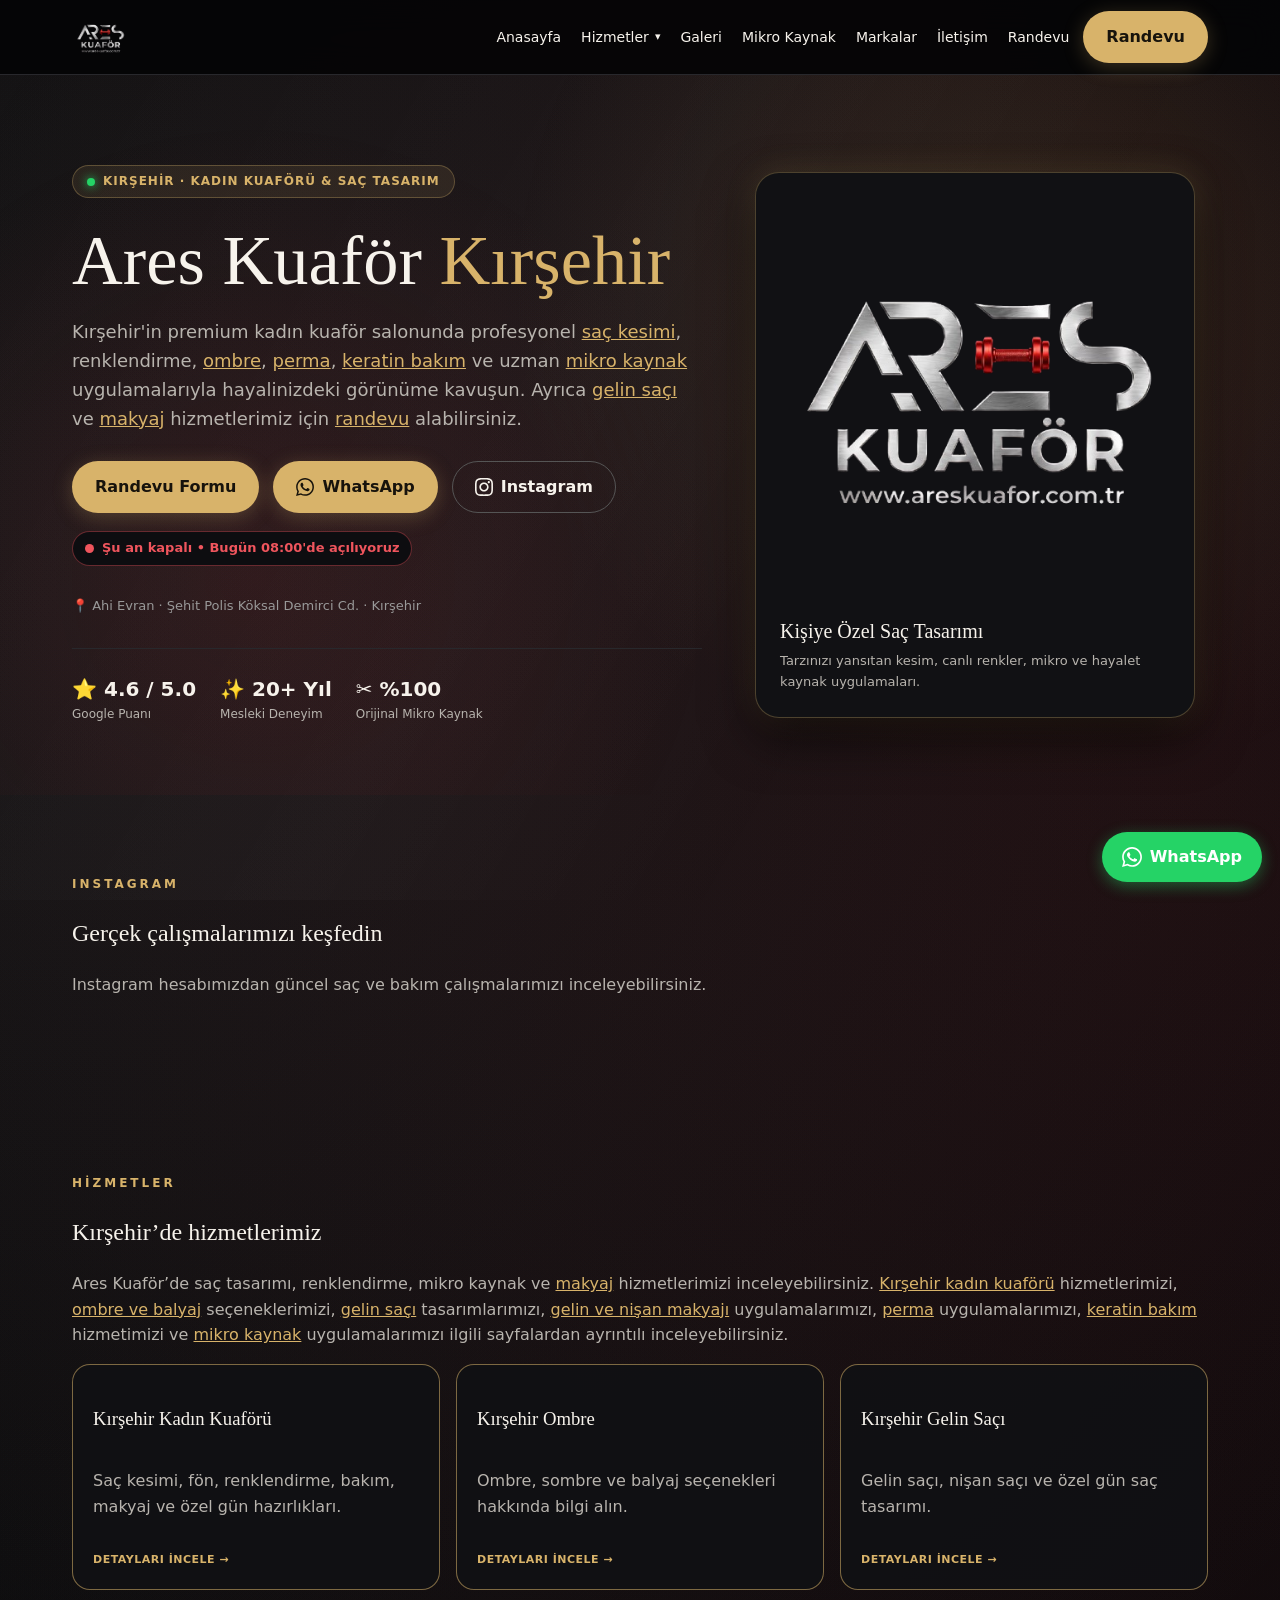
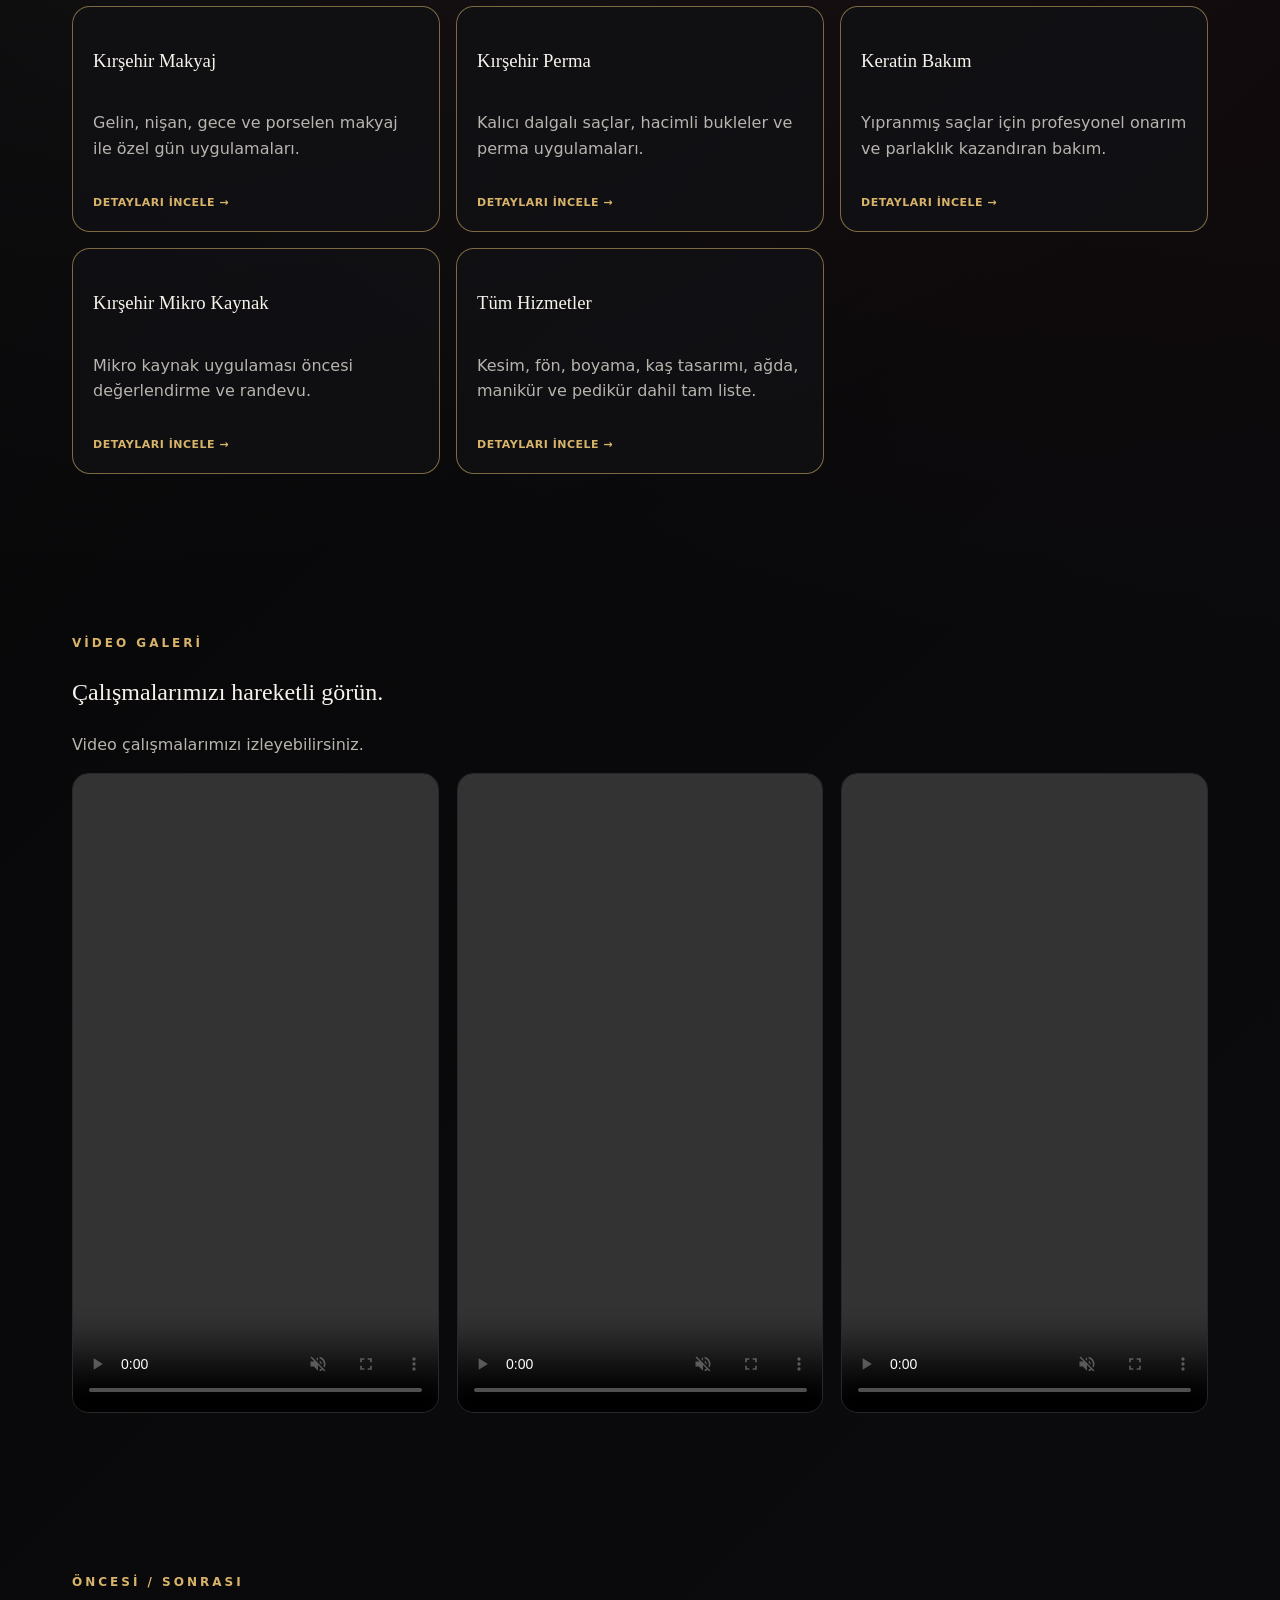
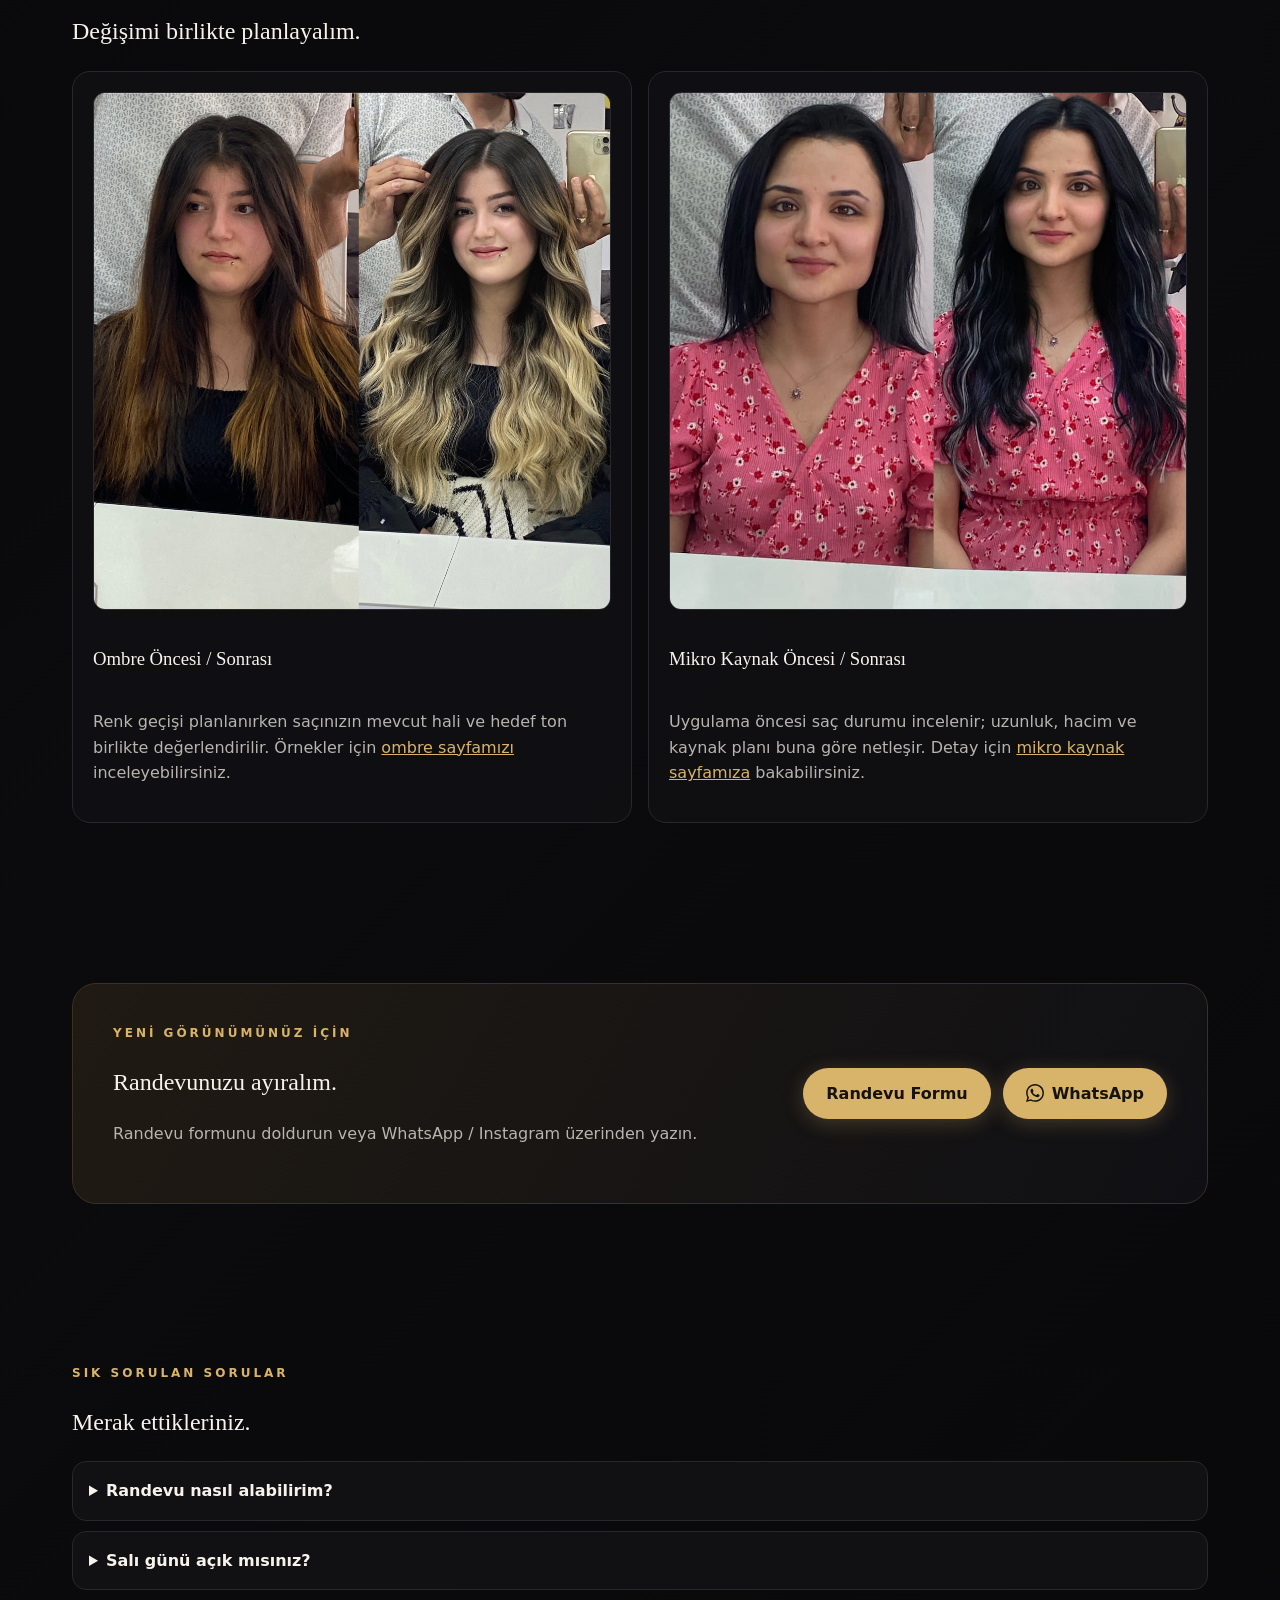
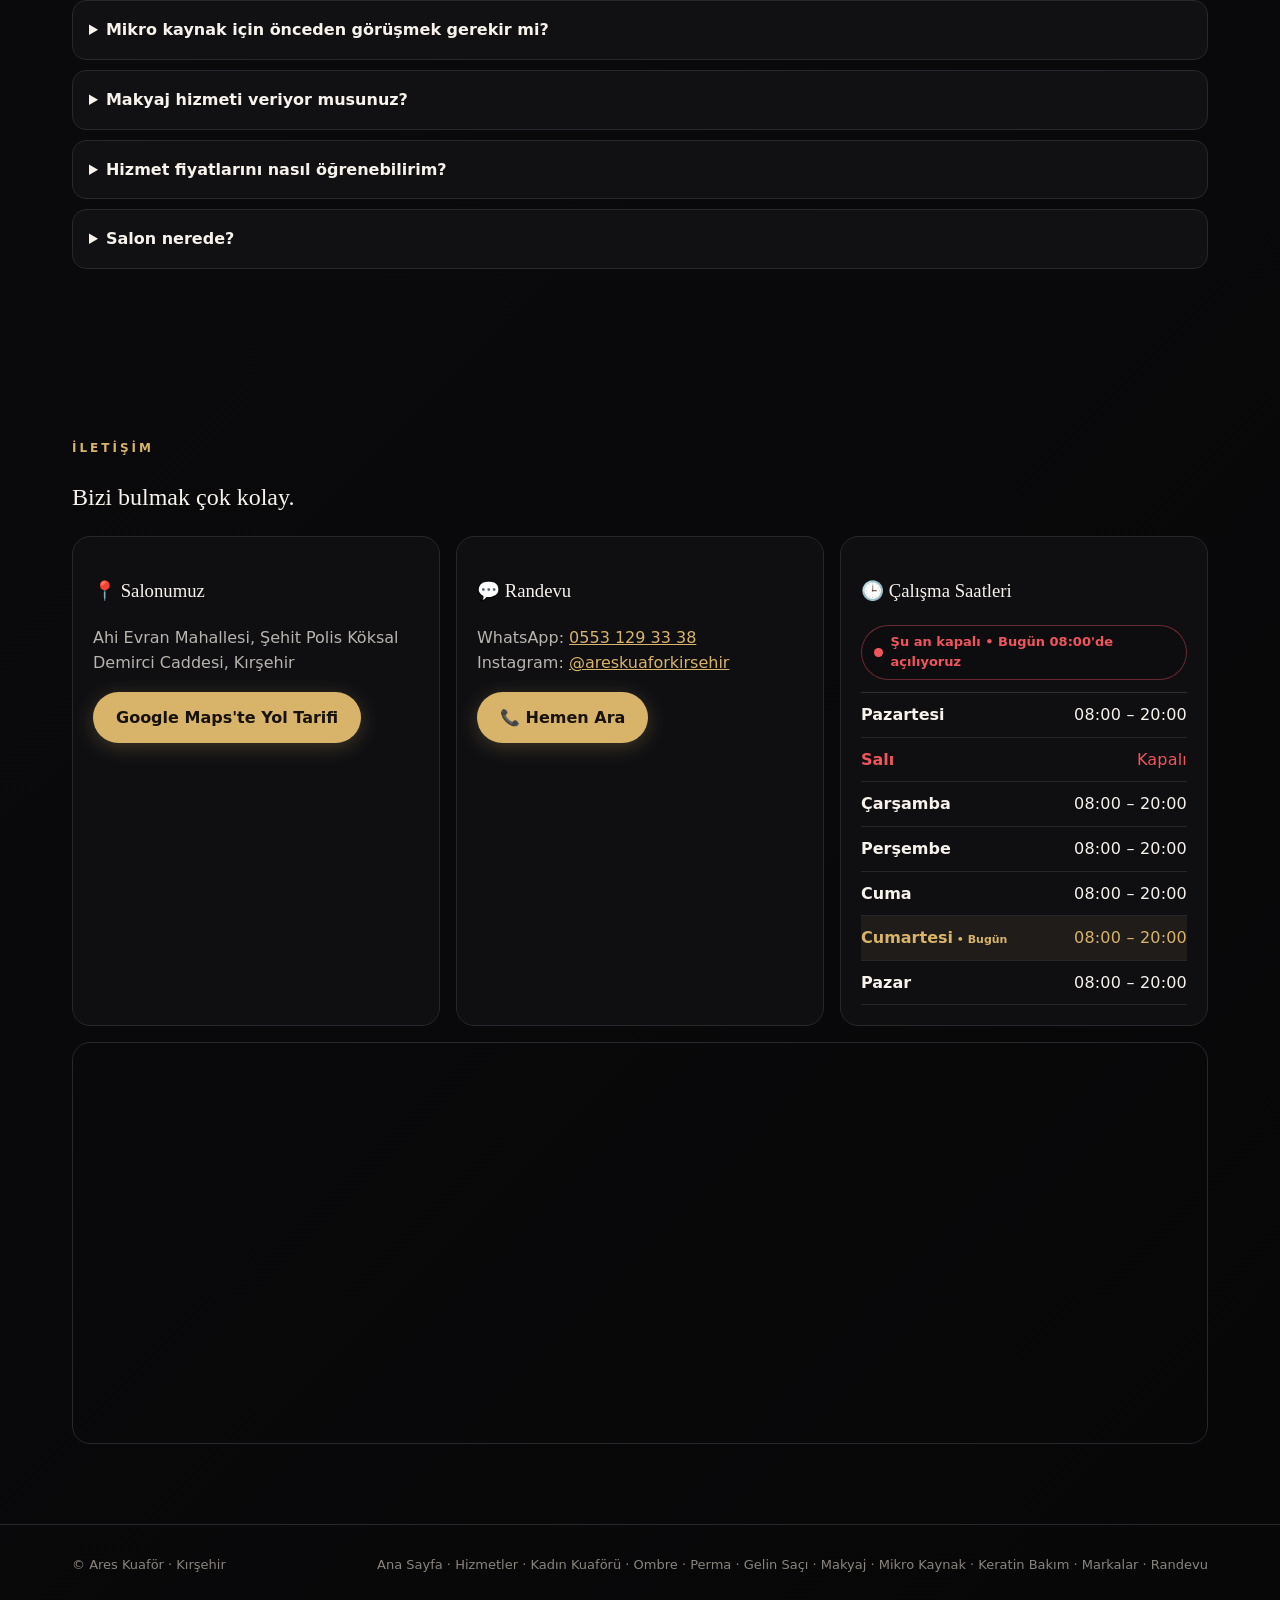
<file: index.html>
<!DOCTYPE html>
<html lang="tr">
<head>
<meta charset="utf-8"/>
<meta content="width=device-width,initial-scale=1" name="viewport"/>
<meta property="og:type" content="website"/>
<meta property="og:locale" content="tr_TR"/>
<meta property="og:title" content="Kırşehir Kuaför | Ares Kadın Kuaförü ve Saç Tasarım"/>
<meta property="og:description" content="Ares Kuaför Kırşehir; saç kesimi ve şekillendirme, renklendirme, saç bakımı, mikro kaynak, gelin saçı, makyaj ve manikür-pedikür hizmetleri."/>
<meta property="og:url" content="https://areskuafor.com.tr/"/>
<meta property="og:image" content="https://areskuafor.com.tr/og-image.png"/>
<meta name="twitter:card" content="summary_large_image"/>
<meta name="twitter:title" content="Kırşehir Kuaför | Ares Kadın Kuaförü ve Saç Tasarım"/>
<meta name="twitter:description" content="Ares Kuaför Kırşehir; saç kesimi ve şekillendirme, renklendirme, saç bakımı, mikro kaynak, gelin saçı, makyaj ve manikür-pedikür hizmetleri."/>
<meta name="twitter:image" content="https://areskuafor.com.tr/og-image.png"/>
<meta name="google-site-verification" content="yAbWowZcmh1I1aL2OiDjUNRV749-vcgd5mR8Zc5z5bE" />
<title>Kırşehir Kuaför | Ares Kadın Kuaförü ve Saç Tasarım</title>

<!-- Favicon ve Cihaz İkonları -->
<link rel="icon" href="/favicon.ico" sizes="any"/>
<link rel="icon" type="image/png" sizes="32x32" href="/favicon-32x32.png"/>
<link rel="apple-touch-icon" sizes="180x180" href="/apple-touch-icon.png"/>

<meta content="Ares Kuaför Kırşehir; saç kesimi ve şekillendirme, renklendirme, saç bakımı, mikro kaynak, gelin saçı, makyaj ve manikür-pedikür hizmetleri." name="description"/>
<meta content="index,follow,max-image-preview:large" name="robots"/>
<link href="https://areskuafor.com.tr/" rel="canonical"/>
<!-- Ortak menü + footer (tüm sayfalarda aynı dosyalar) -->
<link rel="stylesheet" href="/menu.css"/>
<script src="/menu.js" defer></script>

<style>
:root{--bg:#050506;--bg2:#0b0b0d;--card:#111114;--gold:#d8b36a;--gold-glow:rgba(216,179,106,0.18);--silver:#d7d9dc;--red:#a61f26;--cream:#f7f3ec;--muted:#b8b4ae;--line:#28282c}
*{box-sizing:border-box}
html{scroll-behavior:smooth;overflow-y:scroll}
body{margin:0;background:radial-gradient(circle at 8% 8%,rgba(215,217,220,.09),transparent 28%),radial-gradient(circle at 92% 12%,rgba(166,31,38,.12),transparent 26%),linear-gradient(135deg,var(--bg),var(--bg2) 55%,#070708);color:var(--cream);font-family:Inter,system-ui,-apple-system,BlinkMacSystemFont,"Segoe UI",sans-serif;line-height:1.6}
body:before{content:"";position:fixed;inset:0;pointer-events:none;background:linear-gradient(120deg,transparent 0%,rgba(255,255,255,.025) 45%,transparent 70%);z-index:-1}
a{color:inherit;text-decoration:none}
.wrap{max-width:1180px;margin:auto;padding:0 22px}
nav{position:sticky;top:0;z-index:50;background:rgba(5,5,6,.92);backdrop-filter:blur(16px);border-bottom:1px solid var(--line)}

#site-nav{min-height:75px}
#site-footer{min-height:80px}
section[id]{scroll-margin-top:90px}

.navin{height:74px;display:flex;align-items:center;justify-content:space-between;gap:14px;position:relative}
.logo{display:flex;align-items:center;z-index:60;flex-shrink:0}
.logo img{height:56px;width:auto;object-fit:contain;display:block}
.navlinks{display:flex;gap:20px;font-size:14px;align-items:center;margin-left:auto}
.navlinks a:hover{color:var(--gold)}

.btn{display:inline-flex;align-items:center;justify-content:center;gap:8px;padding:12px 22px;border-radius:999px;border:1px solid #555;font-weight:700;transition:all .25s ease;flex-shrink:0}
.btn:hover{transform:translateY(-2px)}
.gold{background:var(--gold);color:#17130c!important;border-color:transparent;box-shadow:0 4px 20px rgba(216,179,106,0.25)}
.gold:hover{background:#e3bf79;box-shadow:0 6px 25px rgba(216,179,106,0.4)}
.menu-btn{display:none;margin-left:auto;position:relative;z-index:70;background:transparent;border:1px solid #4a4a4d;color:var(--cream);width:44px;height:44px;border-radius:10px;font-size:23px;cursor:pointer}
.mobile-menu{display:none}
.mobile-menu.open{display:flex;flex-direction:column;padding:10px 22px 18px;border-top:1px solid var(--line);background:#070708}
.mobile-menu a{padding:11px 0;border-bottom:1px solid #222}

.hero{padding:90px 0 70px;position:relative;overflow:hidden;background:radial-gradient(circle at 80% 30%,rgba(216,179,106,.12),transparent 45%),radial-gradient(circle at 20% 70%,rgba(166,31,38,.12),transparent 40%)}
.hero-grid{display:grid;grid-template-columns:1.15fr .85fr;gap:40px;align-items:center}
.badge-pill{display:inline-flex;align-items:center;gap:8px;padding:6px 14px;border-radius:999px;background:rgba(216,179,106,0.1);border:1px solid rgba(216,179,106,0.3);color:var(--gold);font-size:12px;font-weight:700;letter-spacing:1px;text-transform:uppercase;margin-bottom:16px}
.badge-dot{width:8px;height:8px;border-radius:50%;background:#25D366;box-shadow:0 0 10px #25D366}
h1,h2,h3{font-family:Georgia,serif;font-weight:500}
h1{font-size:clamp(42px,5.5vw,76px);line-height:1.05;margin:10px 0 20px}
p{color:var(--muted)}
.hero-stats{display:flex;gap:24px;margin-top:32px;padding-top:24px;border-top:1px solid var(--line)}
.stat-item{display:flex;flex-direction:column}
.stat-val{font-size:20px;font-weight:800;color:var(--cream);display:flex;align-items:center;gap:6px}
.stat-lbl{font-size:12px;color:var(--muted)}

.hero-visual{position:relative;display:flex;justify-content:center;align-items:center}
.visual-card{position:relative;width:100%;max-width:440px;border-radius:24px;overflow:hidden;border:1px solid rgba(216,179,106,0.3);background:var(--card);box-shadow:0 20px 50px rgba(0,0,0,0.6), 0 0 30px var(--gold-glow)}
.visual-card img{width:100%;height:480px;object-fit:cover;display:block;transition:transform .5s ease}
.visual-card:hover img{transform:scale(1.03)}
.visual-overlay{position:absolute;bottom:0;left:0;right:0;padding:24px;background:linear-gradient(to top, rgba(5,5,6,0.95) 10%, transparent 100%)}
.visual-tag{display:inline-block;padding:4px 10px;background:var(--gold);color:#111;font-size:11px;font-weight:800;border-radius:6px;margin-bottom:6px;text-transform:uppercase}

section{padding:80px 0}
.grid3{display:grid;grid-template-columns:repeat(3,1fr);gap:16px}
.grid4{display:grid;grid-template-columns:repeat(4,1fr);gap:14px}
.grid5{display:grid;grid-template-columns:repeat(5,1fr);gap:12px}
.card{background:rgba(17,17,20,.92);border:1px solid var(--line);border-radius:18px;padding:20px}
.service-card{position:relative;display:flex;flex-direction:column;min-height:210px;border-color:rgba(216,179,106,.55);transition:transform .22s ease,border-color .22s ease,box-shadow .22s ease,background .22s ease}
.service-card h3{color:var(--cream);transition:color .2s ease}
.service-card::after{content:"DETAYLARI İNCELE  →";display:inline-flex;align-items:center;align-self:flex-start;margin-top:auto;padding-top:16px;color:var(--gold);font-size:11px;font-weight:800;letter-spacing:.5px}
.service-card:focus-visible{outline:3px solid var(--gold);outline-offset:4px}
@media(hover:hover) and (pointer:fine){
  .service-card:hover{transform:translateY(-5px);border-color:var(--gold);box-shadow:0 12px 28px rgba(216,179,106,.14);background:rgba(24,20,15,.96)}
  .service-card:hover h3{color:var(--gold)}
}
.gallery img{width:100%;height:330px;object-fit:cover;border-radius:16px;border:1px solid var(--line);display:block;transition:transform .2s,filter .2s}
.gallery a:hover img{transform:translateY(-3px);filter:brightness(1.06)}
.gallery .tile{position:relative}
.gallery .tile span{display:none}
.video-grid{display:grid;grid-template-columns:repeat(2,minmax(0,1fr));gap:20px}
.video-grid video{width:100%;aspect-ratio:16/10;object-fit:contain;border-radius:16px;border:1px solid var(--line);background:#000}
.hours-table{display:grid;grid-template-columns:1fr 130px;gap:0;border-top:1px solid #303034}
.hours-row{display:contents}
.hours-row>div{padding:9px 0;border-bottom:1px solid #26262a}
.hours-day{font-weight:700;color:var(--cream)}
.hours-time{text-align:right;font-variant-numeric:tabular-nums;letter-spacing:.2px}
.hours-row.closed .hours-day,.hours-row.closed .hours-time{color:#ef555d}
.hours-row.today>div{background:rgba(216,179,106,.08);color:var(--gold)}
.hours-row.today .hours-day::after{content:" • Bugün";font-size:11px;font-weight:600}
.contact{display:grid;grid-template-columns:repeat(3,1fr);gap:16px}
.product img{width:100%;height:300px;object-fit:contain;background:#0b0b0d;border-radius:14px 14px 0 0}
.product .body{padding:16px}
.source{font-size:12px;margin-top:20px;color:#8e877f}
.source a{text-decoration:underline;color:var(--gold)}
.faq details{background:var(--card);border:1px solid var(--line);border-radius:14px;padding:16px;margin:10px 0}
.faq summary{cursor:pointer;font-weight:700}
.cta{background:linear-gradient(120deg,#201a13,#101014);border:1px solid #3a3126;border-radius:24px;padding:40px;display:flex;justify-content:space-between;gap:25px;align-items:center}
footer{border-top:1px solid var(--line);padding:30px 0;color:#89847d;font-size:13px}
.foot{display:flex;justify-content:space-between;flex-wrap:wrap;gap:12px}
.float{position:fixed;right:18px;bottom:18px;z-index:40;background:#25D366;color:#fff;padding:12px 20px;border-radius:999px;font-weight:800;display:inline-flex;align-items:center;gap:8px;box-shadow:0 4px 15px rgba(37,211,102,0.4)}

@media(max-width:960px){
  .hero-grid{grid-template-columns:1fr;gap:35px}
  .hero-visual{order:-1;margin-bottom:10px}
  .visual-card img{height:380px}
  .navlinks{display:none}
  .menu-btn{display:block;flex:0 0 44px}
  .navin>.btn{display:none}
  .grid4,.grid5{grid-template-columns:repeat(2,1fr)}
  .grid3,.contact,.video-grid{grid-template-columns:1fr 1fr}
  .cta{display:block}
}
@media(max-width:600px){
  .grid4,.grid5,.grid3,.contact,.video-grid{grid-template-columns:1fr}
  .gallery img{height:420px}
  .hero{padding:60px 0 50px}
  h2{font-size:34px}
  .hours-table{grid-template-columns:1fr 110px}
}

.booking-grid{display:grid;grid-template-columns:1.15fr .85fr;gap:20px;align-items:stretch}
.booking-form{background:rgba(17,17,20,.92);border:1px solid var(--line);border-radius:18px;padding:25px}
.form-grid{display:grid;grid-template-columns:1fr 1fr;gap:14px}
.form-field{display:flex;flex-direction:column;gap:7px}
.form-field.full{grid-column:1/-1}
.form-field label{font-size:13px;font-weight:700;color:var(--cream)}
.form-field input,.form-field select,.form-field textarea{width:100%;border:1px solid #3a3a3f;background:#0b0b0d;color:var(--cream);border-radius:12px;padding:12px 13px;font:inherit;outline:none}
.form-field input:focus,.form-field select:focus,.form-field textarea:focus{border-color:var(--gold)}
.form-field textarea{min-height:105px;resize:vertical}
.form-note{font-size:12px;color:#8e877f;margin:12px 0 0}
.feature-list{display:grid;gap:10px;margin-top:18px}
.feature-list div{padding:13px 15px;border:1px solid var(--line);border-radius:12px;background:#0d0d10}
.feature-list strong{color:var(--gold)}
.review-cta{display:grid;grid-template-columns:1fr auto;gap:20px;align-items:center;background:linear-gradient(120deg,#151217,#0e0e10);border:1px solid var(--line);border-radius:22px;padding:30px}
.before-note{display:grid;grid-template-columns:1fr 1fr;gap:16px}
.before-note .card{min-height:170px;display:flex;flex-direction:column;justify-content:center}
@media(max-width:900px){.booking-grid{grid-template-columns:1fr}.before-note{grid-template-columns:1fr}}
@media(max-width:600px){.form-grid{grid-template-columns:1fr}.form-field.full{grid-column:auto}.review-cta{grid-template-columns:1fr}}

.video-grid{grid-template-columns:repeat(3,minmax(0,1fr));gap:18px}
.video-grid video{aspect-ratio:9/16;object-fit:cover;background:#000;max-height:640px}
@media(max-width:960px){.video-grid{grid-template-columns:repeat(2,minmax(0,1fr))}}
@media(max-width:600px){.video-grid{grid-template-columns:1fr;max-width:340px;margin:0 auto}}

.open-status{display:inline-flex;align-items:center;gap:8px;font-size:13px;font-weight:700;padding:6px 12px;border-radius:999px;border:1px solid var(--line);background:#0d0d10;margin:0 0 12px}
.open-status i{width:9px;height:9px;border-radius:50%;background:#25D366;box-shadow:0 0 8px #25D366}
.open-status.open{color:#4ade80;border-color:rgba(74,222,128,.4)}
.open-status.closed{color:#ef555d;border-color:rgba(239,85,93,.4)}
.open-status.closed i{background:#ef555d;box-shadow:none}

.map-wrap{margin-top:16px;border-radius:18px;overflow:hidden;border:1px solid var(--line)}
.map-wrap iframe{width:100%;height:400px;border:0;display:block}

.quick-action-bar{display:none}
@media(max-width:768px){
  body{padding-bottom:70px}
  .float{display:none!important}
  .quick-action-bar{
    display:flex;
    position:fixed;
    bottom:0;
    left:0;
    right:0;
    z-index:999;
    background:rgba(11,11,13,0.95);
    backdrop-filter:blur(12px);
    border-top:1px solid var(--line);
    padding:8px 12px;
    justify-content:space-around;
    align-items:center;
    box-shadow:0 -5px 25px rgba(0,0,0,0.5);
  }
  .quick-action-bar a{
    display:flex;
    flex-direction:column;
    align-items:center;
    gap:4px;
    font-size:11px;
    font-weight:600;
    color:var(--muted);
    flex:1;
    text-align:center;
  }
  .quick-action-bar svg{width:20px;height:20px}
  .quick-action-bar .action-btn-highlight{background:var(--gold);color:#111!important;padding:8px 12px;border-radius:12px;font-weight:800}
}

.before-note .card img{width:100%;height:auto;object-fit:contain;border-radius:12px;border:1px solid var(--line);display:block;margin-bottom:16px}
.before-note .card{min-height:0;justify-content:flex-start}

.visual-card img{height:auto!important;aspect-ratio:1/1;padding:12px!important;background:transparent!important}
.visual-overlay{position:static;background:none;padding:0 24px 24px}
</style>

<script type="application/ld+json">
{"@context":"https://schema.org","@type":"HairSalon","name":"Ares Kuaför","url":"https://areskuafor.com.tr/","telephone":"+905531293338","image":"https://areskuafor.com.tr/logo.png","hasMap":"https://maps.app.goo.gl/7nh9N5rrybAvzD2x8?g_st=ic","address":{"@type":"PostalAddress","streetAddress":"Ahi Evran Mahallesi, Şehit Polis Köksal Demirci Caddesi","addressLocality":"Kırşehir","addressCountry":"TR"},"sameAs":["https://www.instagram.com/areskuaforkirsehir"],"openingHoursSpecification":[{"@type":"OpeningHoursSpecification","dayOfWeek":["Monday","Wednesday","Thursday","Friday","Saturday","Sunday"],"opens":"08:00","closes":"20:00"}]}
</script>

<!-- Google Analytics -->
<script async src="https://www.googletagmanager.com/gtag/js?id=G-4QZ3QC3LW8"></script>
<script>
window.dataLayer=window.dataLayer||[];
function gtag(){dataLayer.push(arguments)}
gtag('js',new Date());gtag('config','G-4QZ3QC3LW8');
</script>
</head>
<body>

<!-- WhatsApp ikonu (tek sefer tanımlı, aşağıda tekrar kullanılıyor) -->
<svg width="0" height="0" style="position:absolute" aria-hidden="true">
  <symbol id="wa-icon" viewBox="0 0 24 24"><path d="M.057 24l1.687-6.163c-1.041-1.804-1.588-3.849-1.587-5.946.003-6.556 5.338-11.891 11.893-11.891 3.181.001 6.167 1.24 8.413 3.488 2.245 2.248 3.481 5.236 3.48 8.414-.003 6.557-5.338 11.892-11.893 11.892-1.99-.001-3.951-.5-5.688-1.448l-6.305 1.654zm6.597-3.807c1.676.995 3.276 1.591 5.392 1.592 5.448 0 9.886-4.434 9.889-9.885.002-5.462-4.415-9.89-9.881-9.892-5.452 0-9.887 4.434-9.889 9.884-.001 2.225.651 3.891 1.746 5.634l-.999 3.648 3.742-.981zm11.387-5.464c-.074-.124-.272-.198-.57-.347-.297-.149-1.758-.868-2.031-.967-.272-.099-.47-.149-.669.149-.198.297-.768.967-.941 1.165-.173.198-.347.223-.644.074-.297-.149-1.255-.462-2.39-1.475-.883-.788-1.48-1.761-1.653-2.059-.173-.297-.018-.458.13-.606.134-.133.297-.347.446-.521.151-.172.2-.296.3-.495.099-.198.05-.372-.025-.521-.075-.148-.669-1.611-.916-2.206-.242-.579-.487-.501-.669-.51l-.57-.01c-.198 0-.52.074-.792.372s-1.04 1.016-1.04 2.479 1.065 2.876 1.213 3.074c.149.198 2.095 3.2 5.076 4.487.709.306 1.263.489 1.694.626.712.226 1.36.194 1.872.118.571-.085 1.758-.719 2.006-1.413.248-.695.248-1.29.173-1.414z"/></symbol>
</svg>

<!-- ORTAK MENÜ: menu.js tarafından doldurulur -->
<nav id="site-nav" aria-label="Ana menü">
  <noscript>
    <div class="wrap" style="padding-top:14px;padding-bottom:14px;display:flex;gap:16px;flex-wrap:wrap">
      <a href="/">Anasayfa</a>
      <a href="/hizmetler.html">Hizmetler</a>
      <a href="/kadin-kuaforu.html">Kadın Kuaförü</a>
      <a href="/ombre.html">Ombre</a>
      <a href="/perma.html">Perma</a>
      <a href="/keratinbakim.html">Keratin Bakım</a>
      <a href="/mikro-kaynak.html">Mikro Kaynak</a>
      <a href="/gelin-saci.html">Gelin Saçı</a>
      <a href="/makyaj.html">Makyaj</a>
      <a href="/markalar.html">Markalar</a>
      <a href="/randevu.html">Randevu</a>
    </div>
  </noscript>
</nav>

<!-- HERO BÖLÜMÜ -->
<header class="hero">
  <div class="wrap">
    <div class="hero-grid">
      <div class="hero-content">
        <div class="badge-pill">
          <span class="badge-dot"></span> Kırşehir · Kadın Kuaförü & Saç Tasarım
        </div>
        <h1>Ares Kuaför <span style="color:var(--gold)">Kırşehir</span></h1>
        <p style="font-size:18px;line-height:1.6;margin-bottom:28px">
          Kırşehir'in premium kadın kuaför salonunda profesyonel <a href="/hizmetler.html" style="color:var(--gold); text-decoration:underline;">saç kesimi</a>, renklendirme, <a href="/ombre.html" style="color:var(--gold); text-decoration:underline;">ombre</a>, <a href="/perma.html" style="color:var(--gold); text-decoration:underline;">perma</a>, <a href="/keratinbakim.html" style="color:var(--gold); text-decoration:underline;">keratin bakım</a> ve uzman <a href="/mikro-kaynak.html" style="color:var(--gold); text-decoration:underline;">mikro kaynak</a> uygulamalarıyla hayalinizdeki görünüme kavuşun. Ayrıca <a href="/gelin-saci.html" style="color:var(--gold); text-decoration:underline;">gelin saçı</a> ve <a href="/makyaj.html" style="color:var(--gold); text-decoration:underline;">makyaj</a> hizmetlerimiz için <a href="/randevu.html" style="color:var(--gold); text-decoration:underline;">randevu</a> alabilirsiniz.
        </p>
        <div style="display:flex;gap:14px;flex-wrap:wrap;align-items:center">
          <a class="btn gold" href="/randevu.html">Randevu Formu</a>
          <a class="btn gold" href="https://wa.me/905531293338" rel="noopener" target="_blank">
            <svg width="18" height="18" fill="currentColor" aria-hidden="true"><use href="#wa-icon"/></svg>
            WhatsApp
          </a>
          <a class="btn" href="https://www.instagram.com/areskuaforkirsehir" rel="noopener" target="_blank">
            <svg width="18" height="18" viewBox="0 0 24 24" fill="currentColor"><path d="M12 2.163c3.204 0 3.584.012 4.85.07 3.252.148 4.771 1.691 4.919 4.919.058 1.265.069 1.645.069 4.849 0 3.205-.012 3.584-.069 4.849-.149 3.225-1.664 4.771-4.919 4.919-1.266.058-1.644.07-4.85.07-3.204 0-3.584-.012-4.849-.07-3.26-.149-4.771-1.699-4.919-4.92-.058-1.265-.07-1.644-.07-4.849 0-3.204.013-3.583.07-4.849.149-3.227 1.664-4.771 4.919-4.919 1.266-.057 1.645-.069 4.849-.069zm0-2.163c-3.259 0-3.667.014-4.947.072-4.358.2-6.78 2.618-6.98 6.98-.059 1.281-.073 1.689-.073 4.948 0 3.259.014 3.668.072 4.948.2 4.358 2.618 6.78 6.98 6.98 1.281.058 1.689.072 4.948.072 3.259 0 3.668-.014 4.948-.072 4.354-.2 6.782-2.618 6.979-6.98.059-1.28.073-1.689.073-4.948 0-3.259-.014-3.667-.072-4.947-.196-4.354-2.617-6.78-6.979-6.98-1.281-.059-1.69-.073-4.949-.073zm0 5.838c-3.403 0-6.162 2.759-6.162 6.162s2.759 6.163 6.162 6.163 6.162-2.759 6.162-6.163c0-3.403-2.759-6.162-6.162-6.162zm0 10.162c-2.209 0-4-1.79-4-4 0-2.209 1.791-4 4-4s4 1.791 4 4c0 2.21-1.791 4-4 4zm6.406-11.845c-.796 0-1.441.645-1.441 1.44s.645 1.44 1.441 1.44c.795 0 1.439-.645 1.439-1.44s-.644-1.44-1.439-1.44z"/></svg>
            Instagram
          </a>
        </div>

        <!-- AÇIK/KAPALI ROZETİ: sayfa altındaki script Türkiye saatine göre günceller -->
        <div class="open-status" style="margin-top:18px"><i></i> Salı kapalı • 08:00 – 20:00</div>
        <p style="margin-top:18px;font-size:13px;color:#999">📍 Ahi Evran · Şehit Polis Köksal Demirci Cd. · Kırşehir</p>

        <div class="hero-stats">
          <div class="stat-item">
            <span class="stat-val">⭐ 4.6 / 5.0</span>
            <span class="stat-lbl">Google Puanı</span>
          </div>
          <div class="stat-item">
            <span class="stat-val">✨ 20+ Yıl</span>
            <span class="stat-lbl">Mesleki Deneyim</span>
          </div>
          <div class="stat-item">
            <span class="stat-val">✂️ %100</span>
            <span class="stat-lbl">Orijinal Mikro Kaynak</span>
          </div>
        </div>
      </div>

      <div class="hero-visual">
        <div class="visual-card">
          <img src="/logo.png" alt="Ares Kuaför Kırşehir Saç Tasarımı" width="500" height="500" style="padding:40px;background:#08080a;object-fit:contain" />
          <div class="visual-overlay">
            <h3 style="margin:4px 0;font-size:20px;color:var(--cream)">Kişiye Özel Saç Tasarımı</h3>
            <p style="font-size:13px;margin:0;color:var(--muted)">Tarzınızı yansıtan kesim, canlı renkler, mikro ve hayalet kaynak uygulamaları.</p>
          </div>
        </div>
      </div>
    </div>
  </div>
</header>

<!-- İNSTAGRAM GALERİSİ: ÖNE TAŞINDI -->
<section id="galeri">
  <div class="wrap">
    <div class="kicker" style="color:var(--gold);font-size:12px;letter-spacing:3px;text-transform:uppercase;font-weight:800">Instagram</div>
    <h2>Gerçek çalışmalarımızı keşfedin</h2>
    <p>Instagram hesabımızdan güncel saç ve bakım çalışmalarımızı inceleyebilirsiniz.</p>

    <!-- CANLI INSTAGRAM AKIŞI (BEHOLD WIDGET) -->
    <behold-widget feed-id="auNu4w1EijP8wVtgxN3W"></behold-widget>
    <script>
      (() => {
        if(window.__bhldScript)return;
        window.__bhldScript=true;
        const d=document,s=d.createElement("script");
        s.type="module";
        s.src="https://w.behold.so/widget.js";
        setTimeout(()=>{d.head.append(s);},0);
      })();
    </script>
  </div>
</section>

<!-- HİZMETLER: İNSTAGRAM GALERİSİNİN YERİNE TAŞINDI -->
<section id="hizmetler">
  <div class="wrap">
    <div class="kicker" style="color:var(--gold);font-size:12px;letter-spacing:3px;text-transform:uppercase;font-weight:800">Hizmetler</div>
    <h2>Kırşehir’de hizmetlerimiz</h2>
    <p>Ares Kuaför’de saç tasarımı, renklendirme, mikro kaynak ve <a href="/makyaj.html" style="color:var(--gold);text-decoration:underline;">makyaj</a> hizmetlerimizi inceleyebilirsiniz. <a href="/kadin-kuaforu.html" style="color:var(--gold);text-decoration:underline;">Kırşehir kadın kuaförü</a> hizmetlerimizi, <a href="/ombre.html" style="color:var(--gold);text-decoration:underline;">ombre ve balyaj</a> seçeneklerimizi, <a href="/gelin-saci.html" style="color:var(--gold);text-decoration:underline;">gelin saçı</a> tasarımlarımızı, <a href="/makyaj.html" style="color:var(--gold);text-decoration:underline;">gelin ve nişan makyajı</a> uygulamalarımızı, <a href="/perma.html" style="color:var(--gold);text-decoration:underline;">perma</a> uygulamalarımızı, <a href="/keratinbakim.html" style="color:var(--gold);text-decoration:underline;">keratin bakım</a> hizmetimizi ve <a href="/mikro-kaynak.html" style="color:var(--gold);text-decoration:underline;">mikro kaynak</a> uygulamalarımızı ilgili sayfalardan ayrıntılı inceleyebilirsiniz.</p>
    <div class="grid3">
      <a class="card service-card" href="/kadin-kuaforu.html"><h3>Kırşehir Kadın Kuaförü</h3><p>Saç kesimi, fön, renklendirme, bakım, makyaj ve özel gün hazırlıkları.</p></a>
      <a class="card service-card" href="/ombre.html"><h3>Kırşehir Ombre</h3><p>Ombre, sombre ve balyaj seçenekleri hakkında bilgi alın.</p></a>
      <a class="card service-card" href="/gelin-saci.html"><h3>Kırşehir Gelin Saçı</h3><p>Gelin saçı, nişan saçı ve özel gün saç tasarımı.</p></a>
      <a class="card service-card" href="/makyaj.html"><h3>Kırşehir Makyaj</h3><p>Gelin, nişan, gece ve porselen makyaj ile özel gün uygulamaları.</p></a>
      <a class="card service-card" href="/perma.html"><h3>Kırşehir Perma</h3><p>Kalıcı dalgalı saçlar, hacimli bukleler ve perma uygulamaları.</p></a>
      <a class="card service-card" href="/keratinbakim.html"><h3>Keratin Bakım</h3><p>Yıpranmış saçlar için profesyonel onarım ve parlaklık kazandıran bakım.</p></a>
      <a class="card service-card" href="/mikro-kaynak.html"><h3>Kırşehir Mikro Kaynak</h3><p>Mikro kaynak uygulaması öncesi değerlendirme ve randevu.</p></a>
      <a class="card service-card" href="/hizmetler.html"><h3>Tüm Hizmetler</h3><p>Kesim, fön, boyama, kaş tasarımı, ağda, manikür ve pedikür dahil tam liste.</p></a>
    </div>
  </div>
</section>

<!-- VİDEO GALERİSİ -->
<section id="video-galeri">
  <div class="wrap">
    <div class="kicker" style="color:var(--gold);font-size:12px;letter-spacing:3px;text-transform:uppercase;font-weight:800">Video Galeri</div>
    <h2>Çalışmalarımızı hareketli görün.</h2>
    <p>Video çalışmalarımızı izleyebilirsiniz.</p>
    <div class="video-grid">
      <video controls muted playsinline preload="metadata" src="/IMG_4454.mp4#t=0.1" title="Ares Kuaför Kırşehir saç çalışması videosu 1"></video>
      <video controls muted playsinline preload="metadata" src="/IMG_5891.mp4#t=0.1" title="Ares Kuaför Kırşehir saç çalışması videosu 2"></video>
      <video controls muted playsinline preload="metadata" src="/IMG_5900.mp4#t=0.1" title="Ares Kuaför Kırşehir saç çalışması videosu 3"></video>
    </div>
  </div>
</section>

<section id="oncesi-sonrasi">
  <div class="wrap">
    <div class="kicker" style="color:var(--gold);font-size:12px;letter-spacing:3px;text-transform:uppercase;font-weight:800">Öncesi / Sonrası</div>
    <h2>Değişimi birlikte planlayalım.</h2>
    <div class="before-note">
      <div class="card">
        <img src="/ombreoncesisonrasi.JPG" alt="Ares Kuaför Kırşehir ombre öncesi ve sonrası saç çalışması" loading="lazy">
        <h3>Ombre Öncesi / Sonrası</h3>
        <p>Renk geçişi planlanırken saçınızın mevcut hali ve hedef ton birlikte değerlendirilir. Örnekler için <a href="/ombre.html" style="color:var(--gold);text-decoration:underline;">ombre sayfamızı</a> inceleyebilirsiniz.</p>
      </div>
      <div class="card">
        <img src="/mikro-kaynak-oncesi.jpg" alt="Ares Kuaför Kırşehir mikro kaynak öncesi saç değerlendirmesi" loading="lazy">
        <h3>Mikro Kaynak Öncesi / Sonrası</h3>
        <p>Uygulama öncesi saç durumu incelenir; uzunluk, hacim ve kaynak planı buna göre netleşir. Detay için <a href="/mikro-kaynak.html" style="color:var(--gold);text-decoration:underline;">mikro kaynak sayfamıza</a> bakabilirsiniz.</p>
      </div>
    </div>
  </div>
</section>

<section>
  <div class="wrap">
    <div class="cta">
      <div>
        <div class="kicker" style="color:var(--gold);font-size:12px;letter-spacing:3px;text-transform:uppercase;font-weight:800">Yeni görünümünüz için</div>
        <h2>Randevunuzu ayıralım.</h2>
        <p>Randevu formunu doldurun veya WhatsApp / Instagram üzerinden yazın.</p>
      </div>
      <div style="display:flex;gap:12px;flex-wrap:wrap">
        <a class="btn gold" href="/randevu.html">Randevu Formu</a>
        <a class="btn gold" href="https://wa.me/905531293338" rel="noopener" target="_blank">
          <svg width="18" height="18" fill="currentColor" aria-hidden="true"><use href="#wa-icon"/></svg>
          WhatsApp
        </a>
      </div>
    </div>
  </div>
</section>

<section id="sss">
  <div class="wrap faq">
    <div class="kicker" style="color:var(--gold);font-size:12px;letter-spacing:3px;text-transform:uppercase;font-weight:800">Sık Sorulan Sorular</div>
    <h2>Merak ettikleriniz.</h2>
    <details><summary>Randevu nasıl alabilirim?</summary><p><a href="/randevu.html" style="color:var(--gold);text-decoration:underline;">Randevu formunu</a> doldurup WhatsApp'tan talebinizi gönderebilirsiniz. Randevu, salon tarafından onaylandığında kesinleşir.</p></details>
    <details><summary>Salı günü açık mısınız?</summary><p>Hayır. Salı günleri kapalıyız. Diğer günler 08:00 – 20:00 arasında hizmet veriyoruz.</p></details>
    <details><summary>Mikro kaynak için önceden görüşmek gerekir mi?</summary><p>Saçınızın mevcut durumu ve istediğiniz görünüm hakkında ön bilgi almak, uygulamanın planlanmasına yardımcı olur.</p></details>
    <details><summary>Makyaj hizmeti veriyor musunuz?</summary><p>Evet. Gelin, nişan, gece ve porselen makyaj ile günlük makyaj uygulamaları yapıyoruz. Ayrıntılar için <a href="/makyaj.html" style="color:var(--gold);text-decoration:underline;">makyaj sayfamızı</a> inceleyebilirsiniz.</p></details>
    <details><summary>Hizmet fiyatlarını nasıl öğrenebilirim?</summary><p>İşlemin türü ve saçın mevcut durumuna göre değişebileceğinden güncel bilgi için WhatsApp üzerinden iletişime geçebilirsiniz.</p></details>
    <details><summary>Salon nerede?</summary><p>Ahi Evran Mahallesi, Şehit Polis Köksal Demirci Caddesi, Kırşehir.</p></details>
  </div>
</section>

<section id="iletisim">
  <div class="wrap">
    <div class="kicker" style="color:var(--gold);font-size:12px;letter-spacing:3px;text-transform:uppercase;font-weight:800">İletişim</div>
    <h2>Bizi bulmak çok kolay.</h2>
    <div class="contact">
      <div class="card">
        <h3>📍 Salonumuz</h3>
        <p>Ahi Evran Mahallesi, Şehit Polis Köksal Demirci Caddesi, Kırşehir</p>
        <a class="btn gold" href="https://maps.app.goo.gl/7nh9N5rrybAvzD2x8?g_st=ic" rel="noopener" target="_blank">Google Maps'te Yol Tarifi</a>
      </div>
      <div class="card">
        <h3>💬 Randevu</h3>
        <p>WhatsApp: <a href="https://wa.me/905531293338" rel="noopener" target="_blank" style="color:var(--gold);text-decoration:underline">0553 129 33 38</a><br/>Instagram: <a href="https://www.instagram.com/areskuaforkirsehir" rel="noopener" target="_blank" style="color:var(--gold);text-decoration:underline">@areskuaforkirsehir</a></p>
        <a class="btn gold" href="tel:+905531293338">📞 Hemen Ara</a>
      </div>
      <div class="card hours">
        <h3>🕒 Çalışma Saatleri</h3>
        <!-- AÇIK/KAPALI ROZETİ: sayfa altındaki script Türkiye saatine göre günceller -->
        <div class="open-status"><i></i> Salı kapalı • 08:00 – 20:00</div>
        <div aria-label="Çalışma saatleri" class="hours-table">
          <div class="hours-row"><div class="hours-day">Pazartesi</div><div class="hours-time">08:00 – 20:00</div></div>
          <div class="hours-row closed"><div class="hours-day">Salı</div><div class="hours-time">Kapalı</div></div>
          <div class="hours-row"><div class="hours-day">Çarşamba</div><div class="hours-time">08:00 – 20:00</div></div>
          <div class="hours-row"><div class="hours-day">Perşembe</div><div class="hours-time">08:00 – 20:00</div></div>
          <div class="hours-row"><div class="hours-day">Cuma</div><div class="hours-time">08:00 – 20:00</div></div>
          <div class="hours-row"><div class="hours-day">Cumartesi</div><div class="hours-time">08:00 – 20:00</div></div>
          <div class="hours-row"><div class="hours-day">Pazar</div><div class="hours-time">08:00 – 20:00</div></div>
        </div>
      </div>
    </div>
    <div class="map-wrap">
      <iframe title="Ares Kuaför Kırşehir harita" loading="lazy" referrerpolicy="no-referrer-when-downgrade" allowfullscreen
        src="https://www.google.com/maps?q=Ahi+Evran+Mahallesi+%C5%9Eehit+Polis+K%C3%B6ksal+Demirci+Caddesi+K%C4%B1r%C5%9Fehir&hl=tr&z=17&output=embed"></iframe>
    </div>
  </div>
</section>

<!-- ORTAK FOOTER -->
<footer id="site-footer">
  <noscript>
    <div class="wrap foot">
      <div>© Ares Kuaför · Kırşehir</div>
      <div><a href="/">Ana Sayfa</a> · <a href="/hizmetler.html">Hizmetler</a> · <a href="/perma.html">Perma</a> · <a href="/keratinbakim.html">Keratin Bakım</a> · <a href="/mikro-kaynak.html">Mikro Kaynak</a> · <a href="/makyaj.html">Makyaj</a> · <a href="/randevu.html">Randevu</a></div>
    </div>
  </noscript>
</footer>

<a class="float" href="https://wa.me/905531293338" rel="noopener" target="_blank">
  <svg width="20" height="20" fill="currentColor" aria-hidden="true"><use href="#wa-icon"/></svg>
  WhatsApp
</a>

<!-- AÇIK / KAPALI DURUMU: Türkiye saatine (Europe/Istanbul) göre hesaplanır.
     Çalışma saatleri değişirse sadece ilk 3 satırı düzenleyin. -->
<script>
(function () {
  var OPEN_MIN   = 8 * 60;    // 08:00
  var CLOSE_MIN  = 20 * 60;   // 20:00
  var CLOSED_DAY = 2;         // Kapalı gün: 0=Pazar, 1=Pazartesi, 2=Salı ...

  var DAY_IDX = { Sun: 0, Mon: 1, Tue: 2, Wed: 3, Thu: 4, Fri: 5, Sat: 6 };
  var DAY_NAMES = ['Pazar', 'Pazartesi', 'Salı', 'Çarşamba', 'Perşembe', 'Cuma', 'Cumartesi'];

  var fmt;
  try {
    fmt = new Intl.DateTimeFormat('en-GB', {
      timeZone: 'Europe/Istanbul',
      weekday: 'short',
      hour: '2-digit',
      minute: '2-digit',
      hourCycle: 'h23'
    });
  } catch (e) { fmt = null; }

  function nowTR() {
    if (!fmt) {
      var d = new Date();
      return { day: d.getDay(), h: d.getHours(), m: d.getMinutes() };
    }
    var p = {};
    fmt.formatToParts(new Date()).forEach(function (x) { p[x.type] = x.value; });
    return { day: DAY_IDX[p.weekday], h: parseInt(p.hour, 10) % 24, m: parseInt(p.minute, 10) };
  }

  function nextOpenDay(day) {
    var n = (day + 1) % 7;
    if (n === CLOSED_DAY) n = (n + 1) % 7;
    return n;
  }

  function update() {
    var t = nowTR();
    var mins = t.h * 60 + t.m;
    var isOpen = t.day !== CLOSED_DAY && mins >= OPEN_MIN && mins < CLOSE_MIN;
    var text;

    if (isOpen) {
      text = (CLOSE_MIN - mins <= 60)
        ? 'Şu an açık • 20:00\'ye kadar'
        : 'Şu an açık • 08:00 – 20:00';
    } else if (t.day === CLOSED_DAY) {
      text = 'Bugün kapalıyız • Yarın 08:00\'de açılıyoruz';
    } else if (mins < OPEN_MIN) {
      text = 'Şu an kapalı • Bugün 08:00\'de açılıyoruz';
    } else {
      var n = nextOpenDay(t.day);
      var label = (n === (t.day + 1) % 7) ? 'Yarın' : DAY_NAMES[n];
      text = 'Şu an kapalı • ' + label + ' 08:00\'de açılıyoruz';
    }

    var badges = document.querySelectorAll('.open-status');
    for (var i = 0; i < badges.length; i++) {
      badges[i].classList.toggle('open', isOpen);
      badges[i].classList.toggle('closed', !isOpen);
      badges[i].innerHTML = '<i></i> ' + text;
    }

    // Çalışma saatleri tablosunda bugünü vurgula (Pazartesi = ilk satır)
    var rows = document.querySelectorAll('.hours-row');
    var todayIdx = (t.day + 6) % 7;
    for (var j = 0; j < rows.length; j++) {
      rows[j].classList.toggle('today', j === todayIdx);
    }
  }

  update();
  setInterval(update, 60000);
  document.addEventListener('visibilitychange', function () {
    if (!document.hidden) update();
  });
})();
</script>
</body>
</html>
</file>
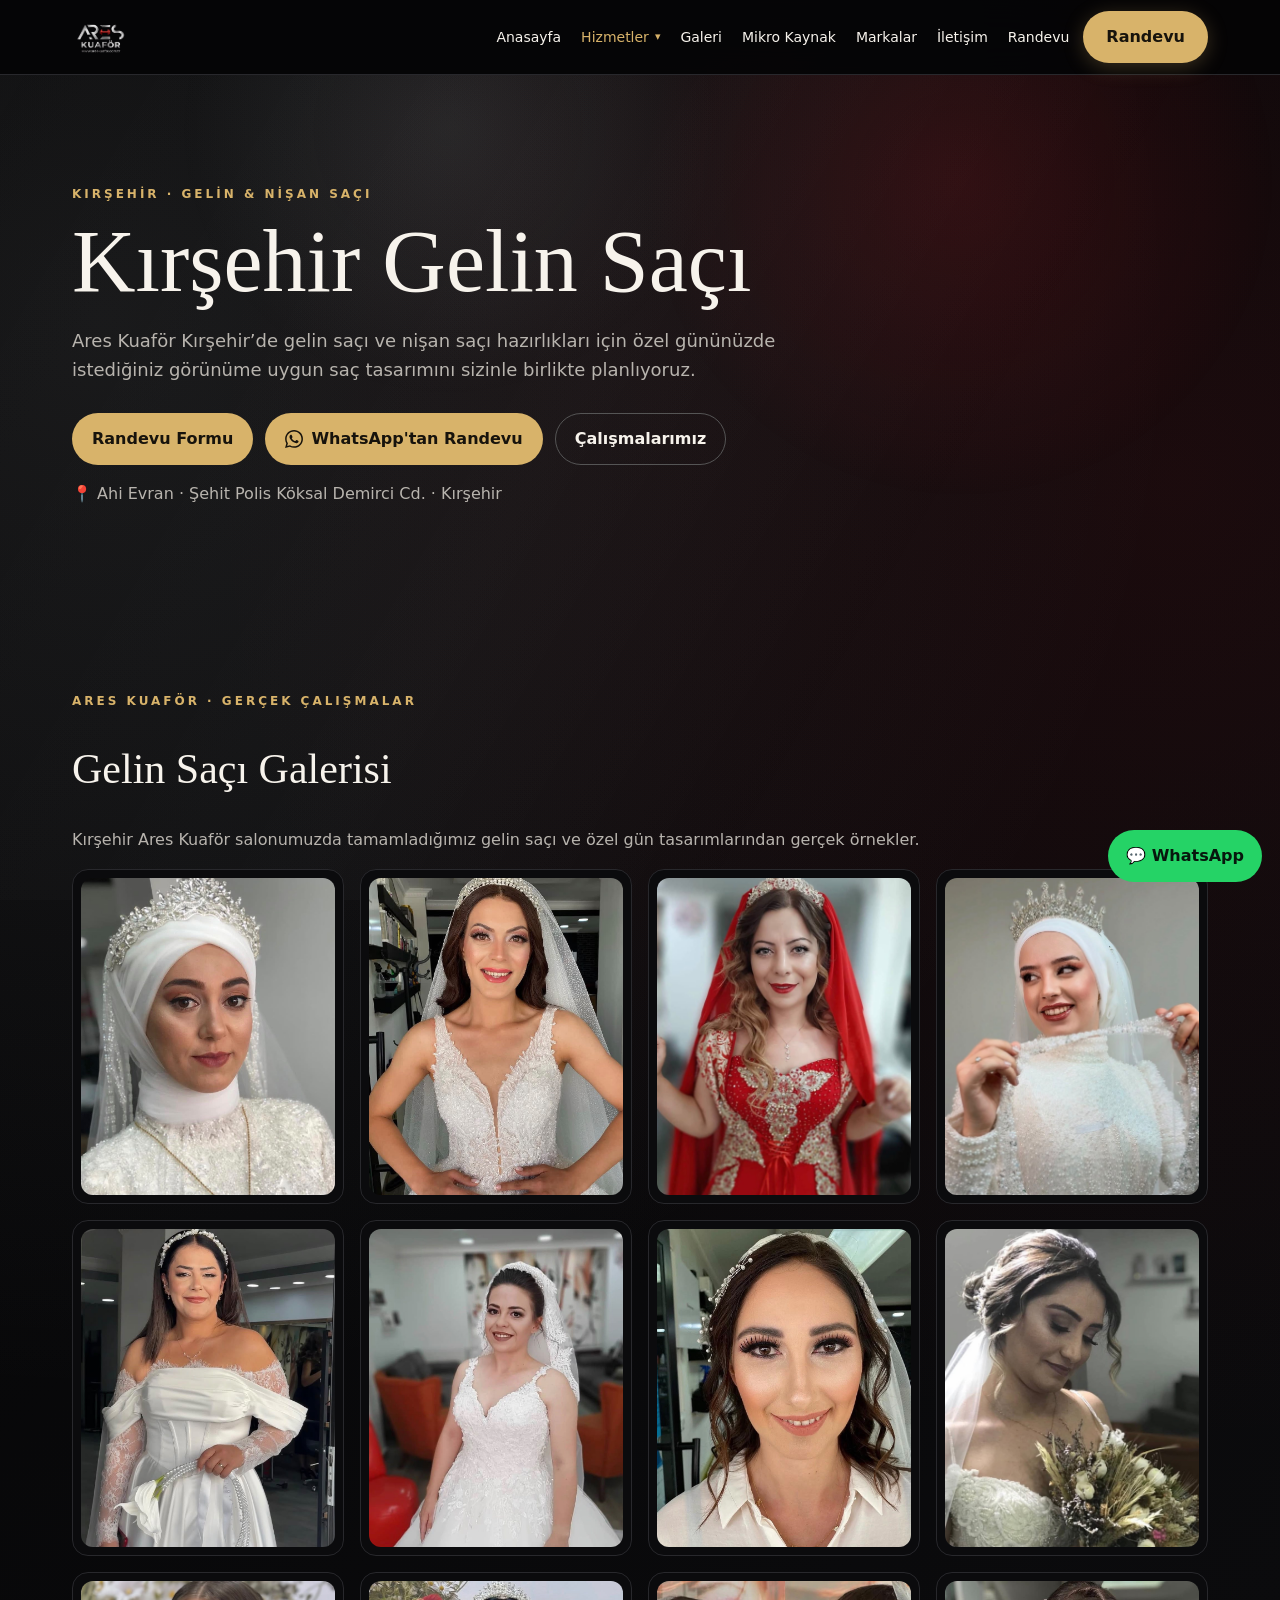
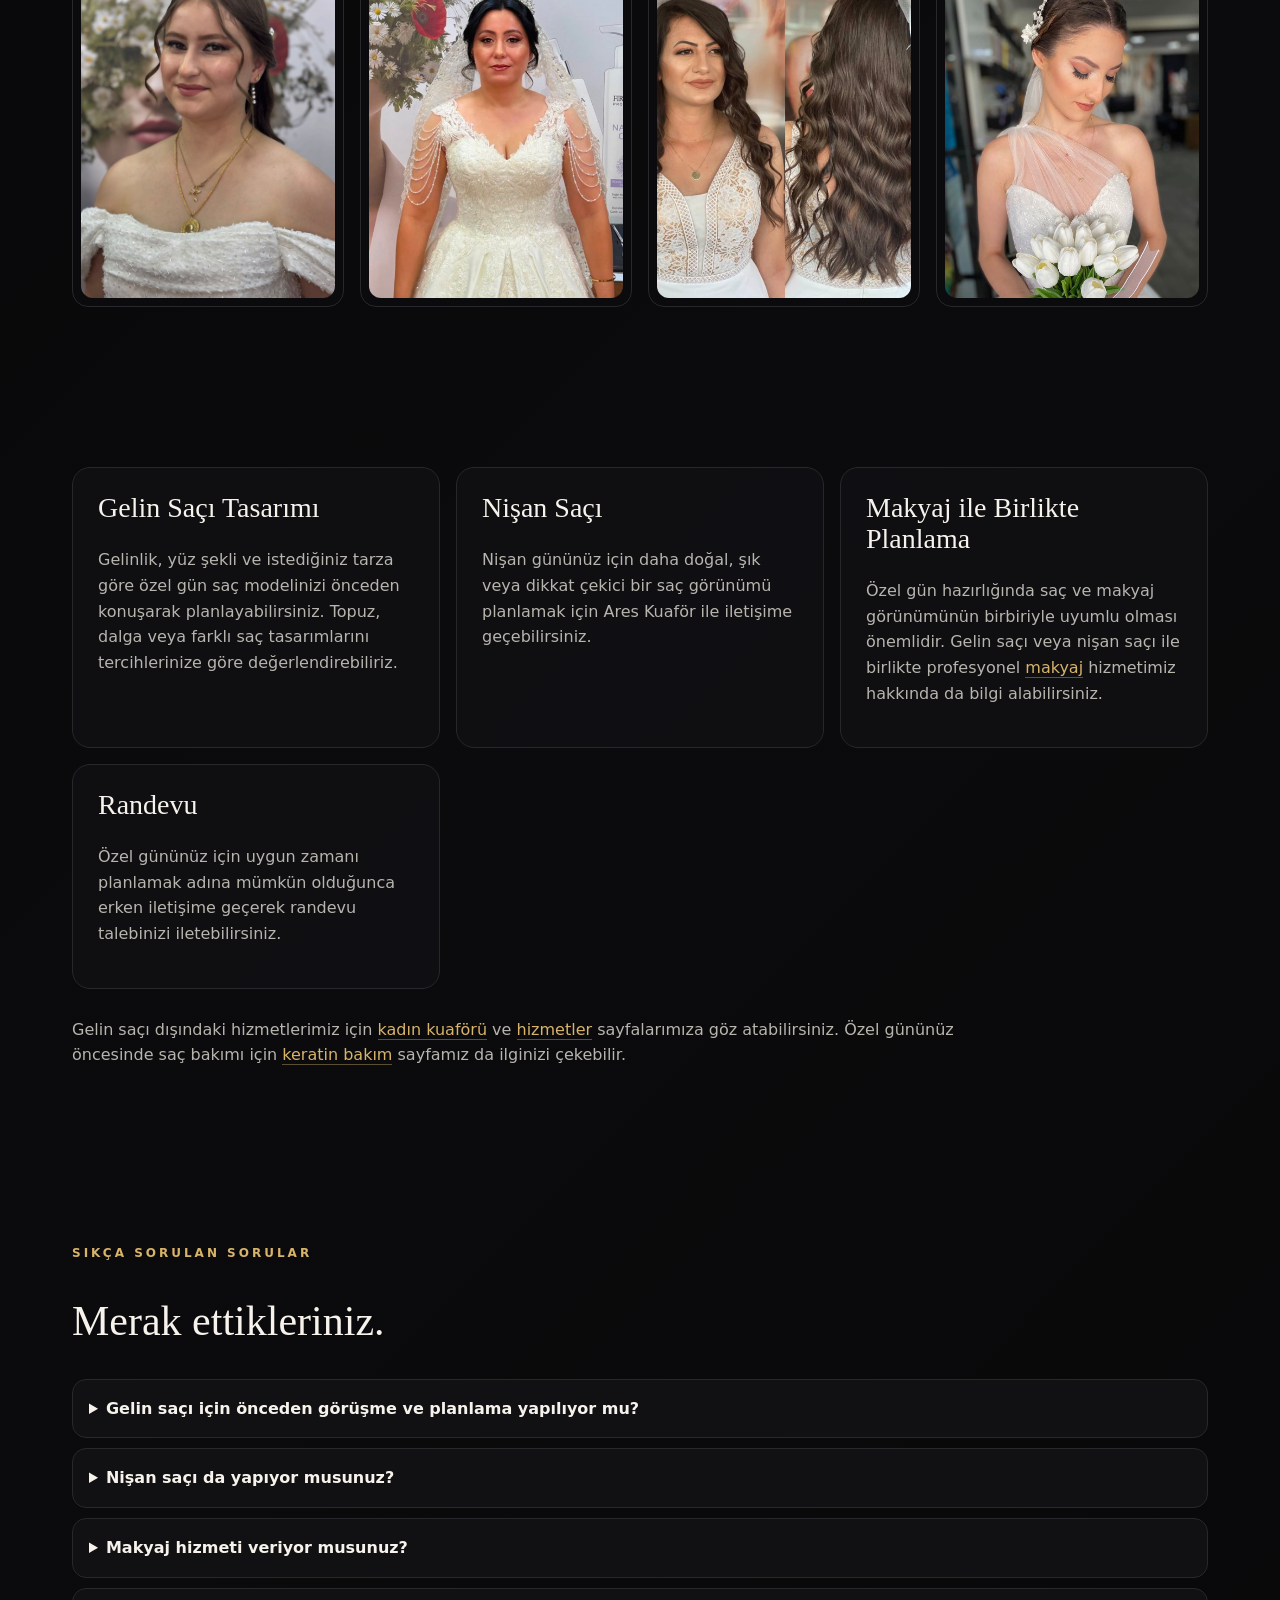
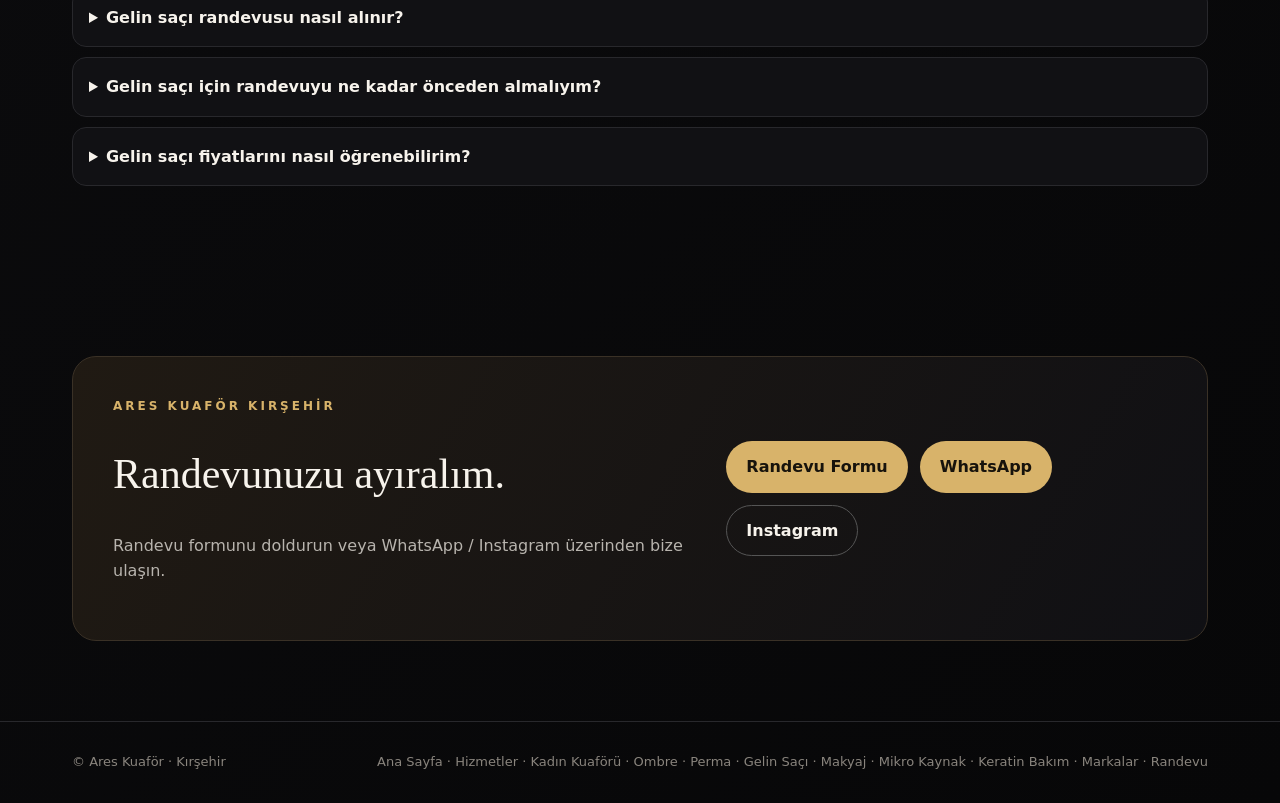
<file: gelin-saci.html>
<!DOCTYPE html>
<html lang="tr">
<head>
<meta charset="utf-8">
<meta name="viewport" content="width=device-width,initial-scale=1">
<title>Kırşehir Gelin Saçı | Ares Kuaför</title>
<meta name="description" content="Kırşehir gelin saçı ve nişan saçı için Ares Kuaför. Özel gününüz için istediğiniz saç modelini ve makyajı birlikte planlayın, randevunuzu oluşturun.">
<meta name="robots" content="index,follow,max-image-preview:large">
<link rel="canonical" href="https://areskuafor.com.tr/gelin-saci.html">
<link rel="icon" href="/favicon.ico" sizes="any">
<link rel="icon" type="image/png" sizes="32x32" href="/favicon-32x32.png">
<link rel="apple-touch-icon" sizes="180x180" href="/apple-touch-icon.png">
 
<!-- Sosyal paylaşım etiketleri -->
<meta property="og:type" content="website">
<meta property="og:locale" content="tr_TR">
<meta property="og:site_name" content="Ares Kuaför">
<meta property="og:title" content="Kırşehir Gelin Saçı | Ares Kuaför">
<meta property="og:description" content="Gelin saçı, nişan saçı ve özel gün hazırlıkları için Ares Kuaför Kırşehir. Gerçek çalışmalarımızı inceleyin, randevunuzu oluşturun.">
<meta property="og:url" content="https://areskuafor.com.tr/gelin-saci.html">
<meta property="og:image" content="https://areskuafor.com.tr/og-image.png">
<meta name="twitter:card" content="summary_large_image">
<meta name="twitter:title" content="Kırşehir Gelin Saçı | Ares Kuaför">
<meta name="twitter:description" content="Gelin saçı, nişan saçı ve özel gün hazırlıkları için Ares Kuaför Kırşehir. Gerçek çalışmalarımızı inceleyin, randevunuzu oluşturun.">
<meta name="twitter:image" content="https://areskuafor.com.tr/og-image.png">
 
<!-- Ortak menü + footer (tüm sayfalarda aynı dosyalar) -->
<link rel="stylesheet" href="/menu.css">
<script src="/menu.js" defer></script>
 
<style>
:root{--bg:#050506;--bg2:#0b0b0d;--card:#111114;--gold:#d8b36a;--silver:#d7d9dc;--red:#a61f26;--cream:#f7f3ec;--muted:#b8b4ae;--line:#28282c}
*{box-sizing:border-box}
html{scroll-behavior:smooth;overflow-y:scroll}
body{margin:0;background:radial-gradient(circle at 8% 8%,rgba(215,217,220,.09),transparent 28%),radial-gradient(circle at 92% 12%,rgba(166,31,38,.12),transparent 26%),linear-gradient(135deg,var(--bg),var(--bg2) 55%,#070708);color:var(--cream);font-family:Inter,system-ui,-apple-system,BlinkMacSystemFont,"Segoe UI",sans-serif;line-height:1.6}
body:before{content:"";position:fixed;inset:0;pointer-events:none;background:linear-gradient(120deg,transparent 0%,rgba(255,255,255,.025) 45%,transparent 70%);z-index:-1}
a{color:inherit;text-decoration:none}
.wrap{max-width:1180px;margin:auto;padding:0 22px}
#site-nav{min-height:75px}
#site-footer{min-height:80px}
section[id]{scroll-margin-top:90px}
.btn{display:inline-flex;align-items:center;justify-content:center;gap:8px;padding:12px 19px;border-radius:999px;border:1px solid #555;font-weight:700}
.gold{background:var(--gold);color:#17130c!important;border-color:transparent}
.hero{padding:110px 0 90px;background:radial-gradient(circle at 75% 20%,rgba(166,31,38,.18),transparent 30%),radial-gradient(circle at 35% 10%,rgba(215,217,220,.09),transparent 28%)}
.kicker{color:var(--gold);font-size:12px;letter-spacing:3px;text-transform:uppercase;font-weight:800}
h1,h2,h3{font-family:Georgia,serif;font-weight:500}
h1{font-size:clamp(46px,7vw,88px);line-height:.98;margin:15px 0 22px}
h2{font-size:42px;line-height:1.1}
p{color:var(--muted)}
section{padding:80px 0}
.grid3{display:grid;grid-template-columns:repeat(3,1fr);gap:16px}
.grid4{display:grid;grid-template-columns:repeat(4,1fr);gap:14px}
.card{background:rgba(17,17,20,.92);border:1px solid var(--line);border-radius:18px;padding:25px}
.card h3{font-size:24px;margin:8px 0}
.hours-table{display:grid;grid-template-columns:1fr 130px;gap:0;border-top:1px solid #303034}
.hours-row{display:contents}
.hours-row>div{padding:9px 0;border-bottom:1px solid #26262a}
.hours-day{font-weight:700;color:var(--cream)}
.hours-time{text-align:right;font-variant-numeric:tabular-nums;letter-spacing:.2px}
.hours-row.closed .hours-day,.hours-row.closed .hours-time{color:#ef555d}
.contact{display:grid;grid-template-columns:repeat(3,1fr);gap:16px}
.product img{width:100%;height:300px;object-fit:contain;background:#0b0b0d;border-radius:14px 14px 0 0}
.product .body{padding:16px}
.source{font-size:12px;margin-top:20px;color:#8e877f}
.source a{text-decoration:underline;color:var(--gold)}
.faq details{background:var(--card);border:1px solid var(--line);border-radius:14px;padding:16px;margin:10px 0}
.faq summary{cursor:pointer;font-weight:700}
.cta{background:linear-gradient(120deg,#201a13,#101014);border:1px solid #3a3126;border-radius:24px;padding:40px;display:flex;justify-content:space-between;gap:25px;align-items:center}
.float{position:fixed;right:18px;bottom:18px;z-index:40;background:#25D366;color:#07170d;padding:13px 18px;border-radius:999px;font-weight:800}
.txt-link{color:var(--gold);border-bottom:1px solid rgba(216,179,106,.4)}
.txt-link:hover{border-bottom-color:var(--gold)}
.more-links{margin-top:28px;max-width:900px}
@media(max-width:900px){.grid4{grid-template-columns:repeat(2,1fr)}.grid3,.contact{grid-template-columns:1fr 1fr}.cta{display:block}}
@media(max-width:600px){.grid4,.grid3,.contact{grid-template-columns:1fr}.hero{padding:80px 0}h2{font-size:34px}.hours-table{grid-template-columns:1fr 110px}}
 
/* Gerçek 12'li Görsel Galerisi */
.real-gallery{display:grid;grid-template-columns:repeat(4,minmax(0,1fr));gap:16px;align-items:start}
.real-gallery .gallery-card{background:#0b0b0d;border:1px solid var(--line);border-radius:16px;overflow:hidden;padding:8px}
.real-gallery .gallery-photo{display:block;position:relative;aspect-ratio:4/5;overflow:hidden;border-radius:12px;background:#141418}
.real-gallery .gallery-photo img{display:block;width:100%;height:100%;object-fit:cover;transition:transform .3s ease}
.real-gallery .gallery-photo:hover img{transform:scale(1.04)}
@media(max-width:900px){.real-gallery{grid-template-columns:repeat(2,minmax(0,1fr))}}
@media(max-width:600px){.real-gallery{grid-template-columns:1fr}.real-gallery .gallery-card{max-width:430px;width:100%;margin:0 auto}}
 
.quick-action-bar{display:none}
@media(max-width:768px){
  body{padding-bottom:70px}
  .float{display:none!important}
  .quick-action-bar{
    display:flex;
    position:fixed;
    bottom:0;
    left:0;
    right:0;
    z-index:999;
    background:rgba(11,11,13,0.95);
    backdrop-filter:blur(12px);
    border-top:1px solid var(--line);
    padding:8px 12px;
    justify-content:space-around;
    align-items:center;
    box-shadow:0 -5px 25px rgba(0,0,0,0.5);
  }
  .quick-action-bar a{
    display:flex;
    flex-direction:column;
    align-items:center;
    gap:4px;
    font-size:11px;
    font-weight:600;
    color:var(--muted);
    flex:1;
    text-align:center;
  }
  .quick-action-bar svg{width:20px;height:20px}
  .quick-action-bar .action-btn-highlight{background:var(--gold);color:#111!important;padding:8px 12px;border-radius:12px;font-weight:800}
}
</style>
<script type="application/ld+json">{"@context":"https://schema.org","@type":"HairSalon","name":"Ares Kuaför","url":"https://areskuafor.com.tr/","telephone":"+90 553 129 33 38","image":"https://areskuafor.com.tr/logo.png","hasMap":"https://maps.app.goo.gl/7nh9N5rrybAvzD2x8?g_st=ic","address":{"@type":"PostalAddress","streetAddress":"Ahi Evran Mahallesi, Şehit Polis Köksal Demirci Caddesi","addressLocality":"Kırşehir","addressCountry":"TR"},"openingHoursSpecification":[{"@type":"OpeningHoursSpecification","dayOfWeek":["Monday","Wednesday","Thursday","Friday","Saturday","Sunday"],"opens":"08:00","closes":"20:00"}],"sameAs":["https://www.instagram.com/areskuaforkirsehir"]}</script>
<script type="application/ld+json">
{"@context": "https://schema.org", "@type": "FAQPage", "mainEntity": [{"@type": "Question", "name": "Gelin saçı için önceden görüşme ve planlama yapılıyor mu?", "acceptedAnswer": {"@type": "Answer", "text": "Özel günleriniz öncesinde konseptinize, gelinliğinize ve yüz tipinize en uygun modeli belirlemek için ön görüşme ve planlama yapıyoruz. Detaylar için WhatsApp üzerinden bize yazabilirsiniz."}}, {"@type": "Question", "name": "Nişan saçı da yapıyor musunuz?", "acceptedAnswer": {"@type": "Answer", "text": "Evet, nişan saçı ve özel gün saç tasarımı hizmeti sunuyoruz."}}, {"@type": "Question", "name": "Makyaj hizmeti veriyor musunuz?", "acceptedAnswer": {"@type": "Answer", "text": "Evet, gelin, nişan, davet ve diğer özel günler için profesyonel makyaj hizmeti veriyoruz."}}, {"@type": "Question", "name": "Gelin saçı randevusu nasıl alınır?", "acceptedAnswer": {"@type": "Answer", "text": "WhatsApp veya Instagram üzerinden tarih ve istediğiniz model hakkında bilgi vererek randevu talebinde bulunabilirsiniz."}}, {"@type": "Question", "name": "Gelin saçı için randevuyu ne kadar önceden almalıyım?", "acceptedAnswer": {"@type": "Answer", "text": "Özel gün tarihleri dolabileceği için mümkün olduğunca erken iletişime geçmenizi öneririz."}}, {"@type": "Question", "name": "Gelin saçı fiyatlarını nasıl öğrenebilirim?", "acceptedAnswer": {"@type": "Answer", "text": "Fiyat; istenen modele ve makyaj gibi ek hizmetlere göre değişebilir. Güncel bilgi için WhatsApp üzerinden bize ulaşabilirsiniz."}}]}
</script>
 
<!-- Google tag (gtag.js) -->
<script async src="https://www.googletagmanager.com/gtag/js?id=G-4QZ3QC3LW8"></script>
<script>
  window.dataLayer = window.dataLayer || [];
  function gtag(){dataLayer.push(arguments);}
  gtag('js', new Date());
 
  gtag('config', 'G-4QZ3QC3LW8');
</script>
</head>
<body>
<!-- WhatsApp ikonu (tek sefer tanımlı) -->
<svg width="0" height="0" style="position:absolute" aria-hidden="true">
  <symbol id="wa-icon" viewBox="0 0 24 24"><path d="M.057 24l1.687-6.163c-1.041-1.804-1.588-3.849-1.587-5.946.003-6.556 5.338-11.891 11.893-11.891 3.181.001 6.167 1.24 8.413 3.488 2.245 2.248 3.481 5.236 3.48 8.414-.003 6.557-5.338 11.892-11.893 11.892-1.99-.001-3.951-.5-5.688-1.448l-6.305 1.654zm6.597-3.807c1.676.995 3.276 1.591 5.392 1.592 5.448 0 9.886-4.434 9.889-9.885.002-5.462-4.415-9.89-9.881-9.892-5.452 0-9.887 4.434-9.889 9.884-.001 2.225.651 3.891 1.746 5.634l-.999 3.648 3.742-.981zm11.387-5.464c-.074-.124-.272-.198-.57-.347-.297-.149-1.758-.868-2.031-.967-.272-.099-.47-.149-.669.149-.198.297-.768.967-.941 1.165-.173.198-.347.223-.644.074-.297-.149-1.255-.462-2.39-1.475-.883-.788-1.48-1.761-1.653-2.059-.173-.297-.018-.458.13-.606.134-.133.297-.347.446-.521.151-.172.2-.296.3-.495.099-.198.05-.372-.025-.521-.075-.148-.669-1.611-.916-2.206-.242-.579-.487-.501-.669-.51l-.57-.01c-.198 0-.52.074-.792.372s-1.04 1.016-1.04 2.479 1.065 2.876 1.213 3.074c.149.198 2.095 3.2 5.076 4.487.709.306 1.263.489 1.694.626.712.226 1.36.194 1.872.118.571-.085 1.758-.719 2.006-1.413.248-.695.248-1.29.173-1.414z"/></symbol>
</svg>
 
<!-- ORTAK MENÜ: menu.js tarafından doldurulur -->
<nav id="site-nav" aria-label="Ana menü">
  <noscript>
    <div class="wrap" style="padding-top:14px;padding-bottom:14px;display:flex;gap:16px;flex-wrap:wrap">
      <a href="/">Anasayfa</a>
      <a href="/hizmetler.html">Hizmetler</a>
      <a href="/kadin-kuaforu.html">Kadın Kuaförü</a>
      <a href="/ombre.html">Ombre</a>
      <a href="/perma.html">Perma</a>
      <a href="/keratinbakim.html">Keratin Bakım</a>
      <a href="/mikro-kaynak.html">Mikro Kaynak</a>
      <a href="/gelin-saci.html">Gelin Saçı</a>
      <a href="/makyaj.html">Makyaj</a>
      <a href="/markalar.html">Markalar</a>
      <a href="/randevu.html">Randevu</a>
    </div>
  </noscript>
</nav>
 
<header class="hero"><div class="wrap"><div class="kicker">Kırşehir · Gelin & Nişan Saçı</div><h1>Kırşehir Gelin Saçı</h1><p style="max-width:760px;font-size:18px">Ares Kuaför Kırşehir’de gelin saçı ve nişan saçı hazırlıkları için özel gününüzde istediğiniz görünüme uygun saç tasarımını sizinle birlikte planlıyoruz.</p><div style="display:flex;gap:12px;flex-wrap:wrap;margin-top:28px"><a class="btn gold" href="/randevu.html">Randevu Formu</a><a class="btn gold" href="https://wa.me/905531293338" rel="noopener" target="_blank"><svg width="18" height="18" fill="currentColor" aria-hidden="true"><use href="#wa-icon"/></svg>WhatsApp'tan Randevu</a><a class="btn" href="#gelin-saci-galeri">Çalışmalarımız</a></div><p>📍 Ahi Evran · Şehit Polis Köksal Demirci Cd. · Kırşehir</p></div></header>
 
<main>
 
<!-- Galeri (girişin hemen altında) -->
<section id="gelin-saci-galeri"><div class="wrap">
<div class="kicker">Ares Kuaför · Gerçek Çalışmalar</div>
<h2>Gelin Saçı Galerisi</h2>
<p>Kırşehir Ares Kuaför salonumuzda tamamladığımız gelin saçı ve özel gün tasarımlarından gerçek örnekler.</p>
<div class="real-gallery">
  <div class="gallery-card"><div class="gallery-photo"><img src="/gelin-saci-1.jpg" alt="Kırşehir gelin saçı örneği, Ares Kuaför çalışması 1" width="400" height="500" loading="lazy" /></div></div>
  <div class="gallery-card"><div class="gallery-photo"><img src="/gelin-saci-2.jpg" alt="Kırşehir gelin saçı örneği, Ares Kuaför çalışması 2" width="400" height="500" loading="lazy" /></div></div>
  <div class="gallery-card"><div class="gallery-photo"><img src="/gelin-saci-3.jpg" alt="Kırşehir gelin saçı örneği, Ares Kuaför çalışması 3" width="400" height="500" loading="lazy" /></div></div>
  <div class="gallery-card"><div class="gallery-photo"><img src="/gelin-saci-4.jpg" alt="Kırşehir gelin saçı örneği, Ares Kuaför çalışması 4" width="400" height="500" loading="lazy" /></div></div>
  <div class="gallery-card"><div class="gallery-photo"><img src="/gelin-saci-5.jpg" alt="Kırşehir gelin saçı örneği, Ares Kuaför çalışması 5" width="400" height="500" loading="lazy" /></div></div>
  <div class="gallery-card"><div class="gallery-photo"><img src="/gelin-saci-6.jpg" alt="Kırşehir gelin saçı örneği, Ares Kuaför çalışması 6" width="400" height="500" loading="lazy" /></div></div>
  <div class="gallery-card"><div class="gallery-photo"><img src="/gelin-saci-7.jpg" alt="Kırşehir gelin saçı örneği, Ares Kuaför çalışması 7" width="400" height="500" loading="lazy" /></div></div>
  <div class="gallery-card"><div class="gallery-photo"><img src="/gelin-saci-8.jpg" alt="Kırşehir gelin saçı örneği, Ares Kuaför çalışması 8" width="400" height="500" loading="lazy" /></div></div>
  <div class="gallery-card"><div class="gallery-photo"><img src="/gelin-saci-9.jpg" alt="Kırşehir gelin saçı örneği, Ares Kuaför çalışması 9" width="400" height="500" loading="lazy" /></div></div>
  <div class="gallery-card"><div class="gallery-photo"><img src="/gelin-saci-10.jpg" alt="Kırşehir gelin saçı örneği, Ares Kuaför çalışması 10" width="400" height="500" loading="lazy" /></div></div>
  <div class="gallery-card"><div class="gallery-photo"><img src="/gelin-saci-11.jpg" alt="Kırşehir gelin saçı örneği, Ares Kuaför çalışması 11" width="400" height="500" loading="lazy" /></div></div>
  <div class="gallery-card"><div class="gallery-photo"><img src="/gelin-saci-12.jpg" alt="Kırşehir gelin saçı örneği, Ares Kuaför çalışması 12" width="400" height="500" loading="lazy" /></div></div>
</div>
</div></section>
 
<section><div class="wrap"><div class="grid3"><article class="card"><h2 style="font-size:28px;margin-top:0">Gelin Saçı Tasarımı</h2><p>Gelinlik, yüz şekli ve istediğiniz tarza göre özel gün saç modelinizi önceden konuşarak planlayabilirsiniz. Topuz, dalga veya farklı saç tasarımlarını tercihlerinize göre değerlendirebiliriz.</p></article><article class="card"><h2 style="font-size:28px;margin-top:0">Nişan Saçı</h2><p>Nişan gününüz için daha doğal, şık veya dikkat çekici bir saç görünümü planlamak için Ares Kuaför ile iletişime geçebilirsiniz.</p></article><article class="card"><h2 style="font-size:28px;margin-top:0">Makyaj ile Birlikte Planlama</h2><p>Özel gün hazırlığında saç ve makyaj görünümünün birbiriyle uyumlu olması önemlidir. Gelin saçı veya nişan saçı ile birlikte profesyonel <a class="txt-link" href="/makyaj.html">makyaj</a> hizmetimiz hakkında da bilgi alabilirsiniz.</p></article><article class="card"><h2 style="font-size:28px;margin-top:0">Randevu</h2><p>Özel gününüz için uygun zamanı planlamak adına mümkün olduğunca erken iletişime geçerek randevu talebinizi iletebilirsiniz.</p></article></div>
 
<p class="more-links">Gelin saçı dışındaki hizmetlerimiz için <a class="txt-link" href="/kadin-kuaforu.html">kadın kuaförü</a> ve <a class="txt-link" href="/hizmetler.html">hizmetler</a> sayfalarımıza göz atabilirsiniz. Özel gününüz öncesinde saç bakımı için <a class="txt-link" href="/keratinbakim.html">keratin bakım</a> sayfamız da ilginizi çekebilir.</p>
</div></section>
 
<section id="sss"><div class="wrap faq"><div class="kicker">Sıkça Sorulan Sorular</div><h2>Merak ettikleriniz.</h2>
<details><summary>Gelin saçı için önceden görüşme ve planlama yapılıyor mu?</summary><p>Özel günleriniz öncesinde konseptinize, gelinliğinize ve yüz tipinize en uygun modeli belirlemek için ön görüşme ve planlama yapıyoruz. Detaylar için WhatsApp üzerinden bize yazabilirsiniz.</p></details>
<details><summary>Nişan saçı da yapıyor musunuz?</summary><p>Evet, nişan saçı ve özel gün saç tasarımı hizmeti sunuyoruz.</p></details>
<details><summary>Makyaj hizmeti veriyor musunuz?</summary><p>Evet, gelin, nişan, davet ve diğer özel günler için profesyonel makyaj hizmeti veriyoruz.</p></details>
<details><summary>Gelin saçı randevusu nasıl alınır?</summary><p>WhatsApp veya Instagram üzerinden tarih ve istediğiniz model hakkında bilgi vererek randevu talebinde bulunabilirsiniz.</p></details>
<details><summary>Gelin saçı için randevuyu ne kadar önceden almalıyım?</summary><p>Özel gün tarihleri dolabileceği için mümkün olduğunca erken iletişime geçmenizi öneririz.</p></details>
<details><summary>Gelin saçı fiyatlarını nasıl öğrenebilirim?</summary><p>Fiyat; istenen modele ve makyaj gibi ek hizmetlere göre değişebilir. Güncel bilgi için WhatsApp üzerinden bize ulaşabilirsiniz.</p></details>
</div></section>
 
<section><div class="wrap"><div class="cta"><div><div class="kicker">Ares Kuaför Kırşehir</div><h2>Randevunuzu ayıralım.</h2><p>Randevu formunu doldurun veya WhatsApp / Instagram üzerinden bize ulaşın.</p></div><div style="display:flex;gap:12px;flex-wrap:wrap"><a class="btn gold" href="/randevu.html">Randevu Formu</a><a class="btn gold" href="https://wa.me/905531293338" rel="noopener" target="_blank">WhatsApp</a><a class="btn" href="https://www.instagram.com/areskuaforkirsehir" rel="noopener" target="_blank">Instagram</a></div></div></div></section>
</main>
 
<!-- ORTAK FOOTER: menu.js tarafından doldurulur -->
<footer id="site-footer">
  <noscript>
    <div class="wrap foot">
      <div>© Ares Kuaför · Kırşehir</div>
      <div><a href="/">Ana Sayfa</a> · <a href="/hizmetler.html">Hizmetler</a> · <a href="/perma.html">Perma</a> · <a href="/keratinbakim.html">Keratin Bakım</a> · <a href="/mikro-kaynak.html">Mikro Kaynak</a> · <a href="/makyaj.html">Makyaj</a> · <a href="/randevu.html">Randevu</a></div>
    </div>
  </noscript>
</footer>
 
<a class="float" href="https://wa.me/905531293338" rel="noopener" target="_blank">💬 WhatsApp</a>
 
<!-- MOBİL ALT SABİT HIZLI EYLEM ÇUBUĞU -->
<div class="quick-action-bar">
  <a href="tel:+905531293338">
    <svg viewBox="0 0 24 24" fill="none" stroke="currentColor" stroke-width="2"><path d="M22 16.92v3a2 2 0 0 1-2.18 2 19.79 19.79 0 0 1-8.63-3.07 19.5 19.5 0 0 1-6-6 19.79 19.79 0 0 1-3.07-8.67A2 2 0 0 1 4.11 2h3a2 2 0 0 1 2 1.72 12.84 12.84 0 0 0 .7 2.81 2 2 0 0 1-.45 2.11L8.09 9.91a16 16 0 0 0 6 6l1.27-1.27a2 2 0 0 1 2.11-.45 12.84 12.84 0 0 0 2.81.7A2 2 0 0 1 22 16.92z"/></svg>
    Ara
  </a>
  <a href="https://wa.me/905531293338" rel="noopener" target="_blank" style="color:#25D366">
    <svg viewBox="0 0 24 24" fill="currentColor" aria-hidden="true"><use href="#wa-icon"/></svg>
    WhatsApp
  </a>
  <a href="https://maps.app.goo.gl/7nh9N5rrybAvzD2x8?g_st=ic" rel="noopener" target="_blank">
    <svg viewBox="0 0 24 24" fill="none" stroke="currentColor" stroke-width="2"><path d="M21 10c0 7-9 13-9 13s-9-6-9-13a9 9 0 0 1 18 0z"/><circle cx="12" cy="10" r="3"/></svg>
    Yol Tarifi
  </a>
  <a href="/randevu.html" class="action-btn-highlight">
    Randevu
  </a>
</div>
 
<script>
/* Google Analytics: WhatsApp, arama ve yol tarifi tıklamaları */
document.addEventListener('click',function(e){
  const a=e.target.closest('a'); if(!a||typeof gtag!=='function')return;
  const h=a.getAttribute('href')||'';
  let ev=null;
  if(h.indexOf('wa.me')>-1)ev='whatsapp_click';
  else if(h.indexOf('tel:')===0)ev='phone_click';
  else if(h.indexOf('maps.app.goo.gl')>-1||h.indexOf('google.com/maps')>-1)ev='directions_click';
  if(!ev)return;
  const loc=a.closest('.quick-action-bar')?'mobil_alt_cubuk':a.closest('.hero')?'hero':a.closest('.cta')?'randevu_bolumu':a.classList.contains('float')?'yuzen_buton':a.closest('nav')?'menu':'diger';
  gtag('event',ev,{link_location:loc,link_url:h,page_name:'gelin-saci',transport_type:'beacon'});
});
</script>
</body>
</html>
</file>
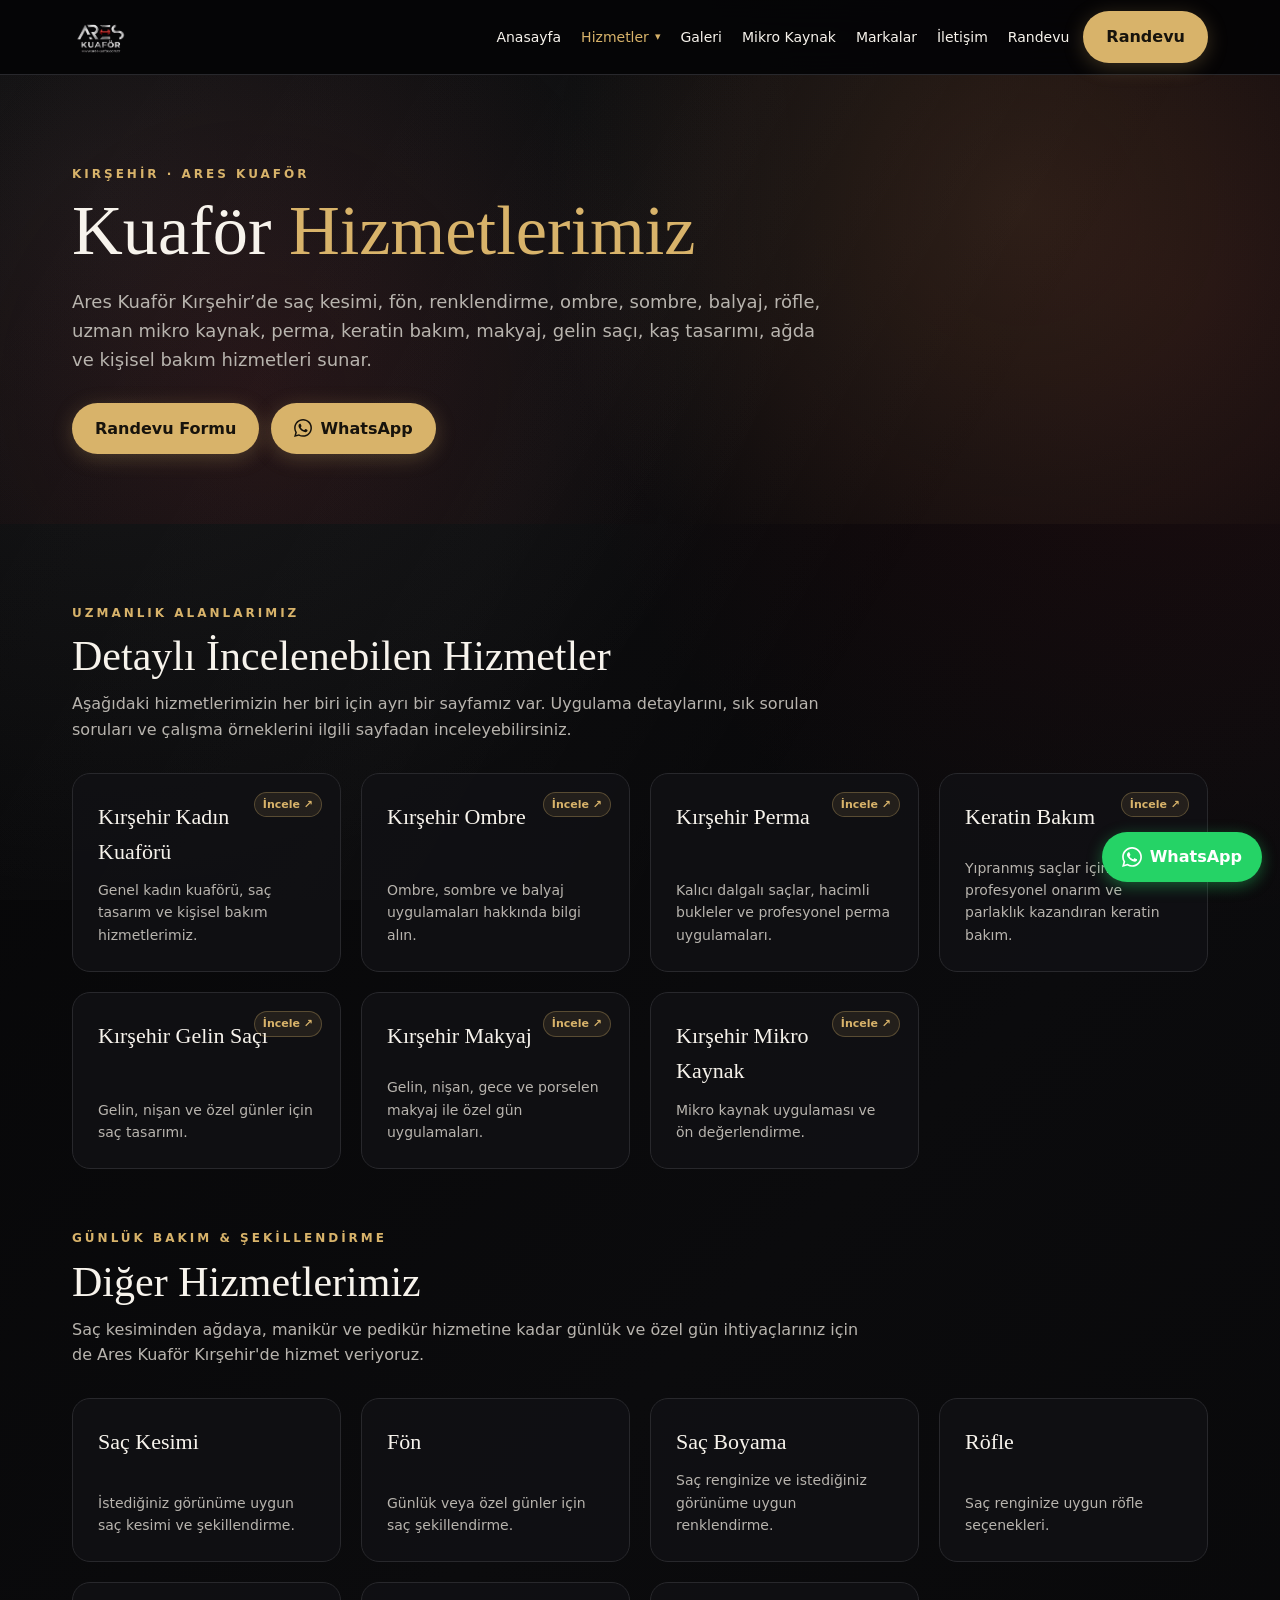
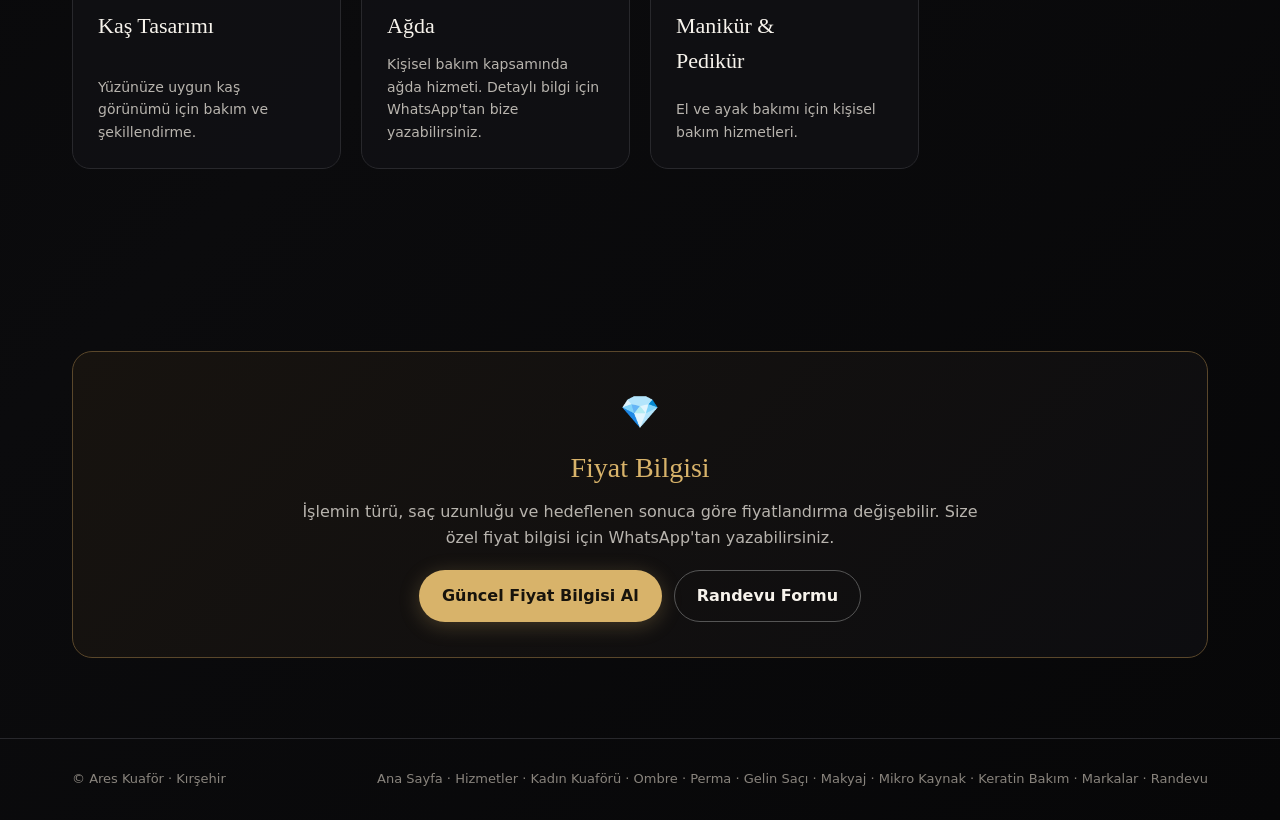
<file: hizmetler.html>
<!DOCTYPE html>
<html lang="tr">
<head>
<meta charset="utf-8">
<meta name="viewport" content="width=device-width,initial-scale=1">
<title>Kırşehir Kadın Kuaförü Hizmetleri | Ares Kuaför</title>
<meta name="description" content="Ares Kuaför Kırşehir: kadın kuaförü, saç kesimi, fön, saç boyama, ombre, sombre, balyaj, röfle, mikro kaynak, perma, keratin bakım, gelin saçı, makyaj, kaş tasarımı, ağda, manikür ve pedikür hizmetleri.">
<meta name="robots" content="index,follow,max-image-preview:large">
<link rel="canonical" href="https://areskuafor.com.tr/hizmetler.html">
<link rel="icon" href="/favicon.ico" sizes="any">
<link rel="icon" type="image/png" sizes="32x32" href="/favicon-32x32.png">
<link rel="apple-touch-icon" sizes="180x180" href="/apple-touch-icon.png">

<!-- Sosyal paylaşım etiketleri -->
<meta property="og:type" content="website">
<meta property="og:locale" content="tr_TR">
<meta property="og:site_name" content="Ares Kuaför">
<meta property="og:title" content="Kırşehir Kadın Kuaförü Hizmetleri | Ares Kuaför">
<meta property="og:description" content="Saç kesimi, boyama, ombre, perma, keratin bakım, mikro kaynak, gelin saçı, makyaj, ağda ve kişisel bakım hizmetleri Ares Kuaför Kırşehir'de.">
<meta property="og:url" content="https://areskuafor.com.tr/hizmetler.html">
<meta property="og:image" content="https://areskuafor.com.tr/og-image.png">
<meta name="twitter:card" content="summary_large_image">
<meta name="twitter:title" content="Kırşehir Kadın Kuaförü Hizmetleri | Ares Kuaför">
<meta name="twitter:description" content="Saç kesimi, boyama, ombre, perma, keratin bakım, mikro kaynak, gelin saçı, makyaj, ağda ve kişisel bakım hizmetleri Ares Kuaför Kırşehir'de.">
<meta name="twitter:image" content="https://areskuafor.com.tr/og-image.png">

<!-- Ortak menü + footer (tüm sayfalarda aynı dosyalar) -->
<link rel="stylesheet" href="/menu.css">
<script src="/menu.js" defer></script>

<style>
:root{--bg:#050506;--bg2:#0b0b0d;--card:#111114;--gold:#d8b36a;--gold-glow:rgba(216,179,106,0.18);--silver:#d7d9dc;--red:#a61f26;--cream:#f7f3ec;--muted:#b8b4ae;--line:#28282c}
*{box-sizing:border-box}
html{scroll-behavior:smooth;overflow-y:scroll}
body{margin:0;background:radial-gradient(circle at 8% 8%,rgba(215,217,220,.09),transparent 28%),radial-gradient(circle at 92% 12%,rgba(166,31,38,.12),transparent 26%),linear-gradient(135deg,var(--bg),var(--bg2) 55%,#070708);color:var(--cream);font-family:Inter,system-ui,-apple-system,BlinkMacSystemFont,"Segoe UI",sans-serif;line-height:1.6;padding-bottom:0}
body:before{content:"";position:fixed;inset:0;pointer-events:none;background:linear-gradient(120deg,transparent 0%,rgba(255,255,255,.025) 45%,transparent 70%);z-index:-1}
a{color:inherit;text-decoration:none}
.wrap{max-width:1180px;margin:auto;padding:0 22px}
#site-nav{min-height:75px}
#site-footer{min-height:80px}
section[id]{scroll-margin-top:90px}
.btn{display:inline-flex;align-items:center;justify-content:center;gap:8px;padding:12px 22px;border-radius:999px;border:1px solid #555;font-weight:700;transition:all .25s ease}
.btn:hover{transform:translateY(-2px)}
.gold{background:var(--gold);color:#17130c!important;border-color:transparent;box-shadow:0 4px 20px rgba(216,179,106,0.25)}
.gold:hover{background:#e3bf79;box-shadow:0 6px 25px rgba(216,179,106,0.4)}
.hero{padding:90px 0 70px;position:relative;overflow:hidden;background:radial-gradient(circle at 80% 30%,rgba(216,179,106,.12),transparent 45%),radial-gradient(circle at 20% 70%,rgba(166,31,38,.12),transparent 40%)}
.kicker{color:var(--gold);font-size:12px;letter-spacing:3px;text-transform:uppercase;font-weight:800}
h1,h2,h3{font-family:Georgia,serif;font-weight:500}
h1{font-size:clamp(42px,5.5vw,76px);line-height:1.05;margin:10px 0 20px}
h2{font-size:42px;line-height:1.1}
p{color:var(--muted)}
section{padding:80px 0}
.grid4{display:grid;grid-template-columns:repeat(4,1fr);gap:20px;align-items:stretch}
.sec-intro{max-width:800px;margin:0 0 30px}
.sec-intro h2{margin:10px 0 12px}
.sec-intro p{margin:0}
.grid-gap{margin-top:60px}

/* Kart Stilleri */
.card{background:rgba(17,17,20,.92);border:1px solid var(--line);border-radius:18px;padding:25px;position:relative;display:flex;flex-direction:column;justify-content:space-between;height:100%;transition:all .25s ease}
a.card{cursor:pointer}
a.card:hover{border-color:var(--gold);transform:translateY(-4px);box-shadow:0 8px 25px rgba(216,179,106,0.15)}

/* Tıklanabilir Kartlar İçin Rozet (Badge) */
.card-badge{position:absolute;top:18px;right:18px;font-size:11px;font-weight:700;color:var(--gold);background:rgba(216,179,106,0.1);border:1px solid rgba(216,179,106,0.3);padding:3px 8px;border-radius:999px;display:inline-flex;align-items:center;gap:3px;transition:all .25s ease}
a.card:hover .card-badge{background:var(--gold);color:#111}

.card h3{font-size:22px;margin:0 0 10px 0;color:var(--cream);padding-right:45px}
.card p{margin:0;font-size:14px}
.cta{background:linear-gradient(120deg,#201a13,#101014);border:1px solid #3a3126;border-radius:24px;padding:40px;display:flex;justify-content:space-between;gap:25px;align-items:center}
.float{position:fixed;right:18px;bottom:18px;z-index:40;background:#25D366;color:#fff;padding:12px 20px;border-radius:999px;font-weight:800;display:inline-flex;align-items:center;gap:8px;box-shadow:0 4px 15px rgba(37,211,102,0.4)}
.price-box{margin-top:22px;background:linear-gradient(135deg,#17130f,#0d0d10);border:1px solid #5a472b;border-radius:20px;padding:35px;text-align:center}
.price-box .price-icon{font-size:32px;margin-bottom:8px}
.price-box h3{font-size:28px;margin:5px 0 8px;color:var(--gold)}
.price-box p{max-width:680px;margin:0 auto 20px}

.quick-action-bar{display:none}

@media(max-width:960px){
  .grid4{grid-template-columns:repeat(2,1fr)}
  .cta{display:block}
}

@media(max-width:768px){
  body{padding-bottom:70px}
  .float{display:none!important}
  .quick-action-bar{
    display:flex;
    position:fixed;
    bottom:0;
    left:0;
    right:0;
    z-index:999;
    background:rgba(11,11,13,0.95);
    backdrop-filter:blur(12px);
    border-top:1px solid var(--line);
    padding:8px 12px;
    justify-content:space-around;
    align-items:center;
    box-shadow:0 -5px 25px rgba(0,0,0,0.5);
  }
  .quick-action-bar a{
    display:flex;
    flex-direction:column;
    align-items:center;
    gap:4px;
    font-size:11px;
    font-weight:600;
    color:var(--muted);
    flex:1;
    text-align:center;
  }
  .quick-action-bar svg{width:20px;height:20px}
  .quick-action-bar .action-btn-highlight{background:var(--gold);color:#111!important;padding:8px 12px;border-radius:12px;font-weight:800}
}

@media(max-width:600px){
  .grid4{grid-template-columns:1fr}
  .hero{padding:60px 0 50px}
  h2{font-size:34px}
}
</style>

<script type="application/ld+json">{"@context":"https://schema.org","@type":"HairSalon","name":"Ares Kuaför","url":"https://areskuafor.com.tr/","telephone":"+90 553 129 33 38","image":"https://areskuafor.com.tr/logo.png","hasMap":"https://maps.app.goo.gl/7nh9N5rrybAvzD2x8?g_st=ic","address":{"@type":"PostalAddress","streetAddress":"Ahi Evran Mahallesi, Şehit Polis Köksal Demirci Caddesi","addressLocality":"Kırşehir","addressCountry":"TR"},"openingHoursSpecification":[{"@type":"OpeningHoursSpecification","dayOfWeek":["Monday","Wednesday","Thursday","Friday","Saturday","Sunday"],"opens":"08:00","closes":"20:00"}],"sameAs":["https://www.instagram.com/areskuaforkirsehir"]}</script>

<!-- Google tag (gtag.js) -->
<script async src="https://www.googletagmanager.com/gtag/js?id=G-4QZ3QC3LW8"></script>
<script>
  window.dataLayer = window.dataLayer || [];
  function gtag(){dataLayer.push(arguments);}
  gtag('js', new Date());
  gtag('config', 'G-4QZ3QC3LW8');
</script>
</head>
<body>
<!-- WhatsApp ikonu (tek sefer tanımlı) -->
<svg width="0" height="0" style="position:absolute" aria-hidden="true">
  <symbol id="wa-icon" viewBox="0 0 24 24"><path d="M.057 24l1.687-6.163c-1.041-1.804-1.588-3.849-1.587-5.946.003-6.556 5.338-11.891 11.893-11.891 3.181.001 6.167 1.24 8.413 3.488 2.245 2.248 3.481 5.236 3.48 8.414-.003 6.557-5.338 11.892-11.893 11.892-1.99-.001-3.951-.5-5.688-1.448l-6.305 1.654zm6.597-3.807c1.676.995 3.276 1.591 5.392 1.592 5.448 0 9.886-4.434 9.889-9.885.002-5.462-4.415-9.89-9.881-9.892-5.452 0-9.887 4.434-9.889 9.884-.001 2.225.651 3.891 1.746 5.634l-.999 3.648 3.742-.981zm11.387-5.464c-.074-.124-.272-.198-.57-.347-.297-.149-1.758-.868-2.031-.967-.272-.099-.47-.149-.669.149-.198.297-.768.967-.941 1.165-.173.198-.347.223-.644.074-.297-.149-1.255-.462-2.39-1.475-.883-.788-1.48-1.761-1.653-2.059-.173-.297-.018-.458.13-.606.134-.133.297-.347.446-.521.151-.172.2-.296.3-.495.099-.198.05-.372-.025-.521-.075-.148-.669-1.611-.916-2.206-.242-.579-.487-.501-.669-.51l-.57-.01c-.198 0-.52.074-.792.372s-1.04 1.016-1.04 2.479 1.065 2.876 1.213 3.074c.149.198 2.095 3.2 5.076 4.487.709.306 1.263.489 1.694.626.712.226 1.36.194 1.872.118.571-.085 1.758-.719 2.006-1.413.248-.695.248-1.29.173-1.414z"/></symbol>
</svg>

<!-- ORTAK MENÜ: menu.js tarafından doldurulur -->
<nav id="site-nav" aria-label="Ana menü">
  <noscript>
    <div class="wrap" style="padding-top:14px;padding-bottom:14px;display:flex;gap:16px;flex-wrap:wrap">
      <a href="/">Anasayfa</a>
      <a href="/hizmetler.html">Hizmetler</a>
      <a href="/kadin-kuaforu.html">Kadın Kuaförü</a>
      <a href="/ombre.html">Ombre</a>
      <a href="/perma.html">Perma</a>
      <a href="/keratinbakim.html">Keratin Bakım</a>
      <a href="/mikro-kaynak.html">Mikro Kaynak</a>
      <a href="/gelin-saci.html">Gelin Saçı</a>
      <a href="/makyaj.html">Makyaj</a>
      <a href="/markalar.html">Markalar</a>
      <a href="/randevu.html">Randevu</a>
    </div>
  </noscript>
</nav>

<header class="hero">
  <div class="wrap">
    <div class="kicker">Kırşehir · Ares Kuaför</div>
    <h1>Kuaför <span style="color:var(--gold)">Hizmetlerimiz</span></h1>
    <p style="max-width:760px;font-size:18px">Ares Kuaför Kırşehir’de saç kesimi, fön, renklendirme, ombre, sombre, balyaj, röfle, uzman mikro kaynak, perma, keratin bakım, makyaj, gelin saçı, kaş tasarımı, ağda ve kişisel bakım hizmetleri sunar.</p>
    <div style="display:flex;gap:12px;flex-wrap:wrap;margin-top:28px">
      <a class="btn gold" href="/randevu.html">Randevu Formu</a>
      <a class="btn gold" href="https://wa.me/905531293338" rel="noopener" target="_blank"><svg width="18" height="18" fill="currentColor" aria-hidden="true"><use href="#wa-icon"/></svg>WhatsApp</a>
    </div>
  </div>
</header>

<main>
<section>
  <div class="wrap">
    <div class="sec-intro">
      <div class="kicker">Uzmanlık Alanlarımız</div>
      <h2>Detaylı İncelenebilen Hizmetler</h2>
      <p>Aşağıdaki hizmetlerimizin her biri için ayrı bir sayfamız var. Uygulama detaylarını, sık sorulan soruları ve çalışma örneklerini ilgili sayfadan inceleyebilirsiniz.</p>
    </div>

    <div class="grid4">
      <!-- Tıklanabilir Sayfa Kartları (İncele ↗ Rozeti İle) -->
      <a class="card" href="/kadin-kuaforu.html">
        <span class="card-badge">İncele ↗</span>
        <h3>Kırşehir Kadın Kuaförü</h3>
        <p>Genel kadın kuaförü, saç tasarım ve kişisel bakım hizmetlerimiz.</p>
      </a>
      <a class="card" href="/ombre.html">
        <span class="card-badge">İncele ↗</span>
        <h3>Kırşehir Ombre</h3>
        <p>Ombre, sombre ve balyaj uygulamaları hakkında bilgi alın.</p>
      </a>
      <a class="card" href="/perma.html">
        <span class="card-badge">İncele ↗</span>
        <h3>Kırşehir Perma</h3>
        <p>Kalıcı dalgalı saçlar, hacimli bukleler ve profesyonel perma uygulamaları.</p>
      </a>
      <a class="card" href="/keratinbakim.html">
        <span class="card-badge">İncele ↗</span>
        <h3>Keratin Bakım</h3>
        <p>Yıpranmış saçlar için profesyonel onarım ve parlaklık kazandıran keratin bakım.</p>
      </a>
      <a class="card" href="/gelin-saci.html">
        <span class="card-badge">İncele ↗</span>
        <h3>Kırşehir Gelin Saçı</h3>
        <p>Gelin, nişan ve özel günler için saç tasarımı.</p>
      </a>
      <a class="card" href="/makyaj.html">
        <span class="card-badge">İncele ↗</span>
        <h3>Kırşehir Makyaj</h3>
        <p>Gelin, nişan, gece ve porselen makyaj ile özel gün uygulamaları.</p>
      </a>
      <a class="card" href="/mikro-kaynak.html">
        <span class="card-badge">İncele ↗</span>
        <h3>Kırşehir Mikro Kaynak</h3>
        <p>Mikro kaynak uygulaması ve ön değerlendirme.</p>
      </a>
    </div>

    <div class="sec-intro grid-gap">
      <div class="kicker">Günlük Bakım & Şekillendirme</div>
      <h2>Diğer Hizmetlerimiz</h2>
      <p>Saç kesiminden ağdaya, manikür ve pedikür hizmetine kadar günlük ve özel gün ihtiyaçlarınız için de Ares Kuaför Kırşehir'de hizmet veriyoruz.</p>
    </div>

    <div class="grid4">
      <!-- Düz Bilgi Kartları -->
      <div class="card"><h3>Saç Kesimi</h3><p>İstediğiniz görünüme uygun saç kesimi ve şekillendirme.</p></div>
      <div class="card"><h3>Fön</h3><p>Günlük veya özel günler için saç şekillendirme.</p></div>
      <div class="card"><h3>Saç Boyama</h3><p>Saç renginize ve istediğiniz görünüme uygun renklendirme.</p></div>
      <div class="card"><h3>Röfle</h3><p>Saç renginize uygun röfle seçenekleri.</p></div>
      <div class="card"><h3>Kaş Tasarımı</h3><p>Yüzünüze uygun kaş görünümü için bakım ve şekillendirme.</p></div>
      <div class="card"><h3>Ağda</h3><p>Kişisel bakım kapsamında ağda hizmeti. Detaylı bilgi için WhatsApp'tan bize yazabilirsiniz.</p></div>
      <div class="card"><h3>Manikür &amp; Pedikür</h3><p>El ve ayak bakımı için kişisel bakım hizmetleri.</p></div>
    </div>
  </div>
</section>

<section>
  <div class="wrap">
    <div class="price-box">
      <div class="price-icon">💎</div>
      <h3>Fiyat Bilgisi</h3>
      <p>İşlemin türü, saç uzunluğu ve hedeflenen sonuca göre fiyatlandırma değişebilir. Size özel fiyat bilgisi için WhatsApp'tan yazabilirsiniz.</p>
      <div style="display:flex;gap:12px;flex-wrap:wrap;justify-content:center">
        <a class="btn gold" href="https://wa.me/905531293338" rel="noopener" target="_blank">Güncel Fiyat Bilgisi Al</a>
        <a class="btn" href="/randevu.html">Randevu Formu</a>
      </div>
    </div>
  </div>
</section>
</main>

<!-- ORTAK FOOTER: menu.js tarafından doldurulur -->
<footer id="site-footer">
  <noscript>
    <div class="wrap foot">
      <div>© Ares Kuaför · Kırşehir</div>
      <div><a href="/">Ana Sayfa</a> · <a href="/hizmetler.html">Hizmetler</a> · <a href="/perma.html">Perma</a> · <a href="/keratinbakim.html">Keratin Bakım</a> · <a href="/mikro-kaynak.html">Mikro Kaynak</a> · <a href="/makyaj.html">Makyaj</a> · <a href="/randevu.html">Randevu</a></div>
    </div>
  </noscript>
</footer>

<a class="float" href="https://wa.me/905531293338" rel="noopener" target="_blank">
  <svg width="20" height="20" fill="currentColor" aria-hidden="true"><use href="#wa-icon"/></svg>
  WhatsApp
</a>

<!-- MOBİL ALT SABİT HIZLI EYLEM ÇUBUĞU -->
<div class="quick-action-bar">
  <a href="tel:+905531293338">
    <svg viewBox="0 0 24 24" fill="none" stroke="currentColor" stroke-width="2"><path d="M22 16.92v3a2 2 0 0 1-2.18 2 19.79 19.79 0 0 1-8.63-3.07 19.5 19.5 0 0 1-6-6 19.79 19.79 0 0 1-3.07-8.67A2 2 0 0 1 4.11 2h3a2 2 0 0 1 2 1.72 12.84 12.84 0 0 0 .7 2.81 2 2 0 0 1-.45 2.11L8.09 9.91a16 16 0 0 0 6 6l1.27-1.27a2 2 0 0 1 2.11-.45 12.84 12.84 0 0 0 2.81.7A2 2 0 0 1 22 16.92z"/></svg>
    Ara
  </a>
  <a href="https://wa.me/905531293338" rel="noopener" target="_blank" style="color:#25D366">
    <svg viewBox="0 0 24 24" fill="currentColor" aria-hidden="true"><use href="#wa-icon"/></svg>
    WhatsApp
  </a>
  <a href="https://maps.app.goo.gl/7nh9N5rrybAvzD2x8?g_st=ic" rel="noopener" target="_blank">
    <svg viewBox="0 0 24 24" fill="none" stroke="currentColor" stroke-width="2"><path d="M21 10c0 7-9 13-9 13s-9-6-9-13a9 9 0 0 1 18 0z"/><circle cx="12" cy="10" r="3"/></svg>
    Yol Tarifi
  </a>
  <a href="/randevu.html" class="action-btn-highlight">
    Randevu
  </a>
</div>

<script>
/* Google Analytics: WhatsApp, arama ve yol tarifi tıklamaları */
document.addEventListener('click',function(e){
  const a=e.target.closest('a'); if(!a||typeof gtag!=='function')return;
  const h=a.getAttribute('href')||'';
  let ev=null;
  if(h.indexOf('wa.me')>-1)ev='whatsapp_click';
  else if(h.indexOf('tel:')===0)ev='phone_click';
  else if(h.indexOf('maps.app.goo.gl')>-1||h.indexOf('google.com/maps')>-1)ev='directions_click';
  if(!ev)return;
  const loc=a.closest('.quick-action-bar')?'mobil_alt_cubuk':a.closest('.hero')?'hero':a.closest('.price-box')?'fiyat_bolumu':a.classList.contains('float')?'yuzen_buton':a.closest('nav')?'menu':'diger';
  gtag('event',ev,{link_location:loc,link_url:h,page_name:'hizmetler',transport_type:'beacon'});
});
</script>
</body>
</html>
</file>
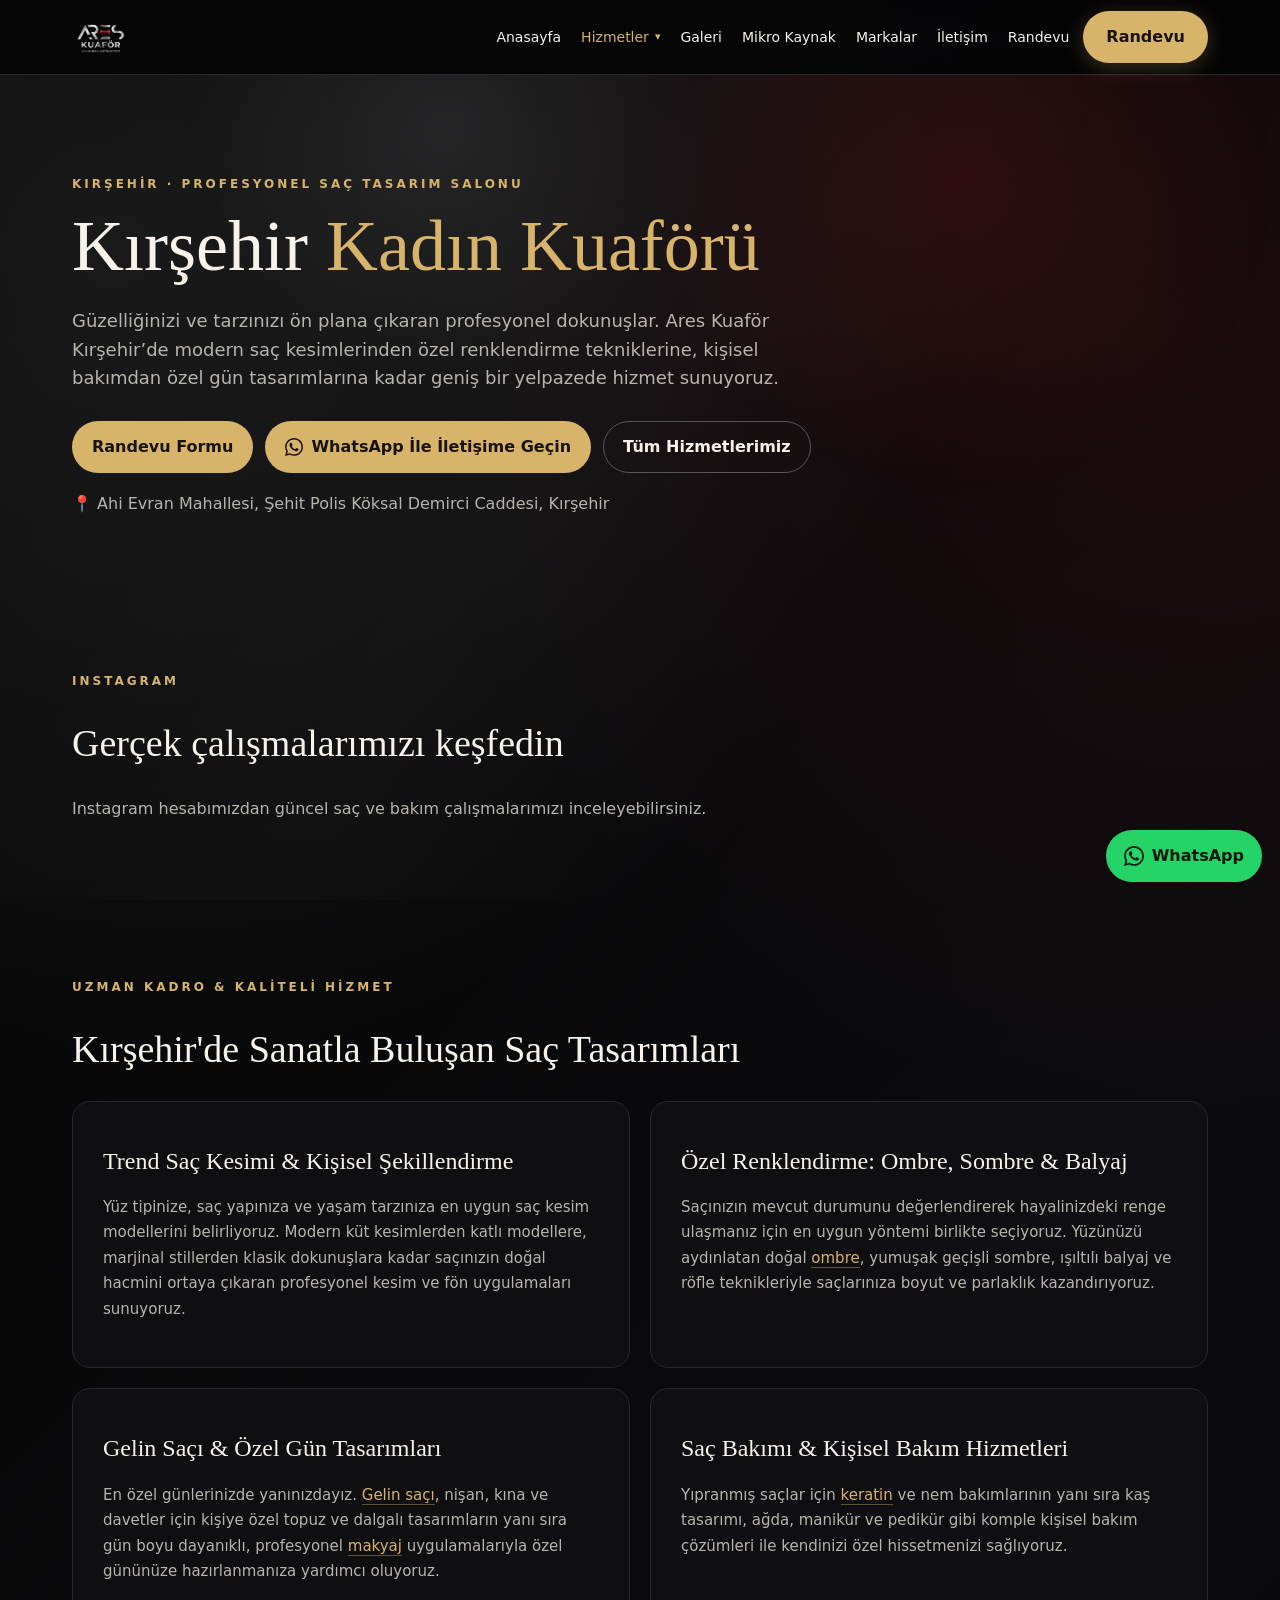
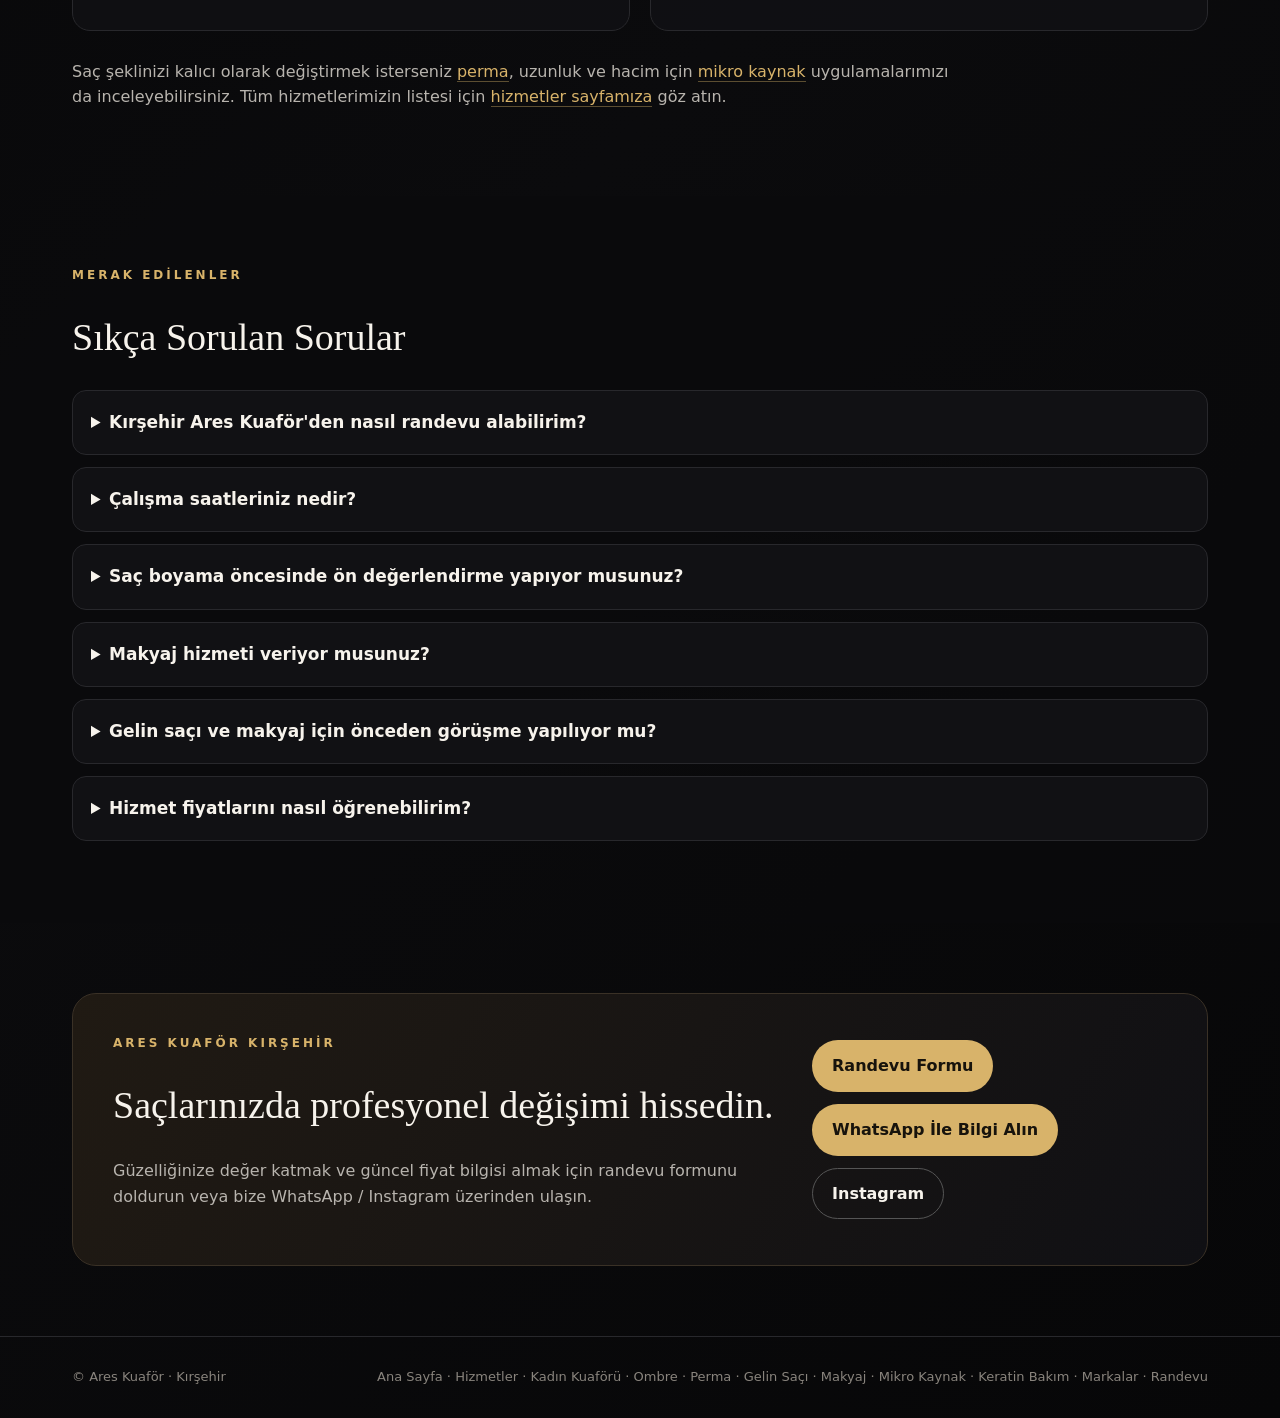
<file: kadin-kuaforu.html>
<!DOCTYPE html>
<html lang="tr">
<head>
<meta charset="utf-8">
<meta name="viewport" content="width=device-width,initial-scale=1">
<title>Kırşehir Kadın Kuaförü & Saç Tasarım Salonu | Ares Kuaför</title>
<meta name="description" content="Kırşehir Ares Kuaför: Kadın kuaförü hizmetleri, trend saç kesimi, fön, özel saç renklendirme, ombre, balyaj, keratin bakım, gelin saçı ve profesyonel makyaj uygulamaları.">
<meta name="robots" content="index,follow,max-image-preview:large">
<link rel="canonical" href="https://areskuafor.com.tr/kadin-kuaforu.html">
<link rel="icon" href="/favicon.ico" sizes="any">
<link rel="icon" type="image/png" sizes="32x32" href="/favicon-32x32.png">
<link rel="apple-touch-icon" sizes="180x180" href="/apple-touch-icon.png">

<!-- Sosyal paylaşım etiketleri -->
<meta property="og:type" content="website">
<meta property="og:locale" content="tr_TR">
<meta property="og:site_name" content="Ares Kuaför">
<meta property="og:title" content="Kırşehir Kadın Kuaförü & Saç Tasarım Salonu | Ares Kuaför">
<meta property="og:description" content="Trend saç kesimi, fön, renklendirme, ombre, balyaj, keratin bakım, gelin saçı ve profesyonel makyaj hizmetleri Ares Kuaför Kırşehir'de.">
<meta property="og:url" content="https://areskuafor.com.tr/kadin-kuaforu.html">
<meta property="og:image" content="https://areskuafor.com.tr/og-image.png">
<meta name="twitter:card" content="summary_large_image">
<meta name="twitter:title" content="Kırşehir Kadın Kuaförü & Saç Tasarım Salonu | Ares Kuaför">
<meta name="twitter:description" content="Trend saç kesimi, fön, renklendirme, ombre, balyaj, keratin bakım, gelin saçı ve profesyonel makyaj hizmetleri Ares Kuaför Kırşehir'de.">
<meta name="twitter:image" content="https://areskuafor.com.tr/og-image.png">

<!-- Ortak menü + footer -->
<link rel="stylesheet" href="/menu.css"/>
<script src="/menu.js" defer></script>
<style>
:root{--bg:#050506;--bg2:#0b0b0d;--card:#111114;--gold:#d8b36a;--silver:#d7d9dc;--red:#a61f26;--cream:#f7f3ec;--muted:#b8b4ae;--line:#28282c}
*{box-sizing:border-box}html{scroll-behavior:smooth;overflow-y:scroll}body{margin:0;background:radial-gradient(circle at 8% 8%,rgba(215,217,220,.09),transparent 28%),radial-gradient(circle at 92% 12%,rgba(166,31,38,.12),transparent 26%),linear-gradient(135deg,var(--bg),var(--bg2) 55%,#070708);color:var(--cream);font-family:Inter,system-ui,-apple-system,BlinkMacSystemFont,"Segoe UI",sans-serif;line-height:1.6}body:before{content:"";position:fixed;inset:0;pointer-events:none;background:linear-gradient(120deg,transparent 0%,rgba(255,255,255,.025) 45%,transparent 70%);z-index:-1}a{color:inherit;text-decoration:none}.wrap{max-width:1180px;margin:auto;padding:0 22px}.btn{display:inline-flex;align-items:center;justify-content:center;gap:8px;padding:12px 19px;border-radius:999px;border:1px solid #555;font-weight:700;transition:all .25s ease;flex-shrink:0}.btn:hover{transform:translateY(-2px)}.gold{background:var(--gold);color:#17130c!important;border-color:transparent}.hero{padding:100px 0 70px;background:radial-gradient(circle at 75% 20%,rgba(166,31,38,.18),transparent 30%),radial-gradient(circle at 35% 10%,rgba(215,217,220,.09),transparent 28%)}.kicker{color:var(--gold);font-size:12px;letter-spacing:3px;text-transform:uppercase;font-weight:800}h1,h2,h3{font-family:Georgia,serif;font-weight:500}h1{font-size:clamp(40px,6vw,72px);line-height:1.05;margin:15px 0 22px}h2{font-size:38px;line-height:1.1}p{color:var(--muted)}section{padding:70px 0}.grid2{display:grid;grid-template-columns:repeat(2,1fr);gap:20px}.card{background:rgba(17,17,20,.92);border:1px solid var(--line);border-radius:18px;padding:30px}.card h3{font-size:24px;margin:10px 0 12px;color:var(--cream)}.card p{font-size:15px;line-height:1.7}.faq details{background:var(--card);border:1px solid var(--line);border-radius:14px;padding:18px;margin:12px 0}.faq summary{cursor:pointer;font-weight:700;font-size:17px}.cta{background:linear-gradient(120deg,#201a13,#101014);border:1px solid #3a3126;border-radius:24px;padding:40px;display:flex;justify-content:space-between;gap:25px;align-items:center}footer{border-top:1px solid var(--line);padding:30px 0;color:#89847d;font-size:13px}.foot{display:flex;justify-content:space-between}.float{position:fixed;right:18px;bottom:18px;z-index:40;background:#25D366;color:#07170d;padding:13px 18px;border-radius:999px;font-weight:800;display:inline-flex;align-items:center;gap:8px}
#site-nav{min-height:75px}
#site-footer{min-height:80px}
section[id]{scroll-margin-top:90px}
.txt-link{color:var(--gold);border-bottom:1px solid rgba(216,179,106,.4)}
.txt-link:hover{border-bottom-color:var(--gold)}
.more-links{margin-top:28px;max-width:900px}
.quick-action-bar{display:none}
@media(max-width:900px){.navin>.btn{display:none}.grid2{grid-template-columns:1fr}.cta{display:block}}
@media(max-width:768px){
  body{padding-bottom:70px}
  .float{display:none!important}
  .quick-action-bar{
    display:flex;
    position:fixed;
    bottom:0;
    left:0;
    right:0;
    z-index:999;
    background:rgba(11,11,13,0.95);
    backdrop-filter:blur(12px);
    border-top:1px solid var(--line);
    padding:8px 12px;
    justify-content:space-around;
    align-items:center;
    box-shadow:0 -5px 25px rgba(0,0,0,0.5);
  }
  .quick-action-bar a{
    display:flex;
    flex-direction:column;
    align-items:center;
    gap:4px;
    font-size:11px;
    font-weight:600;
    color:var(--muted);
    flex:1;
    text-align:center;
  }
  .quick-action-bar svg{width:20px;height:20px}
  .quick-action-bar .action-btn-highlight{background:var(--gold);color:#111!important;padding:8px 12px;border-radius:12px;font-weight:800}
}
@media(max-width:600px){.hero{padding:70px 0 50px}h2{font-size:32px}}
</style>
<script type="application/ld+json">
{"@context":"https://schema.org","@type":"HairSalon","name":"Ares Kuaför","url":"https://areskuafor.com.tr/","telephone":"+90 553 129 33 38","image":"https://areskuafor.com.tr/logo.png","hasMap":"https://maps.app.goo.gl/7nh9N5rrybAvzD2x8?g_st=ic","address":{"@type":"PostalAddress","streetAddress":"Ahi Evran Mahallesi, Şehit Polis Köksal Demirci Caddesi","addressLocality":"Kırşehir","addressCountry":"TR"},"openingHoursSpecification":[{"@type":"OpeningHoursSpecification","dayOfWeek":["Monday","Wednesday","Thursday","Friday","Saturday","Sunday"],"opens":"08:00","closes":"20:00"}],"sameAs":["https://www.instagram.com/areskuaforkirsehir"]}
</script>
<script type="application/ld+json">
{"@context": "https://schema.org", "@type": "FAQPage", "mainEntity": [{"@type": "Question", "name": "Kırşehir Ares Kuaför'den nasıl randevu alabilirim?", "acceptedAnswer": {"@type": "Answer", "text": "İster WhatsApp destek hattımızdan ister Instagram hesabımızdan bizimle iletişime geçerek dilediğiniz gün ve saat için kolayca randevunuzu oluşturabilirsiniz."}}, {"@type": "Question", "name": "Çalışma saatleriniz nedir?", "acceptedAnswer": {"@type": "Answer", "text": "Salı günleri kapalıyız. Diğer günler 08:00 – 20:00 arasında hizmet veriyoruz."}}, {"@type": "Question", "name": "Saç boyama öncesinde ön değerlendirme yapıyor musunuz?", "acceptedAnswer": {"@type": "Answer", "text": "Evet, özellikle ombre, balyaj ve radikal renk değişimlerinde saçınızın yıpranma durumunu değerlendiriyor ve en uygun renklendirme sürecini birlikte planlıyoruz."}}, {"@type": "Question", "name": "Makyaj hizmeti veriyor musunuz?", "acceptedAnswer": {"@type": "Answer", "text": "Evet, özel gün, davet, nişan ve gelin hazırlıkları için profesyonel makyaj hizmeti veriyoruz."}}, {"@type": "Question", "name": "Gelin saçı ve makyaj için önceden görüşme yapılıyor mu?", "acceptedAnswer": {"@type": "Answer", "text": "Özel günleriniz öncesinde konseptinize, gelinliğinize ve yüz tipinize en uygun modeli belirlemek için ön görüşme ve planlama yapıyoruz. Detaylar için WhatsApp üzerinden bize yazabilirsiniz."}}, {"@type": "Question", "name": "Hizmet fiyatlarını nasıl öğrenebilirim?", "acceptedAnswer": {"@type": "Answer", "text": "İşlemin türüne ve saçın mevcut durumuna göre değişebileceğinden güncel bilgi için WhatsApp üzerinden bize ulaşabilirsiniz."}}]}
</script>

<!-- Google tag (gtag.js) -->
<script async src="https://www.googletagmanager.com/gtag/js?id=G-4QZ3QC3LW8"></script>
<script>
  window.dataLayer = window.dataLayer || [];
  function gtag(){dataLayer.push(arguments);}
  gtag('js', new Date());

  gtag('config', 'G-4QZ3QC3LW8');
</script>
</head>
<body>
<!-- WhatsApp ikonu (tek sefer tanımlı) -->
<svg width="0" height="0" style="position:absolute" aria-hidden="true">
  <symbol id="wa-icon" viewBox="0 0 24 24"><path d="M.057 24l1.687-6.163c-1.041-1.804-1.588-3.849-1.587-5.946.003-6.556 5.338-11.891 11.893-11.891 3.181.001 6.167 1.24 8.413 3.488 2.245 2.248 3.481 5.236 3.48 8.414-.003 6.557-5.338 11.892-11.893 11.892-1.99-.001-3.951-.5-5.688-1.448l-6.305 1.654zm6.597-3.807c1.676.995 3.276 1.591 5.392 1.592 5.448 0 9.886-4.434 9.889-9.885.002-5.462-4.415-9.89-9.881-9.892-5.452 0-9.887 4.434-9.889 9.884-.001 2.225.651 3.891 1.746 5.634l-.999 3.648 3.742-.981zm11.387-5.464c-.074-.124-.272-.198-.57-.347-.297-.149-1.758-.868-2.031-.967-.272-.099-.47-.149-.669.149-.198.297-.768.967-.941 1.165-.173.198-.347.223-.644.074-.297-.149-1.255-.462-2.39-1.475-.883-.788-1.48-1.761-1.653-2.059-.173-.297-.018-.458.13-.606.134-.133.297-.347.446-.521.151-.172.2-.296.3-.495.099-.198.05-.372-.025-.521-.075-.148-.669-1.611-.916-2.206-.242-.579-.487-.501-.669-.51l-.57-.01c-.198 0-.52.074-.792.372s-1.04 1.016-1.04 2.479 1.065 2.876 1.213 3.074c.149.198 2.095 3.2 5.076 4.487.709.306 1.263.489 1.694.626.712.226 1.36.194 1.872.118.571-.085 1.758-.719 2.006-1.413.248-.695.248-1.29.173-1.414z"/></symbol>
</svg>

<!-- ORTAK MENÜ: menu.js tarafından doldurulur -->
<nav id="site-nav" aria-label="Ana menü">
  <noscript>
    <div class="wrap" style="padding-top:14px;padding-bottom:14px;display:flex;gap:16px;flex-wrap:wrap">
      <a href="/">Anasayfa</a>
      <a href="/hizmetler.html">Hizmetler</a>
      <a href="/kadin-kuaforu.html">Kadın Kuaförü</a>
      <a href="/ombre.html">Ombre</a>
      <a href="/perma.html">Perma</a>
      <a href="/keratinbakim.html">Keratin Bakım</a>
      <a href="/mikro-kaynak.html">Mikro Kaynak</a>
      <a href="/gelin-saci.html">Gelin Saçı</a>
      <a href="/makyaj.html">Makyaj</a>
      <a href="/markalar.html">Markalar</a>
      <a href="/randevu.html">Randevu</a>
    </div>
  </noscript>
</nav>

<header class="hero">
  <div class="wrap">
    <div class="kicker">Kırşehir · Profesyonel Saç Tasarım Salonu</div>
    <h1>Kırşehir <span style="color:var(--gold)">Kadın Kuaförü</span></h1>
    <p style="max-width:780px;font-size:18px">Güzelliğinizi ve tarzınızı ön plana çıkaran profesyonel dokunuşlar. Ares Kuaför Kırşehir’de modern saç kesimlerinden özel renklendirme tekniklerine, kişisel bakımdan özel gün tasarımlarına kadar geniş bir yelpazede hizmet sunuyoruz.</p>
    <div style="display:flex;gap:12px;flex-wrap:wrap;margin-top:28px">
      <a class="btn gold" href="/randevu.html">Randevu Formu</a>
      <a class="btn gold" href="https://wa.me/905531293338" rel="noopener" target="_blank"><svg width="18" height="18" fill="currentColor" aria-hidden="true"><use href="#wa-icon"/></svg>WhatsApp İle İletişime Geçin</a>
      <a class="btn" href="/hizmetler.html">Tüm Hizmetlerimiz</a>
    </div>
    <p style="margin-top:18px">📍 Ahi Evran Mahallesi, Şehit Polis Köksal Demirci Caddesi, Kırşehir</p>
  </div>
</header>

<main>

<!-- INSTAGRAM GALERİSİ (girişin hemen altında) -->
<section id="galeri">
  <div class="wrap">
    <div class="kicker">Instagram</div>
    <h2>Gerçek çalışmalarımızı keşfedin</h2>
    <p>Instagram hesabımızdan güncel saç ve bakım çalışmalarımızı inceleyebilirsiniz.</p>

    <!-- CANLI INSTAGRAM AKIŞI (BEHOLD WIDGET) -->
    <behold-widget feed-id="auNu4w1EijP8wVtgxN3W"></behold-widget>
    <script>
      (() => {
        if(window.__bhldScript)return;
        window.__bhldScript=true;
        const d=document,s=d.createElement("script");
        s.type="module";
        s.src="https://w.behold.so/widget.js";
        setTimeout(()=>{d.head.append(s);},0);
      })();
    </script>
  </div>
</section>

<section>
  <div class="wrap">
    <div class="kicker">Uzman Kadro & Kaliteli Hizmet</div>
    <h2 style="margin-bottom:30px">Kırşehir'de Sanatla Buluşan Saç Tasarımları</h2>
    
    <div class="grid2">
      <article class="card">
        <h3>Trend Saç Kesimi & Kişisel Şekillendirme</h3>
        <p>Yüz tipinize, saç yapınıza ve yaşam tarzınıza en uygun saç kesim modellerini belirliyoruz. Modern küt kesimlerden katlı modellere, marjinal stillerden klasik dokunuşlara kadar saçınızın doğal hacmini ortaya çıkaran profesyonel kesim ve fön uygulamaları sunuyoruz.</p>
      </article>

      <article class="card">
        <h3>Özel Renklendirme: Ombre, Sombre & Balyaj</h3>
        <p>Saçınızın mevcut durumunu değerlendirerek hayalinizdeki renge ulaşmanız için en uygun yöntemi birlikte seçiyoruz. Yüzünüzü aydınlatan doğal <a class="txt-link" href="/ombre.html">ombre</a>, yumuşak geçişli sombre, ışıltılı balyaj ve röfle teknikleriyle saçlarınıza boyut ve parlaklık kazandırıyoruz.</p>
      </article>

      <article class="card">
        <h3>Gelin Saçı & Özel Gün Tasarımları</h3>
        <p>En özel günlerinizde yanınızdayız. <a class="txt-link" href="/gelin-saci.html">Gelin saçı</a>, nişan, kına ve davetler için kişiye özel topuz ve dalgalı tasarımların yanı sıra gün boyu dayanıklı, profesyonel <a class="txt-link" href="/makyaj.html">makyaj</a> uygulamalarıyla özel gününüze hazırlanmanıza yardımcı oluyoruz.</p>
      </article>

      <article class="card">
        <h3>Saç Bakımı & Kişisel Bakım Hizmetleri</h3>
        <p>Yıpranmış saçlar için <a class="txt-link" href="/keratinbakim.html">keratin</a> ve nem bakımlarının yanı sıra kaş tasarımı, ağda, manikür ve pedikür gibi komple kişisel bakım çözümleri ile kendinizi özel hissetmenizi sağlıyoruz.</p>
      </article>
    </div>

    <p class="more-links">Saç şeklinizi kalıcı olarak değiştirmek isterseniz <a class="txt-link" href="/perma.html">perma</a>, uzunluk ve hacim için <a class="txt-link" href="/mikro-kaynak.html">mikro kaynak</a> uygulamalarımızı da inceleyebilirsiniz. Tüm hizmetlerimizin listesi için <a class="txt-link" href="/hizmetler.html">hizmetler sayfamıza</a> göz atın.</p>
  </div>
</section>

<section class="faq" id="sss" style="background:rgba(11,11,13,0.5)">
  <div class="wrap">
    <div class="kicker">Merak Edilenler</div>
    <h2>Sıkça Sorulan Sorular</h2>
    <details>
      <summary>Kırşehir Ares Kuaför'den nasıl randevu alabilirim?</summary>
      <p>İster WhatsApp destek hattımızdan ister Instagram hesabımızdan bizimle iletişime geçerek dilediğiniz gün ve saat için kolayca randevunuzu oluşturabilirsiniz.</p>
    </details>
    <details>
      <summary>Çalışma saatleriniz nedir?</summary>
      <p>Salı günleri kapalıyız. Diğer günler 08:00 – 20:00 arasında hizmet veriyoruz.</p>
    </details>
    <details>
      <summary>Saç boyama öncesinde ön değerlendirme yapıyor musunuz?</summary>
      <p>Evet, özellikle ombre, balyaj ve radikal renk değişimlerinde saçınızın yıpranma durumunu değerlendiriyor ve en uygun renklendirme sürecini birlikte planlıyoruz.</p>
    </details>
    <details>
      <summary>Makyaj hizmeti veriyor musunuz?</summary>
      <p>Evet, özel gün, davet, nişan ve gelin hazırlıkları için profesyonel makyaj hizmeti veriyoruz.</p>
    </details>
    <details>
      <summary>Gelin saçı ve makyaj için önceden görüşme yapılıyor mu?</summary>
      <p>Özel günleriniz öncesinde konseptinize, gelinliğinize ve yüz tipinize en uygun modeli belirlemek için ön görüşme ve planlama yapıyoruz. Detaylar için WhatsApp üzerinden bize yazabilirsiniz.</p>
    </details>
    <details>
      <summary>Hizmet fiyatlarını nasıl öğrenebilirim?</summary>
      <p>İşlemin türüne ve saçın mevcut durumuna göre değişebileceğinden güncel bilgi için WhatsApp üzerinden bize ulaşabilirsiniz.</p>
    </details>
  </div>
</section>

<section>
  <div class="wrap">
    <div class="cta">
      <div>
        <div class="kicker">Ares Kuaför Kırşehir</div>
        <h2>Saçlarınızda profesyonel değişimi hissedin.</h2>
        <p>Güzelliğinize değer katmak ve güncel fiyat bilgisi almak için randevu formunu doldurun veya bize WhatsApp / Instagram üzerinden ulaşın.</p>
      </div>
      <div style="display:flex;gap:12px;flex-wrap:wrap">
        <a class="btn gold" href="/randevu.html">Randevu Formu</a>
        <a class="btn gold" href="https://wa.me/905531293338" rel="noopener" target="_blank">WhatsApp İle Bilgi Alın</a>
        <a class="btn" href="https://www.instagram.com/areskuaforkirsehir" rel="noopener" target="_blank">Instagram</a>
      </div>
    </div>
  </div>
</section>
</main>

<!-- ORTAK FOOTER: menu.js tarafından doldurulur -->
<footer id="site-footer">
  <noscript>
    <div class="wrap foot">
      <div>© Ares Kuaför · Kırşehir</div>
      <div><a href="/">Ana Sayfa</a> · <a href="/hizmetler.html">Hizmetler</a> · <a href="/perma.html">Perma</a> · <a href="/keratinbakim.html">Keratin Bakım</a> · <a href="/mikro-kaynak.html">Mikro Kaynak</a> · <a href="/makyaj.html">Makyaj</a> · <a href="/randevu.html">Randevu</a></div>
    </div>
  </noscript>
</footer>

<a class="float" href="https://wa.me/905531293338" rel="noopener" target="_blank"><svg width="20" height="20" fill="currentColor" aria-hidden="true"><use href="#wa-icon"/></svg>WhatsApp</a>

<!-- MOBİL ALT SABİT HIZLI EYLEM ÇUBUĞU -->
<div class="quick-action-bar">
  <a href="tel:+905531293338">
    <svg viewBox="0 0 24 24" fill="none" stroke="currentColor" stroke-width="2"><path d="M22 16.92v3a2 2 0 0 1-2.18 2 19.79 19.79 0 0 1-8.63-3.07 19.5 19.5 0 0 1-6-6 19.79 19.79 0 0 1-3.07-8.67A2 2 0 0 1 4.11 2h3a2 2 0 0 1 2 1.72 12.84 12.84 0 0 0 .7 2.81 2 2 0 0 1-.45 2.11L8.09 9.91a16 16 0 0 0 6 6l1.27-1.27a2 2 0 0 1 2.11-.45 12.84 12.84 0 0 0 2.81.7A2 2 0 0 1 22 16.92z"/></svg>
    Ara
  </a>
  <a href="https://wa.me/905531293338" rel="noopener" target="_blank" style="color:#25D366">
    <svg viewBox="0 0 24 24" fill="currentColor" aria-hidden="true"><use href="#wa-icon"/></svg>
    WhatsApp
  </a>
  <a href="https://maps.app.goo.gl/7nh9N5rrybAvzD2x8?g_st=ic" rel="noopener" target="_blank">
    <svg viewBox="0 0 24 24" fill="none" stroke="currentColor" stroke-width="2"><path d="M21 10c0 7-9 13-9 13s-9-6-9-13a9 9 0 0 1 18 0z"/><circle cx="12" cy="10" r="3"/></svg>
    Yol Tarifi
  </a>
  <a href="/randevu.html" class="action-btn-highlight">
    Randevu
  </a>
</div>

<script>
/* Google Analytics: WhatsApp, arama ve yol tarifi tıklamaları */
document.addEventListener('click',function(e){
  const a=e.target.closest('a'); if(!a||typeof gtag!=='function')return;
  const h=a.getAttribute('href')||'';
  let ev=null;
  if(h.indexOf('wa.me')>-1)ev='whatsapp_click';
  else if(h.indexOf('tel:')===0)ev='phone_click';
  else if(h.indexOf('maps.app.goo.gl')>-1||h.indexOf('google.com/maps')>-1)ev='directions_click';
  if(!ev)return;
  const loc=a.closest('.quick-action-bar')?'mobil_alt_cubuk':a.closest('.hero')?'hero':a.closest('.cta')?'randevu_bolumu':a.classList.contains('float')?'yuzen_buton':a.closest('nav')?'menu':'diger';
  gtag('event',ev,{link_location:loc,link_url:h,page_name:'kadin-kuaforu',transport_type:'beacon'});
});
</script>
</body>
</html>
</file>
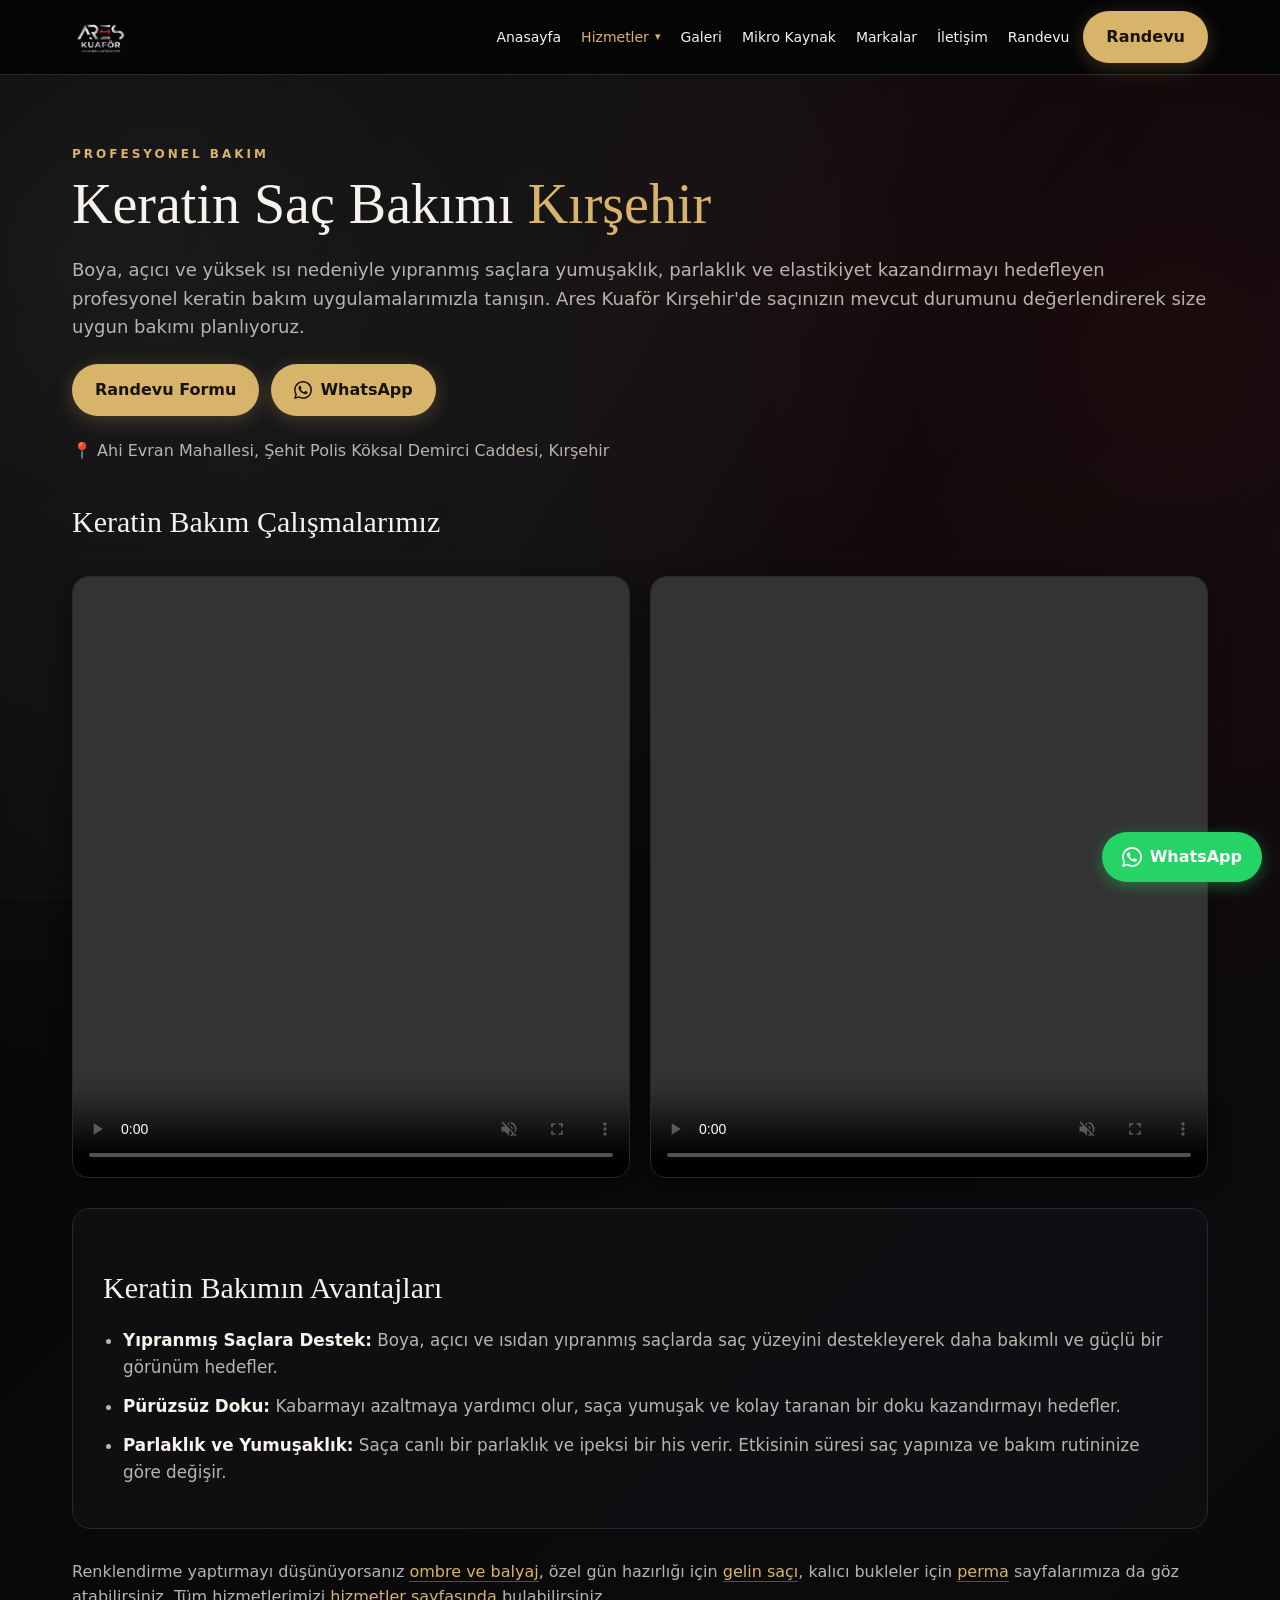
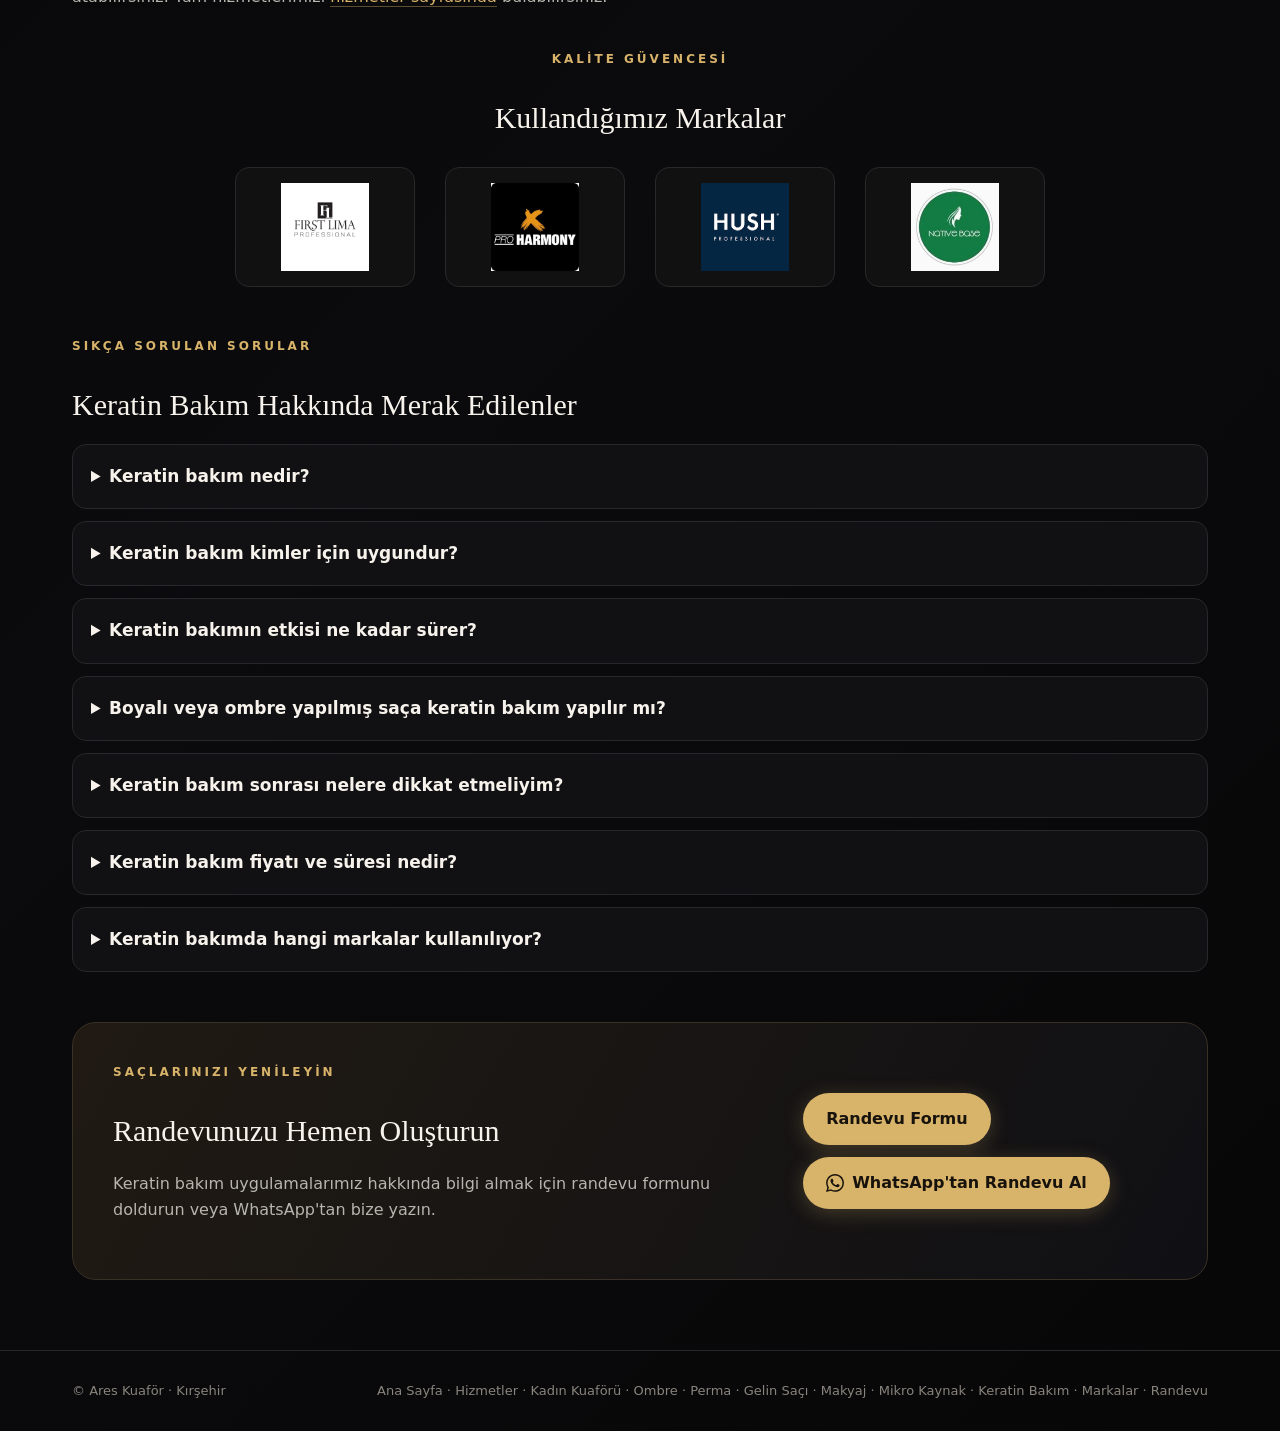
<file: keratinbakim.html>
<!DOCTYPE html>
<html lang="tr">
<head>
<meta charset="utf-8"/>
<meta content="width=device-width,initial-scale=1" name="viewport"/>
<meta property="og:type" content="website"/>
<meta property="og:locale" content="tr_TR"/>
<meta property="og:site_name" content="Ares Kuaför"/>
<meta property="og:title" content="Keratin Bakım | Ares Kuaför Kırşehir"/>
<meta property="og:description" content="Ares Kuaför Kırşehir profesyonel keratin bakım hizmeti ile yıpranmış ve işlem görmüş saçlarınıza yumuşaklık ve parlaklık kazandırın."/>
<meta property="og:url" content="https://areskuafor.com.tr/keratinbakim.html"/>
<meta property="og:image" content="https://areskuafor.com.tr/og-image.png"/>
<meta name="twitter:card" content="summary_large_image"/>
<meta name="twitter:title" content="Keratin Bakım | Ares Kuaför Kırşehir"/>
<meta name="twitter:description" content="Ares Kuaför Kırşehir profesyonel keratin bakım hizmeti ile yıpranmış ve işlem görmüş saçlarınıza yumuşaklık ve parlaklık kazandırın."/>
<meta name="twitter:image" content="https://areskuafor.com.tr/og-image.png"/>
<title>Keratin Bakım Kırşehir | Ares Kuaför</title>

<!-- Favicon ve Cihaz İkonları -->
<link rel="icon" href="/favicon.ico" sizes="any"/>
<link rel="icon" type="image/png" sizes="32x32" href="/favicon-32x32.png"/>
<link rel="apple-touch-icon" sizes="180x180" href="/apple-touch-icon.png"/>

<meta content="Kırşehir keratin bakım: Ares Kuaför'de yıpranmış ve işlem görmüş saçlar için profesyonel keratin bakım. Süre, bakım sonrası öneriler ve sık sorulan sorular." name="description"/>
<meta content="index,follow,max-image-preview:large" name="robots"/>
<link href="https://areskuafor.com.tr/keratinbakim.html" rel="canonical"/>

<!-- Ortak menü + footer + mobil alt çubuk (tüm sayfalarda aynı dosyalar) -->
<link rel="stylesheet" href="/menu.css"/>
<script src="/menu.js" defer></script>

<style>
:root{--bg:#050506;--bg2:#0b0b0d;--card:#111114;--gold:#d8b36a;--gold-glow:rgba(216,179,106,0.18);--silver:#d7d9dc;--red:#a61f26;--cream:#f7f3ec;--muted:#b8b4ae;--line:#28282c}
*{box-sizing:border-box}
html{scroll-behavior:smooth;overflow-y:scroll}
body{margin:0;background:radial-gradient(circle at 8% 8%,rgba(215,217,220,.09),transparent 28%),radial-gradient(circle at 92% 12%,rgba(166,31,38,.12),transparent 26%),linear-gradient(135deg,var(--bg),var(--bg2) 55%,#070708);color:var(--cream);font-family:Inter,system-ui,-apple-system,BlinkMacSystemFont,"Segoe UI",sans-serif;line-height:1.6}
body:before{content:"";position:fixed;inset:0;pointer-events:none;background:linear-gradient(120deg,transparent 0%,rgba(255,255,255,.025) 45%,transparent 70%);z-index:-1}
a{color:inherit;text-decoration:none}
.wrap{max-width:1180px;margin:auto;padding:0 22px}
nav{position:sticky;top:0;z-index:50;background:rgba(5,5,6,.92);backdrop-filter:blur(16px);border-bottom:1px solid var(--line)}
#site-nav{min-height:75px}
#site-footer{min-height:80px}
section[id],div[id]{scroll-margin-top:90px}

.navin{height:74px;display:flex;align-items:center;justify-content:space-between;gap:14px;position:relative}
.logo{display:flex;align-items:center;z-index:60;flex-shrink:0}
.logo img{height:56px;width:auto;object-fit:contain;display:block}
.navlinks{display:flex;gap:20px;font-size:14px;align-items:center;margin-left:auto}
.navlinks a:hover{color:var(--gold)}

.btn{display:inline-flex;align-items:center;justify-content:center;gap:8px;padding:12px 22px;border-radius:999px;border:1px solid #555;font-weight:700;transition:all .25s ease;flex-shrink:0}
.btn:hover{transform:translateY(-2px)}
.gold{background:var(--gold);color:#17130c!important;border-color:transparent;box-shadow:0 4px 20px rgba(216,179,106,0.25)}
.gold:hover{background:#e3bf79;box-shadow:0 6px 25px rgba(216,179,106,0.4)}
.menu-btn{display:none;margin-left:auto;position:relative;z-index:70;background:transparent;border:1px solid #4a4a4d;color:var(--cream);width:44px;height:44px;border-radius:10px;font-size:23px;cursor:pointer}
.mobile-menu{display:none}
.mobile-menu.open{display:flex;flex-direction:column;padding:10px 22px 18px;border-top:1px solid var(--line);background:#070708}
.mobile-menu a{padding:11px 0;border-bottom:1px solid #222}

section{padding:70px 0}
h1,h2,h3{font-family:Georgia,serif;font-weight:500}
h1{font-size:clamp(36px,4.5vw,56px);line-height:1.1;margin:10px 0 20px}
h2{font-size:30px;margin-bottom:15px}
p{color:var(--muted)}
.card{background:rgba(17,17,20,.92);border:1px solid var(--line);border-radius:18px;padding:25px}
.txt-link{color:var(--gold);border-bottom:1px solid rgba(216,179,106,.4)}
.txt-link:hover{border-bottom-color:var(--gold)}

/* Video Grid: Tam sığma ve siyah boşlukları önleme */
.video-grid{display:grid;grid-template-columns:repeat(2,minmax(0,1fr));gap:20px;margin:30px 0}
.video-wrapper{width:100%;border-radius:16px;overflow:hidden;background:#000;border:1px solid var(--line);box-shadow:0 4px 20px rgba(0,0,0,0.5)}
video{width:100%;height:100%;aspect-ratio:9/16;object-fit:cover;display:block;max-height:600px}

/* Özellik Listesi */
.features-box{background:rgba(17,17,20,.92);border:1px solid var(--line);border-radius:18px;padding:30px;margin:30px 0}
.features-box ul{margin:0;padding-left:20px;color:var(--muted)}
.features-box li{margin-bottom:12px;font-size:1.05rem}
.features-box strong{color:var(--cream)}

/* Sıkça Sorulan Sorular */
.faq{margin-top:50px}
.faq details{background:var(--card);border:1px solid var(--line);border-radius:14px;padding:18px;margin:12px 0}
.faq summary{cursor:pointer;font-weight:700;font-size:17px}

/* Markalar / Logolar Alanı (Büyük ve Eşit Boyut) */
.brands-section{margin-top:40px;text-align:center}
.brand-logos{display:flex;flex-wrap:wrap;justify-content:center;align-items:center;gap:30px;margin-top:25px}
.brand-logos img{width:180px;height:120px;object-fit:contain;background:#111;padding:15px;border-radius:14px;border:1px solid var(--line);filter:grayscale(15%);transition:transform .2s,filter .2s,border-color .2s}
.brand-logos img:hover{transform:scale(1.06);filter:grayscale(0%);border-color:var(--gold)}

.cta{background:linear-gradient(120deg,#201a13,#101014);border:1px solid #3a3126;border-radius:24px;padding:40px;display:flex;justify-content:space-between;gap:25px;align-items:center;margin-top:50px}
footer{border-top:1px solid var(--line);padding:30px 0;color:#89847d;font-size:13px}
.foot{display:flex;justify-content:space-between;flex-wrap:wrap;gap:12px}
.float{position:fixed;right:18px;bottom:18px;z-index:40;background:#25D366;color:#fff;padding:12px 20px;border-radius:999px;font-weight:800;display:inline-flex;align-items:center;gap:8px;box-shadow:0 4px 15px rgba(37,211,102,0.4)}

/* Mobil düzen (alt sabit çubuk menu.js tarafından eklenir) */
@media(max-width:768px){
  .video-grid{grid-template-columns:1fr;max-width:340px;margin:20px auto}
  .brand-logos img{width:140px;height:100px}
  .cta{display:block;padding:25px 20px;text-align:center}
  .cta .btn{width:100%;margin-top:20px;white-space:normal;text-align:center}
}

@media(max-width:960px){
  .navlinks{display:none}
  .menu-btn{display:block;flex:0 0 44px}
  .navin>.btn{display:none}
  .cta{display:block}
  .cta .btn{margin-top:20px}
}
</style>

<script type="application/ld+json">
{"@context":"https://schema.org","@type":"Service","name":"Keratin Saç Bakımı","provider":{"@type":"HairSalon","name":"Ares Kuaför","url":"https://areskuafor.com.tr/","telephone":"+90 553 129 33 38","address":{"@type":"PostalAddress","streetAddress":"Ahi Evran Mahallesi, Şehit Polis Köksal Demirci Caddesi","addressLocality":"Kırşehir","addressCountry":"TR"}},"areaServed":{"@type":"City","name":"Kırşehir"},"description":"Yıpranmış ve işlem görmüş saçlar için profesyonel keratin bakım hizmeti."}
</script>
<script type="application/ld+json">
{"@context": "https://schema.org", "@type": "FAQPage", "mainEntity": [{"@type": "Question", "name": "Keratin bakım nedir?", "acceptedAnswer": {"@type": "Answer", "text": "Keratin, saç telinin yapısında doğal olarak bulunan bir proteindir. Keratin bakımda keratin içeren ürünlerle saç yüzeyi desteklenerek saça pürüzsüzlük, yumuşaklık ve parlaklık kazandırılması hedeflenir."}}, {"@type": "Question", "name": "Keratin bakım kimler için uygundur?", "acceptedAnswer": {"@type": "Answer", "text": "Boya, açıcı veya yüksek ısı nedeniyle yıpranmış, mat görünen ya da kolay kabaran saçlar için tercih edilebilir. Saçınızın mevcut durumuna göre bakımın size uygun olup olmadığını salonumuzda değerlendiriyoruz."}}, {"@type": "Question", "name": "Keratin bakımın etkisi ne kadar sürer?", "acceptedAnswer": {"@type": "Answer", "text": "Etkisinin süresi saç yapınıza, kullanılan ürüne, yıkama sıklığına ve bakım rutininize göre değişir. Bakım kalıcı bir işlem değildir; doğru ürünlerle yapılan düzenli bakım etkisinin daha uzun süre görülmesine yardımcı olur."}}, {"@type": "Question", "name": "Boyalı veya ombre yapılmış saça keratin bakım yapılır mı?", "acceptedAnswer": {"@type": "Answer", "text": "Saçınızın mevcut durumuna ve yıpranma seviyesine göre değerlendirme yapıyoruz. Güncel bir fotoğrafı WhatsApp hattımıza göndererek ön bilgi alabilirsiniz."}}, {"@type": "Question", "name": "Keratin bakım sonrası nelere dikkat etmeliyim?", "acceptedAnswer": {"@type": "Answer", "text": "Yıkama zamanı ve bakım önerileri uygulamada kullanılan ürüne göre değişebildiği için bunları işlem sonrasında salonumuzda öğrenebilirsiniz."}}, {"@type": "Question", "name": "Keratin bakım fiyatı ve süresi nedir?", "acceptedAnswer": {"@type": "Answer", "text": "Fiyat ve işlem süresi saç uzunluğuna, gürlüğüne ve kullanılan ürüne göre değişir. Güncel bilgi için WhatsApp üzerinden bize ulaşabilirsiniz."}}, {"@type": "Question", "name": "Keratin bakımda hangi markalar kullanılıyor?", "acceptedAnswer": {"@type": "Answer", "text": "Salonumuzda First Lima, X Pro Harmony, Hush ve Native Base markalı ürünler kullanılmaktadır."}}]}
</script>

<!-- Google tag (gtag.js) -->
<script async src="https://www.googletagmanager.com/gtag/js?id=G-4QZ3QC3LW8"></script>
<script>
window.dataLayer=window.dataLayer||[];
function gtag(){dataLayer.push(arguments)}
gtag('js',new Date());gtag('config','G-4QZ3QC3LW8');
</script>
</head>
<body>

<!-- WhatsApp ikonu (tek sefer tanımlı) -->
<svg width="0" height="0" style="position:absolute" aria-hidden="true">
  <symbol id="wa-icon" viewBox="0 0 24 24"><path d="M.057 24l1.687-6.163c-1.041-1.804-1.588-3.849-1.587-5.946.003-6.556 5.338-11.891 11.893-11.891 3.181.001 6.167 1.24 8.413 3.488 2.245 2.248 3.481 5.236 3.48 8.414-.003 6.557-5.338 11.892-11.893 11.892-1.99-.001-3.951-.5-5.688-1.448l-6.305 1.654zm6.597-3.807c1.676.995 3.276 1.591 5.392 1.592 5.448 0 9.886-4.434 9.889-9.885.002-5.462-4.415-9.89-9.881-9.892-5.452 0-9.887 4.434-9.889 9.884-.001 2.225.651 3.891 1.746 5.634l-.999 3.648 3.742-.981zm11.387-5.464c-.074-.124-.272-.198-.57-.347-.297-.149-1.758-.868-2.031-.967-.272-.099-.47-.149-.669.149-.198.297-.768.967-.941 1.165-.173.198-.347.223-.644.074-.297-.149-1.255-.462-2.39-1.475-.883-.788-1.48-1.761-1.653-2.059-.173-.297-.018-.458.13-.606.134-.133.297-.347.446-.521.151-.172.2-.296.3-.495.099-.198.05-.372-.025-.521-.075-.148-.669-1.611-.916-2.206-.242-.579-.487-.501-.669-.51l-.57-.01c-.198 0-.52.074-.792.372s-1.04 1.016-1.04 2.479 1.065 2.876 1.213 3.074c.149.198 2.095 3.2 5.076 4.487.709.306 1.263.489 1.694.626.712.226 1.36.194 1.872.118.571-.085 1.758-.719 2.006-1.413.248-.695.248-1.29.173-1.414z"/></symbol>
</svg>

<!-- ORTAK MENÜ -->
<nav id="site-nav" aria-label="Ana menü">
  <noscript>
    <div class="wrap" style="padding-top:14px;padding-bottom:14px;display:flex;gap:16px;flex-wrap:wrap">
      <a href="/">Anasayfa</a>
      <a href="/hizmetler.html">Hizmetler</a>
      <a href="/kadin-kuaforu.html">Kadın Kuaförü</a>
      <a href="/ombre.html">Ombre</a>
      <a href="/perma.html">Perma</a>
      <a href="/keratinbakim.html">Keratin Bakım</a>
      <a href="/mikro-kaynak.html">Mikro Kaynak</a>
      <a href="/gelin-saci.html">Gelin Saçı</a>
      <a href="/makyaj.html">Makyaj</a>
      <a href="/markalar.html">Markalar</a>
      <a href="/randevu.html">Randevu</a>
    </div>
  </noscript>
</nav>

<!-- İÇERİK BÖLÜMÜ -->
<main>
<section>
  <div class="wrap">
    <div class="kicker" style="color:var(--gold);font-size:12px;letter-spacing:3px;text-transform:uppercase;font-weight:800">Profesyonel Bakım</div>
    <h1>Keratin Saç Bakımı <span style="color:var(--gold)">Kırşehir</span></h1>
    <p style="font-size:18px;line-height:1.6">
      Boya, açıcı ve yüksek ısı nedeniyle yıpranmış saçlara yumuşaklık, parlaklık ve elastikiyet kazandırmayı hedefleyen profesyonel keratin bakım uygulamalarımızla tanışın. Ares Kuaför Kırşehir'de saçınızın mevcut durumunu değerlendirerek size uygun bakımı planlıyoruz.
    </p>
    <div style="display:flex;gap:12px;flex-wrap:wrap;margin:22px 0">
      <a class="btn gold" href="/randevu.html">Randevu Formu</a>
      <a class="btn gold" href="https://wa.me/905531293338?text=Merhaba%20Ares%20Kuaf%C3%B6r%2C%20keratin%20bak%C4%B1m%20hakk%C4%B1nda%20bilgi%20ve%20randevu%20almak%20istiyorum." rel="noopener" target="_blank"><svg width="18" height="18" fill="currentColor" aria-hidden="true"><use href="#wa-icon"/></svg>WhatsApp</a>
    </div>
    <p>📍 Ahi Evran Mahallesi, Şehit Polis Köksal Demirci Caddesi, Kırşehir</p>

    <!-- Videolar (girişin hemen altında) -->
    <h2 style="margin-top:35px">Keratin Bakım Çalışmalarımız</h2>
    <div class="video-grid">
      <div class="video-wrapper">
        <video controls muted playsinline preload="metadata" src="/video1.mp4#t=0.1" aria-label="Ares Kuaför Kırşehir keratin bakım uygulaması videosu 1"></video>
      </div>
      <div class="video-wrapper">
        <video controls muted playsinline preload="metadata" src="/video2.mp4#t=0.1" aria-label="Ares Kuaför Kırşehir keratin bakım uygulaması videosu 2"></video>
      </div>
    </div>

    <!-- Özellikler -->
    <div class="features-box">
      <h2>Keratin Bakımın Avantajları</h2>
      <ul>
        <li><strong>Yıpranmış Saçlara Destek:</strong> Boya, açıcı ve ısıdan yıpranmış saçlarda saç yüzeyini destekleyerek daha bakımlı ve güçlü bir görünüm hedefler.</li>
        <li><strong>Pürüzsüz Doku:</strong> Kabarmayı azaltmaya yardımcı olur, saça yumuşak ve kolay taranan bir doku kazandırmayı hedefler.</li>
        <li><strong>Parlaklık ve Yumuşaklık:</strong> Saça canlı bir parlaklık ve ipeksi bir his verir. Etkisinin süresi saç yapınıza ve bakım rutininize göre değişir.</li>
      </ul>
    </div>

    <p>Renklendirme yaptırmayı düşünüyorsanız <a class="txt-link" href="/ombre.html">ombre ve balyaj</a>, özel gün hazırlığı için <a class="txt-link" href="/gelin-saci.html">gelin saçı</a>, kalıcı bukleler için <a class="txt-link" href="/perma.html">perma</a> sayfalarımıza da göz atabilirsiniz. Tüm hizmetlerimizi <a class="txt-link" href="/hizmetler.html">hizmetler sayfasında</a> bulabilirsiniz.</p>

    <!-- Logolar Alanı (Büyük ve Eşit Boyut) -->
    <div class="brands-section">
      <div class="kicker" style="color:var(--gold);font-size:12px;letter-spacing:3px;text-transform:uppercase;font-weight:800">Kalite Güvencesi</div>
      <h2>Kullandığımız Markalar</h2>
      <div class="brand-logos">
        <img src="/logo1.webp" alt="First Lima marka logosu" width="180" height="120" loading="lazy">
        <img src="/logo2.jpg" alt="X Pro Harmony marka logosu" width="180" height="120" loading="lazy">
        <img src="/logo3.png" alt="Hush marka logosu" width="180" height="120" loading="lazy">
        <img src="/logo4.png" alt="Native Base marka logosu" width="180" height="120" loading="lazy">
      </div>
    </div>

    <!-- Sıkça Sorulan Sorular -->
    <div class="faq" id="sss">
      <div class="kicker" style="color:var(--gold);font-size:12px;letter-spacing:3px;text-transform:uppercase;font-weight:800">Sıkça Sorulan Sorular</div>
      <h2>Keratin Bakım Hakkında Merak Edilenler</h2>
      <details>
        <summary>Keratin bakım nedir?</summary>
        <p>Keratin, saç telinin yapısında doğal olarak bulunan bir proteindir. Keratin bakımda keratin içeren ürünlerle saç yüzeyi desteklenerek saça pürüzsüzlük, yumuşaklık ve parlaklık kazandırılması hedeflenir.</p>
      </details>
      <details>
        <summary>Keratin bakım kimler için uygundur?</summary>
        <p>Boya, açıcı veya yüksek ısı nedeniyle yıpranmış, mat görünen ya da kolay kabaran saçlar için tercih edilebilir. Saçınızın mevcut durumuna göre bakımın size uygun olup olmadığını salonumuzda değerlendiriyoruz.</p>
      </details>
      <details>
        <summary>Keratin bakımın etkisi ne kadar sürer?</summary>
        <p>Etkisinin süresi saç yapınıza, kullanılan ürüne, yıkama sıklığına ve bakım rutininize göre değişir. Bakım kalıcı bir işlem değildir; doğru ürünlerle yapılan düzenli bakım etkisinin daha uzun süre görülmesine yardımcı olur.</p>
      </details>
      <details>
        <summary>Boyalı veya ombre yapılmış saça keratin bakım yapılır mı?</summary>
        <p>Saçınızın mevcut durumuna ve yıpranma seviyesine göre değerlendirme yapıyoruz. Güncel bir fotoğrafı WhatsApp hattımıza göndererek ön bilgi alabilirsiniz.</p>
      </details>
      <details>
        <summary>Keratin bakım sonrası nelere dikkat etmeliyim?</summary>
        <p>Yıkama zamanı ve bakım önerileri uygulamada kullanılan ürüne göre değişebildiği için bunları işlem sonrasında salonumuzda öğrenebilirsiniz.</p>
      </details>
      <details>
        <summary>Keratin bakım fiyatı ve süresi nedir?</summary>
        <p>Fiyat ve işlem süresi saç uzunluğuna, gürlüğüne ve kullanılan ürüne göre değişir. Güncel bilgi için WhatsApp üzerinden bize ulaşabilirsiniz.</p>
      </details>
      <details>
        <summary>Keratin bakımda hangi markalar kullanılıyor?</summary>
        <p>Salonumuzda First Lima, X Pro Harmony, Hush ve Native Base markalı ürünler kullanılmaktadır.</p>
      </details>
    </div>

    <!-- CTA Randevu Kutusu -->
    <div class="cta">
      <div>
        <div class="kicker" style="color:var(--gold);font-size:12px;letter-spacing:3px;text-transform:uppercase;font-weight:800">Saçlarınızı Yenileyin</div>
        <h2>Randevunuzu Hemen Oluşturun</h2>
        <p>Keratin bakım uygulamalarımız hakkında bilgi almak için randevu formunu doldurun veya WhatsApp'tan bize yazın.</p>
      </div>
      <div style="display:flex;gap:12px;flex-wrap:wrap">
        <a class="btn gold" href="/randevu.html">Randevu Formu</a>
        <a class="btn gold" href="https://wa.me/905531293338?text=Merhaba%20Ares%20Kuaf%C3%B6r%2C%20keratin%20bak%C4%B1m%20hakk%C4%B1nda%20bilgi%20ve%20randevu%20almak%20istiyorum." rel="noopener" target="_blank">
          <svg width="18" height="18" fill="currentColor" aria-hidden="true"><use href="#wa-icon"/></svg>
          WhatsApp'tan Randevu Al
        </a>
      </div>
    </div>
  </div>
</section>
</main>

<!-- ORTAK FOOTER -->
<footer id="site-footer">
  <noscript>
    <div class="wrap foot">
      <div>© Ares Kuaför · Kırşehir</div>
      <div><a href="/">Ana Sayfa</a> · <a href="/hizmetler.html">Hizmetler</a> · <a href="/perma.html">Perma</a> · <a href="/keratinbakim.html">Keratin Bakım</a> · <a href="/mikro-kaynak.html">Mikro Kaynak</a> · <a href="/makyaj.html">Makyaj</a> · <a href="/randevu.html">Randevu</a></div>
    </div>
  </noscript>
</footer>

<a class="float" href="https://wa.me/905531293338" rel="noopener" target="_blank">
  <svg width="20" height="20" fill="currentColor" aria-hidden="true"><use href="#wa-icon"/></svg>
  WhatsApp
</a>

<!-- Mobil alt eylem çubuğu menu.js tarafından eklenir (tüm sayfalarda aynı) -->

</body>
</html>
</file>
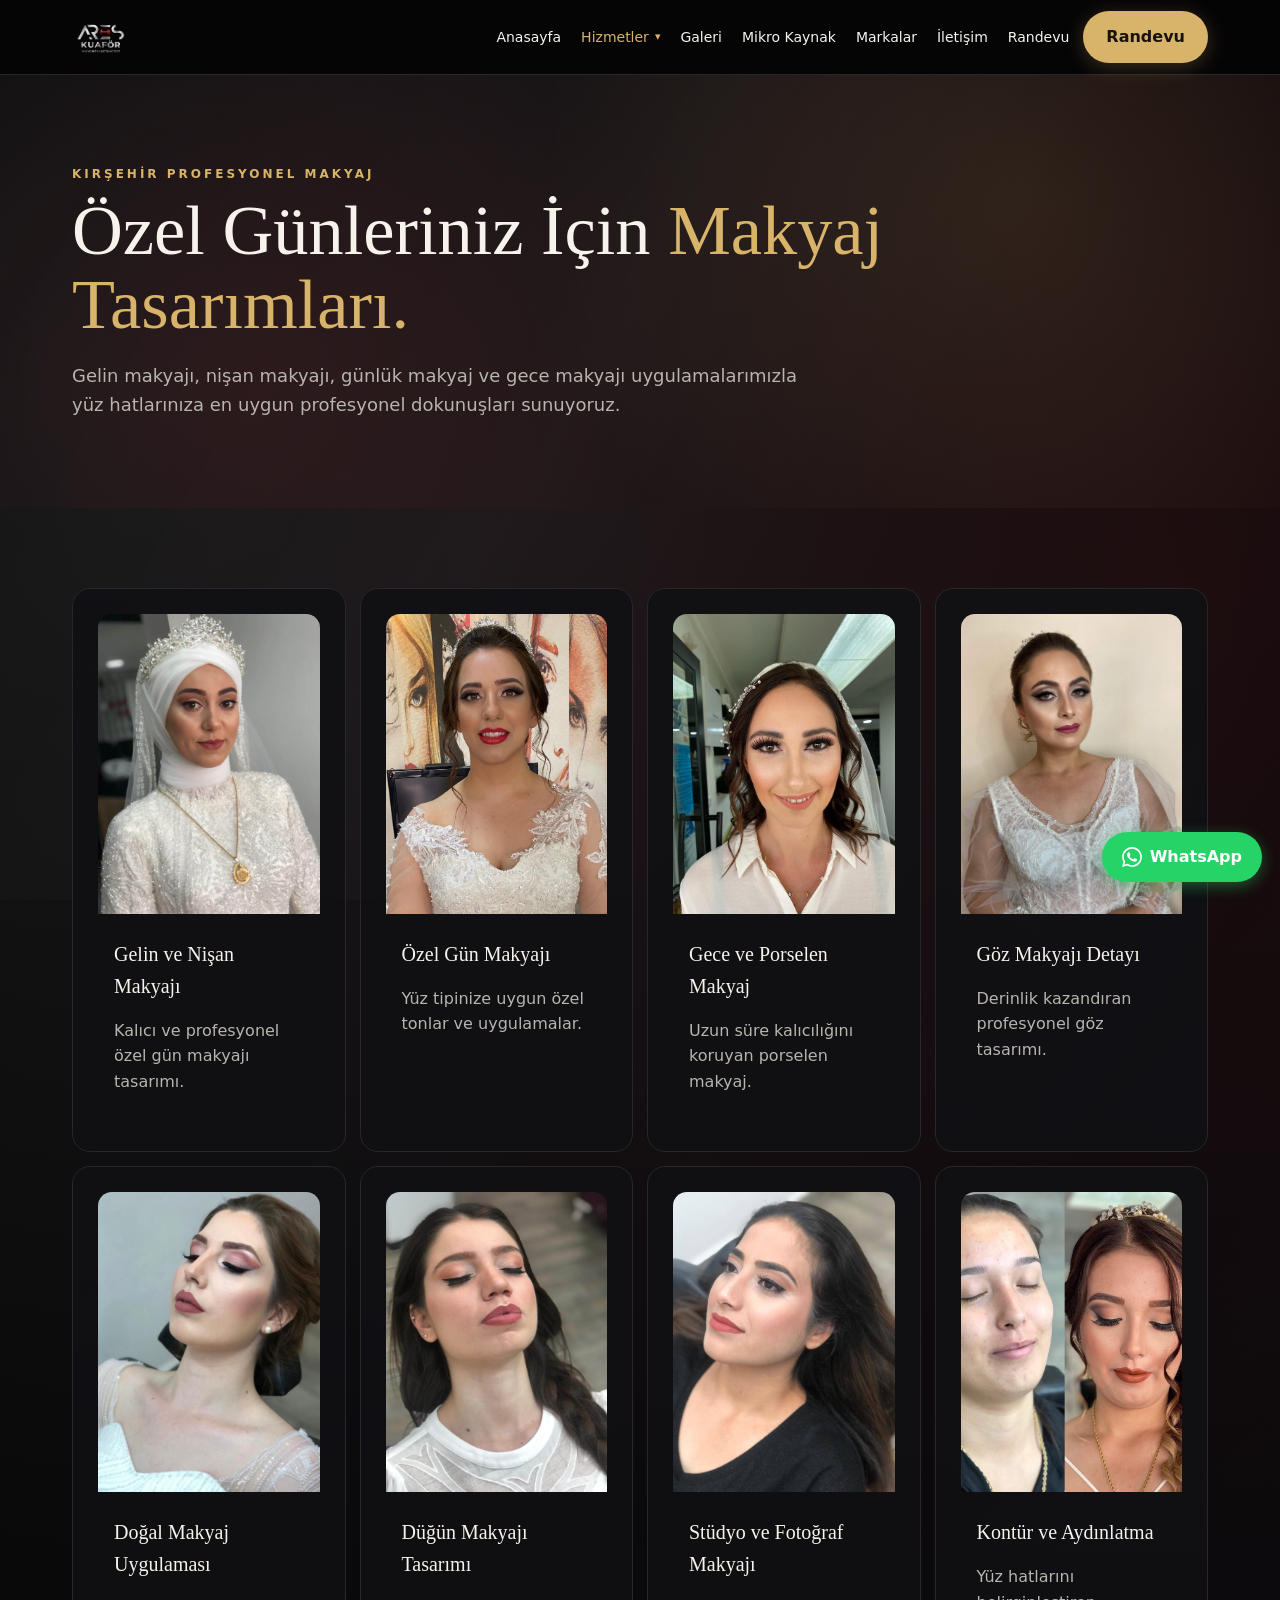
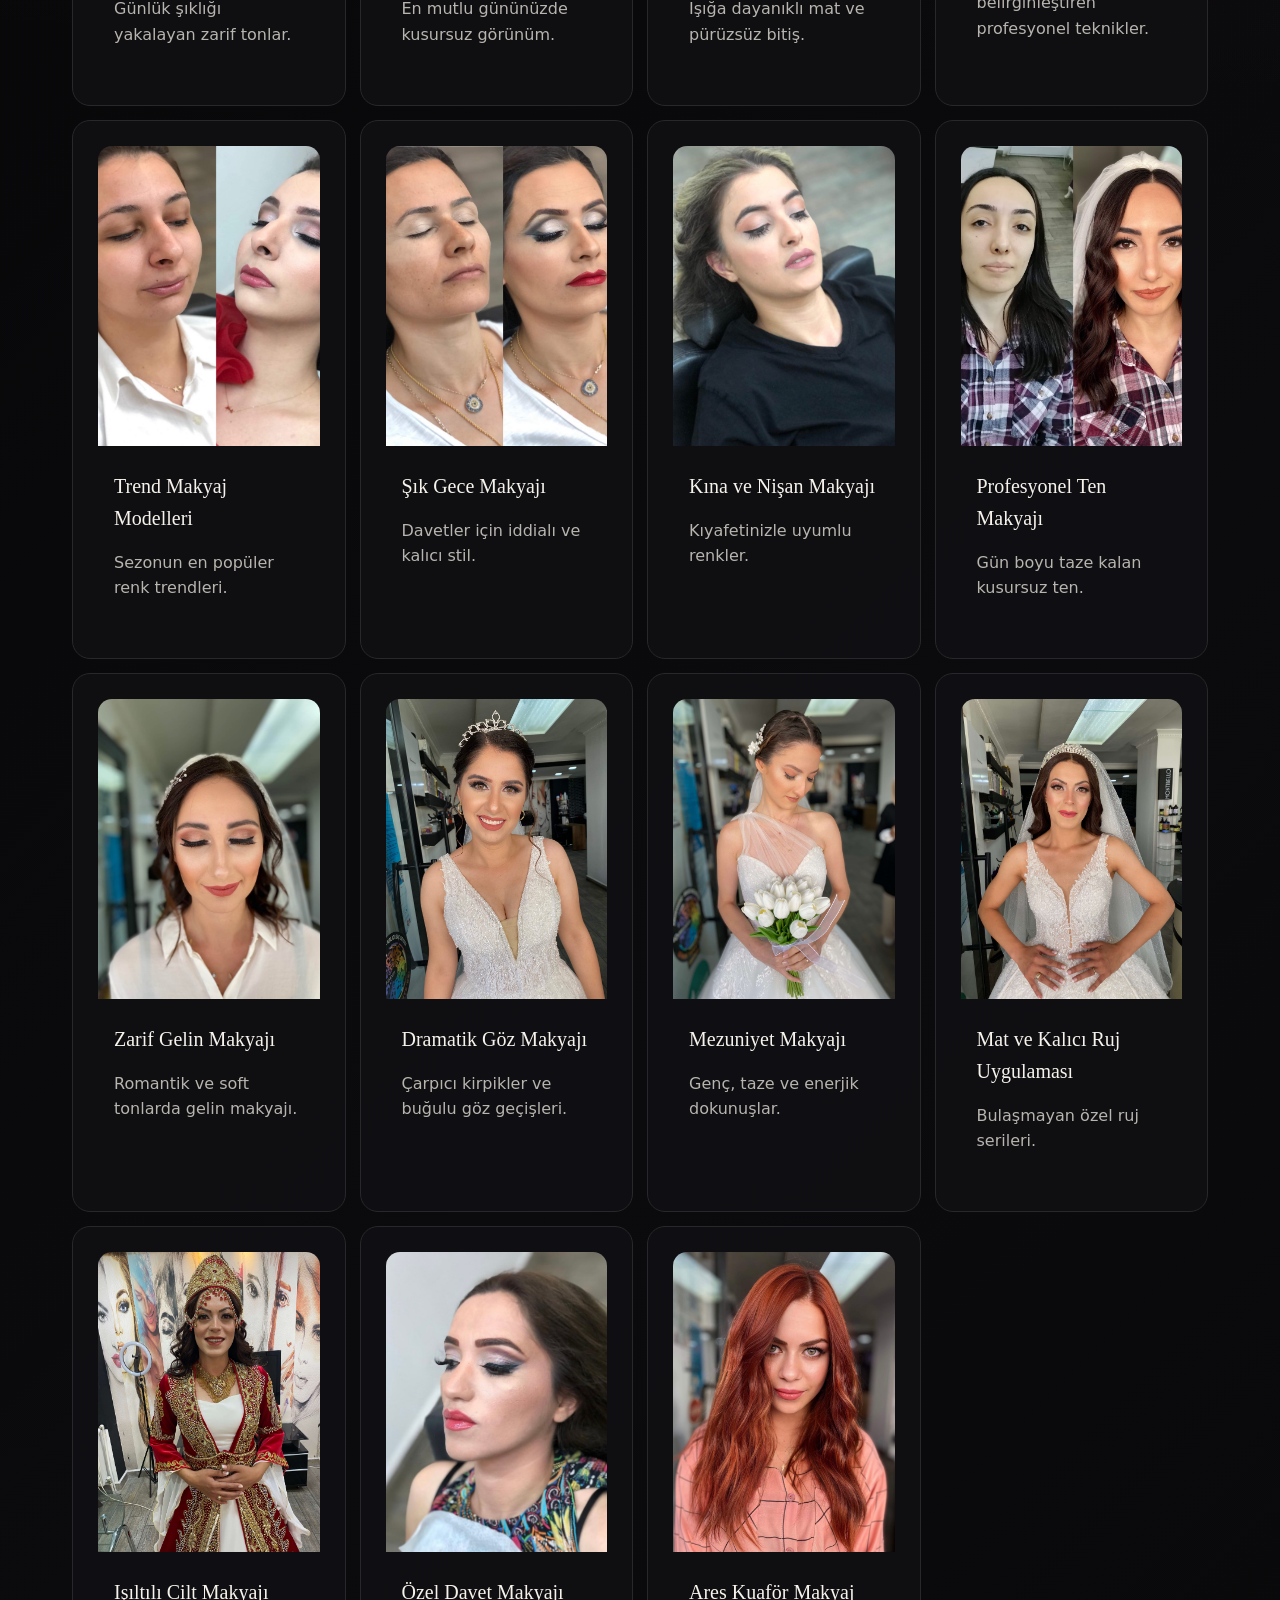
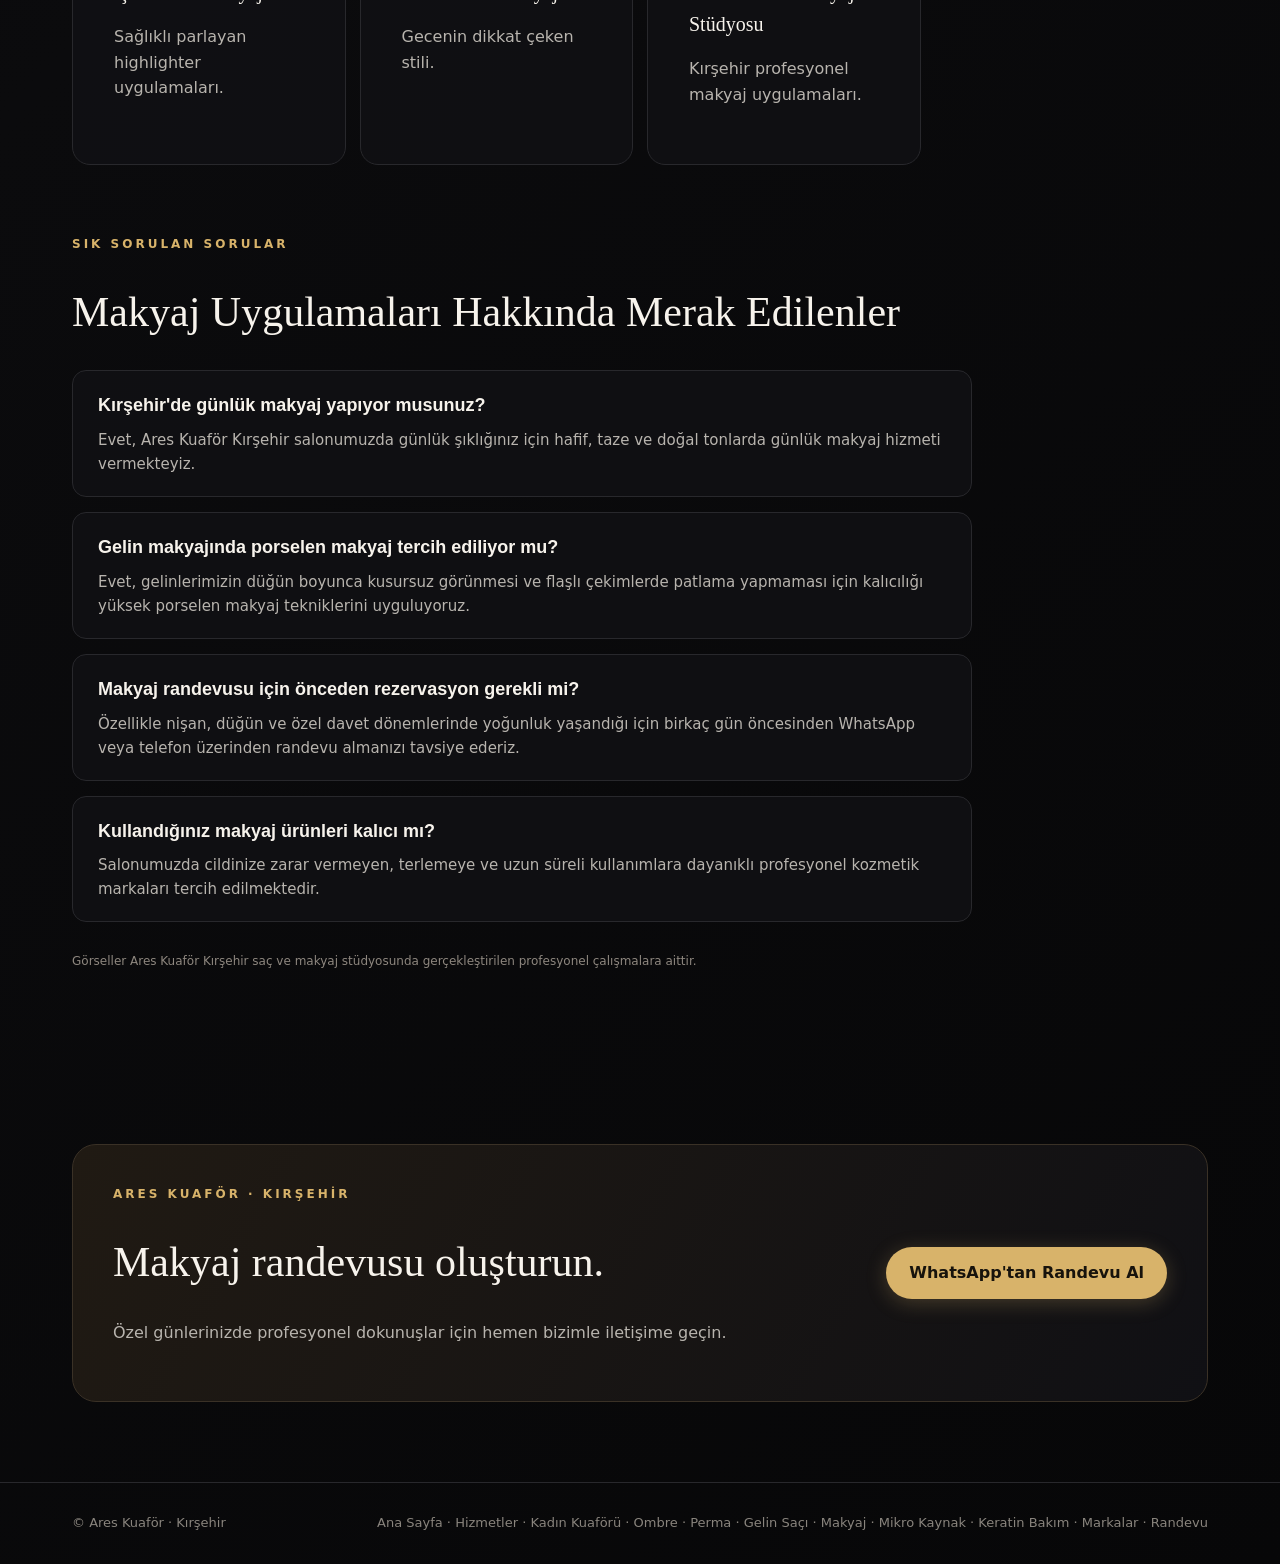
<file: makyaj.html>
<!DOCTYPE html>
<html lang="tr">
<head>
<meta charset="utf-8"/>
<meta content="width=device-width,initial-scale=1" name="viewport"/>
<title>Ares Kuaför Kırşehir | Profesyonel Makyaj ve Gelin Makyajı Tasarımları</title>
<meta content="Kırşehir profesyonel makyaj, nişan makyajı, günlük makyaj, gece makyajı ve porselen gelin makyajı fiyatları ve modelleri Ares Kuaför'de." name="description"/>
<meta content="index,follow,max-image-preview:large" name="robots"/>
<link href="https://areskuafor.com.tr/makyaj.html" rel="canonical"/>

<!-- Ortak menü + footer (tüm sayfalarda aynı dosyalar) -->
<link rel="stylesheet" href="/menu.css"/>
<script src="/menu.js" defer></script>
<style>
:root{--bg:#050506;--bg2:#0b0b0d;--card:#111114;--gold:#d8b36a;--gold-glow:rgba(216,179,106,0.18);--silver:#d7d9dc;--red:#a61f26;--cream:#f7f3ec;--muted:#b8b4ae;--line:#28282c}
*{box-sizing:border-box}
html{scroll-behavior:smooth;overflow-y:scroll}
body{margin:0;background:radial-gradient(circle at 8% 8%,rgba(215,217,220,.09),transparent 28%),radial-gradient(circle at 92% 12%,rgba(166,31,38,.12),transparent 26%),linear-gradient(135deg,var(--bg),var(--bg2) 55%,#070708);color:var(--cream);font-family:Inter,system-ui,-apple-system,BlinkMacSystemFont,"Segoe UI",sans-serif;line-height:1.6;padding-bottom:0}
body:before{content:"";position:fixed;inset:0;pointer-events:none;background:linear-gradient(120deg,transparent 0%,rgba(255,255,255,.025) 45%,transparent 70%);z-index:-1}
a{color:inherit;text-decoration:none}
.wrap{max-width:1180px;margin:auto;padding:0 22px}
.btn{display:inline-flex;align-items:center;justify-content:center;gap:8px;padding:12px 22px;border-radius:999px;border:1px solid #555;font-weight:700;transition:all .25s ease;flex-shrink:0}
.btn:hover{transform:translateY(-2px)}
.gold{background:var(--gold);color:#17130c!important;border-color:transparent;box-shadow:0 4px 20px rgba(216,179,106,0.25)}
.gold:hover{background:#e3bf79;box-shadow:0 6px 25px rgba(216,179,106,0.4)}

.hero{padding:90px 0 70px;position:relative;overflow:hidden;background:radial-gradient(circle at 80% 30%,rgba(216,179,106,.12),transparent 45%),radial-gradient(circle at 20% 70%,rgba(166,31,38,.12),transparent 40%)}
.kicker{color:var(--gold);font-size:12px;letter-spacing:3px;text-transform:uppercase;font-weight:800}
h1,h2,h3{font-family:Georgia,serif;font-weight:500}
h1{font-size:clamp(42px,5.5vw,76px);line-height:1.05;margin:10px 0 20px}
h2{font-size:42px;line-height:1.1}
p{color:var(--muted)}
section{padding:80px 0}
.grid3{display:grid;grid-template-columns:repeat(3,1fr);gap:16px}
.grid4{display:grid;grid-template-columns:repeat(4,1fr);gap:14px}
.card{background:rgba(17,17,20,.92);border:1px solid var(--line);border-radius:18px;padding:25px}
.card h3{font-size:20px;margin:8px 0;color:var(--cream)}
.product img{width:100%;height:300px;object-fit:cover;background:#0b0b0d;border-radius:14px 14px 0 0;display:block}
.product .body{padding:16px}
.source{font-size:12px;margin-top:20px;color:#8e877f}
.source a{text-decoration:underline;color:var(--gold)}
.cta{background:linear-gradient(120deg,#201a13,#101014);border:1px solid #3a3126;border-radius:24px;padding:40px;display:flex;justify-content:space-between;gap:25px;align-items:center}
footer{border-top:1px solid var(--line);padding:30px 0;color:#89847d;font-size:13px}
.foot{display:flex;justify-content:space-between}
.float{position:fixed;right:18px;bottom:18px;z-index:40;background:#25D366;color:#fff;padding:12px 20px;border-radius:999px;font-weight:800;display:inline-flex;align-items:center;gap:8px;box-shadow:0 4px 15px rgba(37,211,102,0.4)}

.quick-action-bar{display:none}

/* Soru-Cevap Akordeon Stilleri */
.faq-list{display:flex;flex-direction:column;gap:15px;max-width:900px;margin-top:30px}
.faq-item{background:rgba(17,17,20,.92);border:1px solid var(--line);border-radius:14px;padding:20px 25px}
.faq-item h3{font-size:18px;color:var(--cream);margin:0 0 8px 0;font-family:Inter,sans-serif;font-weight:600}
.faq-item p{margin:0;font-size:15px}

@media(max-width:960px){
  .grid4{grid-template-columns:repeat(2,1fr)}
  .grid3{grid-template-columns:1fr 1fr}
  .cta{display:block}
}
@media(max-width:768px){
  body{padding-bottom:70px}
  .float{display:none!important}
  .quick-action-bar{
    display:flex;position:fixed;bottom:0;left:0;right:0;z-index:999;
    background:rgba(11,11,13,0.95);backdrop-filter:blur(12px);
    border-top:1px solid var(--line);padding:8px 12px;
    justify-content:space-around;align-items:center;box-shadow:0 -5px 25px rgba(0,0,0,0.5);
  }
  .quick-action-bar a{display:flex;flex-direction:column;align-items:center;gap:4px;font-size:11px;font-weight:600;color:var(--muted);flex:1;text-align:center}
  .quick-action-bar svg{width:20px;height:20px}
  .quick-action-bar .action-btn-highlight{background:var(--gold);color:#111!important;padding:8px 12px;border-radius:12px;font-weight:800}
}
@media(max-width:600px){
  .grid4,.grid3{grid-template-columns:1fr}
  .hero{padding:60px 0 50px}
  h2{font-size:34px}
}
</style>

<!-- Google tag (gtag.js) -->
<script async src="https://www.googletagmanager.com/gtag/js?id=G-4QZ3QC3LW8"></script>
<script>
  window.dataLayer = window.dataLayer || [];
  function gtag(){dataLayer.push(arguments);}
  gtag('js', new Date());
  gtag('config', 'G-4QZ3QC3LW8');
</script>
</head>
<body>
<!-- ORTAK MENÜ: menu.js tarafından doldurulur -->
<nav id="site-nav" aria-label="Ana menü">
  <noscript>
    <div class="wrap" style="padding-top:14px;padding-bottom:14px;display:flex;gap:16px;flex-wrap:wrap">
      <a href="/">Anasayfa</a>
      <a href="hizmetler.html">Hizmetler</a>
      <a href="kadin-kuaforu.html">Kadın Kuaförü</a>
      <a href="ombre.html">Ombre</a>
      <a href="perma.html">Perma</a>
      <a href="mikro-kaynak.html">Mikro Kaynak</a>
      <a href="gelin-saci.html">Gelin Saçı</a>
      <a href="makyaj.html">Makyaj</a>
      <a href="markalar.html">Markalar</a>
      <a href="randevu.html">Randevu</a>
    </div>
  </noscript>
</nav>

<header class="hero">
  <div class="wrap">
    <div class="kicker">Kırşehir Profesyonel Makyaj</div>
    <h1>Özel Günleriniz İçin <span style="color:var(--gold)">Makyaj Tasarımları.</span></h1>
    <p style="max-width:760px;font-size:18px">Gelin makyajı, nişan makyajı, günlük makyaj ve gece makyajı uygulamalarımızla yüz hatlarınıza en uygun profesyonel dokunuşları sunuyoruz.</p>
  </div>
</header>

<section>
<div class="wrap">
<div class="grid4">
<article class="card product"><img alt="Kırşehir Profesyonel Makyaj Modeli 1" loading="lazy" src="kirsehir-makyaj-1.jpg"><div class="body"><h3>Gelin ve Nişan Makyajı</h3><p>Kalıcı ve profesyonel özel gün makyajı tasarımı.</p></div></article>
<article class="card product"><img alt="Kırşehir Profesyonel Makyaj Modeli 2" loading="lazy" src="kirsehir-makyaj-2.JPG"><div class="body"><h3>Özel Gün Makyajı</h3><p>Yüz tipinize uygun özel tonlar ve uygulamalar.</p></div></article>
<article class="card product"><img alt="Kırşehir Profesyonel Makyaj Modeli 3" loading="lazy" src="kirsehir-makyaj-3.JPG"><div class="body"><h3>Gece ve Porselen Makyaj</h3><p>Uzun süre kalıcılığını koruyan porselen makyaj.</p></div></article>
<article class="card product"><img alt="Kırşehir Profesyonel Makyaj Modeli 4" loading="lazy" src="kirsehir-makyaj-4.JPG"><div class="body"><h3>Göz Makyajı Detayı</h3><p>Derinlik kazandıran profesyonel göz tasarımı.</p></div></article>
<article class="card product"><img alt="Kırşehir Profesyonel Makyaj Modeli 5" loading="lazy" src="kirsehir-makyaj-5.JPG"><div class="body"><h3>Doğal Makyaj Uygulaması</h3><p>Günlük şıklığı yakalayan zarif tonlar.</p></div></article>
<article class="card product"><img alt="Kırşehir Profesyonel Makyaj Modeli 6" loading="lazy" src="kirsehir-makyaj-6.JPG"><div class="body"><h3>Düğün Makyajı Tasarımı</h3><p>En mutlu gününüzde kusursuz görünüm.</p></div></article>
<article class="card product"><img alt="Kırşehir Profesyonel Makyaj Modeli 7" loading="lazy" src="kirsehir-makyaj-7.JPG"><div class="body"><h3>Stüdyo ve Fotoğraf Makyajı</h3><p>Işığa dayanıklı mat ve pürüzsüz bitiş.</p></div></article>
<article class="card product"><img alt="Kırşehir Profesyonel Makyaj Modeli 8" loading="lazy" src="kirsehir-makyaj-8.JPG"><div class="body"><h3>Kontür ve Aydınlatma</h3><p>Yüz hatlarını belirginleştiren profesyonel teknikler.</p></div></article>
<article class="card product"><img alt="Kırşehir Profesyonel Makyaj Modeli 9" loading="lazy" src="kirsehir-makyaj-9.JPG"><div class="body"><h3>Trend Makyaj Modelleri</h3><p>Sezonun en popüler renk trendleri.</p></div></article>
<article class="card product"><img alt="Kırşehir Profesyonel Makyaj Modeli 10" loading="lazy" src="kirsehir-makyaj-10.JPG"><div class="body"><h3>Şık Gece Makyajı</h3><p>Davetler için iddialı ve kalıcı stil.</p></div></article>
<article class="card product"><img alt="Kırşehir Profesyonel Makyaj Modeli 11" loading="lazy" src="kirsehir-makyaj-11.JPG"><div class="body"><h3>Kına ve Nişan Makyajı</h3><p>Kıyafetinizle uyumlu renkler.</p></div></article>
<article class="card product"><img alt="Kırşehir Profesyonel Makyaj Modeli 12" loading="lazy" src="kirsehir-makyaj-12.JPG"><div class="body"><h3>Profesyonel Ten Makyajı</h3><p>Gün boyu taze kalan kusursuz ten.</p></div></article>
<article class="card product"><img alt="Kırşehir Profesyonel Makyaj Modeli 13" loading="lazy" src="kirsehir-makyaj-13.JPG"><div class="body"><h3>Zarif Gelin Makyajı</h3><p>Romantik ve soft tonlarda gelin makyajı.</p></div></article>
<article class="card product"><img alt="Kırşehir Profesyonel Makyaj Modeli 14" loading="lazy" src="kirsehir-makyaj-14.JPG"><div class="body"><h3>Dramatik Göz Makyajı</h3><p>Çarpıcı kirpikler ve buğulu göz geçişleri.</p></div></article>
<article class="card product"><img alt="Kırşehir Profesyonel Makyaj Modeli 15" loading="lazy" src="kirsehir-makyaj-15.JPG"><div class="body"><h3>Mezuniyet Makyajı</h3><p>Genç, taze ve enerjik dokunuşlar.</p></div></article>
<article class="card product"><img alt="Kırşehir Profesyonel Makyaj Modeli 16" loading="lazy" src="kirsehir-makyaj-16.JPG"><div class="body"><h3>Mat ve Kalıcı Ruj Uygulaması</h3><p>Bulaşmayan özel ruj serileri.</p></div></article>
<article class="card product"><img alt="Kırşehir Profesyonel Makyaj Modeli 17" loading="lazy" src="kirsehir-makyaj-17.JPG"><div class="body"><h3>Işıltılı Cilt Makyajı</h3><p>Sağlıklı parlayan highlighter uygulamaları.</p></div></article>
<article class="card product"><img alt="Kırşehir Profesyonel Makyaj Modeli 18" loading="lazy" src="kirsehir-makyaj-18.JPG"><div class="body"><h3>Özel Davet Makyajı</h3><p>Gecenin dikkat çeken stili.</p></div></article>
<article class="card product"><img alt="Kırşehir Profesyonel Makyaj Modeli 19" loading="lazy" src="kirsehir-makyaj-19.JPG"><div class="body"><h3>Ares Kuaför Makyaj Stüdyosu</h3><p>Kırşehir profesyonel makyaj uygulamaları.</p></div></article>
</div>

<!-- SEO UYUMLU SORU - CEVAP BÖLÜMÜ -->
<div style="margin-top:70px">
  <div class="kicker">Sık Sorulan Sorular</div>
  <h2>Makyaj Uygulamaları Hakkında Merak Edilenler</h2>
  
  <div class="faq-list">
    <div class="faq-item">
      <h3>Kırşehir'de günlük makyaj yapıyor musunuz?</h3>
      <p>Evet, Ares Kuaför Kırşehir salonumuzda günlük şıklığınız için hafif, taze ve doğal tonlarda günlük makyaj hizmeti vermekteyiz.</p>
    </div>
    <div class="faq-item">
      <h3>Gelin makyajında porselen makyaj tercih ediliyor mu?</h3>
      <p>Evet, gelinlerimizin düğün boyunca kusursuz görünmesi ve flaşlı çekimlerde patlama yapmaması için kalıcılığı yüksek porselen makyaj tekniklerini uyguluyoruz.</p>
    </div>
    <div class="faq-item">
      <h3>Makyaj randevusu için önceden rezervasyon gerekli mi?</h3>
      <p>Özellikle nişan, düğün ve özel davet dönemlerinde yoğunluk yaşandığı için birkaç gün öncesinden WhatsApp veya telefon üzerinden randevu almanızı tavsiye ederiz.</p>
    </div>
    <div class="faq-item">
      <h3>Kullandığınız makyaj ürünleri kalıcı mı?</h3>
      <p>Salonumuzda cildinize zarar vermeyen, terlemeye ve uzun süreli kullanımlara dayanıklı profesyonel kozmetik markaları tercih edilmektedir.</p>
    </div>
  </div>
</div>

<p class="source" style="margin-top:30px">Görseller Ares Kuaför Kırşehir saç ve makyaj stüdyosunda gerçekleştirilen profesyonel çalışmalara aittir.</p>
</div>
</section>

<section><div class="wrap"><div class="cta"><div><div class="kicker">Ares Kuaför · Kırşehir</div><h2>Makyaj randevusu oluşturun.</h2><p>Özel günlerinizde profesyonel dokunuşlar için hemen bizimle iletişime geçin.</p></div><a class="btn gold" href="https://wa.me/905531293338" rel="noopener" target="_blank">WhatsApp'tan Randevu Al</a></div></div></section>

<!-- ORTAK FOOTER: menu.js tarafından doldurulur -->
<footer id="site-footer">
  <noscript>
    <div class="wrap foot">
      <div>© Ares Kuaför · Kırşehir</div>
      <div><a href="/">Ana Sayfa</a> · <a href="hizmetler.html">Hizmetler</a> · <a href="makyaj.html">Makyaj</a> · <a href="randevu.html">Randevu</a></div>
    </div>
  </noscript>
</footer>

<!-- Masaüstü Sabit WhatsApp Butonu -->
<a class="float" href="https://wa.me/905531293338" rel="noopener" target="_blank">
  <svg width="20" height="20" viewBox="0 0 24 24" fill="currentColor"><path d="M.057 24l1.687-6.163c-1.041-1.804-1.588-3.849-1.587-5.946.003-6.556 5.338-11.891 11.893-11.891 3.181.001 6.167 1.24 8.413 3.488 2.245 2.248 3.481 5.236 3.48 8.414-.003 6.557-5.338 11.892-11.893 11.892-1.99-.001-3.951-.5-5.688-1.448l-6.305 1.654zm6.597-3.807c1.676.995 3.276 1.591 5.392 1.592 5.448 0 9.886-4.434 9.889-9.885.002-5.462-4.415-9.89-9.881-9.892-5.452 0-9.887 4.434-9.889 9.884-.001 2.225.651 3.891 1.746 5.634l-.999 3.648 3.742-.981zm11.387-5.464c-.074-.124-.272-.198-.57-.347-.297-.149-1.758-.868-2.031-.967-.272-.099-.47-.149-.669.149-.198.297-.768.967-.941 1.165-.173.198-.347.223-.644.074-.297-.149-1.255-.462-2.39-1.475-.883-.788-1.48-1.761-1.653-2.059-.173-.297-.018-.458.13-.606.134-.133.297-.347.446-.521.151-.172.2-.296.3-.495.099-.198.05-.372-.025-.521-.075-.148-.669-1.611-.916-2.206-.242-.579-.487-.501-.669-.51l-.57-.01c-.198 0-.52.074-.792.372s-1.04 1.016-1.04 2.479 1.065 2.876 1.213 3.074c.149.198 2.095 3.2 5.076 4.487.709.306 1.263.489 1.694.626.712.226 1.36.194 1.872.118.571-.085 1.758-.719 2.006-1.413.248-.695.248-1.29.173-1.414z"/></svg>
  WhatsApp
</a>

<!-- MOBİL ALT SABİT HIZLI EYLEM ÇUBUĞU -->
<div class="quick-action-bar">
  <a href="tel:05531293338">
    <svg viewBox="0 0 24 24" fill="none" stroke="currentColor" stroke-width="2"><path d="M22 16.92v3a2 2 0 0 1-2.18 2 19.79 19.79 0 0 1-8.63-3.07 19.5 19.5 0 0 1-6-6 19.79 19.79 0 0 1-3.07-8.67A2 2 0 0 1 4.11 2h3a2 2 0 0 1 2 1.72 12.84 12.84 0 0 0 .7 2.81 2 2 0 0 1-.45 2.11L8.09 9.91a16 16 0 0 0 6 6l1.27-1.27a2 2 0 0 1 2.11-.45 12.84 12.84 0 0 0 2.81.7A2 2 0 0 1 22 16.92z"/></svg>
    Ara
  </a>
  <a href="https://wa.me/905531293338" rel="noopener" target="_blank" style="color:#25D366">
    <svg viewBox="0 0 24 24" fill="currentColor"><path d="M.057 24l1.687-6.163c-1.041-1.804-1.588-3.849-1.587-5.946.003-6.556 5.338-11.891 11.893-11.891 3.181.001 6.167 1.24 8.413 3.488 2.245 2.248 3.481 5.236 3.48 8.414-.003 6.557-5.338 11.892-11.893 11.892-1.99-.001-3.951-.5-5.688-1.448l-6.305 1.654zm6.597-3.807c1.676.995 3.276 1.591 5.392 1.592 5.448 0 9.886-4.434 9.889-9.885.002-5.462-4.415-9.89-9.881-9.892-5.452 0-9.887 4.434-9.889 9.884-.001 2.225.651 3.891 1.746 5.634l-.999 3.648 3.742-.981zm11.387-5.464c-.074-.124-.272-.198-.57-.347-.297-.149-1.758-.868-2.031-.967-.272-.099-.47-.149-.669.149-.198.297-.768.967-.941 1.165-.173.198-.347.223-.644.074-.297-.149-1.255-.462-2.39-1.475-.883-.788-1.48-1.761-1.653-2.059-.173-.297-.018-.458.13-.606.134-.133.297-.347.446-.521.151-.172.2-.296.3-.495.099-.198.05-.372-.025-.521-.075-.148-.669-1.611-.916-2.206-.242-.579-.487-.501-.669-.51l-.57-.01c-.198 0-.52.074-.792.372s-1.04 1.016-1.04 2.479 1.065 2.876 1.213 3.074c.149.198 2.095 3.2 5.076 4.487.709.306 1.263.489 1.694.626.712.226 1.36.194 1.872.118.571-.085 1.758-.719 2.006-1.413.248-.695.248-1.29.173-1.414z"/></svg>
    WhatsApp
  </a>
  <a href="https://maps.app.goo.gl/7nh9N5rrybAvzD2x8?g_st=ic" rel="noopener" target="_blank">
    <svg viewBox="0 0 24 24" fill="none" stroke="currentColor" stroke-width="2"><path d="M21 10c0 7-9 13-9 13s-9-6-9-13a9 9 0 0 1 18 0z"/><circle cx="12" cy="10" r="3"/></svg>
    Yol Tarifi
  </a>
  <a href="randevu.html" class="action-btn-highlight">
    Randevu
  </a>
</div>

<script>
document.addEventListener('click',function(e){
  const a=e.target.closest('a'); if(!a||typeof gtag!=='function')return;
  const h=a.getAttribute('href')||'';
  let ev=null;
  if(h.indexOf('wa.me')>-1)ev='whatsapp_click';
  else if(h.indexOf('tel:')===0)ev='phone_click';
  else if(h.indexOf('maps.app.goo.gl')>-1||h.indexOf('google.com/maps')>-1)ev='directions_click';
  if(!ev)return;
  const loc=a.closest('.quick-action-bar')?'mobil_alt_cubuk':a.closest('.hero')?'hero':a.closest('.cta')?'randevu_bolumu':a.classList.contains('float')?'yuzen_buton':a.closest('nav')?'menu':'diger';
  gtag('event',ev,{link_location:loc,link_url:h,page_name:'makyaj',transport_type:'beacon'});
});
</script>
</body></html>
</file>
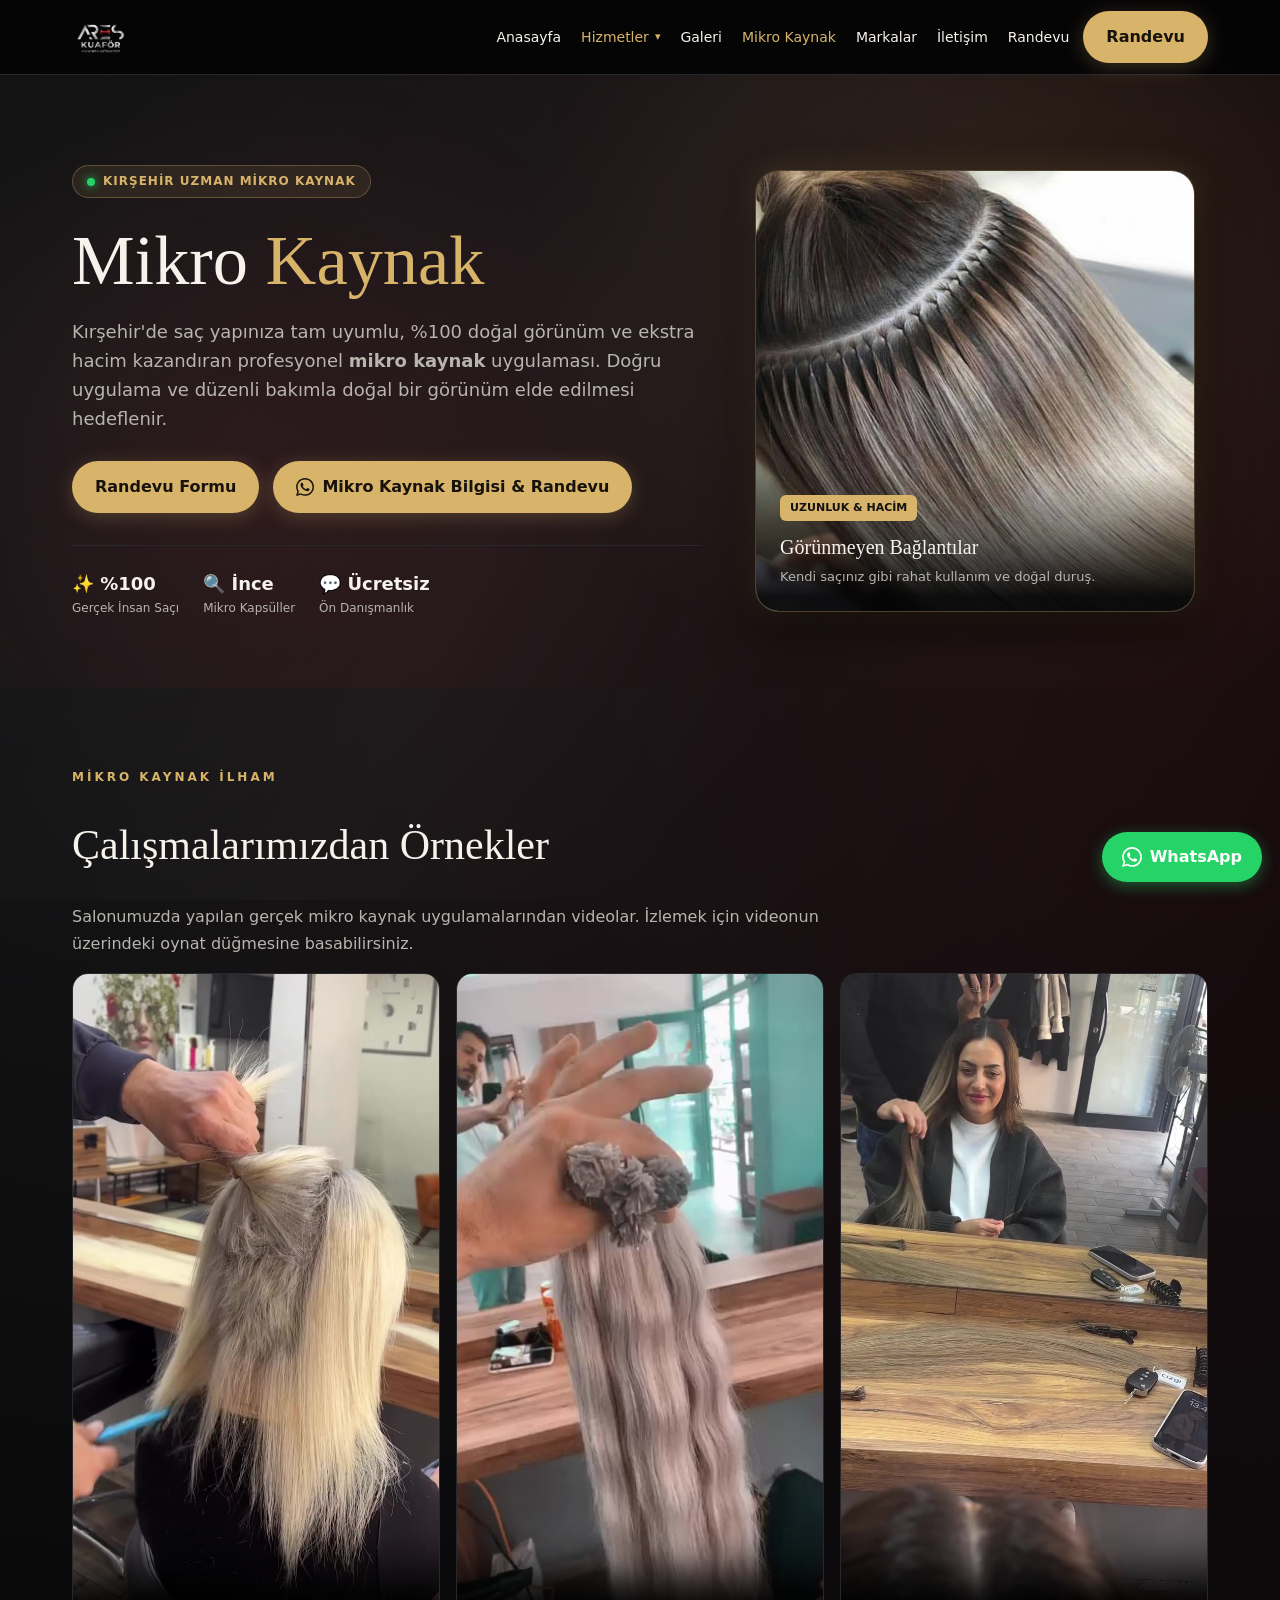
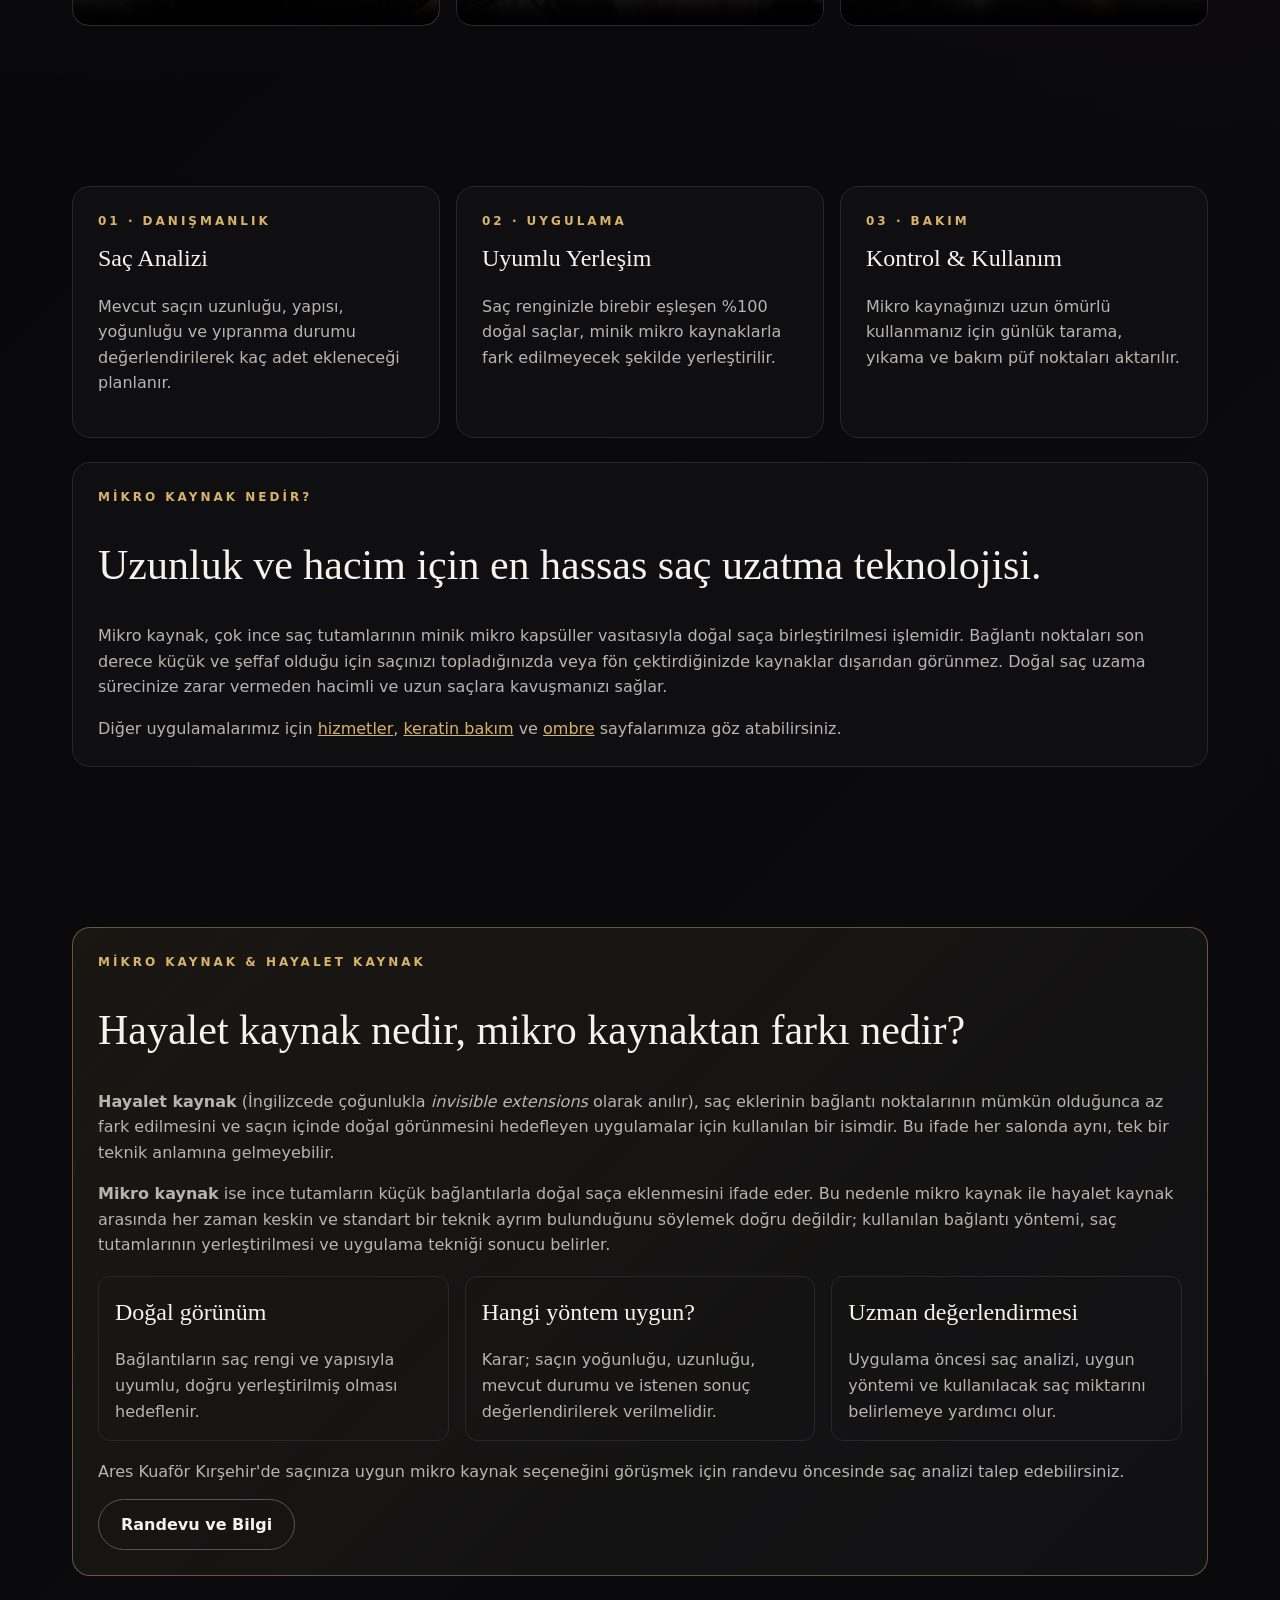
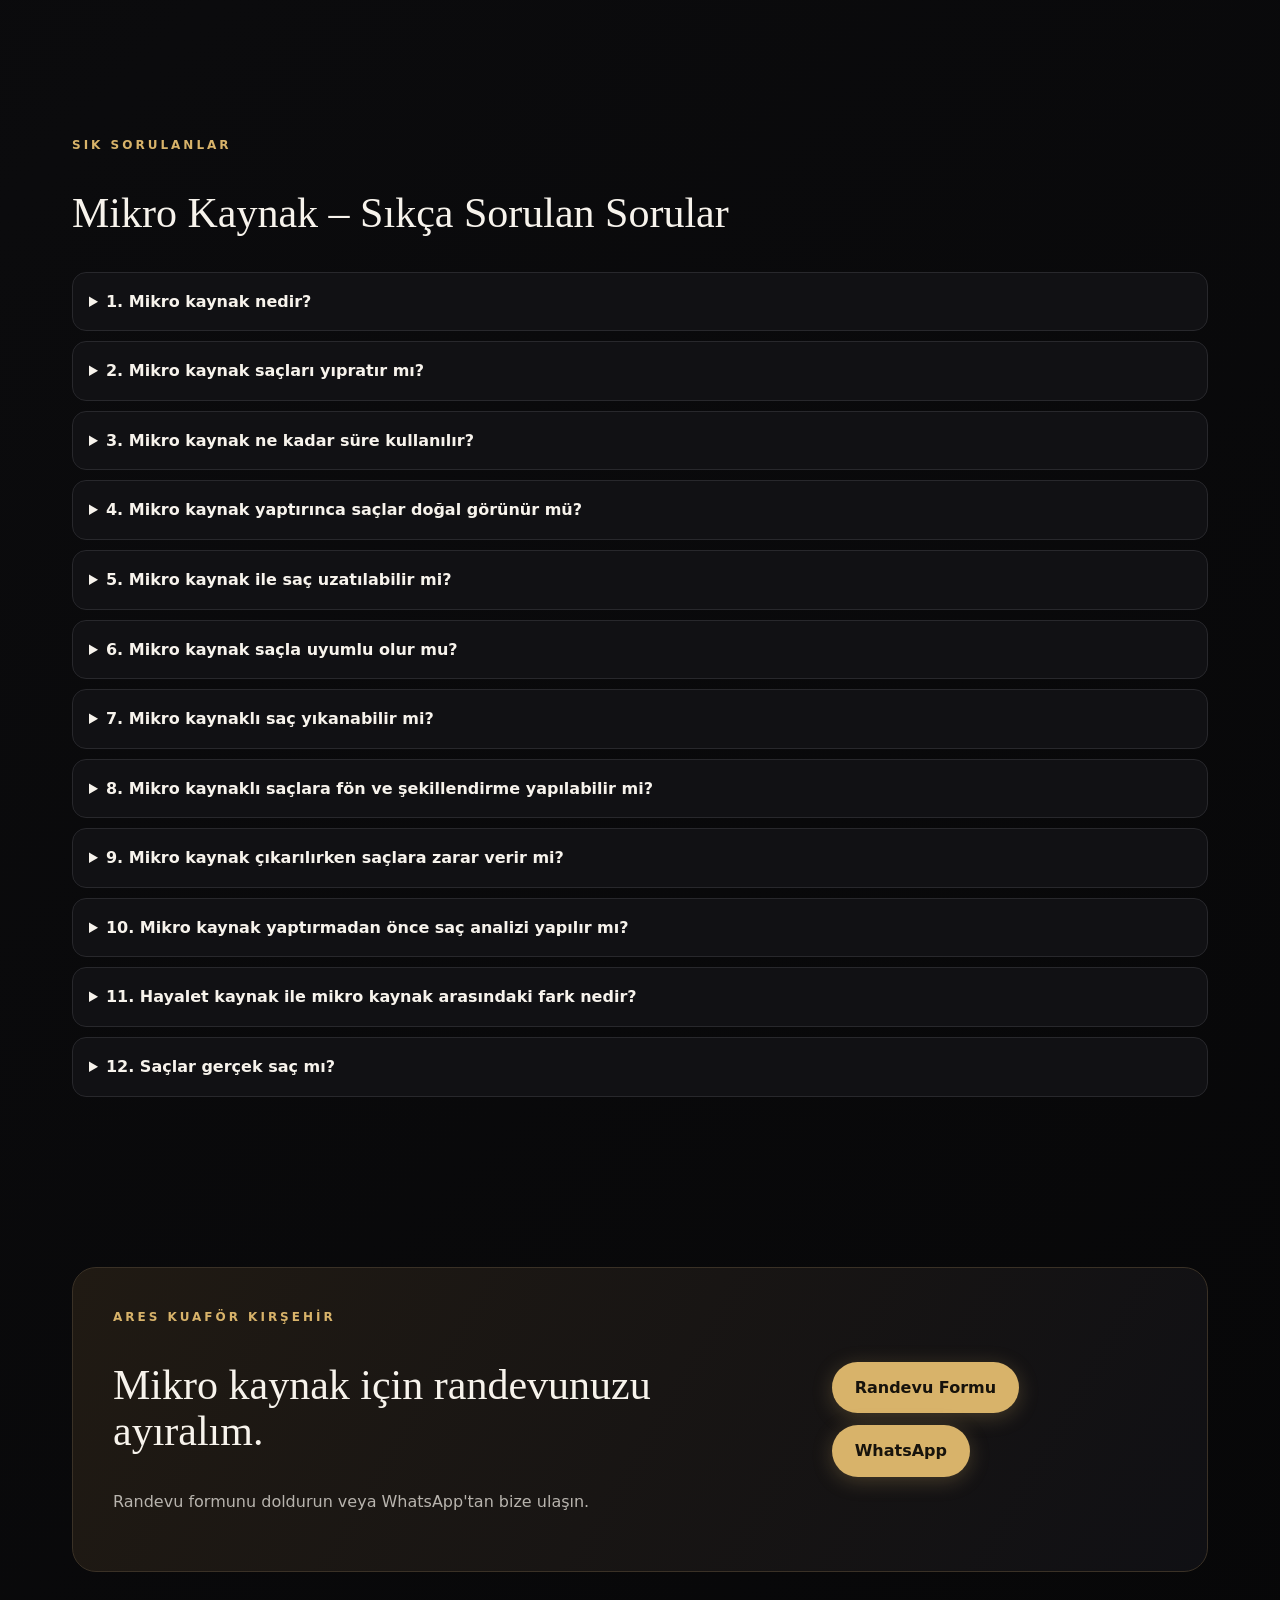
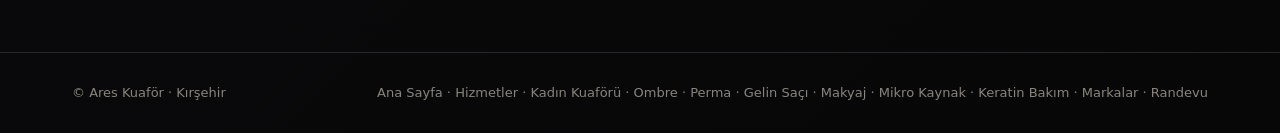
<file: mikro-kaynak.html>
<!DOCTYPE html>
<html lang="tr">
<head>
<meta charset="utf-8"/>
<meta content="width=device-width,initial-scale=1" name="viewport"/>
<title>Mikro Kaynak Kırşehir | Ares Kuaför</title>
<meta content="Kırşehir mikro kaynak: Ares Kuaför’de saçlara uzunluk ve hacim kazandırmaya yönelik mikro kaynak uygulaması, bakım ve sık sorulan sorular." name="description"/>
<meta content="index,follow,max-image-preview:large" name="robots"/>
<link href="https://areskuafor.com.tr/mikro-kaynak.html" rel="canonical"/>
<link rel="icon" href="/favicon.ico" sizes="any"/>
<link rel="icon" type="image/png" sizes="32x32" href="/favicon-32x32.png"/>
<link rel="apple-touch-icon" sizes="180x180" href="/apple-touch-icon.png"/>

<!-- Sosyal paylaşım etiketleri -->
<meta property="og:type" content="website"/>
<meta property="og:locale" content="tr_TR"/>
<meta property="og:site_name" content="Ares Kuaför"/>
<meta property="og:title" content="Mikro Kaynak Kırşehir | Ares Kuaför"/>
<meta property="og:description" content="Kırşehir mikro kaynak: Ares Kuaför’de saçlara uzunluk ve hacim kazandırmaya yönelik mikro kaynak uygulaması, bakım ve sık sorulan sorular."/>
<meta property="og:url" content="https://areskuafor.com.tr/mikro-kaynak.html"/>
<meta property="og:image" content="https://areskuafor.com.tr/og-image.png"/>
<meta name="twitter:card" content="summary_large_image"/>
<meta name="twitter:title" content="Mikro Kaynak Kırşehir | Ares Kuaför"/>
<meta name="twitter:description" content="Kırşehir mikro kaynak: Ares Kuaför’de saçlara uzunluk ve hacim kazandırmaya yönelik mikro kaynak uygulaması, bakım ve sık sorulan sorular."/>
<meta name="twitter:image" content="https://areskuafor.com.tr/og-image.png"/>

<!-- Ortak menü + footer (tüm sayfalarda aynı dosyalar) -->
<link rel="stylesheet" href="/menu.css"/>
<script src="/menu.js" defer></script>

<style>
:root{--bg:#050506;--bg2:#0b0b0d;--card:#111114;--gold:#d8b36a;--gold-glow:rgba(216,179,106,0.18);--silver:#d7d9dc;--red:#a61f26;--cream:#f7f3ec;--muted:#b8b4ae;--line:#28282c}
*{box-sizing:border-box}
html{scroll-behavior:smooth;overflow-y:scroll}
body{margin:0;background:radial-gradient(circle at 8% 8%,rgba(215,217,220,.09),transparent 28%),radial-gradient(circle at 92% 12%,rgba(166,31,38,.12),transparent 26%),linear-gradient(135deg,var(--bg),var(--bg2) 55%,#070708);color:var(--cream);font-family:Inter,system-ui,-apple-system,BlinkMacSystemFont,"Segoe UI",sans-serif;line-height:1.6;padding-bottom:0}
body:before{content:"";position:fixed;inset:0;pointer-events:none;background:linear-gradient(120deg,transparent 0%,rgba(255,255,255,.025) 45%,transparent 70%);z-index:-1}
a{color:inherit;text-decoration:none}
.wrap{max-width:1180px;margin:auto;padding:0 22px}
#site-nav{min-height:75px}
#site-footer{min-height:80px}
section[id]{scroll-margin-top:90px}

.btn{display:inline-flex;align-items:center;justify-content:center;gap:8px;padding:12px 22px;border-radius:999px;border:1px solid #555;font-weight:700;transition:all .25s ease;flex-shrink:0}
.btn:hover{transform:translateY(-2px)}
.gold{background:var(--gold);color:#17130c!important;border-color:transparent;box-shadow:0 4px 20px rgba(216,179,106,0.25)}
.gold:hover{background:#e3bf79;box-shadow:0 6px 25px rgba(216,179,106,0.4)}

.hero{padding:90px 0 70px;position:relative;overflow:hidden;background:radial-gradient(circle at 80% 30%,rgba(216,179,106,.12),transparent 45%),radial-gradient(circle at 20% 70%,rgba(166,31,38,.12),transparent 40%)}
.hero-grid{display:grid;grid-template-columns:1.15fr .85fr;gap:40px;align-items:center}
.badge-pill{display:inline-flex;align-items:center;gap:8px;padding:6px 14px;border-radius:999px;background:rgba(216,179,106,0.1);border:1px solid rgba(216,179,106,0.3);color:var(--gold);font-size:12px;font-weight:700;letter-spacing:1px;text-transform:uppercase;margin-bottom:16px}
.badge-dot{width:8px;height:8px;border-radius:50%;background:#25D366;box-shadow:0 0 10px #25D366}
.kicker{color:var(--gold);font-size:12px;letter-spacing:3px;text-transform:uppercase;font-weight:800}
h1,h2,h3{font-family:Georgia,serif;font-weight:500}
h1{font-size:clamp(42px,5.5vw,76px);line-height:1.05;margin:10px 0 20px}
h2{font-size:42px;line-height:1.1}
p{color:var(--muted)}
.hero-stats{display:flex;gap:24px;margin-top:32px;padding-top:24px;border-top:1px solid var(--line)}
.stat-item{display:flex;flex-direction:column}
.stat-val{font-size:18px;font-weight:800;color:var(--cream);display:flex;align-items:center;gap:6px}
.stat-lbl{font-size:12px;color:var(--muted)}

.hero-visual{position:relative;display:flex;justify-content:center;align-items:center}
.visual-card{position:relative;width:100%;max-width:440px;border-radius:24px;overflow:hidden;border:1px solid rgba(216,179,106,0.3);background:var(--card);box-shadow:0 20px 50px rgba(0,0,0,0.6), 0 0 30px var(--gold-glow)}
.visual-card img{width:100%;height:440px;object-fit:cover;display:block;transition:transform .5s ease}
.visual-card:hover img{transform:scale(1.03)}
.visual-overlay{position:absolute;bottom:0;left:0;right:0;padding:24px;background:linear-gradient(to top, rgba(5,5,6,0.95) 10%, transparent 100%)}
.visual-tag{display:inline-block;padding:4px 10px;background:var(--gold);color:#111;font-size:11px;font-weight:800;border-radius:6px;margin-bottom:6px;text-transform:uppercase}

section{padding:80px 0}
.grid3{display:grid;grid-template-columns:repeat(3,1fr);gap:16px}
.grid4{display:grid;grid-template-columns:repeat(4,1fr);gap:14px}
.card{background:rgba(17,17,20,.92);border:1px solid var(--line);border-radius:18px;padding:25px}
.card h3{font-size:24px;margin:8px 0}
.gallery img,.gallery video{width:100%;height:330px;object-fit:cover;border-radius:16px;border:1px solid var(--line);display:block;background:transparent;transition:transform .2s,filter .2s}
.gallery video{width:100%;height:auto;aspect-ratio:auto;max-height:none;object-fit:cover;background:transparent;border-radius:16px}
.gallery.grid3{align-items:start}
.gallery img:hover,.gallery video:hover{transform:translateY(-3px);filter:brightness(1.06)}
.faq details{background:var(--card);border:1px solid var(--line);border-radius:14px;padding:16px;margin:10px 0}
.faq summary{cursor:pointer;font-weight:700}
.cta{background:linear-gradient(120deg,#201a13,#101014);border:1px solid #3a3126;border-radius:24px;padding:40px;display:flex;justify-content:space-between;gap:25px;align-items:center}
.float{position:fixed;right:18px;bottom:18px;z-index:40;background:#25D366;color:#fff;padding:12px 20px;border-radius:999px;font-weight:800;display:inline-flex;align-items:center;gap:8px;box-shadow:0 4px 15px rgba(37,211,102,0.4)}
.textlink{color:var(--gold);text-decoration:underline}

.quick-action-bar{display:none}

@media(max-width:960px){
  .hero-grid{grid-template-columns:1fr;gap:35px}
  .hero-visual{order:-1;margin-bottom:10px}
  .visual-card img{height:360px}
  .grid4{grid-template-columns:repeat(2,1fr)}
  .grid3{grid-template-columns:1fr}
  .cta{display:block}
}

@media(max-width:768px){
  body{padding-bottom:70px}
  .float{display:none!important}
  .quick-action-bar{
    display:flex;
    position:fixed;
    bottom:0;
    left:0;
    right:0;
    z-index:999;
    background:rgba(11,11,13,0.95);
    backdrop-filter:blur(12px);
    border-top:1px solid var(--line);
    padding:8px 12px;
    justify-content:space-around;
    align-items:center;
    box-shadow:0 -5px 25px rgba(0,0,0,0.5);
  }
  .quick-action-bar a{
    display:flex;
    flex-direction:column;
    align-items:center;
    gap:4px;
    font-size:11px;
    font-weight:600;
    color:var(--muted);
    flex:1;
    text-align:center;
  }
  .quick-action-bar svg{width:20px;height:20px}
  .quick-action-bar .action-btn-highlight{background:var(--gold);color:#111!important;padding:8px 12px;border-radius:12px;font-weight:800}
}

@media(max-width:600px){
  .gallery img{height:360px}
  .gallery video{height:auto;max-height:none;aspect-ratio:auto;object-fit:cover}
  .hero{padding:60px 0 50px}
  h2{font-size:34px}
}
</style>
<script type="application/ld+json">
{"@context":"https://schema.org","@type":"Service","name":"Mikro Kaynak","serviceType":"Mikro kaynak saç uygulaması","provider":{"@type":"HairSalon","name":"Ares Kuaför","url":"https://areskuafor.com.tr/","telephone":"+90 553 129 33 38","address":{"@type":"PostalAddress","streetAddress":"Ahi Evran Mahallesi, Şehit Polis Köksal Demirci Caddesi","addressLocality":"Kırşehir","addressCountry":"TR"}},"areaServed":"Kırşehir"}
</script>
<script type="application/ld+json">
{"@context": "https://schema.org", "@type": "FAQPage", "mainEntity": [{"@type": "Question", "name": "Mikro kaynak nedir?", "acceptedAnswer": {"@type": "Answer", "text": "Mikro kaynak, saçlara küçük ve ince tutamlar halinde doğal görünümlü saç eklenmesini sağlayan bir saç uzatma ve yoğunlaştırma yöntemidir. Doğru uygulandığında saçla bütünleşerek oldukça doğal bir görünüm sağlar."}}, {"@type": "Question", "name": "Mikro kaynak saçları yıpratır mı?", "acceptedAnswer": {"@type": "Answer", "text": "Doğru saç seçimi, uygun uygulama ve düzenli bakım yapıldığı sürece saçın yıpranması söz konusu değildir. Uygulamanın uzman tarafından yapılması büyük önem taşır."}}, {"@type": "Question", "name": "Mikro kaynak ne kadar süre kullanılır?", "acceptedAnswer": {"@type": "Answer", "text": "Saçın uzama hızına ve kişinin bakım rutinine bağlı olarak genellikle 2–4 ay arasında kullanılabilir. Saç uzadıkça kaynakların bakım ve yenileme işlemi yapılmalıdır."}}, {"@type": "Question", "name": "Mikro kaynak yaptırınca saçlar doğal görünür mü?", "acceptedAnswer": {"@type": "Answer", "text": "Evet. Mikro kaynakların en önemli avantajlarından biri doğal görünmesidir. İnce tutamlarla uygulandığı için saçın içine doğru şekilde yerleştirildiğinde kaynak noktaları oldukça az belli olur."}}, {"@type": "Question", "name": "Mikro kaynak ile saç uzatılabilir mi?", "acceptedAnswer": {"@type": "Answer", "text": "Evet. Mikro kaynak hem saçlara uzunluk kazandırmak hem de daha dolgun ve hacimli bir görünüm elde etmek için uygulanabilir."}}, {"@type": "Question", "name": "Mikro kaynak saçla uyumlu olur mu?", "acceptedAnswer": {"@type": "Answer", "text": "Saç rengine, yapısına ve uzunluğuna uygun kaynak saç seçildiğinde kendi saçınızla bütünleşmiş bir görünüm elde edilebilir. Uygulama öncesinde saç analizi yapılması doğru seçim açısından önemlidir."}}, {"@type": "Question", "name": "Mikro kaynaklı saç yıkanabilir mi?", "acceptedAnswer": {"@type": "Answer", "text": "Evet. Mikro kaynaklı saçlar normal şekilde yıkanabilir. Ancak kaynak noktalarının zarar görmemesi için doğru yıkama, kurutma ve tarama tekniklerinin kullanılması gerekir."}}, {"@type": "Question", "name": "Mikro kaynaklı saçlara fön ve şekillendirme yapılabilir mi?", "acceptedAnswer": {"@type": "Answer", "text": "Evet. Mikro kaynak uygulamasından sonra saçlara fön, maşa ve düzleştirici gibi şekillendirme işlemleri uygulanabilir. Ancak yüksek ısıyı kaynak noktalarına doğrudan uygulamamak ve uygun bakım ürünleri kullanmak önemlidir."}}, {"@type": "Question", "name": "Mikro kaynak çıkarılırken saçlara zarar verir mi?", "acceptedAnswer": {"@type": "Answer", "text": "Profesyonel şekilde ve uygun ekipman kullanılarak çıkarıldığında saçın zarar görme riski oldukça düşüktür. Kaynakların kesinlikle evde veya bilinçsiz şekilde çıkarılmaması gerekir."}}, {"@type": "Question", "name": "Mikro kaynak yaptırmadan önce saç analizi yapılır mı?", "acceptedAnswer": {"@type": "Answer", "text": "Evet. Saçın mevcut durumu, yoğunluğu, uzunluğu ve yapısı değerlendirilerek uygulanabilecek kaynak türü ve uygun saç miktarı belirlenir. Böylece daha doğal ve saç yapısına uygun bir sonuç hedeflenir."}}, {"@type": "Question", "name": "Hayalet kaynak ile mikro kaynak arasındaki fark nedir?", "acceptedAnswer": {"@type": "Answer", "text": "Hayalet kaynak adı, bağlantı noktalarının mümkün olduğunca görünmez olmasını hedefleyen uygulamalar için kullanılır; ancak her salonda aynı tekniği ifade etmeyebilir. Kullanılan bağlantı yöntemi ve yerleştirme tekniği önemlidir. Size uygun seçenek saç analiziyle belirlenmelidir."}}, {"@type": "Question", "name": "Saçlar gerçek saç mı?", "acceptedAnswer": {"@type": "Answer", "text": "Evet. Uygulamada kullanılacak saçın türü ve özellikleri danışmanlık sırasında netleştirilir."}}]}
</script>

<!-- Google tag (gtag.js) -->
<script async src="https://www.googletagmanager.com/gtag/js?id=G-4QZ3QC3LW8"></script>
<script>
  window.dataLayer = window.dataLayer || [];
  function gtag(){dataLayer.push(arguments);}
  gtag('js', new Date());

  gtag('config', 'G-4QZ3QC3LW8');
</script>
</head>
<body>
<!-- WhatsApp ikonu (tek sefer tanımlı) -->
<svg width="0" height="0" style="position:absolute" aria-hidden="true">
  <symbol id="wa-icon" viewBox="0 0 24 24"><path d="M.057 24l1.687-6.163c-1.041-1.804-1.588-3.849-1.587-5.946.003-6.556 5.338-11.891 11.893-11.891 3.181.001 6.167 1.24 8.413 3.488 2.245 2.248 3.481 5.236 3.48 8.414-.003 6.557-5.338 11.892-11.893 11.892-1.99-.001-3.951-.5-5.688-1.448l-6.305 1.654zm6.597-3.807c1.676.995 3.276 1.591 5.392 1.592 5.448 0 9.886-4.434 9.889-9.885.002-5.462-4.415-9.89-9.881-9.892-5.452 0-9.887 4.434-9.889 9.884-.001 2.225.651 3.891 1.746 5.634l-.999 3.648 3.742-.981zm11.387-5.464c-.074-.124-.272-.198-.57-.347-.297-.149-1.758-.868-2.031-.967-.272-.099-.47-.149-.669.149-.198.297-.768.967-.941 1.165-.173.198-.347.223-.644.074-.297-.149-1.255-.462-2.39-1.475-.883-.788-1.48-1.761-1.653-2.059-.173-.297-.018-.458.13-.606.134-.133.297-.347.446-.521.151-.172.2-.296.3-.495.099-.198.05-.372-.025-.521-.075-.148-.669-1.611-.916-2.206-.242-.579-.487-.501-.669-.51l-.57-.01c-.198 0-.52.074-.792.372s-1.04 1.016-1.04 2.479 1.065 2.876 1.213 3.074c.149.198 2.095 3.2 5.076 4.487.709.306 1.263.489 1.694.626.712.226 1.36.194 1.872.118.571-.085 1.758-.719 2.006-1.413.248-.695.248-1.29.173-1.414z"/></symbol>
</svg>

<!-- ORTAK MENÜ: menu.js tarafından doldurulur -->
<nav id="site-nav" aria-label="Ana menü">
  <noscript>
    <div class="wrap" style="padding-top:14px;padding-bottom:14px;display:flex;gap:16px;flex-wrap:wrap">
      <a href="/">Anasayfa</a>
      <a href="/hizmetler.html">Hizmetler</a>
      <a href="/kadin-kuaforu.html">Kadın Kuaförü</a>
      <a href="/ombre.html">Ombre</a>
      <a href="/perma.html">Perma</a>
      <a href="/keratinbakim.html">Keratin Bakım</a>
      <a href="/mikro-kaynak.html">Mikro Kaynak</a>
      <a href="/gelin-saci.html">Gelin Saçı</a>
      <a href="/makyaj.html">Makyaj</a>
      <a href="/markalar.html">Markalar</a>
      <a href="/randevu.html">Randevu</a>
    </div>
  </noscript>
</nav>

<header class="hero">
  <div class="wrap">
    <div class="hero-grid">
      <div class="hero-content">
        <div class="badge-pill">
          <span class="badge-dot"></span> Kırşehir Uzman Mikro Kaynak
        </div>
        <h1>Mikro <span style="color:var(--gold)">Kaynak</span></h1>
        <p style="font-size:18px;line-height:1.6;margin-bottom:28px">
          Kırşehir'de saç yapınıza tam uyumlu, %100 doğal görünüm ve ekstra hacim kazandıran profesyonel <strong>mikro kaynak</strong> uygulaması. Doğru uygulama ve düzenli bakımla doğal bir görünüm elde edilmesi hedeflenir.
        </p>
        <div style="display:flex;gap:14px;flex-wrap:wrap;align-items:center">
          <a class="btn gold" href="/randevu.html">Randevu Formu</a>
          <a class="btn gold" href="https://wa.me/905531293338?text=Merhaba%20Ares%20Kuaf%C3%B6r%2C%20mikro%20kaynak%20hakk%C4%B1nda%20bilgi%20ve%20randevu%20almak%20istiyorum." rel="noopener" target="_blank">
            <svg width="18" height="18" fill="currentColor" aria-hidden="true"><use href="#wa-icon"/></svg>
            Mikro Kaynak Bilgisi & Randevu
          </a>
        </div>

        <div class="hero-stats">
          <div class="stat-item">
            <span class="stat-val">✨ %100</span>
            <span class="stat-lbl">Gerçek İnsan Saçı</span>
          </div>
          <div class="stat-item">
            <span class="stat-val">🔍 İnce</span>
            <span class="stat-lbl">Mikro Kapsüller</span>
          </div>
          <div class="stat-item">
            <span class="stat-val">💬 Ücretsiz</span>
            <span class="stat-lbl">Ön Danışmanlık</span>
          </div>
        </div>
      </div>

      <div class="hero-visual">
        <div class="visual-card">
          <img src="/microkaynak.jpg" alt="Ares Kuaför Mikro Kaynak Uygulaması" width="440" height="440" />
          <div class="visual-overlay">
            <span class="visual-tag">Uzunluk & Hacim</span>
            <h3 style="margin:4px 0;font-size:20px;color:var(--cream)">Görünmeyen Bağlantılar</h3>
            <p style="font-size:13px;margin:0;color:var(--muted)">Kendi saçınız gibi rahat kullanım ve doğal duruş.</p>
          </div>
        </div>
      </div>
    </div>
  </div>
</header>

<!-- Video galerisi (girişin hemen altında) -->
<section id="mikro-kaynak-videolar">
  <div class="wrap">
    <div class="kicker">Mikro Kaynak İlham</div>
    <h2>Çalışmalarımızdan Örnekler</h2>
    <p style="max-width:760px;color:var(--muted);line-height:1.7">Salonumuzda yapılan gerçek mikro kaynak uygulamalarından videolar. İzlemek için videonun üzerindeki oynat düğmesine basabilirsiniz.</p>
    <div class="grid3 gallery">
      <div style="position:relative;min-width:0">
        <video controls playsinline preload="metadata" poster="/mikro-kaynak-kapak-1.jpg" aria-label="225 adet mikro kaynak uygulaması videosu">
          <source src="/mikro-kaynak-video-1.mp4" type="video/mp4">
          Tarayıcınız video oynatmayı desteklemiyor.
        </video>
      </div>
      <div style="position:relative;min-width:0">
        <video controls playsinline preload="metadata" poster="/mikro-kaynak-kapak-2.jpg" aria-label="Fön yok maşa yok çünkü gerek yok videosu">
          <source src="/mikro-kaynak-video-2.mp4" type="video/mp4">
          Tarayıcınız video oynatmayı desteklemiyor.
        </video>
      </div>
      <div style="position:relative;min-width:0">
        <video controls playsinline preload="metadata" poster="/mikro-kaynak-kapak-3.jpg" aria-label="250 adet kumral seri mikro kaynak uygulaması videosu">
          <source src="/mikro-kaynak-video-3.mp4" type="video/mp4">
          Tarayıcınız video oynatmayı desteklemiyor.
        </video>
      </div>
    </div>
  </div>
</section>

<section>
  <div class="wrap">
    <div class="grid3">
      <article class="card">
        <div class="kicker">01 · Danışmanlık</div>
        <h3>Saç Analizi</h3>
        <p>Mevcut saçın uzunluğu, yapısı, yoğunluğu ve yıpranma durumu değerlendirilerek kaç adet ekleneceği planlanır.</p>
      </article>
      <article class="card">
        <div class="kicker">02 · Uygulama</div>
        <h3>Uyumlu Yerleşim</h3>
        <p>Saç renginizle birebir eşleşen %100 doğal saçlar, minik mikro kaynaklarla fark edilmeyecek şekilde yerleştirilir.</p>
      </article>
      <article class="card">
        <div class="kicker">03 · Bakım</div>
        <h3>Kontrol & Kullanım</h3>
        <p>Mikro kaynağınızı uzun ömürlü kullanmanız için günlük tarama, yıkama ve bakım püf noktaları aktarılır.</p>
      </article>
    </div>

    <div class="card" style="margin-top:24px">
      <div class="kicker">Mikro Kaynak Nedir?</div>
      <h2>Uzunluk ve hacim için en hassas saç uzatma teknolojisi.</h2>
      <p>Mikro kaynak, çok ince saç tutamlarının minik mikro kapsüller vasıtasıyla doğal saça birleştirilmesi işlemidir. Bağlantı noktaları son derece küçük ve şeffaf olduğu için saçınızı topladığınızda veya fön çektirdiğinizde kaynaklar dışarıdan görünmez. Doğal saç uzama sürecinize zarar vermeden hacimli ve uzun saçlara kavuşmanızı sağlar.</p>
      <p style="margin-bottom:0">Diğer uygulamalarımız için <a class="textlink" href="/hizmetler.html">hizmetler</a>, <a class="textlink" href="/keratinbakim.html">keratin bakım</a> ve <a class="textlink" href="/ombre.html">ombre</a> sayfalarımıza göz atabilirsiniz.</p>
    </div>
  </div>
</section>

<section id="hayalet-kaynak">
  <div class="wrap">
    <div class="card" style="border-color:rgba(216,179,106,.42);background:linear-gradient(135deg,rgba(216,179,106,.08),var(--card));">
      <div class="kicker">Mikro Kaynak & Hayalet Kaynak</div>
      <h2>Hayalet kaynak nedir, mikro kaynaktan farkı nedir?</h2>
      <p><strong>Hayalet kaynak</strong> (İngilizcede çoğunlukla <em>invisible extensions</em> olarak anılır), saç eklerinin bağlantı noktalarının mümkün olduğunca az fark edilmesini ve saçın içinde doğal görünmesini hedefleyen uygulamalar için kullanılan bir isimdir. Bu ifade her salonda aynı, tek bir teknik anlamına gelmeyebilir.</p>
      <p><strong>Mikro kaynak</strong> ise ince tutamların küçük bağlantılarla doğal saça eklenmesini ifade eder. Bu nedenle mikro kaynak ile hayalet kaynak arasında her zaman keskin ve standart bir teknik ayrım bulunduğunu söylemek doğru değildir; kullanılan bağlantı yöntemi, saç tutamlarının yerleştirilmesi ve uygulama tekniği sonucu belirler.</p>
      <div class="grid3" style="margin-top:18px">
        <div style="padding:16px;border:1px solid var(--line);border-radius:12px">
          <h3 style="margin-top:0">Doğal görünüm</h3>
          <p style="margin-bottom:0">Bağlantıların saç rengi ve yapısıyla uyumlu, doğru yerleştirilmiş olması hedeflenir.</p>
        </div>
        <div style="padding:16px;border:1px solid var(--line);border-radius:12px">
          <h3 style="margin-top:0">Hangi yöntem uygun?</h3>
          <p style="margin-bottom:0">Karar; saçın yoğunluğu, uzunluğu, mevcut durumu ve istenen sonuç değerlendirilerek verilmelidir.</p>
        </div>
        <div style="padding:16px;border:1px solid var(--line);border-radius:12px">
          <h3 style="margin-top:0">Uzman değerlendirmesi</h3>
          <p style="margin-bottom:0">Uygulama öncesi saç analizi, uygun yöntemi ve kullanılacak saç miktarını belirlemeye yardımcı olur.</p>
        </div>
      </div>
      <p style="margin:18px 0 0;color:var(--muted)">Ares Kuaför Kırşehir'de saçınıza uygun mikro kaynak seçeneğini görüşmek için randevu öncesinde saç analizi talep edebilirsiniz.</p>
      <a class="btn" href="/randevu.html" style="display:inline-block;margin-top:14px">Randevu ve Bilgi</a>
    </div>
  </div>
</section>

<section id="sss">
  <div class="wrap">
    <div class="kicker">Sık Sorulanlar</div>
    <h2>Mikro Kaynak – Sıkça Sorulan Sorular</h2>
    <div class="faq">
      <details><summary>1. Mikro kaynak nedir?</summary><p>Mikro kaynak, saçlara küçük ve ince tutamlar halinde doğal görünümlü saç eklenmesini sağlayan bir saç uzatma ve yoğunlaştırma yöntemidir. Doğru uygulandığında saçla bütünleşerek oldukça doğal bir görünüm sağlar.</p></details>
      <details><summary>2. Mikro kaynak saçları yıpratır mı?</summary><p>Doğru saç seçimi, doğru uygulama ve düzenli bakım yapıldığı sürece saçın yıpranma riskini ortadan kaldırırır. Uygulamanın uzman tarafından yapılması büyük önem taşır.</p></details>
      <details><summary>3. Mikro kaynak ne kadar süre kullanılır?</summary><p>Saçın uzama hızına ve kişinin bakım rutinine bağlı olarak genellikle 2–4 ay arasında kullanılabilir. Saç uzadıkça kaynakların bakım ve yenileme işlemi yapılmalıdır.</p></details>
      <details><summary>4. Mikro kaynak yaptırınca saçlar doğal görünür mü?</summary><p>Evet. Mikro kaynakların en önemli avantajlarından biri doğal görünmesidir. İnce tutamlarla uygulandığı için saçın içine doğru şekilde yerleştirildiğinde kaynak noktaları oldukça az belli olur.</p></details>
      <details><summary>5. Mikro kaynak ile saç uzatılabilir mi?</summary><p>Evet. Mikro kaynak hem saçlara uzunluk kazandırmak hem de daha dolgun ve hacimli bir görünüm elde etmek için uygulanabilir.</p></details>
      <details><summary>6. Mikro kaynak saçla uyumlu olur mu?</summary><p>Saç rengine, yapısına ve uzunluğuna uygun kaynak saç seçildiğinde kendi saçınızla bütünleşmiş bir görünüm elde edilebilir. Uygulama öncesinde saç analizi yapılması doğru seçim açısından önemlidir.</p></details>
      <details><summary>7. Mikro kaynaklı saç yıkanabilir mi?</summary><p>Evet. Mikro kaynaklı saçlar normal şekilde yıkanabilir. Ancak kaynak noktalarının zarar görmemesi için doğru yıkama, kurutma ve tarama tekniklerinin kullanılması gerekir.</p></details>
      <details><summary>8. Mikro kaynaklı saçlara fön ve şekillendirme yapılabilir mi?</summary><p>Evet. Mikro kaynak uygulamasından sonra saçlara fön, maşa ve düzleştirici gibi şekillendirme işlemleri uygulanabilir. Ancak yüksek ısıyı kaynak noktalarına doğrudan uygulamamak ve uygun bakım ürünleri kullanmak önemlidir.</p></details>
      <details><summary>9. Mikro kaynak çıkarılırken saçlara zarar verir mi?</summary><p>Profesyonel şekilde ve uygun ekipman kullanılarak çıkarıldığında saçın zarar görme riski oldukça düşüktür. Kaynakların kesinlikle evde veya bilinçsiz şekilde çıkarılmaması gerekir.</p></details>
      <details><summary>10. Mikro kaynak yaptırmadan önce saç analizi yapılır mı?</summary><p>Evet. Saçın mevcut durumu, yoğunluğu, uzunluğu ve yapısı değerlendirilerek uygulanabilecek kaynak türü ve uygun saç miktarı belirlenir. Böylece daha doğal ve saç yapısına uygun bir sonuç hedeflenir.</p></details>
      <details><summary>11. Hayalet kaynak ile mikro kaynak arasındaki fark nedir?</summary><p>Hayalet kaynak adı, bağlantı noktalarının mümkün olduğunca görünmez olmasını hedefleyen uygulamalar için kullanılır; ancak her salonda aynı tekniği ifade etmeyebilir. Kullanılan bağlantı yöntemi ve yerleştirme tekniği önemlidir. Size uygun seçenek saç analiziyle belirlenmelidir.</p></details>
      <details><summary>12. Saçlar gerçek saç mı?</summary><p>Evet. Uygulamada kullanılacak saçın türü ve özellikleri danışmanlık sırasında netleştirilir.</p></details>
    </div>
  </div>
</section>

<section>
  <div class="wrap">
    <div class="cta">
      <div>
        <div class="kicker">Ares Kuaför Kırşehir</div>
        <h2>Mikro kaynak için randevunuzu ayıralım.</h2>
        <p>Randevu formunu doldurun veya WhatsApp'tan bize ulaşın.</p>
      </div>
      <div style="display:flex;gap:12px;flex-wrap:wrap">
        <a class="btn gold" href="/randevu.html">Randevu Formu</a>
        <a class="btn gold" href="https://wa.me/905531293338?text=Merhaba%20Ares%20Kuaf%C3%B6r%2C%20mikro%20kaynak%20hakk%C4%B1nda%20bilgi%20ve%20randevu%20almak%20istiyorum." rel="noopener" target="_blank">WhatsApp</a>
      </div>
    </div>
  </div>
</section>

<!-- ORTAK FOOTER: menu.js tarafından doldurulur -->
<footer id="site-footer">
  <noscript>
    <div class="wrap foot">
      <div>© Ares Kuaför · Kırşehir</div>
      <div><a href="/">Ana Sayfa</a> · <a href="/hizmetler.html">Hizmetler</a> · <a href="/perma.html">Perma</a> · <a href="/keratinbakim.html">Keratin Bakım</a> · <a href="/mikro-kaynak.html">Mikro Kaynak</a> · <a href="/makyaj.html">Makyaj</a> · <a href="/randevu.html">Randevu</a></div>
    </div>
  </noscript>
</footer>

<!-- Masaüstü Sabit WhatsApp Butonu -->
<a class="float" href="https://wa.me/905531293338?text=Merhaba%20Ares%20Kuaf%C3%B6r%2C%20mikro%20kaynak%20hakk%C4%B1nda%20bilgi%20ve%20randevu%20almak%20istiyorum." rel="noopener" target="_blank">
  <svg width="20" height="20" fill="currentColor" aria-hidden="true"><use href="#wa-icon"/></svg>
  WhatsApp
</a>

<!-- MOBİL ALT SABİT HIZLI EYLEM ÇUBUĞU -->
<div class="quick-action-bar">
  <a href="tel:+905531293338">
    <svg viewBox="0 0 24 24" fill="none" stroke="currentColor" stroke-width="2"><path d="M22 16.92v3a2 2 0 0 1-2.18 2 19.79 19.79 0 0 1-8.63-3.07 19.5 19.5 0 0 1-6-6 19.79 19.79 0 0 1-3.07-8.67A2 2 0 0 1 4.11 2h3a2 2 0 0 1 2 1.72 12.84 12.84 0 0 0 .7 2.81 2 2 0 0 1-.45 2.11L8.09 9.91a16 16 0 0 0 6 6l1.27-1.27a2 2 0 0 1 2.11-.45 12.84 12.84 0 0 0 2.81.7A2 2 0 0 1 22 16.92z"/></svg>
    Ara
  </a>
  <a href="https://wa.me/905531293338?text=Merhaba%20Ares%20Kuaf%C3%B6r%2C%20mikro%20kaynak%20hakk%C4%B1nda%20bilgi%20ve%20randevu%20almak%20istiyorum." rel="noopener" target="_blank" style="color:#25D366">
    <svg viewBox="0 0 24 24" fill="currentColor" aria-hidden="true"><use href="#wa-icon"/></svg>
    WhatsApp
  </a>
  <a href="https://maps.app.goo.gl/7nh9N5rrybAvzD2x8?g_st=ic" rel="noopener" target="_blank">
    <svg viewBox="0 0 24 24" fill="none" stroke="currentColor" stroke-width="2"><path d="M21 10c0 7-9 13-9 13s-9-6-9-13a9 9 0 0 1 18 0z"/><circle cx="12" cy="10" r="3"/></svg>
    Yol Tarifi
  </a>
  <a href="/randevu.html" class="action-btn-highlight">
    Randevu
  </a>
</div>

<script>
/* Google Analytics: WhatsApp, arama ve yol tarifi tıklamaları */
document.addEventListener('click',function(e){
  const a=e.target.closest('a'); if(!a||typeof gtag!=='function')return;
  const h=a.getAttribute('href')||'';
  let ev=null;
  if(h.indexOf('wa.me')>-1)ev='whatsapp_click';
  else if(h.indexOf('tel:')===0)ev='phone_click';
  else if(h.indexOf('maps.app.goo.gl')>-1||h.indexOf('google.com/maps')>-1)ev='directions_click';
  if(!ev)return;
  const loc=a.closest('.quick-action-bar')?'mobil_alt_cubuk':a.closest('.hero')?'hero':a.closest('.cta')?'randevu_bolumu':a.classList.contains('float')?'yuzen_buton':a.closest('nav')?'menu':'diger';
  gtag('event',ev,{link_location:loc,link_url:h,page_name:'mikro-kaynak',transport_type:'beacon'});
});
</script>
</body>
</html>
</file>
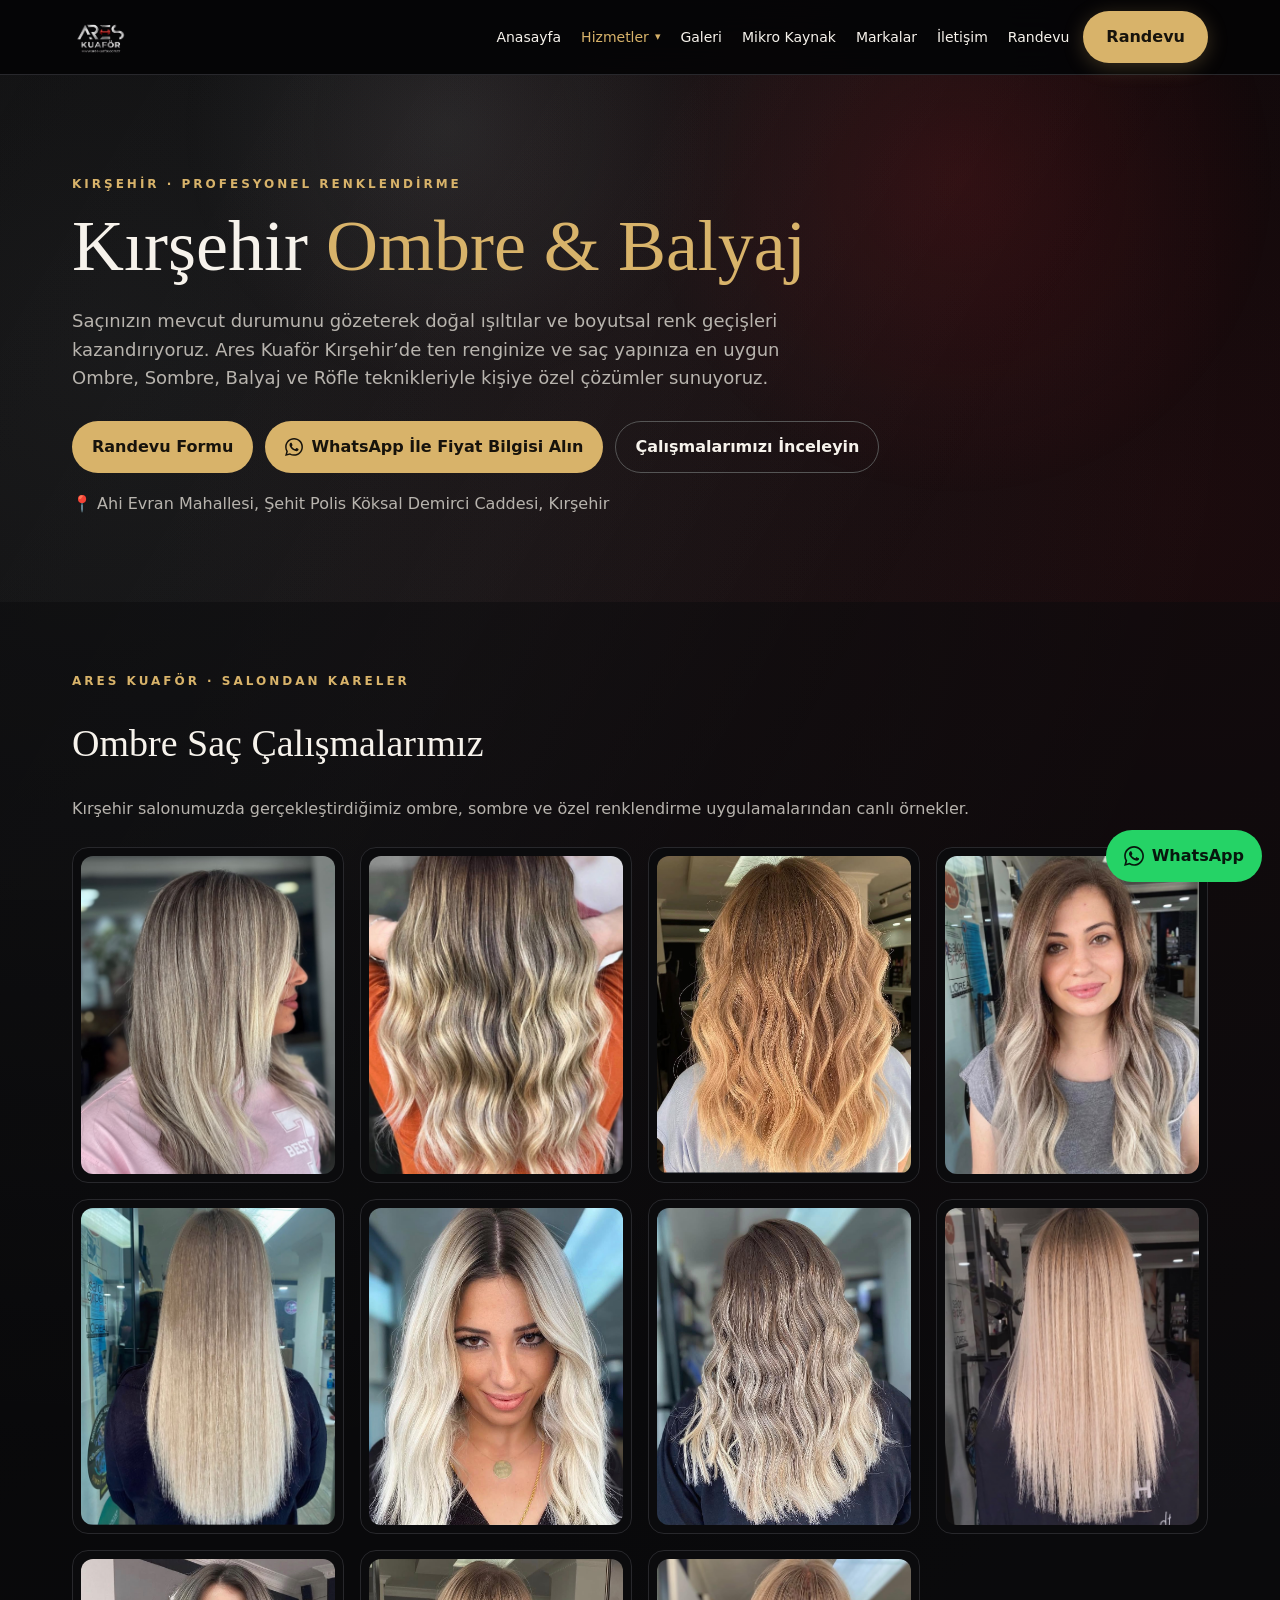
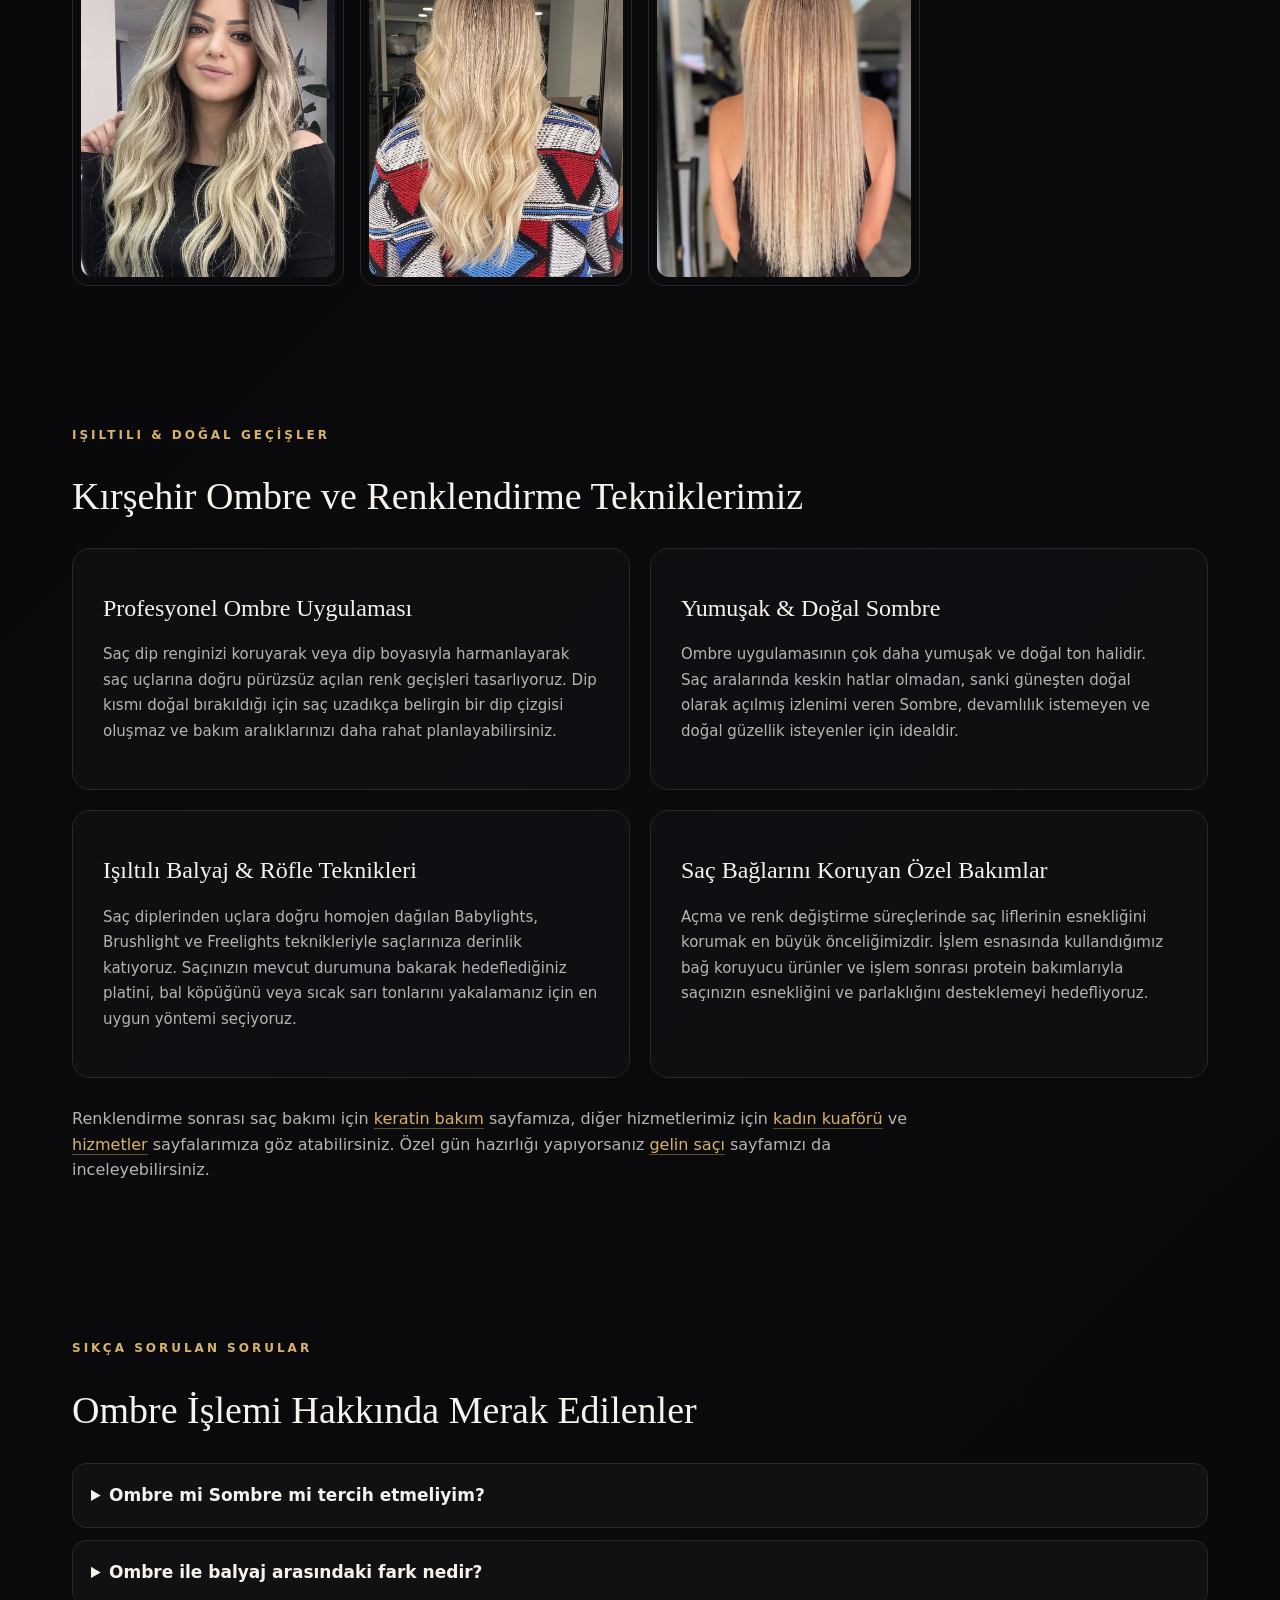
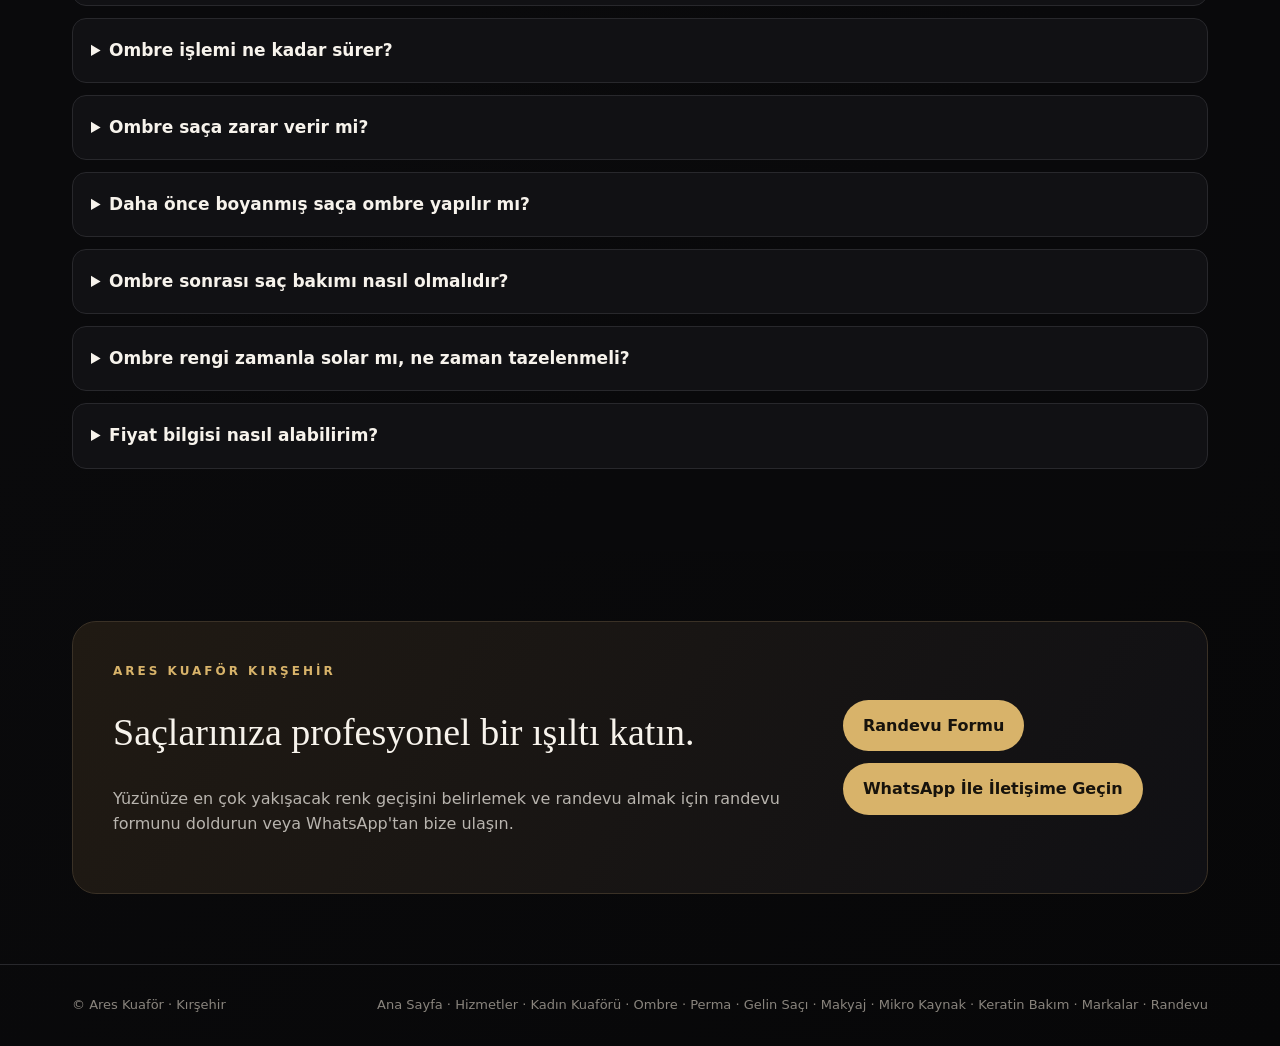
<file: ombre.html>
<!DOCTYPE html>
<html lang="tr">
<head>
<meta charset="utf-8">
<meta name="viewport" content="width=device-width,initial-scale=1">
<title>Kırşehir Ombre, Sombre & Balyaj Hizmetleri | Ares Kuaför</title>
<meta name="description" content="Kırşehir Ares Kuaför: Saç durumunuza göre planlanan profesyonel Ombre, Sombre, Balyaj ve Röfle işlemleri. Işıltılı ve doğal renk geçişleri için randevunuzu alın.">
<meta name="robots" content="index,follow,max-image-preview:large">
<link rel="canonical" href="https://areskuafor.com.tr/ombre.html">
<link rel="icon" href="/favicon.ico" sizes="any">
<link rel="icon" type="image/png" sizes="32x32" href="/favicon-32x32.png">
<link rel="apple-touch-icon" sizes="180x180" href="/apple-touch-icon.png">

<!-- Sosyal paylaşım etiketleri -->
<meta property="og:type" content="website">
<meta property="og:locale" content="tr_TR">
<meta property="og:site_name" content="Ares Kuaför">
<meta property="og:title" content="Kırşehir Ombre, Sombre & Balyaj Hizmetleri | Ares Kuaför">
<meta property="og:description" content="Ombre, sombre, balyaj ve röfle uygulamaları Ares Kuaför Kırşehir'de. Çalışmalarımızı inceleyin, fiyat bilgisi için WhatsApp'tan yazın.">
<meta property="og:url" content="https://areskuafor.com.tr/ombre.html">
<meta property="og:image" content="https://areskuafor.com.tr/og-image.png">
<meta name="twitter:card" content="summary_large_image">
<meta name="twitter:title" content="Kırşehir Ombre, Sombre & Balyaj Hizmetleri | Ares Kuaför">
<meta name="twitter:description" content="Ombre, sombre, balyaj ve röfle uygulamaları Ares Kuaför Kırşehir'de. Çalışmalarımızı inceleyin, fiyat bilgisi için WhatsApp'tan yazın.">
<meta name="twitter:image" content="https://areskuafor.com.tr/og-image.png">

<!-- Ortak menü + footer (tüm sayfalarda aynı dosyalar) -->
<link rel="stylesheet" href="/menu.css">
<script src="/menu.js" defer></script>

<style>
:root{--bg:#050506;--bg2:#0b0b0d;--card:#111114;--gold:#d8b36a;--silver:#d7d9dc;--red:#a61f26;--cream:#f7f3ec;--muted:#b8b4ae;--line:#28282c}
*{box-sizing:border-box}
html{scroll-behavior:smooth;overflow-y:scroll}
body{margin:0;background:radial-gradient(circle at 8% 8%,rgba(215,217,220,.09),transparent 28%),radial-gradient(circle at 92% 12%,rgba(166,31,38,.12),transparent 26%),linear-gradient(135deg,var(--bg),var(--bg2) 55%,#070708);color:var(--cream);font-family:Inter,system-ui,-apple-system,BlinkMacSystemFont,"Segoe UI",sans-serif;line-height:1.6}
body:before{content:"";position:fixed;inset:0;pointer-events:none;background:linear-gradient(120deg,transparent 0%,rgba(255,255,255,.025) 45%,transparent 70%);z-index:-1}
a{color:inherit;text-decoration:none}
.wrap{max-width:1180px;margin:auto;padding:0 22px}
.btn{display:inline-flex;align-items:center;justify-content:center;gap:8px;padding:12px 19px;border-radius:999px;border:1px solid #555;font-weight:700;transition:all .25s ease;flex-shrink:0}
.btn:hover{transform:translateY(-2px)}
.gold{background:var(--gold);color:#17130c!important;border-color:transparent}
.hero{padding:100px 0 70px;background:radial-gradient(circle at 75% 20%,rgba(166,31,38,.18),transparent 30%),radial-gradient(circle at 35% 10%,rgba(215,217,220,.09),transparent 28%)}
.kicker{color:var(--gold);font-size:12px;letter-spacing:3px;text-transform:uppercase;font-weight:800}
h1,h2,h3{font-family:Georgia,serif;font-weight:500}
h1{font-size:clamp(40px,6vw,72px);line-height:1.05;margin:15px 0 22px}
h2{font-size:38px;line-height:1.1}
p{color:var(--muted)}
section{padding:70px 0}
.grid2{display:grid;grid-template-columns:repeat(2,1fr);gap:20px}
.card{background:rgba(17,17,20,.92);border:1px solid var(--line);border-radius:18px;padding:30px}
.card h3{font-size:24px;margin:10px 0 12px;color:var(--cream)}
.card p{font-size:15px;line-height:1.7}
.faq details{background:var(--card);border:1px solid var(--line);border-radius:14px;padding:18px;margin:12px 0}
.faq summary{cursor:pointer;font-weight:700;font-size:17px}
.cta{background:linear-gradient(120deg,#201a13,#101014);border:1px solid #3a3126;border-radius:24px;padding:40px;display:flex;justify-content:space-between;gap:25px;align-items:center}
footer{border-top:1px solid var(--line);padding:30px 0;color:#89847d;font-size:13px}
.foot{display:flex;justify-content:space-between}
.float{position:fixed;right:18px;bottom:18px;z-index:40;background:#25D366;color:#07170d;padding:13px 18px;border-radius:999px;font-weight:800;display:inline-flex;align-items:center;gap:8px}
#site-nav{min-height:75px}
#site-footer{min-height:80px}
section[id]{scroll-margin-top:90px}
.txt-link{color:var(--gold);border-bottom:1px solid rgba(216,179,106,.4)}
.txt-link:hover{border-bottom-color:var(--gold)}
.more-links{margin-top:28px;max-width:900px}

/* Galeri Stilleri */
.real-gallery{display:grid;grid-template-columns:repeat(4,minmax(0,1fr));gap:16px;align-items:start;margin-top:25px}
.real-gallery .gallery-card{background:#0b0b0d;border:1px solid var(--line);border-radius:16px;overflow:hidden;padding:8px}
.real-gallery .gallery-photo{display:block;position:relative;aspect-ratio:4/5;overflow:hidden;border-radius:12px;background:#141418}
.real-gallery .gallery-photo img{display:block;width:100%;height:100%;object-fit:cover;transition:transform .3s ease}
.real-gallery .gallery-photo:hover img{transform:scale(1.04)}

.quick-action-bar{display:none}

@media(max-width:960px){.grid2{grid-template-columns:1fr}.real-gallery{grid-template-columns:repeat(2,minmax(0,1fr))}.cta{display:block}}
@media(max-width:900px){.navin>.btn{display:none}}
@media(max-width:768px){
  body{padding-bottom:70px}
  .float{display:none!important}
  .quick-action-bar{
    display:flex;
    position:fixed;
    bottom:0;
    left:0;
    right:0;
    z-index:999;
    background:rgba(11,11,13,0.95);
    backdrop-filter:blur(12px);
    border-top:1px solid var(--line);
    padding:8px 12px;
    justify-content:space-around;
    align-items:center;
    box-shadow:0 -5px 25px rgba(0,0,0,0.5);
  }
  .quick-action-bar a{
    display:flex;
    flex-direction:column;
    align-items:center;
    gap:4px;
    font-size:11px;
    font-weight:600;
    color:var(--muted);
    flex:1;
    text-align:center;
  }
  .quick-action-bar svg{width:20px;height:20px}
  .quick-action-bar .action-btn-highlight{background:var(--gold);color:#111!important;padding:8px 12px;border-radius:12px;font-weight:800}
}
@media(max-width:600px){.hero{padding:70px 0 50px}h2{font-size:32px}.real-gallery{grid-template-columns:1fr}.real-gallery .gallery-card{max-width:430px;width:100%;margin:0 auto}}
</style>
<script type="application/ld+json">
{"@context":"https://schema.org","@type":"HairSalon","name":"Ares Kuaför","url":"https://areskuafor.com.tr/","telephone":"+90 553 129 33 38","image":"https://areskuafor.com.tr/logo.png","hasMap":"https://maps.app.goo.gl/7nh9N5rrybAvzD2x8?g_st=ic","address":{"@type":"PostalAddress","streetAddress":"Ahi Evran Mahallesi, Şehit Polis Köksal Demirci Caddesi","addressLocality":"Kırşehir","addressCountry":"TR"},"openingHoursSpecification":[{"@type":"OpeningHoursSpecification","dayOfWeek":["Monday","Wednesday","Thursday","Friday","Saturday","Sunday"],"opens":"08:00","closes":"20:00"}],"sameAs":["https://www.instagram.com/areskuaforkirsehir"]}
</script>
<script type="application/ld+json">
{"@context":"https://schema.org","@type":"FAQPage","mainEntity":[{"@type":"Question","name":"Ombre mi Sombre mi tercih etmeliyim?","acceptedAnswer":{"@type":"Answer","text":"Belirgin renk kontrastlarından hoşlanıyorsanız Ombre; daha yumuşak, diplerle uyumlu ve doğal güneş ışıltısı istiyorsanız Sombre tekniği sizin için daha uygundur."}},{"@type":"Question","name":"Ombre ile balyaj arasındaki fark nedir?","acceptedAnswer":{"@type":"Answer","text":"Ombre'de renk, saçın diplerinden uçlarına doğru kademeli olarak açılır; dipler koyu, uçlar daha açık görünür. Balyajda ise saç boyunca ince tutamlar serbest el tekniğiyle açılarak güneş ışıltısı etkisi verilir. Saç yapınıza ve beklentinize en uygun yöntemi birlikte belirleriz."}},{"@type":"Question","name":"Ombre işlemi ne kadar sürer?","acceptedAnswer":{"@type":"Answer","text":"Saçınızın uzunluğu, gürlüğü ve hedeflenen sarı tona bağlı olarak açma ve tonlama süreci ortalama 2,5 ile 4 saat sürmektedir."}},{"@type":"Question","name":"Ombre saça zarar verir mi?","acceptedAnswer":{"@type":"Answer","text":"Saçın rengini açmak kimyasal bir işlemdir ve saçta kuruluk veya kopma riski oluşturabilir. Bu riski azaltmak için işlem öncesinde saçınızın durumunu değerlendiriyor, işlem sırasında bağ koruyucu ürünler kullanıyor ve işlem sonrası bakım öneriyoruz."}},{"@type":"Question","name":"Daha önce boyanmış saça ombre yapılır mı?","acceptedAnswer":{"@type":"Answer","text":"Bu, saçınızın mevcut rengine ve yıpranma durumuna göre değişir. Önceden boyanmış saçlarda rengin açılması daha zor olabilir. Saçınızın güncel bir fotoğrafını WhatsApp hattımıza göndererek ön değerlendirme alabilirsiniz."}},{"@type":"Question","name":"Ombre sonrası saç bakımı nasıl olmalıdır?","acceptedAnswer":{"@type":"Answer","text":"Renklendirilmiş saçlara uygun şampuan, nemlendirici saç maskesi ve ısı koruyucu ürünler kullanmanızı öneririz. Rengin tonunu korumak için hangi ürünlerin size uygun olduğunu işlem sırasında bizden öğrenebilirsiniz."}},{"@type":"Question","name":"Ombre rengi zamanla solar mı, ne zaman tazelenmeli?","acceptedAnswer":{"@type":"Answer","text":"Ombre ve sombre uygulamalarında dip kısmı doğal bırakıldığı için saç uzadıkça belirgin bir dip çizgisi oluşmaz. Ancak renk tonu zamanla solabilir; ton tazeleme zamanı saçınıza ve bakımınıza göre değiştiği için bizimle iletişime geçebilirsiniz."}},{"@type":"Question","name":"Fiyat bilgisi nasıl alabilirim?","acceptedAnswer":{"@type":"Answer","text":"Saçınızın güncel durumunu gösteren bir fotoğrafı WhatsApp hattımıza ileterek hızlıca tahmini fiyat değerlendirmesi alabilirsiniz."}}]}
</script>

<!-- Google tag (gtag.js) -->
<script async src="https://www.googletagmanager.com/gtag/js?id=G-4QZ3QC3LW8"></script>
<script>
  window.dataLayer = window.dataLayer || [];
  function gtag(){dataLayer.push(arguments);}
  gtag('js', new Date());

  gtag('config', 'G-4QZ3QC3LW8');
</script>
</head>
<body>
<!-- WhatsApp ikonu (tek sefer tanımlı) -->
<svg width="0" height="0" style="position:absolute" aria-hidden="true">
  <symbol id="wa-icon" viewBox="0 0 24 24"><path d="M.057 24l1.687-6.163c-1.041-1.804-1.588-3.849-1.587-5.946.003-6.556 5.338-11.891 11.893-11.891 3.181.001 6.167 1.24 8.413 3.488 2.245 2.248 3.481 5.236 3.48 8.414-.003 6.557-5.338 11.892-11.893 11.892-1.99-.001-3.951-.5-5.688-1.448l-6.305 1.654zm6.597-3.807c1.676.995 3.276 1.591 5.392 1.592 5.448 0 9.886-4.434 9.889-9.885.002-5.462-4.415-9.89-9.881-9.892-5.452 0-9.887 4.434-9.889 9.884-.001 2.225.651 3.891 1.746 5.634l-.999 3.648 3.742-.981zm11.387-5.464c-.074-.124-.272-.198-.57-.347-.297-.149-1.758-.868-2.031-.967-.272-.099-.47-.149-.669.149-.198.297-.768.967-.941 1.165-.173.198-.347.223-.644.074-.297-.149-1.255-.462-2.39-1.475-.883-.788-1.48-1.761-1.653-2.059-.173-.297-.018-.458.13-.606.134-.133.297-.347.446-.521.151-.172.2-.296.3-.495.099-.198.05-.372-.025-.521-.075-.148-.669-1.611-.916-2.206-.242-.579-.487-.501-.669-.51l-.57-.01c-.198 0-.52.074-.792.372s-1.04 1.016-1.04 2.479 1.065 2.876 1.213 3.074c.149.198 2.095 3.2 5.076 4.487.709.306 1.263.489 1.694.626.712.226 1.36.194 1.872.118.571-.085 1.758-.719 2.006-1.413.248-.695.248-1.29.173-1.414z"/></symbol>
</svg>

<!-- ORTAK MENÜ: menu.js tarafından doldurulur -->
<nav id="site-nav" aria-label="Ana menü">
  <noscript>
    <div class="wrap" style="padding-top:14px;padding-bottom:14px;display:flex;gap:16px;flex-wrap:wrap">
      <a href="/">Anasayfa</a>
      <a href="/hizmetler.html">Hizmetler</a>
      <a href="/kadin-kuaforu.html">Kadın Kuaförü</a>
      <a href="/ombre.html">Ombre</a>
      <a href="/perma.html">Perma</a>
      <a href="/keratinbakim.html">Keratin Bakım</a>
      <a href="/mikro-kaynak.html">Mikro Kaynak</a>
      <a href="/gelin-saci.html">Gelin Saçı</a>
      <a href="/makyaj.html">Makyaj</a>
      <a href="/markalar.html">Markalar</a>
      <a href="/randevu.html">Randevu</a>
    </div>
  </noscript>
</nav>

<header class="hero">
  <div class="wrap">
    <div class="kicker">Kırşehir · Profesyonel Renklendirme</div>
    <h1>Kırşehir <span style="color:var(--gold)">Ombre & Balyaj</span></h1>
    <p style="max-width:780px;font-size:18px">Saçınızın mevcut durumunu gözeterek doğal ışıltılar ve boyutsal renk geçişleri kazandırıyoruz. Ares Kuaför Kırşehir’de ten renginize ve saç yapınıza en uygun Ombre, Sombre, Balyaj ve Röfle teknikleriyle kişiye özel çözümler sunuyoruz.</p>
    <div style="display:flex;gap:12px;flex-wrap:wrap;margin-top:28px">
      <a class="btn gold" href="/randevu.html">Randevu Formu</a>
      <a class="btn gold" href="https://wa.me/905531293338" rel="noopener" target="_blank"><svg width="18" height="18" fill="currentColor" aria-hidden="true"><use href="#wa-icon"/></svg>WhatsApp İle Fiyat Bilgisi Alın</a>
      <a class="btn" href="#ombre-galeri">Çalışmalarımızı İnceleyin</a>
    </div>
    <p style="margin-top:18px">📍 Ahi Evran Mahallesi, Şehit Polis Köksal Demirci Caddesi, Kırşehir</p>
  </div>
</header>

<main>
<!-- Gerçek Uygulama Galerisi -->
<section id="ombre-galeri" style="background:rgba(11,11,13,0.5)">
  <div class="wrap">
    <div class="kicker">Ares Kuaför · Salondan Kareler</div>
    <h2>Ombre Saç Çalışmalarımız</h2>
    <p>Kırşehir salonumuzda gerçekleştirdiğimiz ombre, sombre ve özel renklendirme uygulamalarından canlı örnekler.</p>
    
    <div class="real-gallery">
      <div class="gallery-card"><div class="gallery-photo"><img src="ombre%201.jpg" width="800" height="1000" alt="Kırşehir ombre saç örneği, Ares Kuaför çalışması 1" loading="lazy" decoding="async" /></div></div>
      <div class="gallery-card"><div class="gallery-photo"><img src="ombre%202.jpg" width="800" height="1000" alt="Kırşehir ombre saç örneği, Ares Kuaför çalışması 2" loading="lazy" decoding="async" /></div></div>
      <div class="gallery-card"><div class="gallery-photo"><img src="ombre%203.jpg" width="800" height="1000" alt="Kırşehir ombre saç örneği, Ares Kuaför çalışması 3" loading="lazy" decoding="async" /></div></div>
      <div class="gallery-card"><div class="gallery-photo"><img src="ombre%204.jpg" width="800" height="1000" alt="Kırşehir ombre saç örneği, Ares Kuaför çalışması 4" loading="lazy" decoding="async" /></div></div>
      <div class="gallery-card"><div class="gallery-photo"><img src="ombre%205.jpg" width="800" height="1000" alt="Kırşehir ombre saç örneği, Ares Kuaför çalışması 5" loading="lazy" decoding="async" /></div></div>
      <div class="gallery-card"><div class="gallery-photo"><img src="ombre%206.jpg" width="800" height="1000" alt="Kırşehir ombre saç örneği, Ares Kuaför çalışması 6" loading="lazy" decoding="async" /></div></div>
      <div class="gallery-card"><div class="gallery-photo"><img src="ombre%207.jpg" width="800" height="1000" alt="Kırşehir ombre saç örneği, Ares Kuaför çalışması 7" loading="lazy" decoding="async" /></div></div>
      <div class="gallery-card"><div class="gallery-photo"><img src="ombre%208.jpg" width="800" height="1000" alt="Kırşehir ombre saç örneği, Ares Kuaför çalışması 8" loading="lazy" decoding="async" /></div></div>
      <div class="gallery-card"><div class="gallery-photo"><img src="ombre%209.jpg" width="800" height="1000" alt="Kırşehir ombre saç örneği, Ares Kuaför çalışması 9" loading="lazy" decoding="async" /></div></div>
      <div class="gallery-card"><div class="gallery-photo"><img src="ombre%2010.jpg" width="800" height="1000" alt="Kırşehir ombre saç örneği, Ares Kuaför çalışması 10" loading="lazy" decoding="async" /></div></div>
      <div class="gallery-card"><div class="gallery-photo"><img src="ombre%2011.jpg" width="800" height="1000" alt="Kırşehir ombre saç örneği, Ares Kuaför çalışması 11" loading="lazy" decoding="async" /></div></div>
    </div>
  </div>
</section>

<section>
  <div class="wrap">
    <div class="kicker">Işıltılı & Doğal Geçişler</div>
    <h2 style="margin-bottom:30px">Kırşehir Ombre ve Renklendirme Tekniklerimiz</h2>
    
    <div class="grid2">
      <article class="card">
        <h3>Profesyonel Ombre Uygulaması</h3>
        <p>Saç dip renginizi koruyarak veya dip boyasıyla harmanlayarak saç uçlarına doğru pürüzsüz açılan renk geçişleri tasarlıyoruz. Dip kısmı doğal bırakıldığı için saç uzadıkça belirgin bir dip çizgisi oluşmaz ve bakım aralıklarınızı daha rahat planlayabilirsiniz.</p>
      </article>

      <article class="card">
        <h3>Yumuşak & Doğal Sombre</h3>
        <p>Ombre uygulamasının çok daha yumuşak ve doğal ton halidir. Saç aralarında keskin hatlar olmadan, sanki güneşten doğal olarak açılmış izlenimi veren Sombre, devamlılık istemeyen ve doğal güzellik isteyenler için idealdir.</p>
      </article>

      <article class="card">
        <h3>Işıltılı Balyaj & Röfle Teknikleri</h3>
        <p>Saç diplerinden uçlara doğru homojen dağılan Babylights, Brushlight ve Freelights teknikleriyle saçlarınıza derinlik katıyoruz. Saçınızın mevcut durumuna bakarak hedeflediğiniz platini, bal köpüğünü veya sıcak sarı tonlarını yakalamanız için en uygun yöntemi seçiyoruz.</p>
      </article>

      <article class="card">
        <h3>Saç Bağlarını Koruyan Özel Bakımlar</h3>
        <p>Açma ve renk değiştirme süreçlerinde saç liflerinin esnekliğini korumak en büyük önceliğimizdir. İşlem esnasında kullandığımız bağ koruyucu ürünler ve işlem sonrası protein bakımlarıyla saçınızın esnekliğini ve parlaklığını desteklemeyi hedefliyoruz.</p>
      </article>
    </div>

    <p class="more-links">Renklendirme sonrası saç bakımı için <a class="txt-link" href="/keratinbakim.html">keratin bakım</a> sayfamıza, diğer hizmetlerimiz için <a class="txt-link" href="/kadin-kuaforu.html">kadın kuaförü</a> ve <a class="txt-link" href="/hizmetler.html">hizmetler</a> sayfalarımıza göz atabilirsiniz. Özel gün hazırlığı yapıyorsanız <a class="txt-link" href="/gelin-saci.html">gelin saçı</a> sayfamızı da inceleyebilirsiniz.</p>
  </div>
</section>

<section class="faq" id="sss" style="background:rgba(11,11,13,0.5)">
  <div class="wrap">
    <div class="kicker">Sıkça Sorulan Sorular</div>
    <h2>Ombre İşlemi Hakkında Merak Edilenler</h2>
    <details>
      <summary>Ombre mi Sombre mi tercih etmeliyim?</summary>
      <p>Belirgin renk kontrastlarından hoşlanıyorsanız Ombre; daha yumuşak, diplerle uyumlu ve doğal güneş ışıltısı istiyorsanız Sombre tekniği sizin için daha uygundur.</p>
    </details>
    <details>
      <summary>Ombre ile balyaj arasındaki fark nedir?</summary>
      <p>Ombre'de renk, saçın diplerinden uçlarına doğru kademeli olarak açılır; dipler koyu, uçlar daha açık görünür. Balyajda ise saç boyunca ince tutamlar serbest el tekniğiyle açılarak güneş ışıltısı etkisi verilir. Saç yapınıza ve beklentinize en uygun yöntemi birlikte belirleriz.</p>
    </details>
    <details>
      <summary>Ombre işlemi ne kadar sürer?</summary>
      <p>Saçınızın uzunluğu, gürlüğü ve hedeflenen sarı tona bağlı olarak açma ve tonlama süreci ortalama 2,5 ile 4 saat sürmektedir.</p>
    </details>
    <details>
      <summary>Ombre saça zarar verir mi?</summary>
      <p>Saçın rengini açmak kimyasal bir işlemdir ve saçta kuruluk veya kopma riski oluşturabilir. Bu riski azaltmak için işlem öncesinde saçınızın durumunu değerlendiriyor, işlem sırasında bağ koruyucu ürünler kullanıyor ve işlem sonrası bakım öneriyoruz.</p>
    </details>
    <details>
      <summary>Daha önce boyanmış saça ombre yapılır mı?</summary>
      <p>Bu, saçınızın mevcut rengine ve yıpranma durumuna göre değişir. Önceden boyanmış saçlarda rengin açılması daha zor olabilir. Saçınızın güncel bir fotoğrafını WhatsApp hattımıza göndererek ön değerlendirme alabilirsiniz.</p>
    </details>
    <details>
      <summary>Ombre sonrası saç bakımı nasıl olmalıdır?</summary>
      <p>Renklendirilmiş saçlara uygun şampuan, nemlendirici saç maskesi ve ısı koruyucu ürünler kullanmanızı öneririz. Rengin tonunu korumak için hangi ürünlerin size uygun olduğunu işlem sırasında bizden öğrenebilirsiniz.</p>
    </details>
    <details>
      <summary>Ombre rengi zamanla solar mı, ne zaman tazelenmeli?</summary>
      <p>Ombre ve sombre uygulamalarında dip kısmı doğal bırakıldığı için saç uzadıkça belirgin bir dip çizgisi oluşmaz. Ancak renk tonu zamanla solabilir; ton tazeleme zamanı saçınıza ve bakımınıza göre değiştiği için bizimle iletişime geçebilirsiniz.</p>
    </details>
    <details>
      <summary>Fiyat bilgisi nasıl alabilirim?</summary>
      <p>Saçınızın güncel durumunu gösteren bir fotoğrafı WhatsApp hattımıza ileterek hızlıca tahmini fiyat değerlendirmesi alabilirsiniz.</p>
    </details>
  </div>
</section>

<section>
  <div class="wrap">
    <div class="cta">
      <div>
        <div class="kicker">Ares Kuaför Kırşehir</div>
        <h2>Saçlarınıza profesyonel bir ışıltı katın.</h2>
        <p>Yüzünüze en çok yakışacak renk geçişini belirlemek ve randevu almak için randevu formunu doldurun veya WhatsApp'tan bize ulaşın.</p>
      </div>
      <div style="display:flex;gap:12px;flex-wrap:wrap">
        <a class="btn gold" href="/randevu.html">Randevu Formu</a>
        <a class="btn gold" href="https://wa.me/905531293338" rel="noopener" target="_blank">WhatsApp İle İletişime Geçin</a>
      </div>
    </div>
  </div>
</section>
</main>

<!-- ORTAK FOOTER: menu.js tarafından doldurulur -->
<footer id="site-footer">
  <noscript>
    <div class="wrap foot">
      <div>© Ares Kuaför · Kırşehir</div>
      <div><a href="/">Ana Sayfa</a> · <a href="/hizmetler.html">Hizmetler</a> · <a href="/perma.html">Perma</a> · <a href="/keratinbakim.html">Keratin Bakım</a> · <a href="/mikro-kaynak.html">Mikro Kaynak</a> · <a href="/makyaj.html">Makyaj</a> · <a href="/randevu.html">Randevu</a></div>
    </div>
  </noscript>
</footer>

<a class="float" href="https://wa.me/905531293338" rel="noopener" target="_blank"><svg width="20" height="20" fill="currentColor" aria-hidden="true"><use href="#wa-icon"/></svg>WhatsApp</a>

<!-- MOBİL ALT SABİT HIZLI EYLEM ÇUBUĞU -->
<div class="quick-action-bar">
  <a href="tel:+905531293338">
    <svg viewBox="0 0 24 24" fill="none" stroke="currentColor" stroke-width="2"><path d="M22 16.92v3a2 2 0 0 1-2.18 2 19.79 19.79 0 0 1-8.63-3.07 19.5 19.5 0 0 1-6-6 19.79 19.79 0 0 1-3.07-8.67A2 2 0 0 1 4.11 2h3a2 2 0 0 1 2 1.72 12.84 12.84 0 0 0 .7 2.81 2 2 0 0 1-.45 2.11L8.09 9.91a16 16 0 0 0 6 6l1.27-1.27a2 2 0 0 1 2.11-.45 12.84 12.84 0 0 0 2.81.7A2 2 0 0 1 22 16.92z"/></svg>
    Ara
  </a>
  <a href="https://wa.me/905531293338" rel="noopener" target="_blank" style="color:#25D366">
    <svg viewBox="0 0 24 24" fill="currentColor" aria-hidden="true"><use href="#wa-icon"/></svg>
    WhatsApp
  </a>
  <a href="https://maps.app.goo.gl/7nh9N5rrybAvzD2x8?g_st=ic" rel="noopener" target="_blank">
    <svg viewBox="0 0 24 24" fill="none" stroke="currentColor" stroke-width="2"><path d="M21 10c0 7-9 13-9 13s-9-6-9-13a9 9 0 0 1 18 0z"/><circle cx="12" cy="10" r="3"/></svg>
    Yol Tarifi
  </a>
  <a href="/randevu.html" class="action-btn-highlight">
    Randevu
  </a>
</div>

<script>
/* Google Analytics: WhatsApp, arama ve yol tarifi tıklamaları */
document.addEventListener('click',function(e){
  const a=e.target.closest('a'); if(!a||typeof gtag!=='function')return;
  const h=a.getAttribute('href')||'';
  let ev=null;
  if(h.indexOf('wa.me')>-1)ev='whatsapp_click';
  else if(h.indexOf('tel:')===0)ev='phone_click';
  else if(h.indexOf('maps.app.goo.gl')>-1||h.indexOf('google.com/maps')>-1)ev='directions_click';
  if(!ev)return;
  const loc=a.closest('.quick-action-bar')?'mobil_alt_cubuk':a.closest('.hero')?'hero':a.closest('.cta')?'randevu_bolumu':a.classList.contains('float')?'yuzen_buton':a.closest('nav')?'menu':'diger';
  gtag('event',ev,{link_location:loc,link_url:h,page_name:'ombre',transport_type:'beacon'});
});
</script>
</body>
</html>
</file>
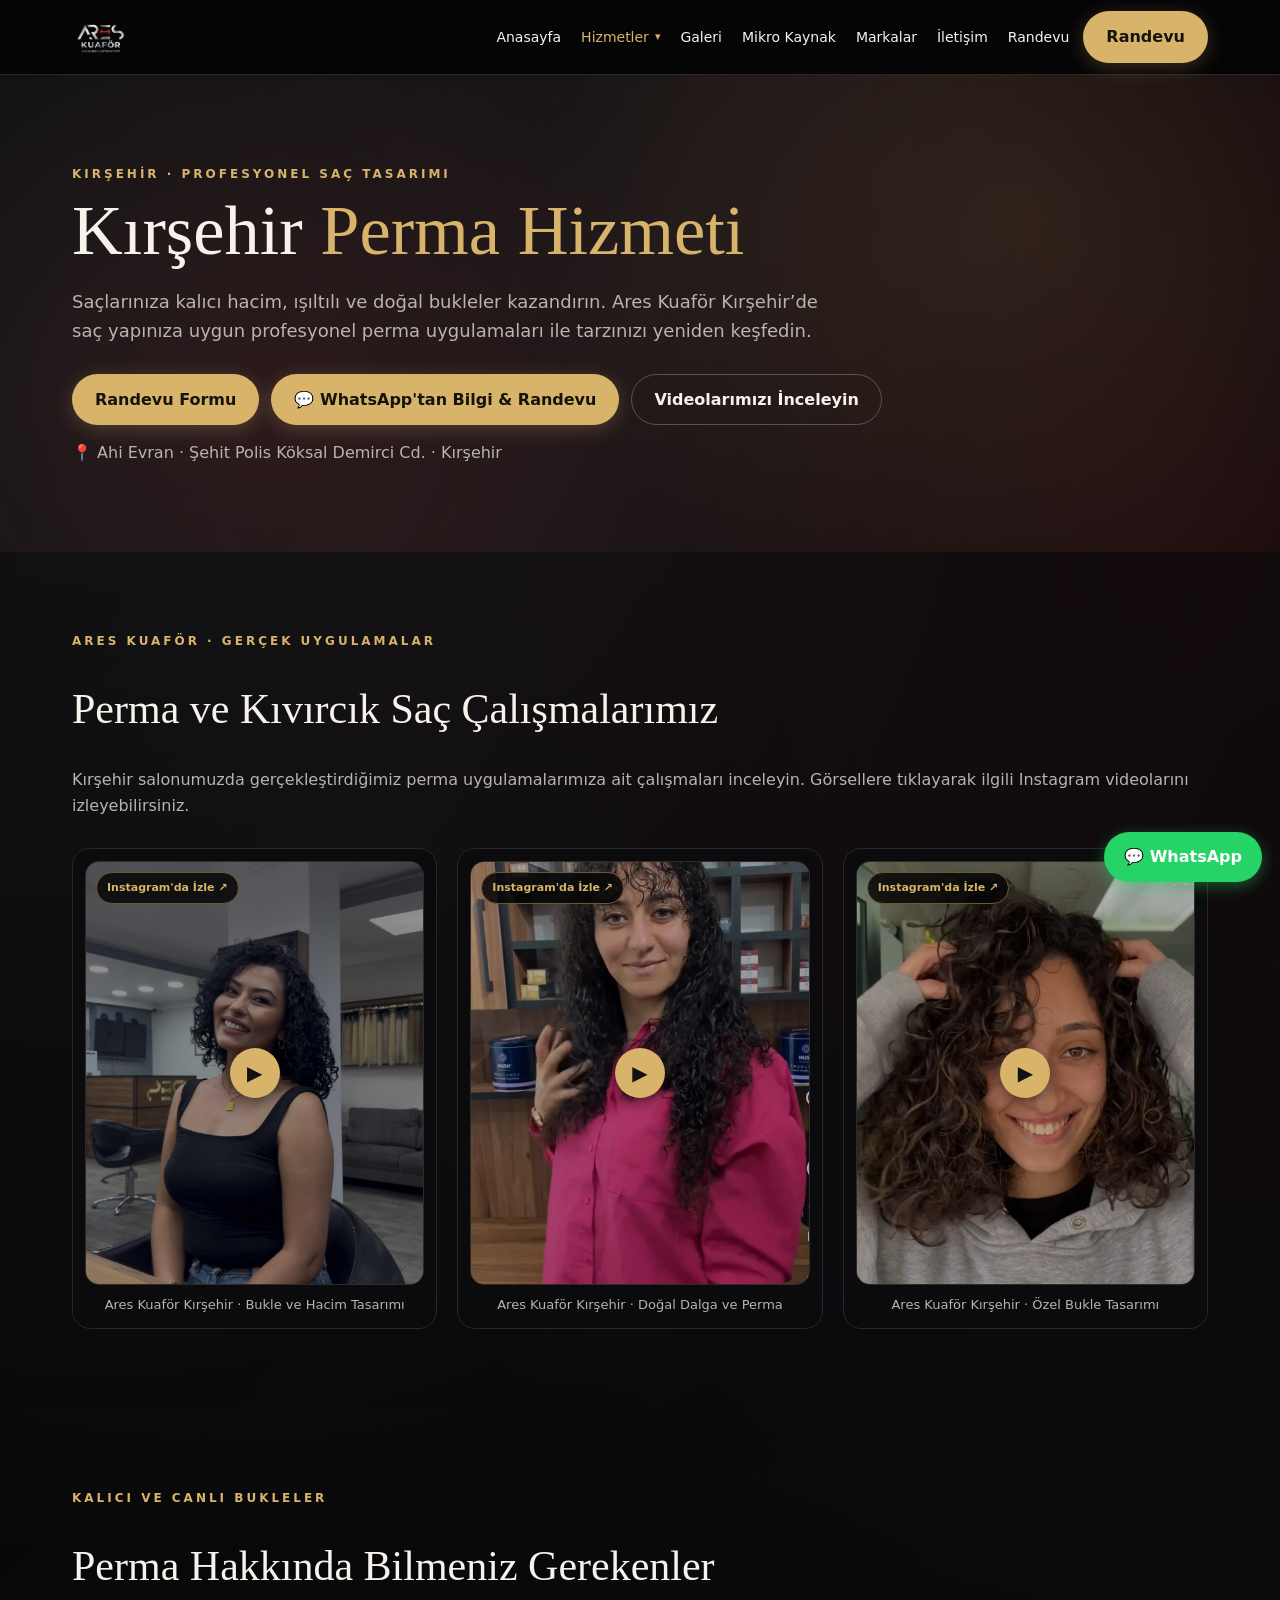
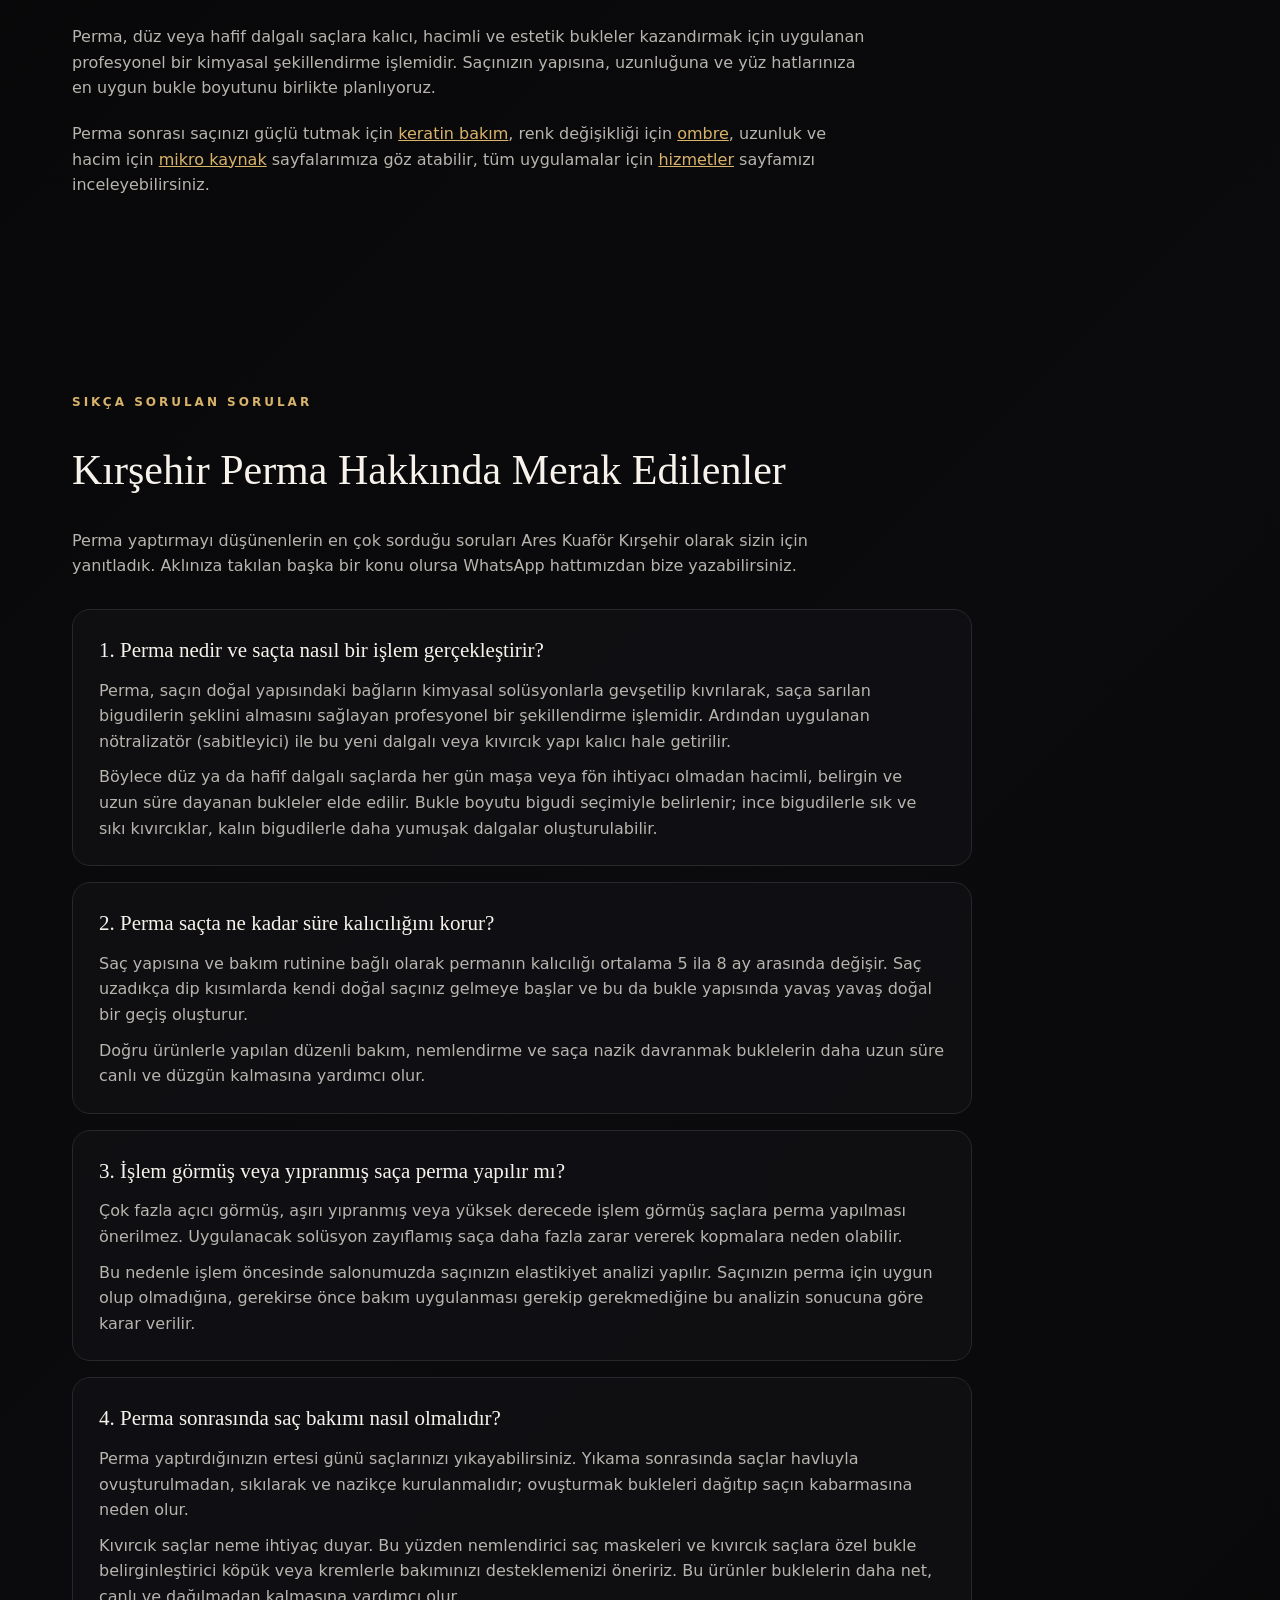
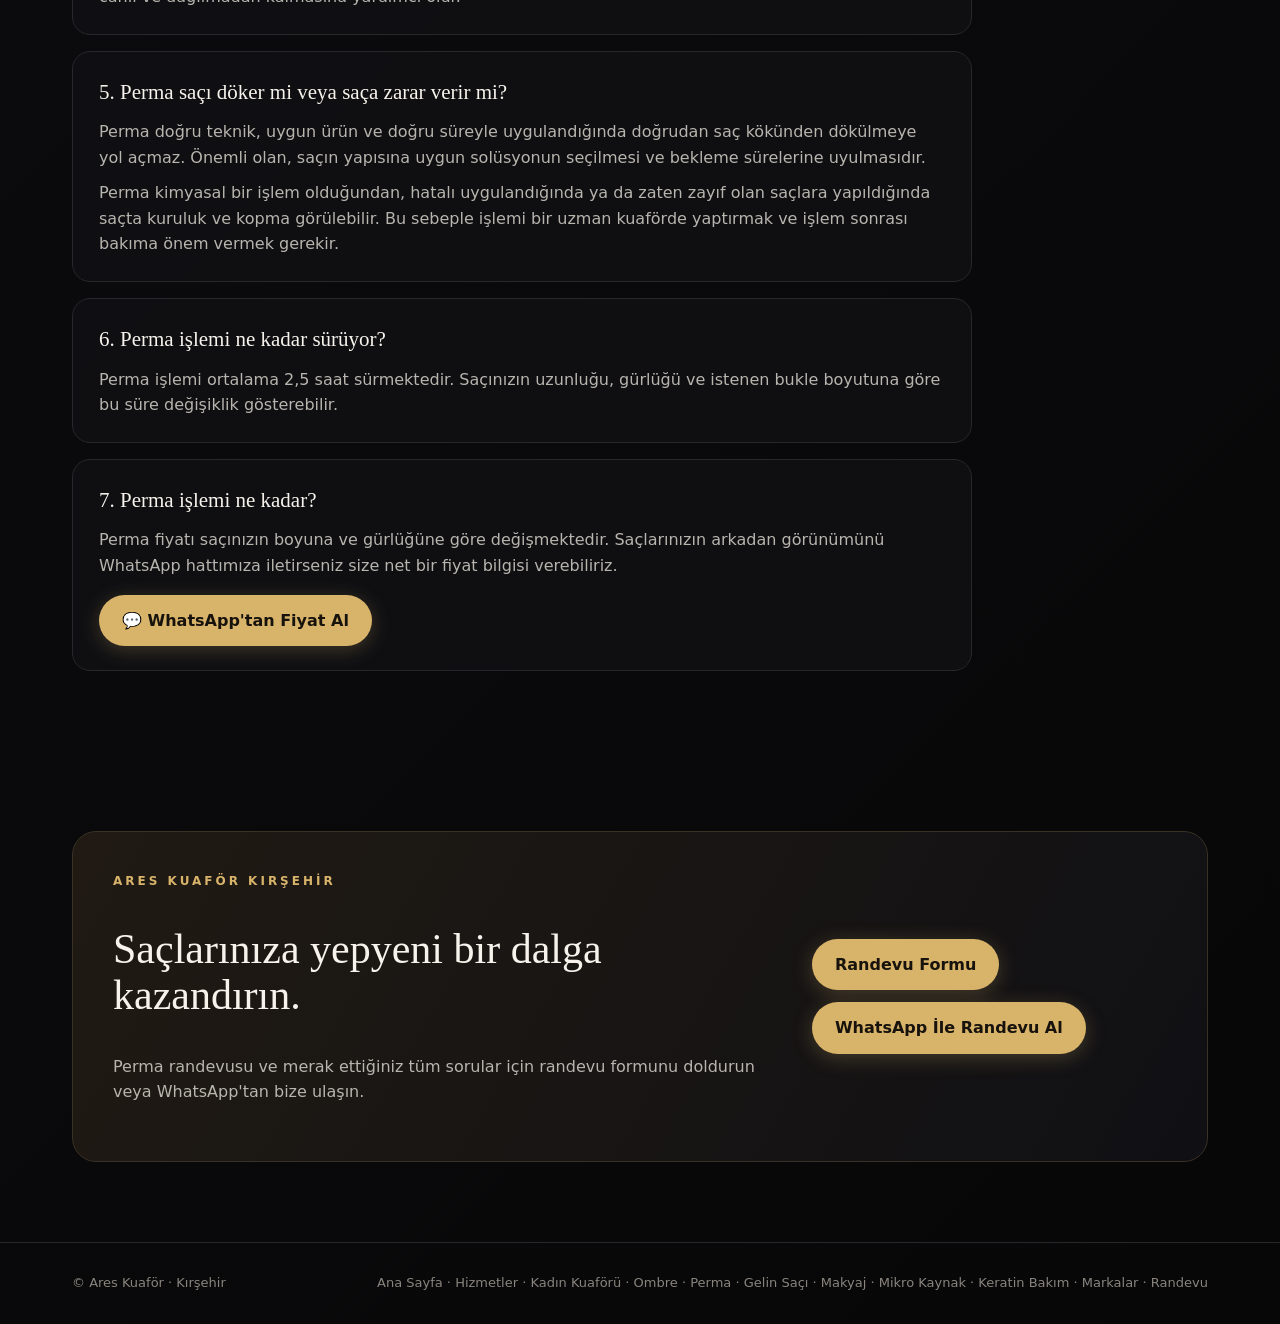
<file: perma.html>
<!DOCTYPE html>
<html lang="tr">
<head>
<meta charset="utf-8">
<meta name="viewport" content="width=device-width,initial-scale=1">
<title>Kırşehir Perma | Ares Kuaför</title>
<meta name="description" content="Kırşehir perma saç uygulaması için Ares Kuaför. Kalıcı dalgalar, hacimli bukleler ve profesyonel perma tasarımlarıyla tarzınızı yenileyin.">
<meta name="robots" content="index,follow,max-image-preview:large">
<link rel="canonical" href="https://areskuafor.com.tr/perma.html">
<link rel="icon" href="/favicon.ico" sizes="any">
<link rel="icon" type="image/png" sizes="32x32" href="/favicon-32x32.png">
<link rel="apple-touch-icon" sizes="180x180" href="/apple-touch-icon.png">

<!-- Sosyal paylaşım etiketleri -->
<meta property="og:type" content="website">
<meta property="og:locale" content="tr_TR">
<meta property="og:site_name" content="Ares Kuaför">
<meta property="og:title" content="Kırşehir Perma | Ares Kuaför">
<meta property="og:description" content="Kırşehir perma saç uygulaması için Ares Kuaför. Kalıcı dalgalar, hacimli bukleler ve profesyonel perma tasarımlarıyla tarzınızı yenileyin.">
<meta property="og:url" content="https://areskuafor.com.tr/perma.html">
<meta property="og:image" content="https://areskuafor.com.tr/og-image.png">
<meta name="twitter:card" content="summary_large_image">
<meta name="twitter:title" content="Kırşehir Perma | Ares Kuaför">
<meta name="twitter:description" content="Kırşehir perma saç uygulaması için Ares Kuaför. Kalıcı dalgalar, hacimli bukleler ve profesyonel perma tasarımlarıyla tarzınızı yenileyin.">
<meta name="twitter:image" content="https://areskuafor.com.tr/og-image.png">

<!-- SSS yapılandırılmış verisi (sayfadaki SSS metniyle birebir aynı olmalı) -->
<script type="application/ld+json">
{"@context":"https://schema.org","@type":"FAQPage","mainEntity":[
{"@type":"Question","name":"Perma nedir ve saçta nasıl bir işlem gerçekleştirir?","acceptedAnswer":{"@type":"Answer","text":"Perma, saçın doğal yapısındaki bağların kimyasal solüsyonlarla gevşetilip kıvrılarak, saça sarılan bigudilerin şeklini almasını sağlayan profesyonel bir şekillendirme işlemidir. Ardından uygulanan nötralizatör (sabitleyici) ile bu yeni dalgalı veya kıvırcık yapı kalıcı hale getirilir. Böylece düz ya da hafif dalgalı saçlarda her gün maşa veya fön ihtiyacı olmadan hacimli, belirgin ve uzun süre dayanan bukleler elde edilir. Bukle boyutu bigudi seçimiyle belirlenir; ince bigudilerle sık ve sıkı kıvırcıklar, kalın bigudilerle daha yumuşak dalgalar oluşturulabilir."}},
{"@type":"Question","name":"Perma saçta ne kadar süre kalıcılığını korur?","acceptedAnswer":{"@type":"Answer","text":"Saç yapısına ve bakım rutinine bağlı olarak permanın kalıcılığı ortalama 5 ila 8 ay arasında değişir. Saç uzadıkça dip kısımlarda kendi doğal saçınız gelmeye başlar ve bu da bukle yapısında yavaş yavaş doğal bir geçiş oluşturur. Doğru ürünlerle yapılan düzenli bakım, nemlendirme ve saça nazik davranmak buklelerin daha uzun süre canlı ve düzgün kalmasına yardımcı olur."}},
{"@type":"Question","name":"İşlem görmüş veya yıpranmış saça perma yapılır mı?","acceptedAnswer":{"@type":"Answer","text":"Çok fazla açıcı görmüş, aşırı yıpranmış veya yüksek derecede işlem görmüş saçlara perma yapılması önerilmez. Uygulanacak solüsyon zayıflamış saça daha fazla zarar vererek kopmalara neden olabilir. Bu nedenle işlem öncesinde salonumuzda saçınızın elastikiyet analizi yapılır. Saçınızın perma için uygun olup olmadığına, gerekirse önce bakım uygulanması gerekip gerekmediğine bu analizin sonucuna göre karar verilir."}},
{"@type":"Question","name":"Perma sonrasında saç bakımı nasıl olmalıdır?","acceptedAnswer":{"@type":"Answer","text":"Perma yaptırdığınızın ertesi günü saçlarınızı yıkayabilirsiniz. Yıkama sonrasında saçlar havluyla ovuşturulmadan, sıkılarak ve nazikçe kurulanmalıdır; ovuşturmak bukleleri dağıtıp saçın kabarmasına neden olur. Kıvırcık saçlar neme ihtiyaç duyar. Bu yüzden nemlendirici saç maskeleri ve kıvırcık saçlara özel bukle belirginleştirici köpük veya kremlerle bakımınızı desteklemenizi öneririz."}},
{"@type":"Question","name":"Perma saçı döker mi veya saça zarar verir mi?","acceptedAnswer":{"@type":"Answer","text":"Perma doğru teknik, uygun ürün ve doğru süreyle uygulandığında doğrudan saç kökünden dökülmeye yol açmaz. Önemli olan, saçın yapısına uygun solüsyonun seçilmesi ve bekleme sürelerine uyulmasıdır. Perma kimyasal bir işlem olduğundan, hatalı uygulandığında ya da zaten zayıf olan saçlara yapıldığında saçta kuruluk ve kopma görülebilir. Bu sebeple işlemi bir uzman kuaförde yaptırmak ve işlem sonrası bakıma önem vermek gerekir."}},
{"@type":"Question","name":"Perma işlemi ne kadar sürüyor?","acceptedAnswer":{"@type":"Answer","text":"Perma işlemi ortalama 2,5 saat sürmektedir. Saçınızın uzunluğu, gürlüğü ve istenen bukle boyutuna göre bu süre değişiklik gösterebilir."}},
{"@type":"Question","name":"Perma işlemi ne kadar?","acceptedAnswer":{"@type":"Answer","text":"Perma fiyatı saçınızın boyuna ve gürlüğüne göre değişmektedir. Saçlarınızın arkadan görünümünü WhatsApp hattımıza iletirseniz size net bir fiyat bilgisi verebiliriz."}}
]}
</script>

<!-- Ortak menü + footer (tüm sayfalarda aynı dosyalar) -->
<link rel="stylesheet" href="/menu.css">
<script src="/menu.js" defer></script>

<style>
:root{--bg:#050506;--bg2:#0b0b0d;--card:#111114;--gold:#d8b36a;--gold-glow:rgba(216,179,106,0.18);--silver:#d7d9dc;--red:#a61f26;--cream:#f7f3ec;--muted:#b8b4ae;--line:#28282c}
*{box-sizing:border-box}
html{scroll-behavior:smooth;overflow-y:scroll}
body{margin:0;background:radial-gradient(circle at 8% 8%,rgba(215,217,220,.09),transparent 28%),radial-gradient(circle at 92% 12%,rgba(166,31,38,.12),transparent 26%),linear-gradient(135deg,var(--bg),var(--bg2) 55%,#070708);color:var(--cream);font-family:Inter,system-ui,-apple-system,BlinkMacSystemFont,"Segoe UI",sans-serif;line-height:1.6}
body:before{content:"";position:fixed;inset:0;pointer-events:none;background:linear-gradient(120deg,transparent 0%,rgba(255,255,255,.025) 45%,transparent 70%);z-index:-1}
a{color:inherit;text-decoration:none}
.wrap{max-width:1180px;margin:auto;padding:0 22px}
#site-nav{min-height:75px}
#site-footer{min-height:80px}
section[id]{scroll-margin-top:90px}
.btn{display:inline-flex;align-items:center;justify-content:center;gap:8px;padding:12px 22px;border-radius:999px;border:1px solid #555;font-weight:700;transition:all .25s ease}
.btn:hover{transform:translateY(-2px)}
.gold{background:var(--gold);color:#17130c!important;border-color:transparent;box-shadow:0 4px 20px rgba(216,179,106,0.25)}
.gold:hover{background:#e3bf79;box-shadow:0 6px 25px rgba(216,179,106,0.4)}
.hero{padding:90px 0 70px;position:relative;overflow:hidden;background:radial-gradient(circle at 80% 30%,rgba(216,179,106,.12),transparent 45%),radial-gradient(circle at 20% 70%,rgba(166,31,38,.12),transparent 40%)}
.kicker{color:var(--gold);font-size:12px;letter-spacing:3px;text-transform:uppercase;font-weight:800}
h1,h2,h3{font-family:Georgia,serif;font-weight:500}
h1{font-size:clamp(42px,5.5vw,76px);line-height:1.05;margin:10px 0 20px}
h2{font-size:42px;line-height:1.1}
p{color:var(--muted)}
section{padding:80px 0}
.grid3{display:grid;grid-template-columns:repeat(3,1fr);gap:20px}
.card{background:rgba(17,17,20,.92);border:1px solid var(--line);border-radius:18px;padding:25px;transition:border-color .2s}
.card:hover{border-color:var(--gold)}
.card h3{font-size:22px;margin:8px 0;color:var(--cream)}
.cta{background:linear-gradient(120deg,#201a13,#101014);border:1px solid #3a3126;border-radius:24px;padding:40px;display:flex;justify-content:space-between;gap:25px;align-items:center}
.float{position:fixed;right:18px;bottom:18px;z-index:40;background:#25D366;color:#fff;padding:12px 20px;border-radius:999px;font-weight:800;display:inline-flex;align-items:center;gap:8px;box-shadow:0 4px 15px rgba(37,211,102,0.4)}
.textlink{color:var(--gold);text-decoration:underline}

/* Kapaklı Video Galeri Tasarımı */
.insta-video-grid{display:grid;grid-template-columns:repeat(3,minmax(0,1fr));gap:20px;align-items:start}
.insta-video-card{background:#0b0b0d;border:1px solid var(--line);border-radius:18px;overflow:hidden;padding:12px;transition:transform .25s ease, border-color .25s ease}
.insta-video-card:hover{transform:translateY(-4px);border-color:var(--gold)}
.insta-video-link{display:block;position:relative;aspect-ratio:4/5;overflow:hidden;border-radius:14px;background:#141418;border:1px solid #302a25}
.insta-video-link img{display:block;width:100%;height:100%;object-fit:cover;transition:transform .3s ease}
.insta-video-link:hover img{transform:scale(1.04)}
.insta-badge{position:absolute;top:10px;left:10px;background:rgba(5,5,6,0.85);border:1px solid #6d5734;border-radius:999px;padding:6px 10px;color:var(--gold);font-size:11px;font-weight:700;z-index:2}
.play-overlay{position:absolute;inset:0;background:rgba(0,0,0,0.3);display:flex;align-items:center;justify-content:center;transition:background .2s}
.insta-video-link:hover .play-overlay{background:rgba(0,0,0,0.15)}
.play-btn{width:50px;height:50px;background:var(--gold);color:#111;border-radius:50%;display:flex;align-items:center;justify-content:center;font-size:20px;font-weight:bold;box-shadow:0 4px 15px rgba(0,0,0,0.5)}
.video-caption{margin-top:10px;font-size:13px;color:var(--muted);text-align:center}

/* Sıkça Sorulan Sorular */
.faq-list{display:grid;gap:16px;max-width:900px}
.faq-item{background:rgba(17,17,20,.92);border:1px solid var(--line);border-radius:18px;padding:24px 26px;transition:border-color .2s}
.faq-item:hover{border-color:var(--gold)}
.faq-item h3{font-size:21px;margin:0 0 10px;color:var(--cream)}
.faq-item p{margin:0 0 10px}
.faq-item p:last-child{margin-bottom:0}

.quick-action-bar{display:none}

@media(max-width:960px){
  .insta-video-grid,.grid3{grid-template-columns:1fr 1fr}
  .cta{display:block}
}

@media(max-width:768px){
  body{padding-bottom:70px}
  .float{display:none!important}
  .quick-action-bar{
    display:flex;
    position:fixed;
    bottom:0;
    left:0;
    right:0;
    z-index:999;
    background:rgba(11,11,13,0.95);
    backdrop-filter:blur(12px);
    border-top:1px solid var(--line);
    padding:8px 12px;
    justify-content:space-around;
    align-items:center;
    box-shadow:0 -5px 25px rgba(0,0,0,0.5);
  }
  .quick-action-bar a{
    display:flex;
    flex-direction:column;
    align-items:center;
    gap:4px;
    font-size:11px;
    font-weight:600;
    color:var(--muted);
    flex:1;
    text-align:center;
  }
  .quick-action-bar svg{width:20px;height:20px}
  .quick-action-bar .action-btn-highlight{background:var(--gold);color:#111!important;padding:8px 12px;border-radius:12px;font-weight:800}
}

@media(max-width:600px){
  .insta-video-grid,.grid3{grid-template-columns:1fr}
  .hero{padding:60px 0 50px}
  h2{font-size:34px}
}
</style>

<!-- Google tag (gtag.js) -->
<script async src="https://www.googletagmanager.com/gtag/js?id=G-4QZ3QC3LW8"></script>
<script>
  window.dataLayer = window.dataLayer || [];
  function gtag(){dataLayer.push(arguments);}
  gtag('js', new Date());

  gtag('config', 'G-4QZ3QC3LW8');
</script>
</head>
<body>
<!-- ORTAK MENÜ: menu.js tarafından doldurulur -->
<nav id="site-nav" aria-label="Ana menü">
  <noscript>
    <div class="wrap" style="padding-top:14px;padding-bottom:14px;display:flex;gap:16px;flex-wrap:wrap">
      <a href="/">Anasayfa</a>
      <a href="/hizmetler.html">Hizmetler</a>
      <a href="/kadin-kuaforu.html">Kadın Kuaförü</a>
      <a href="/ombre.html">Ombre</a>
      <a href="/perma.html">Perma</a>
      <a href="/keratinbakim.html">Keratin Bakım</a>
      <a href="/mikro-kaynak.html">Mikro Kaynak</a>
      <a href="/gelin-saci.html">Gelin Saçı</a>
      <a href="/makyaj.html">Makyaj</a>
      <a href="/markalar.html">Markalar</a>
      <a href="/randevu.html">Randevu</a>
    </div>
  </noscript>
</nav>

<header class="hero">
  <div class="wrap">
    <div class="kicker">Kırşehir · Profesyonel Saç Tasarımı</div>
    <h1>Kırşehir <span style="color:var(--gold)">Perma Hizmeti</span></h1>
    <p style="max-width:760px;font-size:18px">Saçlarınıza kalıcı hacim, ışıltılı ve doğal bukleler kazandırın. Ares Kuaför Kırşehir’de saç yapınıza uygun profesyonel perma uygulamaları ile tarzınızı yeniden keşfedin.</p>
    <div style="display:flex;gap:12px;flex-wrap:wrap;margin-top:28px">
      <a class="btn gold" href="/randevu.html">Randevu Formu</a>
      <a class="btn gold" href="https://wa.me/905531293338" rel="noopener" target="_blank">💬 WhatsApp'tan Bilgi & Randevu</a>
      <a class="btn" href="#perma-videolar">Videolarımızı İnceleyin</a>
    </div>
    <p style="margin-top:15px">📍 Ahi Evran · Şehit Polis Köksal Demirci Cd. · Kırşehir</p>
  </div>
</header>

<main>

<!-- Kapak Fotoğraflı Video Galerisi (girişin hemen altında) -->
<section id="perma-videolar" style="background:rgba(11,11,13,0.5)">
  <div class="wrap">
    <div class="kicker">Ares Kuaför · Gerçek Uygulamalar</div>
    <h2>Perma ve Kıvırcık Saç Çalışmalarımız</h2>
    <p style="margin-bottom:30px">Kırşehir salonumuzda gerçekleştirdiğimiz perma uygulamalarımıza ait çalışmaları inceleyin. Görsellere tıklayarak ilgili Instagram videolarını izleyebilirsiniz.</p>

    <div class="insta-video-grid">
      <!-- Video 1 -->
      <div class="insta-video-card">
        <a class="insta-video-link" href="https://www.instagram.com/p/Dc6WYpLt6kV/" target="_blank" rel="noopener noreferrer" aria-label="Instagram'da perma çalışması 1 videosunu izle">
          <div class="insta-badge">Instagram'da İzle ↗</div>
          <img src="/perma-kapak-1.jpg" alt="Ares Kuaför Kırşehir Perma Çalışması 1" width="400" height="500" loading="lazy" />
          <div class="play-overlay"><div class="play-btn">▶</div></div>
        </a>
        <div class="video-caption">Ares Kuaför Kırşehir · Bukle ve Hacim Tasarımı</div>
      </div>
      <!-- Video 2 -->
      <div class="insta-video-card">
        <a class="insta-video-link" href="https://www.instagram.com/areskuaforkirsehir/reel/CnHdrKNITzT/" target="_blank" rel="noopener noreferrer" aria-label="Instagram'da perma çalışması 2 videosunu izle">
          <div class="insta-badge">Instagram'da İzle ↗</div>
          <img src="/perma-kapak-2.jpg" alt="Ares Kuaför Kırşehir Perma Çalışması 2" width="400" height="500" loading="lazy" />
          <div class="play-overlay"><div class="play-btn">▶</div></div>
        </a>
        <div class="video-caption">Ares Kuaför Kırşehir · Doğal Dalga ve Perma</div>
      </div>
      <!-- Video 3 -->
      <div class="insta-video-card">
        <a class="insta-video-link" href="https://www.instagram.com/areskuaforkirsehir/reel/CauqcK8ANSf/" target="_blank" rel="noopener noreferrer" aria-label="Instagram'da perma çalışması 3 videosunu izle">
          <div class="insta-badge">Instagram'da İzle ↗</div>
          <img src="/perma-kapak-3.jpg" alt="Ares Kuaför Kırşehir Perma Çalışması 3" width="400" height="500" loading="lazy" />
          <div class="play-overlay"><div class="play-btn">▶</div></div>
        </a>
        <div class="video-caption">Ares Kuaför Kırşehir · Özel Bukle Tasarımı</div>
      </div>
    </div>
  </div>
</section>

<section>
  <div class="wrap">
    <div class="kicker">Kalıcı ve Canlı Bukleler</div>
    <h2>Perma Hakkında Bilmeniz Gerekenler</h2>
    <p style="margin-bottom:20px;max-width:800px">Perma, düz veya hafif dalgalı saçlara kalıcı, hacimli ve estetik bukleler kazandırmak için uygulanan profesyonel bir kimyasal şekillendirme işlemidir. Saçınızın yapısına, uzunluğuna ve yüz hatlarınıza en uygun bukle boyutunu birlikte planlıyoruz.</p>
    <p style="margin-bottom:35px;max-width:800px">Perma sonrası saçınızı güçlü tutmak için <a class="textlink" href="/keratinbakim.html">keratin bakım</a>, renk değişikliği için <a class="textlink" href="/ombre.html">ombre</a>, uzunluk ve hacim için <a class="textlink" href="/mikro-kaynak.html">mikro kaynak</a> sayfalarımıza göz atabilir, tüm uygulamalar için <a class="textlink" href="/hizmetler.html">hizmetler</a> sayfamızı inceleyebilirsiniz.</p>
  </div>
</section>

<section id="sss">
  <div class="wrap">
    <div class="kicker">Sıkça Sorulan Sorular</div>
    <h2>Kırşehir Perma Hakkında Merak Edilenler</h2>
    <p style="margin-bottom:30px;max-width:800px">Perma yaptırmayı düşünenlerin en çok sorduğu soruları Ares Kuaför Kırşehir olarak sizin için yanıtladık. Aklınıza takılan başka bir konu olursa WhatsApp hattımızdan bize yazabilirsiniz.</p>

    <div class="faq-list">

      <article class="faq-item">
        <h3>1. Perma nedir ve saçta nasıl bir işlem gerçekleştirir?</h3>
        <p>Perma, saçın doğal yapısındaki bağların kimyasal solüsyonlarla gevşetilip kıvrılarak, saça sarılan bigudilerin şeklini almasını sağlayan profesyonel bir şekillendirme işlemidir. Ardından uygulanan nötralizatör (sabitleyici) ile bu yeni dalgalı veya kıvırcık yapı kalıcı hale getirilir.</p>
        <p>Böylece düz ya da hafif dalgalı saçlarda her gün maşa veya fön ihtiyacı olmadan hacimli, belirgin ve uzun süre dayanan bukleler elde edilir. Bukle boyutu bigudi seçimiyle belirlenir; ince bigudilerle sık ve sıkı kıvırcıklar, kalın bigudilerle daha yumuşak dalgalar oluşturulabilir.</p>
      </article>

      <article class="faq-item">
        <h3>2. Perma saçta ne kadar süre kalıcılığını korur?</h3>
        <p>Saç yapısına ve bakım rutinine bağlı olarak permanın kalıcılığı ortalama 5 ila 8 ay arasında değişir. Saç uzadıkça dip kısımlarda kendi doğal saçınız gelmeye başlar ve bu da bukle yapısında yavaş yavaş doğal bir geçiş oluşturur.</p>
        <p>Doğru ürünlerle yapılan düzenli bakım, nemlendirme ve saça nazik davranmak buklelerin daha uzun süre canlı ve düzgün kalmasına yardımcı olur.</p>
      </article>

      <article class="faq-item">
        <h3>3. İşlem görmüş veya yıpranmış saça perma yapılır mı?</h3>
        <p>Çok fazla açıcı görmüş, aşırı yıpranmış veya yüksek derecede işlem görmüş saçlara perma yapılması önerilmez. Uygulanacak solüsyon zayıflamış saça daha fazla zarar vererek kopmalara neden olabilir.</p>
        <p>Bu nedenle işlem öncesinde salonumuzda saçınızın elastikiyet analizi yapılır. Saçınızın perma için uygun olup olmadığına, gerekirse önce bakım uygulanması gerekip gerekmediğine bu analizin sonucuna göre karar verilir.</p>
      </article>

      <article class="faq-item">
        <h3>4. Perma sonrasında saç bakımı nasıl olmalıdır?</h3>
        <p>Perma yaptırdığınızın ertesi günü saçlarınızı yıkayabilirsiniz. Yıkama sonrasında saçlar havluyla ovuşturulmadan, sıkılarak ve nazikçe kurulanmalıdır; ovuşturmak bukleleri dağıtıp saçın kabarmasına neden olur.</p>
        <p>Kıvırcık saçlar neme ihtiyaç duyar. Bu yüzden nemlendirici saç maskeleri ve kıvırcık saçlara özel bukle belirginleştirici köpük veya kremlerle bakımınızı desteklemenizi öneririz. Bu ürünler buklelerin daha net, canlı ve dağılmadan kalmasına yardımcı olur.</p>
      </article>

      <article class="faq-item">
        <h3>5. Perma saçı döker mi veya saça zarar verir mi?</h3>
        <p>Perma doğru teknik, uygun ürün ve doğru süreyle uygulandığında doğrudan saç kökünden dökülmeye yol açmaz. Önemli olan, saçın yapısına uygun solüsyonun seçilmesi ve bekleme sürelerine uyulmasıdır.</p>
        <p>Perma kimyasal bir işlem olduğundan, hatalı uygulandığında ya da zaten zayıf olan saçlara yapıldığında saçta kuruluk ve kopma görülebilir. Bu sebeple işlemi bir uzman kuaförde yaptırmak ve işlem sonrası bakıma önem vermek gerekir.</p>
      </article>

      <article class="faq-item">
        <h3>6. Perma işlemi ne kadar sürüyor?</h3>
        <p>Perma işlemi ortalama 2,5 saat sürmektedir. Saçınızın uzunluğu, gürlüğü ve istenen bukle boyutuna göre bu süre değişiklik gösterebilir.</p>
      </article>

      <article class="faq-item">
        <h3>7. Perma işlemi ne kadar?</h3>
        <p>Perma fiyatı saçınızın boyuna ve gürlüğüne göre değişmektedir. Saçlarınızın arkadan görünümünü WhatsApp hattımıza iletirseniz size net bir fiyat bilgisi verebiliriz.</p>
        <p><a class="btn gold" href="https://wa.me/905531293338" rel="noopener" target="_blank" style="margin-top:6px">💬 WhatsApp'tan Fiyat Al</a></p>
      </article>

    </div>
  </div>
</section>

<section>
  <div class="wrap">
    <div class="cta">
      <div>
        <div class="kicker">Ares Kuaför Kırşehir</div>
        <h2>Saçlarınıza yepyeni bir dalga kazandırın.</h2>
        <p>Perma randevusu ve merak ettiğiniz tüm sorular için randevu formunu doldurun veya WhatsApp'tan bize ulaşın.</p>
      </div>
      <div style="display:flex;gap:12px;flex-wrap:wrap">
        <a class="btn gold" href="/randevu.html">Randevu Formu</a>
        <a class="btn gold" href="https://wa.me/905531293338" rel="noopener" target="_blank">WhatsApp İle Randevu Al</a>
      </div>
    </div>
  </div>
</section>
</main>

<!-- ORTAK FOOTER: menu.js tarafından doldurulur -->
<footer id="site-footer">
  <noscript>
    <div class="wrap foot">
      <div>© Ares Kuaför · Kırşehir</div>
      <div><a href="/">Ana Sayfa</a> · <a href="/hizmetler.html">Hizmetler</a> · <a href="/perma.html">Perma</a> · <a href="/keratinbakim.html">Keratin Bakım</a> · <a href="/mikro-kaynak.html">Mikro Kaynak</a> · <a href="/makyaj.html">Makyaj</a> · <a href="/randevu.html">Randevu</a></div>
    </div>
  </noscript>
</footer>

<a class="float" href="https://wa.me/905531293338" rel="noopener" target="_blank">💬 WhatsApp</a>

<!-- MOBİL ALT SABİT HIZLI EYLEM ÇUBUĞU -->
<div class="quick-action-bar">
  <a href="tel:+905531293338">
    <svg viewBox="0 0 24 24" fill="none" stroke="currentColor" stroke-width="2"><path d="M22 16.92v3a2 2 0 0 1-2.18 2 19.79 19.79 0 0 1-8.63-3.07 19.5 19.5 0 0 1-6-6 19.79 19.79 0 0 1-3.07-8.67A2 2 0 0 1 4.11 2h3a2 2 0 0 1 2 1.72 12.84 12.84 0 0 0 .7 2.81 2 2 0 0 1-.45 2.11L8.09 9.91a16 16 0 0 0 6 6l1.27-1.27a2 2 0 0 1 2.11-.45 12.84 12.84 0 0 0 2.81.7A2 2 0 0 1 22 16.92z"/></svg>
    Ara
  </a>
  <a href="https://wa.me/905531293338" rel="noopener" target="_blank" style="color:#25D366">
    <svg viewBox="0 0 24 24" fill="currentColor"><path d="M.057 24l1.687-6.163c-1.041-1.804-1.588-3.849-1.587-5.946.003-6.556 5.338-11.891 11.893-11.891 3.181.001 6.167 1.24 8.413 3.488 2.245 2.248 3.481 5.236 3.48 8.414-.003 6.557-5.338 11.892-11.893 11.892-1.99-.001-3.951-.5-5.688-1.448l-6.305 1.654zm6.597-3.807c1.676.995 3.276 1.591 5.392 1.592 5.448 0 9.886-4.434 9.889-9.885.002-5.462-4.415-9.89-9.881-9.892-5.452 0-9.887 4.434-9.889 9.884-.001 2.225.651 3.891 1.746 5.634l-.999 3.648 3.742-.981zm11.387-5.464c-.074-.124-.272-.198-.57-.347-.297-.149-1.758-.868-2.031-.967-.272-.099-.47-.149-.669.149-.198.297-.768.967-.941 1.165-.173.198-.347.223-.644.074-.297-.149-1.255-.462-2.39-1.475-.883-.788-1.48-1.761-1.653-2.059-.173-.297-.018-.458.13-.606.134-.133.297-.347.446-.521.151-.172.2-.296.3-.495.099-.198.05-.372-.025-.521-.075-.148-.669-1.611-.916-2.206-.242-.579-.487-.501-.669-.51l-.57-.01c-.198 0-.52.074-.792.372s-1.04 1.016-1.04 2.479 1.065 2.876 1.213 3.074c.149.198 2.095 3.2 5.076 4.487.709.306 1.263.489 1.694.626.712.226 1.36.194 1.872.118.571-.085 1.758-.719 2.006-1.413.248-.695.248-1.29.173-1.414z"/></svg>
    WhatsApp
  </a>
  <a href="https://maps.app.goo.gl/7nh9N5rrybAvzD2x8?g_st=ic" rel="noopener" target="_blank">
    <svg viewBox="0 0 24 24" fill="none" stroke="currentColor" stroke-width="2"><path d="M21 10c0 7-9 13-9 13s-9-6-9-13a9 9 0 0 1 18 0z"/><circle cx="12" cy="10" r="3"/></svg>
    Yol Tarifi
  </a>
  <a href="/randevu.html" class="action-btn-highlight">
    Randevu
  </a>
</div>

<script>
/* Google Analytics: WhatsApp, arama ve yol tarifi tıklamaları */
document.addEventListener('click',function(e){
  const a=e.target.closest('a'); if(!a||typeof gtag!=='function')return;
  const h=a.getAttribute('href')||'';
  let ev=null;
  if(h.indexOf('wa.me')>-1)ev='whatsapp_click';
  else if(h.indexOf('tel:')===0)ev='phone_click';
  else if(h.indexOf('maps.app.goo.gl')>-1||h.indexOf('google.com/maps')>-1)ev='directions_click';
  if(!ev)return;
  const loc=a.closest('.quick-action-bar')?'mobil_alt_cubuk':a.closest('.hero')?'hero':a.closest('.cta')?'randevu_bolumu':a.classList.contains('float')?'yuzen_buton':a.closest('nav')?'menu':'diger';
  gtag('event',ev,{link_location:loc,link_url:h,page_name:'perma',transport_type:'beacon'});
});
</script>
</body>
</html>
</file>
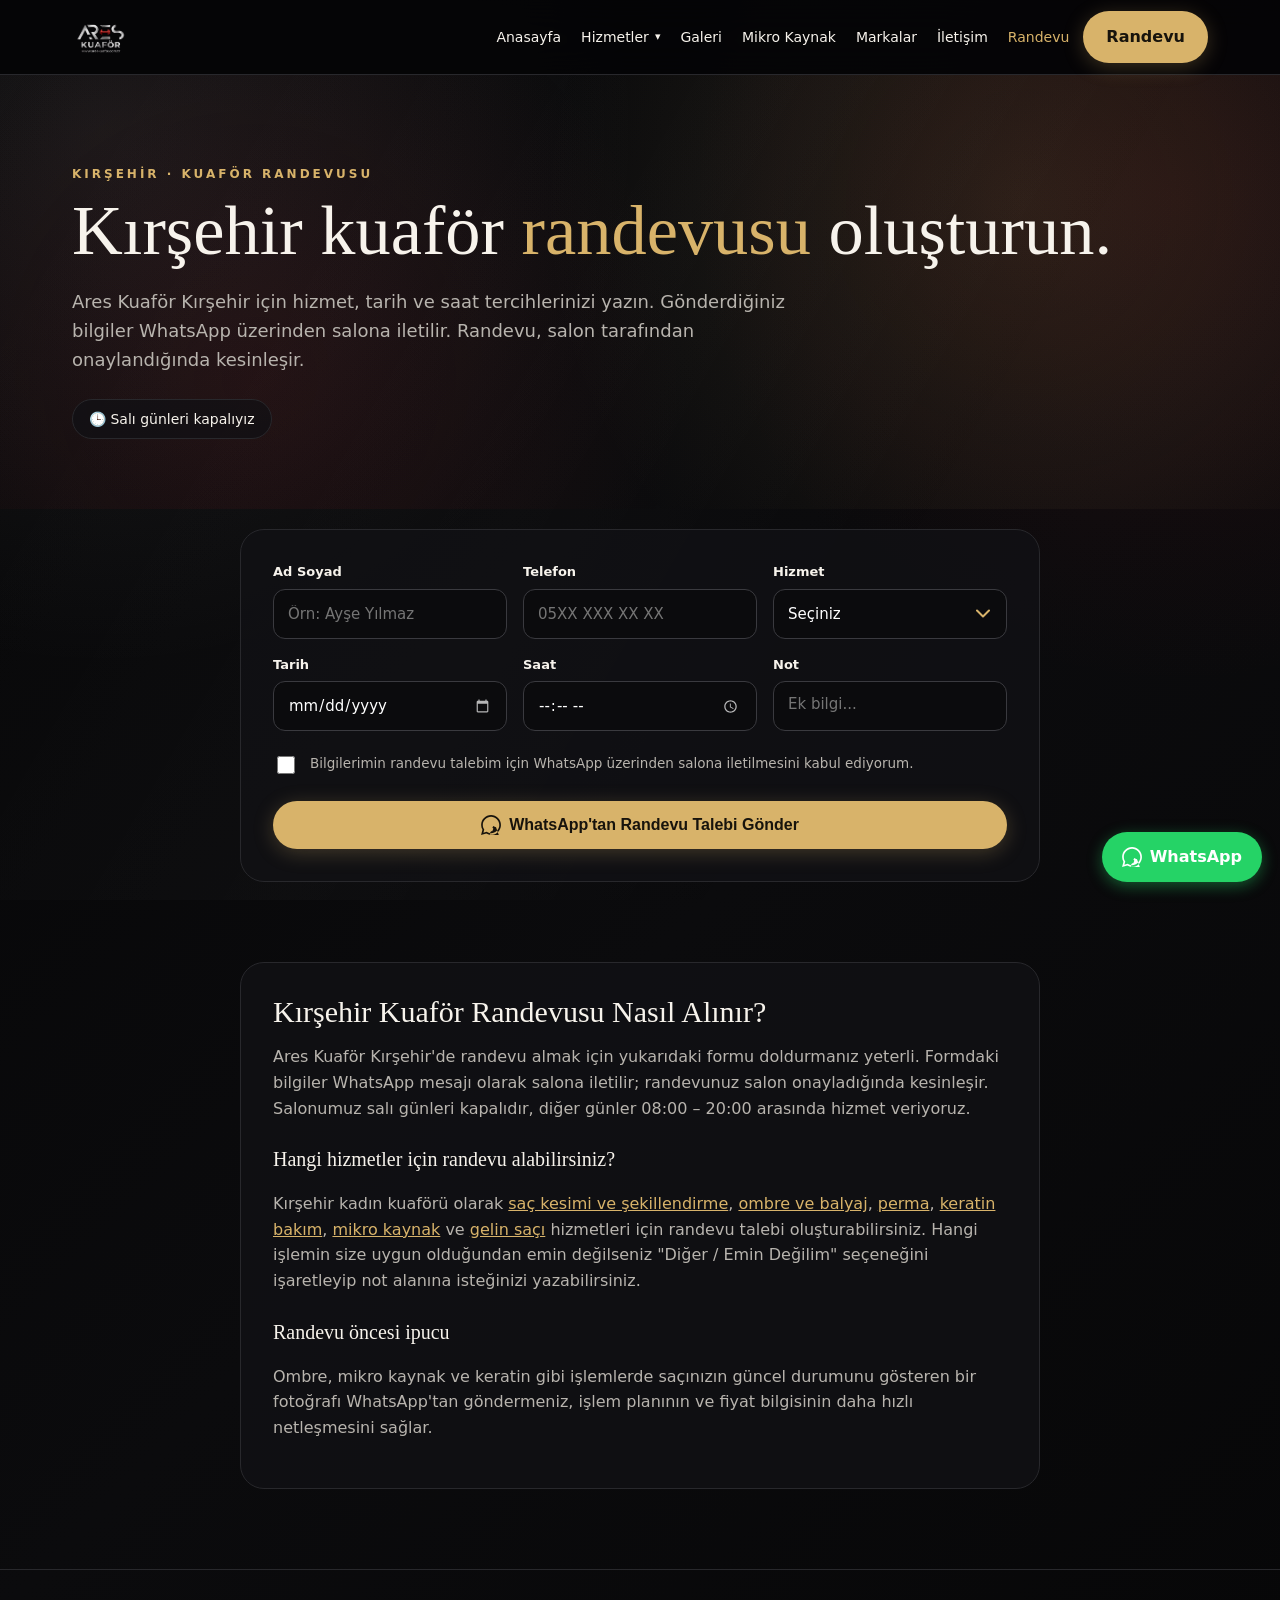
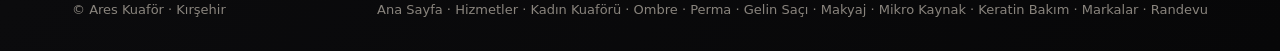
<file: randevu.html>
<!DOCTYPE html>
<html lang="tr">
<head>
<meta charset="utf-8">
<meta name="viewport" content="width=device-width,initial-scale=1">
<title>Kırşehir Kuaför Randevusu | Ares Kuaför</title>
<meta name="description" content="Kırşehir kuaför randevusu: Ares Kuaför'e hizmet, tarih ve saat bilgilerinizi WhatsApp ile iletin. Salı günleri kapalı, diğer günler 08:00–20:00.">
<link rel="canonical" href="https://areskuafor.com.tr/randevu.html">
<link rel="stylesheet" href="/menu.css"/>
<script src="/menu.js" defer></script>
<style>
:root{--bg:#050506;--bg2:#0b0b0d;--card:#111114;--gold:#d8b36a;--gold-glow:rgba(216,179,106,0.18);--silver:#d7d9dc;--red:#a61f26;--cream:#f7f3ec;--muted:#b8b4ae;--line:#28282c}
*{box-sizing:border-box}
/* Kaydırma çubuğunu sabitleyerek tüm sayfalarda logo kaymasını tamamen önlüyoruz */
html{scroll-behavior:smooth;overflow-y:scroll}
body{margin:0;background:radial-gradient(circle at 8% 8%,rgba(215,217,220,.09),transparent 28%),radial-gradient(circle at 92% 12%,rgba(166,31,38,.12),transparent 26%),linear-gradient(135deg,var(--bg),var(--bg2) 55%,#070708);color:var(--cream);font-family:Inter,system-ui,-apple-system,BlinkMacSystemFont,"Segoe UI",sans-serif;line-height:1.6;padding-bottom:0}body:before{content:"";position:fixed;inset:0;pointer-events:none;background:linear-gradient(120deg,transparent 0%,rgba(255,255,255,.025) 45%,transparent 70%);z-index:-1}a{color:inherit;text-decoration:none}.wrap{max-width:1180px;margin:auto;padding:0 22px}
.btn{display:inline-flex;align-items:center;justify-content:center;gap:8px;padding:12px 22px;border-radius:999px;border:1px solid #555;font-weight:700;transition:all .25s ease;flex-shrink:0}.btn:hover{transform:translateY(-2px)}.gold{background:var(--gold);color:#17130c!important;border-color:transparent;box-shadow:0 4px 20px rgba(216,179,106,0.25)}.gold:hover{background:#e3bf79;box-shadow:0 6px 25px rgba(216,179,106,0.4)}
.hero{padding:90px 0 70px;position:relative;overflow:hidden;background:radial-gradient(circle at 80% 30%,rgba(216,179,106,.12),transparent 45%),radial-gradient(circle at 20% 70%,rgba(166,31,38,.12),transparent 40%)}
.kicker{color:var(--gold);font-size:12px;letter-spacing:3px;text-transform:uppercase;font-weight:800}h1,h2,h3{font-family:Georgia,serif;font-weight:500}h1{font-size:clamp(42px,5.5vw,76px);line-height:1.05;margin:10px 0 20px}h2{font-size:42px;line-height:1.1}p{color:var(--muted)}section{padding:80px 0}.grid3{display:grid;grid-template-columns:repeat(3,1fr);gap:16px}.grid4{display:grid;grid-template-columns:repeat(4,1fr);gap:14px}.card{background:rgba(17,17,20,.92);border:1px solid var(--line);border-radius:18px;padding:25px}.card h3{font-size:24px;margin:8px 0}
.float{position:fixed;right:18px;bottom:18px;z-index:40;background:#25D366;color:#fff;padding:12px 20px;border-radius:999px;font-weight:800;display:inline-flex;align-items:center;gap:8px;box-shadow:0 4px 15px rgba(37,211,102,0.4)}
.quick-action-bar{display:none}

/* Form alanları */
.field{display:flex;flex-direction:column;font-size:13px;font-weight:700}
.field input,.field select,.field textarea{width:100%;padding:12px 14px;margin-top:6px;background:#0b0b0d;color:#fff;border:1px solid #3a3a3f;border-radius:12px;outline:none;font:inherit;font-weight:400;font-size:15px}
.field input:focus,.field select:focus,.field textarea:focus{border-color:var(--gold)}
/* Tüm alanlar aynı boyutta: iPhone'da tarih/saat kutularının taşmasını ve farklı yükseklikte görünmesini önler */
.grid3>*{min-width:0}
.field input,.field select,.field textarea{
  -webkit-appearance:none;appearance:none;
  display:block;box-sizing:border-box;
  width:100%;max-width:100%;min-width:0;
  height:50px;min-height:50px;line-height:1.2;
}
.field input[type="date"],.field input[type="time"]{
  text-align:left;-webkit-text-align:left;
}
.field input[type="date"]::-webkit-date-and-time-value,
.field input[type="time"]::-webkit-date-and-time-value{text-align:left;margin:0;min-height:1.2em}
.field input[type="date"]::-webkit-calendar-picker-indicator,
.field input[type="time"]::-webkit-calendar-picker-indicator{filter:invert(1);opacity:.7}
.field textarea{height:50px;min-height:50px;resize:none;padding-top:13px}
.field select{
  padding-right:40px;
  background-image:url("data:image/svg+xml;utf8,<svg xmlns='http://www.w3.org/2000/svg' width='14' height='9' viewBox='0 0 14 9' fill='none' stroke='%23d8b36a' stroke-width='2' stroke-linecap='round' stroke-linejoin='round'><path d='M1 1.5l6 6 6-6'/></svg>");
  background-repeat:no-repeat;background-position:right 16px center;
}
.field input:user-invalid,.field select:user-invalid{border-color:var(--red)}
.field-error{color:#ff8a8f;font-size:12.5px;font-weight:600;margin-top:6px;min-height:0}
.field-error:empty{display:none}
.hours-note{display:inline-flex;align-items:center;gap:8px;margin-top:6px;padding:8px 16px;border:1px solid var(--line);border-radius:999px;background:rgba(17,17,20,.7);color:var(--cream);font-size:14px}
.consent{display:flex;gap:12px;align-items:flex-start;margin-top:22px;font-size:13.5px;color:var(--muted);line-height:1.5;cursor:pointer}
.consent input{margin-top:3px;width:18px;height:18px;flex-shrink:0;accent-color:var(--gold)}
.success{display:none;margin-top:22px;padding:20px 22px;border-radius:16px;border:1px solid rgba(216,179,106,.5);background:var(--gold-glow)}
.success.show{display:block}
.success strong{color:var(--gold);font-size:17px;display:block;margin-bottom:6px}
.success p{margin:0 0 8px;color:var(--cream);font-size:15px}
.success a{color:var(--gold);text-decoration:underline;font-weight:700}
.seo-text h2{font-size:30px;margin:0 0 14px}
.seo-text h3{font-size:20px;margin:22px 0 6px}
.seo-text a{color:var(--gold);text-decoration:underline}

@media(max-width:960px){.grid3{grid-template-columns:1fr}}
@media(max-width:768px){body{padding-bottom:70px}.float{display:none!important}.quick-action-bar{display:flex;position:fixed;bottom:0;left:0;right:0;z-index:999;background:rgba(11,11,13,0.95);backdrop-filter:blur(12px);border-top:1px solid var(--line);padding:8px 12px;justify-content:space-around;align-items:center;box-shadow:0 -5px 25px rgba(0,0,0,0.5)}.quick-action-bar a{display:flex;flex-direction:column;align-items:center;gap:4px;font-size:11px;font-weight:600;color:var(--muted);flex:1;text-align:center}.quick-action-bar svg{width:20px;height:20px}.quick-action-bar .action-btn-highlight{background:var(--gold);color:#111!important;padding:8px 12px;border-radius:12px;font-weight:800}}
@media(max-width:600px){.hero{padding:60px 0 50px}h2{font-size:34px}.seo-text h2{font-size:26px}}
</style>
</head>
<body>

<!-- WhatsApp ikonu (tek sefer tanımlı, aşağıda tekrar kullanılıyor) -->
<svg width="0" height="0" style="position:absolute" aria-hidden="true">
  <symbol id="wa-icon" viewBox="0 0 24 24"><path d="M.057 24l1.687-6.163c-1.041-1.804-1.588-3.849-1.587-5.946.003-6.556 5.338-11.891 11.893-11.891 3.181.001 6.167 1.24 8.413 3.488 2.245 2.248 3.481 5.236 3.48 8.414-.003 6.557-5.338 11.892-11.893 11.892-1.99-.001-3.951-.5-5.688-1.448l-6.305 1.654zm6.597-3.807c1.676.995 3.276 1.591 5.392 1.592 5.448 0 9.886-4.434 9.889-9.885.002-5.462-4.415-9.89-9.881-9.892-5.452 0-9.887 4.434-9.889 9.884-.001 2.225.651 3.891 1.746 5.634l-.999 3.648 3.742-.981zm11.387-5.464c-.074-.124-.272-.198-.57-.347-.297-.149-1.758-.868-2.031-.967-.272-.099-.47-.149-.669.149-.198.297-.768.967-.941 1.165-.173.198-.018.458.13.606.134.133.297.347.446.521.151.172.2.296.3.495.099.198.05.372-.025.521-.075.148-.669 1.611-.916 2.206-.242.579-.487.501-.669.51l-.57-.01c-.198 0-.52.074-.792.372s-1.04 1.016-1.04 2.479 1.065 2.876 1.213 3.074c.149.198 2.095 3.2 5.076 4.487.709.306 1.263.489 1.694.626.712.226 1.36.194 1.872.118.571-.085 1.758-.719 2.006-1.413.248-.695.173-1.29.173-1.414z"/></symbol>
</svg>

<!-- ORTAK MENÜ: menu.js tarafından doldurulur -->
<nav id="site-nav" aria-label="Ana menü">
  <noscript>
    <div class="wrap" style="padding-top:14px;padding-bottom:14px;display:flex;gap:16px;flex-wrap:wrap">
      <a href="/">Anasayfa</a>
      <a href="hizmetler.html">Hizmetler</a>
      <a href="kadin-kuaforu.html">Kadın Kuaförü</a>
      <a href="ombre.html">Ombre</a>
      <a href="perma.html">Perma</a>
      <a href="mikro-kaynak.html">Mikro Kaynak</a>
      <a href="gelin-saci.html">Gelin Saçı</a>
      <a href="markalar.html">Markalar</a>
      <a href="randevu.html">Randevu</a>
    </div>
  </noscript>
</nav>

<header class="hero">
  <div class="wrap">
    <div class="kicker">Kırşehir · Kuaför Randevusu</div>
    <h1>Kırşehir kuaför <span style="color:var(--gold)">randevusu</span> oluşturun.</h1>
    <p style="max-width:720px;font-size:18px">Ares Kuaför Kırşehir için hizmet, tarih ve saat tercihlerinizi yazın. Gönderdiğiniz bilgiler WhatsApp üzerinden salona iletilir. Randevu, salon tarafından onaylandığında kesinleşir.</p>
    <div class="hours-note">🕒 Salı günleri kapalıyız</div>
  </div>
</header>

<main>
  <section style="padding-top:20px">
    <div class="wrap">
      <div class="card" style="max-width:800px;margin:0 auto;padding:32px;border-radius:24px">
        <form id="appointment-form" novalidate>
          <div class="grid3">
            <label class="field" for="name">Ad Soyad
              <input id="name" required name="name" autocomplete="name" placeholder="Örn: Ayşe Yılmaz">
            </label>
            <div>
              <label class="field" for="phone">Telefon
                <input id="phone" required name="phone" type="tel" inputmode="numeric" autocomplete="tel" maxlength="14" placeholder="05XX XXX XX XX" aria-describedby="phone-error">
              </label>
              <div class="field-error" id="phone-error" role="alert"></div>
            </div>
            <label class="field" for="service">Hizmet
              <select id="service" required name="service">
                <option value="">Seçiniz</option>
                <optgroup label="Saç Kesim &amp; Şekillendirme">
                  <option>Saç Kesimi</option>
                  <option>Fön</option>
                  <option>Saç Şekillendirme (Maşa / Dalga)</option>
                </optgroup>
                <optgroup label="Renk &amp; Renklendirme">
                  <option>Saç Boyama</option>
                  <option>Ombre</option>
                  <option>Sombre</option>
                  <option>Balyaj</option>
                  <option>Röfle</option>
                </optgroup>
                <optgroup label="Saç Bakımı &amp; Kalıcı İşlemler">
                  <option>Keratin Bakım</option>
                  <option>Saç Bakımı / Onarım</option>
                  <option>Perma</option>
                </optgroup>
                <optgroup label="Mikro Kaynak">
                  <option>Mikro Kaynak Uygulaması</option>
                  <option>Mikro Kaynak Bakım / Kontrol</option>
                  <option>Mikro Kaynak Ön Danışmanlık</option>
                </optgroup>
                <optgroup label="Özel Gün Hazırlığı">
                  <option>Gelin Saçı</option>
                  <option>Nişan Saçı</option>
                  <option>Özel Gün Saç Tasarımı</option>
                  <option>Makyaj</option>
                </optgroup>
                <optgroup label="El &amp; Ayak Bakımı">
                  <option>Manikür</option>
                  <option>Pedikür</option>
                  <option>Manikür &amp; Pedikür</option>
                </optgroup>
                <option>Diğer / Emin Değilim</option>
              </select>
            </label>
          </div>
          <div class="grid3" style="margin-top:16px">
            <div>
              <label class="field" for="date">Tarih
                <input id="date" required name="date" type="date" aria-describedby="date-error">
              </label>
              <div class="field-error" id="date-error" role="alert"></div>
            </div>
            <div>
              <label class="field" for="time">Saat
                <input id="time" required name="time" type="time" min="08:00" max="20:00" aria-describedby="time-error">
              </label>
              <div class="field-error" id="time-error" role="alert"></div>
            </div>
            <label class="field" for="note">Not
              <textarea id="note" name="note" rows="1" placeholder="Ek bilgi..."></textarea>
            </label>
          </div>

          <label class="consent" for="consent">
            <input id="consent" name="consent" type="checkbox" required>
            <span> Bilgilerimin randevu talebim için WhatsApp üzerinden salona iletilmesini kabul ediyorum.</span>
            <!-- KVKK aydınlatma metni sayfanız hazır olunca yukarıdaki metne bağlantı ekleyin: <a href="/kvkk.html">Aydınlatma metni</a> -->
          </label>
          <div class="field-error" id="consent-error" role="alert"></div>

          <button class="btn gold" type="submit" style="width:100%;margin-top:24px;padding:14px;font-size:16px;cursor:pointer;border:none">
            <svg width="20" height="20" fill="currentColor" aria-hidden="true"><use href="#wa-icon"/></svg>
            WhatsApp'tan Randevu Talebi Gönder
          </button>

          <div class="success" id="success" role="status" aria-live="polite">
            <strong>✓ Randevu talebiniz hazırlandı</strong>
            <p>WhatsApp penceresi açıldıysa mesajı <b>göndererek</b> talebinizi tamamlayın. Talebiniz salona ulaştığında en kısa sürede size dönüş yapılacaktır.</p>
            <p>WhatsApp açılmadıysa <a id="wa-fallback" href="https://wa.me/905531293338" target="_blank" rel="noopener">buraya dokunarak</a> mesajı gönderebilirsiniz.</p>
          </div>
        </form>
      </div>
    </div>
  </section>

  <section style="padding-top:0">
    <div class="wrap">
      <div class="card seo-text" style="max-width:800px;margin:0 auto;padding:32px;border-radius:24px">
        <h2>Kırşehir Kuaför Randevusu Nasıl Alınır?</h2>
        <p>Ares Kuaför Kırşehir'de randevu almak için yukarıdaki formu doldurmanız yeterli. Formdaki bilgiler WhatsApp mesajı olarak salona iletilir; randevunuz salon onayladığında kesinleşir. Salonumuz salı günleri kapalıdır, diğer günler 08:00 – 20:00 arasında hizmet veriyoruz.</p>

        <h3>Hangi hizmetler için randevu alabilirsiniz?</h3>
        <p>Kırşehir kadın kuaförü olarak <a href="kadin-kuaforu.html">saç kesimi ve şekillendirme</a>, <a href="ombre.html">ombre ve balyaj</a>, <a href="perma.html">perma</a>, <a href="keratinbakim.html">keratin bakım</a>, <a href="mikro-kaynak.html">mikro kaynak</a> ve <a href="gelin-saci.html">gelin saçı</a> hizmetleri için randevu talebi oluşturabilirsiniz. Hangi işlemin size uygun olduğundan emin değilseniz "Diğer / Emin Değilim" seçeneğini işaretleyip not alanına isteğinizi yazabilirsiniz.</p>

        <h3>Randevu öncesi ipucu</h3>
        <p>Ombre, mikro kaynak ve keratin gibi işlemlerde saçınızın güncel durumunu gösteren bir fotoğrafı WhatsApp'tan göndermeniz, işlem planının ve fiyat bilgisinin daha hızlı netleşmesini sağlar.</p>
      </div>
    </div>
  </section>
</main>

<!-- ORTAK FOOTER: menu.js tarafından doldurulur -->
<footer id="site-footer">
  <noscript>
    <div class="wrap foot">
      <div>© Ares Kuaför · Kırşehir</div>
      <div><a href="/">Ana Sayfa</a> · <a href="hizmetler.html">Hizmetler</a> · <a href="perma.html">Perma</a> · <a href="mikro-kaynak.html">Mikro Kaynak</a> · <a href="randevu.html">Randevu</a></div>
    </div>
  </noscript>
</footer>

<!-- Masaüstü Sabit WhatsApp Butonu -->
<a class="float" href="https://wa.me/905531293338" rel="noopener" target="_blank">
  <svg width="20" height="20" fill="currentColor" aria-hidden="true"><use href="#wa-icon"/></svg>
  WhatsApp
</a>

<!-- MOBİL ALT SABİT HIZLI EYLEM ÇUBUĞU -->
<div class="quick-action-bar">
  <a href="tel:05531293338">
    <svg viewBox="0 0 24 24" fill="none" stroke="currentColor" stroke-width="2"><path d="M22 16.92v3a2 2 0 0 1-2.18 2 19.79 19.79 0 0 1-8.63-3.07 19.5 19.5 0 0 1-6-6 19.79 19.79 0 0 1-3.07-8.67A2 2 0 0 1 4.11 2h3a2 2 0 0 1 2 1.72 12.84 12.84 0 0 0 .7 2.81 2 2 0 0 1-.45 2.11L8.09 9.91a16 16 0 0 0 6 6l1.27-1.27a2 2 0 0 1 2.11-.45 12.84 12.84 0 0 0 2.81.7A2 2 0 0 1 22 16.92z"/></svg>
    Ara
  </a>
  <a href="https://wa.me/905531293338" rel="noopener" target="_blank" style="color:#25D366">
    <svg fill="currentColor" aria-hidden="true"><use href="#wa-icon"/></svg>
    WhatsApp
  </a>
  <a href="https://maps.app.goo.gl/7nh9N5rrybAvzD2x8?g_st=ic" rel="noopener" target="_blank">
    <svg viewBox="0 0 24 24" fill="none" stroke="currentColor" stroke-width="2"><path d="M21 10c0 7-9 13-9 13s-9-6-9-13a9 9 0 0 1 18 0z"/><circle cx="12" cy="10" r="3"/></svg>
    Yol Tarifi
  </a>
  <a href="randevu.html" class="action-btn-highlight">Randevu</a>
</div>

<script>
(function(){
  var form    = document.getElementById('appointment-form');
  var phone   = document.getElementById('phone');
  var date    = document.getElementById('date');
  var time    = document.getElementById('time');
  var consent = document.getElementById('consent');
  var success = document.getElementById('success');
  var fallback= document.getElementById('wa-fallback');

  var pad = function(n){ return String(n).padStart(2,'0'); };

  // Geçmiş tarihleri engelle (yerel saate göre bugün)
  var now = new Date();
  date.min = now.getFullYear() + '-' + pad(now.getMonth()+1) + '-' + pad(now.getDate());

  function setError(input, errId, msg){
    input.setCustomValidity(msg || '');
    document.getElementById(errId).textContent = msg || '';
  }

  // ---- TELEFON: 0 ile başlamalı, 11 hane ----
  function formatPhone(digits){
    return [digits.slice(0,4), digits.slice(4,7), digits.slice(7,9), digits.slice(9,11)]
      .filter(Boolean).join(' ');
  }
  function checkPhone(){
    var d = phone.value.replace(/\D/g,'');
    if (d.length === 0) { setError(phone,'phone-error',''); return; }
    if (!/^0\d{10}$/.test(d)) {
      setError(phone,'phone-error','Telefon numarası 0 ile başlamalı ve 11 haneli olmalıdır (örn. 0553 129 33 38).');
    } else {
      setError(phone,'phone-error','');
    }
  }
  phone.addEventListener('input', function(){
    var d = phone.value.replace(/\D/g,'').slice(0,11);
    if (d.charAt(0) === '5') d = '0' + d;          // 5XX... yazılırsa başa 0 ekle
    phone.value = formatPhone(d);
    checkPhone();
  });
  phone.addEventListener('blur', checkPhone);

  // ---- TARİH: salı günleri kapalı ----
  function isTuesday(v){
    if (!v) return false;
    var p = v.split('-').map(Number);
    return new Date(p[0], p[1]-1, p[2]).getDay() === 2;
  }
  function checkDate(){
    if (isTuesday(date.value)) {
      setError(date,'date-error','Salı günleri kapalıyız. Lütfen başka bir gün seçin.');
    } else {
      setError(date,'date-error','');
    }
  }
  date.addEventListener('input', checkDate);
  date.addEventListener('change', checkDate);

  // ---- SAAT: 08:00 – 20:00 ----
  function checkTime(){
    var v = time.value;
    if (v && (v < '08:00' || v > '20:00')) {
      setError(time,'time-error','Çalışma saatlerimiz 08:00 – 20:00 arasındadır.');
    } else {
      setError(time,'time-error','');
    }
  }
  time.addEventListener('input', checkTime);
  time.addEventListener('change', checkTime);

  // ---- RIZA ----
  consent.addEventListener('change', function(){
    document.getElementById('consent-error').textContent = '';
  });

  function trDate(v){
    var p = v.split('-');
    var gunler = ['Pazar','Pazartesi','Salı','Çarşamba','Perşembe','Cuma','Cumartesi'];
    var g = gunler[new Date(+p[0], +p[1]-1, +p[2]).getDay()];
    return p[2] + '.' + p[1] + '.' + p[0] + ' ' + g;
  }

  form.addEventListener('submit', function(e){
    e.preventDefault();
    checkPhone(); checkDate(); checkTime();

    if (!consent.checked) {
      document.getElementById('consent-error').textContent = 'Devam etmek için kişisel veri onayını işaretlemeniz gerekir.';
    }
    if (!form.checkValidity() || !consent.checked) {
      var first = form.querySelector(':invalid') || consent;
      first.focus();
      if (first.reportValidity) first.reportValidity();
      return;
    }

    var f = new FormData(form);
    var text = [
      'Merhaba Ares Kuaför, randevu talebi oluşturmak istiyorum.',
      '',
      'Ad Soyad: ' + f.get('name'),
      'Telefon: '  + f.get('phone'),
      'Hizmet: '   + f.get('service'),
      'Tarih: '    + trDate(f.get('date')),
      'Saat: '     + f.get('time'),
      'Not: '      + (f.get('note') || 'Yok')
    ].join('\n');
    var url = 'https://wa.me/905531293338?text=' + encodeURIComponent(text);

    fallback.href = url;
    success.classList.add('show');
    success.scrollIntoView({behavior:'smooth', block:'center'});

    var w = window.open(url, '_blank');
    if (!w) { window.location.href = url; }   // açılır pencere engellendiyse aynı sekmede aç

    form.reset();
    [phone, date, time].forEach(function(el){ el.setCustomValidity(''); });
  });
})();
</script>
</body>
</html>
</file>
<file: menu.css>
/* ===== ORTAK MENÜ + FOOTER (tüm sayfalarda aynı) ===== */

/* Menü yüklenene kadar sayfa zıplamasın */
#site-nav{min-height:75px}

nav{position:sticky;top:0;z-index:50;background:rgba(5,5,6,.92);backdrop-filter:blur(16px);border-bottom:1px solid var(--line)}
.navin{height:74px;display:flex;align-items:center;justify-content:space-between;gap:14px;position:relative}
.logo{display:flex;align-items:center;z-index:60;flex-shrink:0}
.logo img{height:56px;width:auto;object-fit:contain;display:block}
.navlinks{display:flex;gap:20px;font-size:14px;align-items:center;margin-left:auto}
.navlinks a:hover,.navlinks a.active{color:var(--gold)}

/* Randevu butonu */
nav .btn{display:inline-flex;align-items:center;justify-content:center;gap:8px;padding:12px 22px;border-radius:999px;border:1px solid #555;font-weight:700;transition:all .25s ease;flex-shrink:0}
nav .btn:hover{transform:translateY(-2px)}
nav .gold{background:var(--gold);color:#17130c!important;border-color:transparent;box-shadow:0 4px 20px rgba(216,179,106,0.25)}
nav .gold:hover{background:#e3bf79;box-shadow:0 6px 25px rgba(216,179,106,0.4)}

/* Mobil menü düğmesi */
.menu-btn{display:none;margin-left:auto;position:relative;z-index:70;background:transparent;border:1px solid #4a4a4d;color:var(--cream);width:44px;height:44px;border-radius:10px;font-size:23px;cursor:pointer}
.mobile-menu{display:none}
.mobile-menu.open{display:flex;flex-direction:column;padding:10px 22px 18px;border-top:1px solid var(--line);background:#070708}
.mobile-menu a{padding:11px 0;border-bottom:1px solid #222}
.mobile-menu a.active{color:var(--gold)}

/* Hizmetler açılır menü (masaüstü) */
.dropdown{position:relative}
.dropdown-toggle{background:none;border:0;color:inherit;font:inherit;cursor:pointer;display:inline-flex;align-items:center;gap:6px;padding:0}
.dropdown-toggle::after{content:"▾";font-size:11px;transition:transform .2s}
.dropdown-toggle:hover,.dropdown.open .dropdown-toggle,.dropdown-toggle.active{color:var(--gold)}
.dropdown.open .dropdown-toggle::after{transform:rotate(180deg)}
.dropdown-menu{display:none;position:absolute;top:calc(100% + 16px);left:-16px;min-width:230px;padding:8px;background:#0d0d10;border:1px solid var(--line);border-radius:14px;box-shadow:0 14px 34px rgba(0,0,0,.6);z-index:80}
.dropdown-menu::before{content:"";position:absolute;top:-16px;left:0;right:0;height:16px}
.dropdown-menu a{display:block;padding:10px 14px;border-radius:10px;white-space:nowrap}
.dropdown-menu a:hover,.dropdown-menu a.active{background:rgba(216,179,106,.1);color:var(--gold)}
.dropdown.open .dropdown-menu{display:block}
@media(hover:hover) and (pointer:fine){
  .dropdown:hover .dropdown-menu,.dropdown:focus-within .dropdown-menu{display:block}
}

/* Hizmetler açılır menü (mobil) */
.m-toggle{display:flex;justify-content:space-between;align-items:center;width:100%;padding:11px 0;background:none;border:0;border-bottom:1px solid #222;color:inherit;font:inherit;text-align:left;cursor:pointer}
.m-toggle::after{content:"▾";transition:transform .2s}
.m-toggle[aria-expanded="true"],.m-toggle.active{color:var(--gold)}
.m-toggle[aria-expanded="true"]::after{transform:rotate(180deg)}
.m-sub{display:none;flex-direction:column;padding-left:14px}
.m-sub.open{display:flex}
.m-sub a{color:var(--muted);font-size:14px}
.m-sub a.active{color:var(--gold)}

@media(max-width:960px){
  .navlinks{display:none}
  .menu-btn{display:block;flex:0 0 44px}
  .navin>.btn{display:none}
}

/* Footer */
footer{border-top:1px solid var(--line);padding:30px 0;color:#89847d;font-size:13px}
.foot{display:flex;justify-content:space-between;flex-wrap:wrap;gap:12px}
footer a:hover{color:var(--gold)}
</file>
